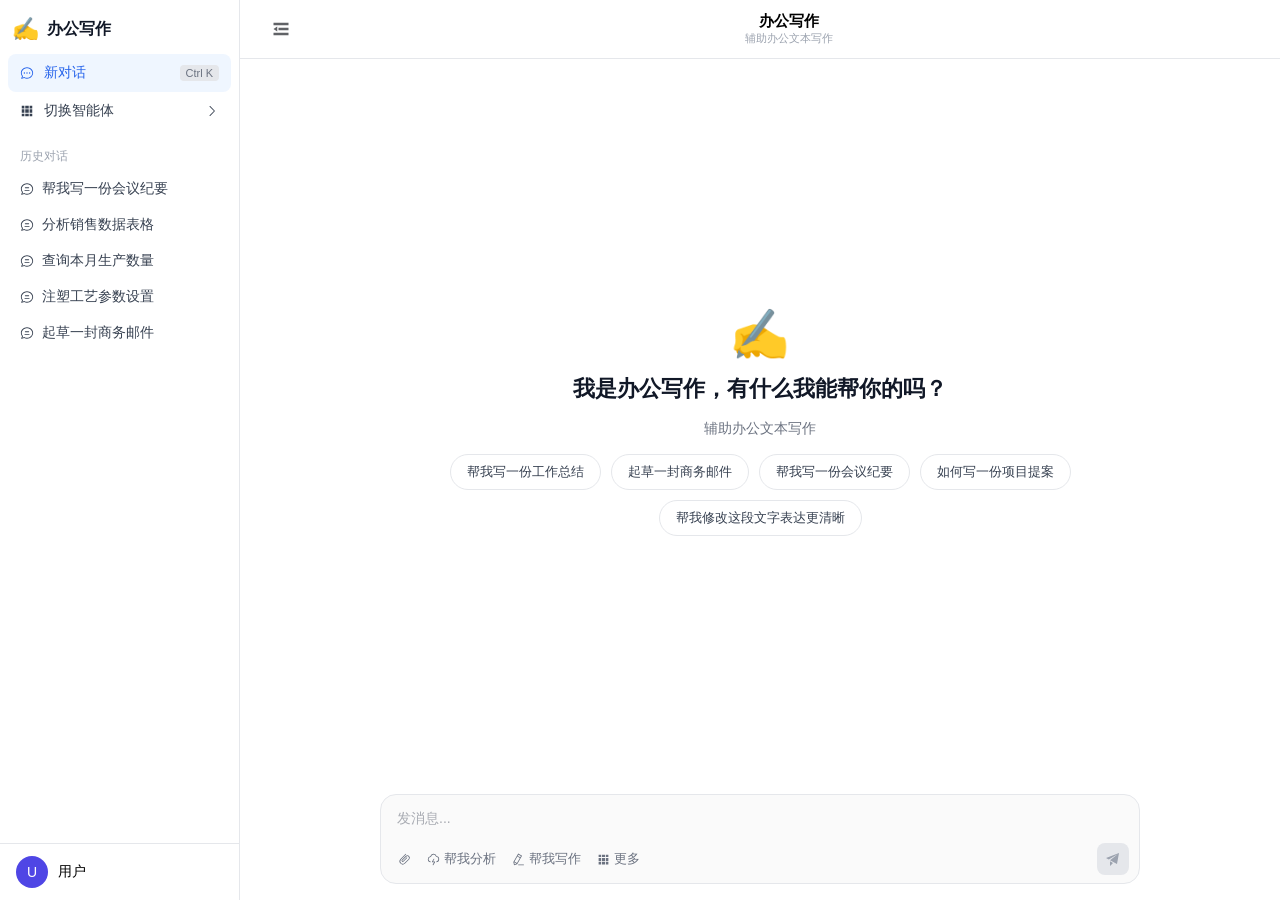
<file: WebAppLauncher/apps/ai/index.html>
<!DOCTYPE html>
<html lang="zh-CN">
  <head>
    <meta charset="UTF-8" />
    <meta name="viewport" content="width=device-width, initial-scale=1.0" />
    <title>AI 智能助手</title>
    <script type="module" crossorigin src="./assets/index-77_NQBkw.js"></script>
    <link rel="stylesheet" crossorigin href="./assets/index-C-NJ8tcd.css">
  </head>
  <body>
    <div id="app"></div>
  </body>
</html>
</file>
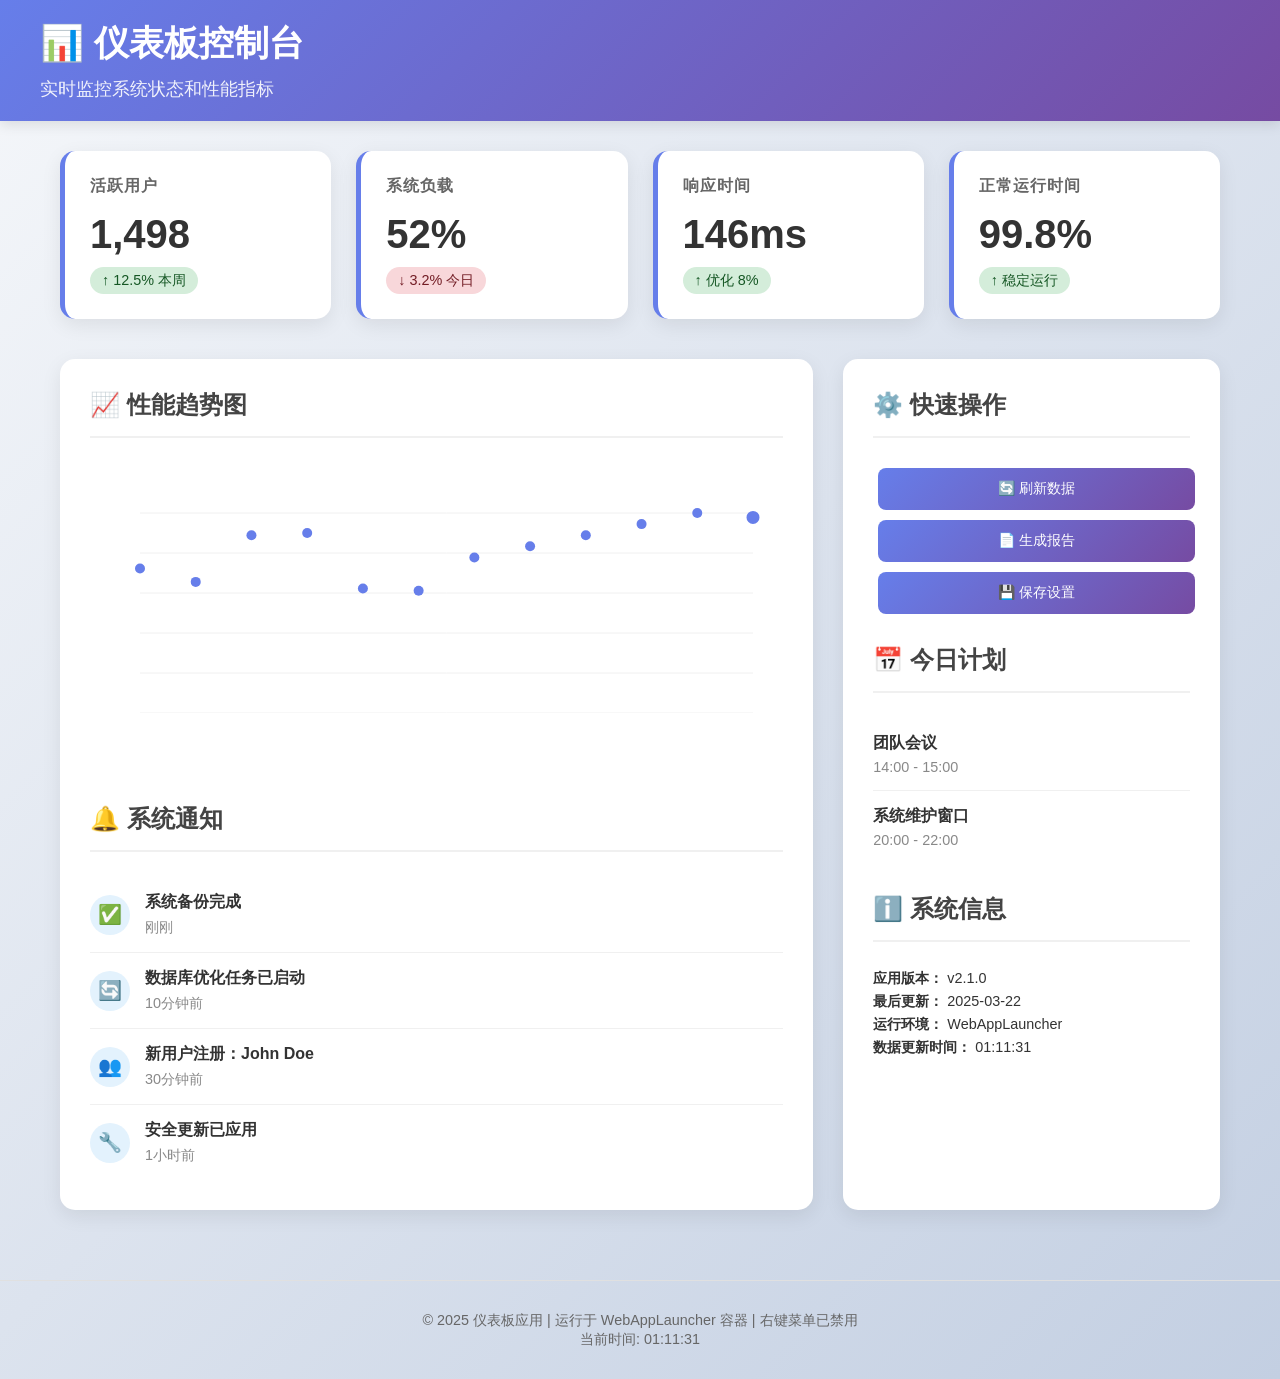
<file: WebAppLauncher/apps/app1/index.html>
<!DOCTYPE html>
<html lang="zh-CN">
<head>
    <meta charset="UTF-8">
    <meta name="viewport" content="width=device-width, initial-scale=1.0">
    <title>仪表板应用</title>
    <style>
        * {
            margin: 0;
            padding: 0;
            box-sizing: border-box;
        }

        body {
            font-family: 'Microsoft YaHei', sans-serif;
            background: linear-gradient(135deg, #f5f7fa 0%, #c3cfe2 100%);
            min-height: 100vh;
            color: #333;
        }

        .header {
            background: linear-gradient(135deg, #667eea 0%, #764ba2 100%);
            color: white;
            padding: 20px 40px;
            box-shadow: 0 4px 12px rgba(0, 0, 0, 0.1);
        }

        .header h1 {
            font-size: 2.2rem;
            margin-bottom: 10px;
        }

        .header p {
            opacity: 0.9;
            font-size: 1.1rem;
        }

        .container {
            max-width: 1200px;
            margin: 0 auto;
            padding: 30px 20px;
        }

        .stats-grid {
            display: grid;
            grid-template-columns: repeat(auto-fit, minmax(250px, 1fr));
            gap: 25px;
            margin-bottom: 40px;
        }

        .stat-card {
            background: white;
            border-radius: 15px;
            padding: 25px;
            box-shadow: 0 6px 20px rgba(0, 0, 0, 0.08);
            transition: transform 0.3s ease, box-shadow 0.3s ease;
            border-left: 5px solid #667eea;
        }

        .stat-card:hover {
            transform: translateY(-5px);
            box-shadow: 0 12px 25px rgba(0, 0, 0, 0.12);
        }

        .stat-card h3 {
            font-size: 1rem;
            color: #666;
            margin-bottom: 15px;
            text-transform: uppercase;
            letter-spacing: 1px;
        }

        .stat-card .value {
            font-size: 2.5rem;
            font-weight: bold;
            color: #333;
            margin-bottom: 10px;
        }

        .stat-card .trend {
            font-size: 0.9rem;
            padding: 4px 12px;
            border-radius: 20px;
            display: inline-block;
        }

        .trend.up {
            background: #d4edda;
            color: #155724;
        }

        .trend.down {
            background: #f8d7da;
            color: #721c24;
        }

        .content-grid {
            display: grid;
            grid-template-columns: 2fr 1fr;
            gap: 30px;
        }

        .main-content {
            background: white;
            border-radius: 15px;
            padding: 30px;
            box-shadow: 0 6px 20px rgba(0, 0, 0, 0.08);
        }

        .sidebar {
            background: white;
            border-radius: 15px;
            padding: 30px;
            box-shadow: 0 6px 20px rgba(0, 0, 0, 0.08);
        }

        h2 {
            font-size: 1.5rem;
            margin-bottom: 25px;
            color: #444;
            padding-bottom: 15px;
            border-bottom: 2px solid #f0f0f0;
        }

        .activity-list {
            list-style: none;
        }

        .activity-item {
            padding: 15px 0;
            border-bottom: 1px solid #f0f0f0;
            display: flex;
            align-items: center;
        }

        .activity-item:last-child {
            border-bottom: none;
        }

        .activity-icon {
            width: 40px;
            height: 40px;
            border-radius: 50%;
            background: #e3f2fd;
            display: flex;
            align-items: center;
            justify-content: center;
            margin-right: 15px;
            font-size: 1.2rem;
        }

        .activity-details {
            flex: 1;
        }

        .activity-title {
            font-weight: 600;
            margin-bottom: 5px;
        }

        .activity-time {
            font-size: 0.9rem;
            color: #888;
        }

        .chart-container {
            height: 300px;
            margin-top: 20px;
            position: relative;
        }

        .footer {
            text-align: center;
            padding: 30px;
            color: #666;
            font-size: 0.9rem;
            border-top: 1px solid #e0e0e0;
            margin-top: 40px;
        }

        .notification {
            position: fixed;
            bottom: 20px;
            right: 20px;
            background: #28a745;
            color: white;
            padding: 15px 25px;
            border-radius: 10px;
            box-shadow: 0 4px 15px rgba(0, 0, 0, 0.2);
            display: none;
            z-index: 1000;
        }

        @keyframes fadeIn {
            from { opacity: 0; transform: translateY(20px); }
            to { opacity: 1; transform: translateY(0); }
        }

        .stat-card, .main-content, .sidebar {
            animation: fadeIn 0.6s ease-out;
        }
    </style>
</head>
<body>
    <div class="header">
        <h1>📊 仪表板控制台</h1>
        <p>实时监控系统状态和性能指标</p>
    </div>

    <div class="container">
        <div class="stats-grid">
            <div class="stat-card">
                <h3>活跃用户</h3>
                <div class="value" id="activeUsers">1,248</div>
                <span class="trend up">↑ 12.5% 本周</span>
            </div>
            <div class="stat-card">
                <h3>系统负载</h3>
                <div class="value" id="systemLoad">68%</div>
                <span class="trend down">↓ 3.2% 今日</span>
            </div>
            <div class="stat-card">
                <h3>响应时间</h3>
                <div class="value" id="responseTime">142ms</div>
                <span class="trend up">↑ 优化 8%</span>
            </div>
            <div class="stat-card">
                <h3>正常运行时间</h3>
                <div class="value" id="uptime">99.8%</div>
                <span class="trend up">↑ 稳定运行</span>
            </div>
        </div>

        <div class="content-grid">
            <div class="main-content">
                <h2>📈 性能趋势图</h2>
                <div class="chart-container" id="performanceChart">
                    <!-- 图表将通过JavaScript生成 -->
                    <canvas id="chartCanvas"></canvas>
                </div>
                
                <h2 style="margin-top: 40px;">🔔 系统通知</h2>
                <ul class="activity-list">
                    <li class="activity-item">
                        <div class="activity-icon">✅</div>
                        <div class="activity-details">
                            <div class="activity-title">系统备份完成</div>
                            <div class="activity-time">刚刚</div>
                        </div>
                    </li>
                    <li class="activity-item">
                        <div class="activity-icon">🔄</div>
                        <div class="activity-details">
                            <div class="activity-title">数据库优化任务已启动</div>
                            <div class="activity-time">10分钟前</div>
                        </div>
                    </li>
                    <li class="activity-item">
                        <div class="activity-icon">👥</div>
                        <div class="activity-details">
                            <div class="activity-title">新用户注册：John Doe</div>
                            <div class="activity-time">30分钟前</div>
                        </div>
                    </li>
                    <li class="activity-item">
                        <div class="activity-icon">🔧</div>
                        <div class="activity-details">
                            <div class="activity-title">安全更新已应用</div>
                            <div class="activity-time">1小时前</div>
                        </div>
                    </li>
                </ul>
            </div>

            <div class="sidebar">
                <h2>⚙️ 快速操作</h2>
                <div style="margin-bottom: 25px;">
                    <button class="action-btn" onclick="refreshData()">🔄 刷新数据</button>
                    <button class="action-btn" onclick="generateReport()">📄 生成报告</button>
                    <button class="action-btn" onclick="showNotification('设置已保存')">💾 保存设置</button>
                </div>

                <h2>📅 今日计划</h2>
                <ul class="activity-list">
                    <li class="activity-item">
                        <div class="activity-details">
                            <div class="activity-title">团队会议</div>
                            <div class="activity-time">14:00 - 15:00</div>
                        </div>
                    </li>
                    <li class="activity-item">
                        <div class="activity-details">
                            <div class="activity-title">系统维护窗口</div>
                            <div class="activity-time">20:00 - 22:00</div>
                        </div>
                    </li>
                </ul>

                <h2 style="margin-top: 30px;">ℹ️ 系统信息</h2>
                <div style="font-size: 0.9rem; line-height: 1.6;">
                    <p><strong>应用版本：</strong> v2.1.0</p>
                    <p><strong>最后更新：</strong> 2025-03-22</p>
                    <p><strong>运行环境：</strong> WebAppLauncher</p>
                    <p><strong>数据更新时间：</strong> <span id="updateTime">--:--:--</span></p>
                </div>
            </div>
        </div>
    </div>

    <div class="footer">
        <p>© 2025 仪表板应用 | 运行于 WebAppLauncher 容器 | 右键菜单已禁用</p>
        <p>当前时间: <span id="currentTime">--:--:--</span></p>
    </div>

    <div class="notification" id="notification">
        操作成功！
    </div>

    <script>
        // 初始化时间显示
        function updateTime() {
            const now = new Date();
            document.getElementById('currentTime').textContent = 
                now.toLocaleTimeString('zh-CN');
            document.getElementById('updateTime').textContent = 
                now.toLocaleTimeString('zh-CN');
        }
        
        // 更新统计数据
        function updateStats() {
            const users = Math.floor(Math.random() * 500) + 1000;
            const load = Math.floor(Math.random() * 30) + 50;
            const response = Math.floor(Math.random() * 50) + 100;
            
            document.getElementById('activeUsers').textContent = 
                users.toLocaleString();
            document.getElementById('systemLoad').textContent = 
                load + '%';
            document.getElementById('responseTime').textContent = 
                response + 'ms';
        }
        
        // 显示通知
        function showNotification(message) {
            const notification = document.getElementById('notification');
            notification.textContent = message;
            notification.style.display = 'block';
            
            setTimeout(() => {
                notification.style.display = 'none';
            }, 3000);
        }
        
        // 刷新数据
        function refreshData() {
            updateStats();
            showNotification('数据已刷新');
        }
        
        // 生成报告
        function generateReport() {
            showNotification('报告生成中...');
            setTimeout(() => {
                showNotification('报告已生成并保存');
            }, 1500);
        }
        
        // 创建简单图表
        function createChart() {
            const canvas = document.getElementById('chartCanvas');
            if (!canvas.getContext) return;
            
            const ctx = canvas.getContext('2d');
            canvas.width = document.querySelector('.chart-container').offsetWidth;
            canvas.height = 250;
            
            // 绘制简单折线图
            const data = [65, 59, 80, 81, 56, 55, 70, 75, 80, 85, 90, 88];
            const labels = ['1月', '2月', '3月', '4月', '5月', '6月', 
                          '7月', '8月', '9月', '10月', '11月', '12月'];
            
            const max = Math.max(...data);
            const scale = 200 / max;
            
            ctx.clearRect(0, 0, canvas.width, canvas.height);
            
            // 绘制网格
            ctx.strokeStyle = '#f0f0f0';
            ctx.lineWidth = 1;
            
            for (let i = 0; i <= 5; i++) {
                const y = 50 + i * 40;
                ctx.beginPath();
                ctx.moveTo(50, y);
                ctx.lineTo(canvas.width - 30, y);
                ctx.stroke();
            }
            
            // 绘制折线
            ctx.strokeStyle = '#667eea';
            ctx.lineWidth = 3;
            ctx.beginPath();
            
            data.forEach((value, index) => {
                const x = 50 + index * (canvas.width - 80) / (data.length - 1);
                const y = 250 - value * scale;
                
                if (index === 0) {
                    ctx.moveTo(x, y);
                } else {
                    ctx.lineTo(x, y);
                }
                
                // 绘制数据点
                ctx.fillStyle = '#667eea';
                ctx.beginPath();
                ctx.arc(x, y, 5, 0, Math.PI * 2);
                ctx.fill();
            });
            
            ctx.stroke();
            
            // 绘制标签
            ctx.fillStyle = '#666';
            ctx.font = '12px Microsoft YaHei';
            ctx.textAlign = 'center';
            
            labels.forEach((label, index) => {
                const x = 50 + index * (canvas.width - 80) / (data.length - 1);
                ctx.fillText(label, x, 270);
            });
        }
        
        // 初始化
        function init() {
            updateTime();
            updateStats();
            createChart();
            
            // 每秒更新时间
            setInterval(updateTime, 1000);
            
            // 每30秒更新数据
            setInterval(updateStats, 30000);
            
            // 每5分钟重新绘制图表
            setInterval(createChart, 300000);
            
            // 发送加载完成消息
            if (window.chrome && window.chrome.webview) {
                window.chrome.webview.postMessage('仪表板应用已加载');
            }
        }
        
        // 页面加载完成后初始化
        window.addEventListener('load', init);
        
        // 添加按钮样式
        const style = document.createElement('style');
        style.textContent = `
            .action-btn {
                background: linear-gradient(135deg, #667eea 0%, #764ba2 100%);
                color: white;
                border: none;
                padding: 12px 20px;
                border-radius: 8px;
                font-size: 14px;
                cursor: pointer;
                margin: 5px;
                transition: transform 0.2s, box-shadow 0.2s;
                width: 100%;
            }
            
            .action-btn:hover {
                transform: translateY(-2px);
                box-shadow: 0 6px 15px rgba(102, 126, 234, 0.3);
            }
            
            .action-btn:active {
                transform: translateY(0);
            }
        `;
        document.head.appendChild(style);
    </script>
</body>
</html>
</file>
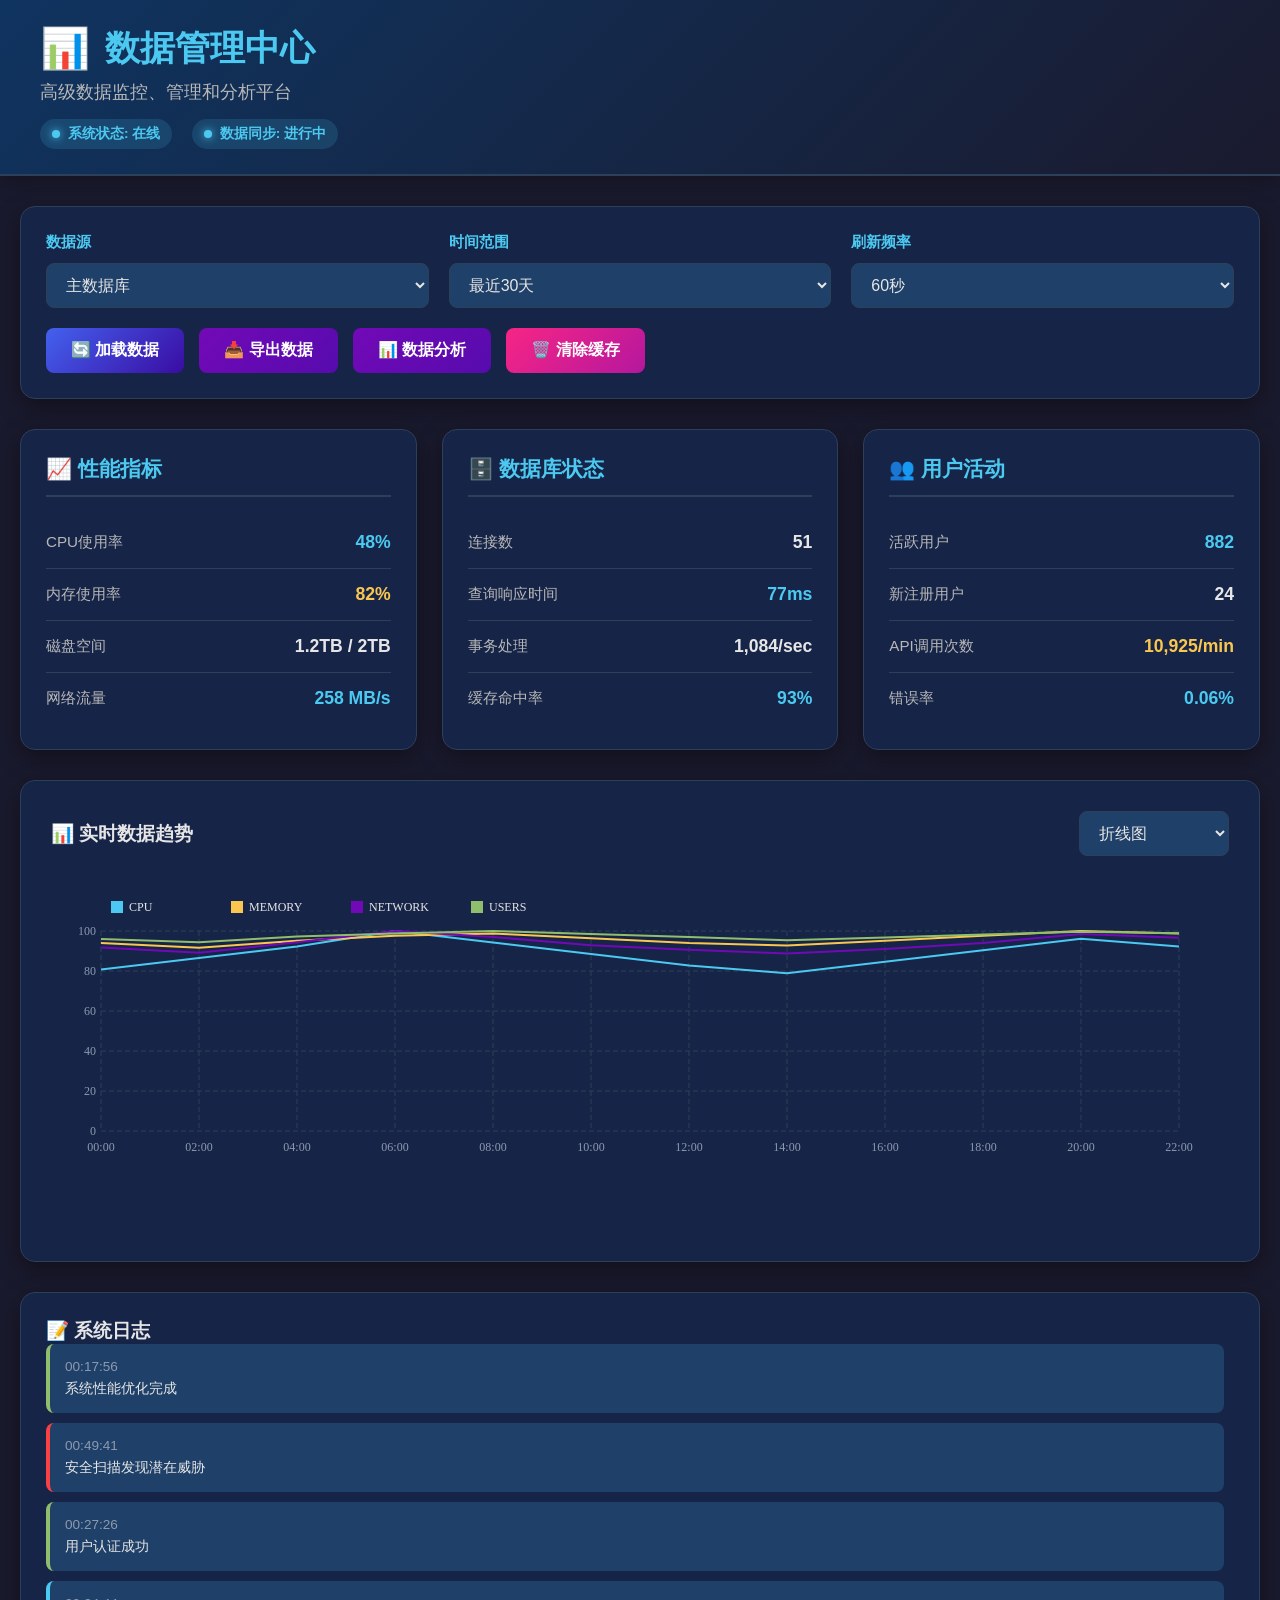
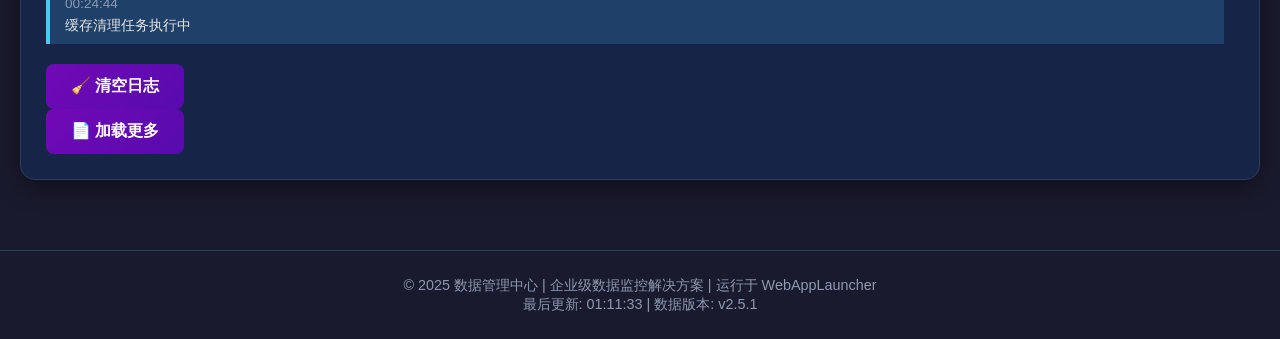
<file: WebAppLauncher/apps/app2/index.html>
<!DOCTYPE html>
<html lang="zh-CN">
<head>
    <meta charset="UTF-8">
    <meta name="viewport" content="width=device-width, initial-scale=1.0">
    <title>数据管理中心</title>
    <style>
        * {
            margin: 0;
            padding: 0;
            box-sizing: border-box;
        }

        body {
            font-family: 'Microsoft YaHei', sans-serif;
            background: #1a1a2e;
            color: #e6e6e6;
            min-height: 100vh;
        }

        .header {
            background: linear-gradient(135deg, #0f3460 0%, #1a1a2e 100%);
            padding: 25px 40px;
            border-bottom: 2px solid #2d4059;
            box-shadow: 0 4px 20px rgba(0, 0, 0, 0.3);
        }

        .header h1 {
            font-size: 2.2rem;
            color: #4cc9f0;
            margin-bottom: 8px;
            display: flex;
            align-items: center;
            gap: 15px;
        }

        .header h1::before {
            content: "📊";
            font-size: 2.5rem;
        }

        .header p {
            color: #b8b8b8;
            font-size: 1.1rem;
        }

        .container {
            max-width: 1400px;
            margin: 0 auto;
            padding: 30px 20px;
        }

        .control-panel {
            background: #162447;
            border-radius: 15px;
            padding: 25px;
            margin-bottom: 30px;
            box-shadow: 0 8px 25px rgba(0, 0, 0, 0.4);
            border: 1px solid #2d4059;
        }

        .control-grid {
            display: grid;
            grid-template-columns: repeat(auto-fit, minmax(200px, 1fr));
            gap: 20px;
            margin-bottom: 20px;
        }

        .control-item {
            display: flex;
            flex-direction: column;
            gap: 10px;
        }

        .control-item label {
            color: #4cc9f0;
            font-weight: 600;
            font-size: 0.95rem;
        }

        .control-input {
            background: #1f4068;
            border: 1px solid #2d4059;
            color: #e6e6e6;
            padding: 12px 15px;
            border-radius: 8px;
            font-size: 1rem;
            transition: border-color 0.3s;
        }

        .control-input:focus {
            outline: none;
            border-color: #4cc9f0;
            box-shadow: 0 0 0 2px rgba(76, 201, 240, 0.2);
        }

        .control-btn {
            background: linear-gradient(135deg, #4361ee 0%, #3a0ca3 100%);
            color: white;
            border: none;
            padding: 12px 25px;
            border-radius: 8px;
            font-size: 1rem;
            font-weight: 600;
            cursor: pointer;
            transition: transform 0.2s, box-shadow 0.2s;
            display: flex;
            align-items: center;
            justify-content: center;
            gap: 10px;
        }

        .control-btn:hover {
            transform: translateY(-2px);
            box-shadow: 0 6px 20px rgba(67, 97, 238, 0.4);
        }

        .control-btn:active {
            transform: translateY(0);
        }

        .btn-primary {
            background: linear-gradient(135deg, #4361ee 0%, #3a0ca3 100%);
        }

        .btn-secondary {
            background: linear-gradient(135deg, #7209b7 0%, #560bad 100%);
        }

        .btn-danger {
            background: linear-gradient(135deg, #f72585 0%, #b5179e 100%);
        }

        .data-grid {
            display: grid;
            grid-template-columns: repeat(auto-fit, minmax(300px, 1fr));
            gap: 25px;
            margin-bottom: 30px;
        }

        .data-card {
            background: #162447;
            border-radius: 15px;
            padding: 25px;
            box-shadow: 0 8px 25px rgba(0, 0, 0, 0.4);
            border: 1px solid #2d4059;
            transition: transform 0.3s, box-shadow 0.3s;
        }

        .data-card:hover {
            transform: translateY(-5px);
            box-shadow: 0 12px 30px rgba(0, 0, 0, 0.5);
            border-color: #4361ee;
        }

        .data-card h3 {
            color: #4cc9f0;
            font-size: 1.3rem;
            margin-bottom: 20px;
            padding-bottom: 12px;
            border-bottom: 2px solid #2d4059;
            display: flex;
            align-items: center;
            gap: 10px;
        }

        .data-list {
            list-style: none;
        }

        .data-item {
            padding: 15px 0;
            border-bottom: 1px solid #2d4059;
            display: flex;
            justify-content: space-between;
            align-items: center;
        }

        .data-item:last-child {
            border-bottom: none;
        }

        .data-label {
            color: #b8b8b8;
            font-size: 0.95rem;
        }

        .data-value {
            color: #e6e6e6;
            font-weight: 600;
            font-size: 1.1rem;
        }

        .data-value.high {
            color: #4cc9f0;
        }

        .data-value.warning {
            color: #f9c74f;
        }

        .data-value.danger {
            color: #f94144;
        }

        .chart-section {
            background: #162447;
            border-radius: 15px;
            padding: 30px;
            margin-bottom: 30px;
            box-shadow: 0 8px 25px rgba(0, 0, 0, 0.4);
            border: 1px solid #2d4059;
        }

        .chart-header {
            display: flex;
            justify-content: space-between;
            align-items: center;
            margin-bottom: 25px;
        }

        .chart-container {
            height: 350px;
            position: relative;
        }

        .logs-section {
            background: #162447;
            border-radius: 15px;
            padding: 25px;
            box-shadow: 0 8px 25px rgba(0, 0, 0, 0.4);
            border: 1px solid #2d4059;
        }

        .logs-container {
            max-height: 300px;
            overflow-y: auto;
            padding-right: 10px;
        }

        .log-entry {
            background: #1f4068;
            padding: 15px;
            margin-bottom: 10px;
            border-radius: 8px;
            border-left: 4px solid;
            font-size: 0.9rem;
        }

        .log-entry.info {
            border-left-color: #4cc9f0;
        }

        .log-entry.warning {
            border-left-color: #f9c74f;
        }

        .log-entry.error {
            border-left-color: #f94144;
        }

        .log-entry.success {
            border-left-color: #90be6d;
        }

        .log-time {
            color: #8d99ae;
            font-size: 0.85rem;
            margin-bottom: 5px;
        }

        .log-message {
            color: #e6e6e6;
        }

        .footer {
            text-align: center;
            padding: 25px;
            color: #8d99ae;
            font-size: 0.9rem;
            border-top: 1px solid #2d4059;
            margin-top: 40px;
        }

        .status-indicator {
            display: inline-flex;
            align-items: center;
            gap: 8px;
            padding: 6px 12px;
            border-radius: 20px;
            font-size: 0.85rem;
            font-weight: 600;
        }

        .status-online {
            background: rgba(76, 201, 240, 0.15);
            color: #4cc9f0;
        }

        .status-offline {
            background: rgba(249, 65, 68, 0.15);
            color: #f94144;
        }

        .status-pending {
            background: rgba(249, 199, 79, 0.15);
            color: #f9c74f;
        }

        .status-dot {
            width: 8px;
            height: 8px;
            border-radius: 50%;
        }

        .status-online .status-dot {
            background: #4cc9f0;
            box-shadow: 0 0 8px #4cc9f0;
        }

        .status-offline .status-dot {
            background: #f94144;
        }

        .status-pending .status-dot {
            background: #f9c74f;
        }

        @keyframes pulse {
            0%, 100% { opacity: 1; }
            50% { opacity: 0.5; }
        }

        .pulse {
            animation: pulse 2s infinite;
        }

        @keyframes slideIn {
            from { opacity: 0; transform: translateY(20px); }
            to { opacity: 1; transform: translateY(0); }
        }

        .data-card, .chart-section, .logs-section {
            animation: slideIn 0.6s ease-out;
        }
    </style>
</head>
<body>
    <div class="header">
        <h1>数据管理中心</h1>
        <p>高级数据监控、管理和分析平台</p>
        <div style="margin-top: 15px;">
            <span class="status-indicator status-online">
                <span class="status-dot"></span>
                系统状态: 在线
            </span>
            <span class="status-indicator status-online" style="margin-left: 15px;">
                <span class="status-dot pulse"></span>
                数据同步: 进行中
            </span>
        </div>
    </div>

    <div class="container">
        <div class="control-panel">
            <div class="control-grid">
                <div class="control-item">
                    <label for="dataSource">数据源</label>
                    <select id="dataSource" class="control-input">
                        <option value="db1">主数据库</option>
                        <option value="db2">备份数据库</option>
                        <option value="api">API接口</option>
                        <option value="file">本地文件</option>
                    </select>
                </div>
                <div class="control-item">
                    <label for="timeRange">时间范围</label>
                    <select id="timeRange" class="control-input">
                        <option value="1h">最近1小时</option>
                        <option value="24h">最近24小时</option>
                        <option value="7d">最近7天</option>
                        <option value="30d" selected>最近30天</option>
                        <option value="custom">自定义</option>
                    </select>
                </div>
                <div class="control-item">
                    <label for="refreshRate">刷新频率</label>
                    <select id="refreshRate" class="control-input">
                        <option value="30">30秒</option>
                        <option value="60" selected>60秒</option>
                        <option value="300">5分钟</option>
                        <option value="900">15分钟</option>
                        <option value="manual">手动刷新</option>
                    </select>
                </div>
            </div>
            
            <div style="display: flex; gap: 15px; margin-top: 20px;">
                <button class="control-btn btn-primary" onclick="loadData()">
                    🔄 加载数据
                </button>
                <button class="control-btn btn-secondary" onclick="exportData()">
                    📥 导出数据
                </button>
                <button class="control-btn btn-secondary" onclick="analyzeData()">
                    📊 数据分析
                </button>
                <button class="control-btn btn-danger" onclick="clearCache()">
                    🗑️ 清除缓存
                </button>
            </div>
        </div>

        <div class="data-grid">
            <div class="data-card">
                <h3>📈 性能指标</h3>
                <ul class="data-list">
                    <li class="data-item">
                        <span class="data-label">CPU使用率</span>
                        <span class="data-value high" id="cpuUsage">42%</span>
                    </li>
                    <li class="data-item">
                        <span class="data-label">内存使用率</span>
                        <span class="data-value warning" id="memoryUsage">78%</span>
                    </li>
                    <li class="data-item">
                        <span class="data-label">磁盘空间</span>
                        <span class="data-value" id="diskSpace">1.2TB / 2TB</span>
                    </li>
                    <li class="data-item">
                        <span class="data-label">网络流量</span>
                        <span class="data-value high" id="networkTraffic">245 MB/s</span>
                    </li>
                </ul>
            </div>

            <div class="data-card">
                <h3>🗄️ 数据库状态</h3>
                <ul class="data-list">
                    <li class="data-item">
                        <span class="data-label">连接数</span>
                        <span class="data-value" id="dbConnections">48</span>
                    </li>
                    <li class="data-item">
                        <span class="data-label">查询响应时间</span>
                        <span class="data-value high" id="queryResponse">86ms</span>
                    </li>
                    <li class="data-item">
                        <span class="data-label">事务处理</span>
                        <span class="data-value" id="transactions">1,248/sec</span>
                    </li>
                    <li class="data-item">
                        <span class="data-label">缓存命中率</span>
                        <span class="data-value high" id="cacheHitRate">94%</span>
                    </li>
                </ul>
            </div>

            <div class="data-card">
                <h3>👥 用户活动</h3>
                <ul class="data-list">
                    <li class="data-item">
                        <span class="data-label">活跃用户</span>
                        <span class="data-value high" id="activeUsers">856</span>
                    </li>
                    <li class="data-item">
                        <span class="data-label">新注册用户</span>
                        <span class="data-value" id="newUsers">24</span>
                    </li>
                    <li class="data-item">
                        <span class="data-label">API调用次数</span>
                        <span class="data-value warning" id="apiCalls">12,458/min</span>
                    </li>
                    <li class="data-item">
                        <span class="data-label">错误率</span>
                        <span class="data-value high" id="errorRate">0.42%</span>
                    </li>
                </ul>
            </div>
        </div>

        <div class="chart-section">
            <div class="chart-header">
                <h3>📊 实时数据趋势</h3>
                <div>
                    <select id="chartType" class="control-input" style="width: 150px;">
                        <option value="line">折线图</option>
                        <option value="bar">柱状图</option>
                        <option value="area">面积图</option>
                    </select>
                </div>
            </div>
            <div class="chart-container">
                <canvas id="realTimeChart"></canvas>
            </div>
        </div>

        <div class="logs-section">
            <h3>📝 系统日志</h3>
            <div class="logs-container" id="logsContainer">
                <!-- 日志将通过JavaScript动态添加 -->
            </div>
            <div style="margin-top: 20px; text-align: center;">
                <button class="control-btn btn-secondary" onclick="clearLogs()">
                    🧹 清空日志
                </button>
                <button class="control-btn btn-secondary" onclick="loadMoreLogs()">
                    📄 加载更多
                </button>
            </div>
        </div>
    </div>

    <div class="footer">
        <p>© 2025 数据管理中心 | 企业级数据监控解决方案 | 运行于 WebAppLauncher</p>
        <p>最后更新: <span id="lastUpdate">--:--:--</span> | 数据版本: v2.5.1</p>
    </div>

    <script>
        // 模拟数据
        const mockData = {
            cpu: [42, 45, 48, 52, 49, 46, 43, 41, 44, 47, 50, 48],
            memory: [78, 76, 79, 81, 82, 80, 78, 77, 79, 81, 83, 82],
            network: [245, 238, 252, 267, 259, 248, 242, 237, 243, 251, 263, 258],
            users: [856, 842, 867, 881, 892, 879, 865, 851, 863, 876, 889, 882]
        };

        // 日志类型
        const logTypes = ['info', 'warning', 'error', 'success'];
        const logMessages = [
            '数据库备份任务已启动',
            '检测到异常网络请求',
            '用户认证成功',
            '系统性能优化完成',
            '缓存清理任务执行中',
            'API接口响应超时',
            '数据同步完成',
            '安全扫描发现潜在威胁',
            '系统更新已应用',
            '磁盘空间使用率超过阈值'
        ];

        // 初始化
        function init() {
            updateStats();
            updateTime();
            createChart();
            generateLogs();
            
            // 自动刷新
            startAutoRefresh();
            
            // 发送加载完成消息
            if (window.chrome && window.chrome.webview) {
                window.chrome.webview.postMessage('数据管理中心已加载');
            }
        }

        // 更新统计数据
        function updateStats() {
            document.getElementById('cpuUsage').textContent = 
                mockData.cpu[mockData.cpu.length - 1] + '%';
            document.getElementById('memoryUsage').textContent = 
                mockData.memory[mockData.memory.length - 1] + '%';
            document.getElementById('networkTraffic').textContent = 
                mockData.network[mockData.network.length - 1] + ' MB/s';
            document.getElementById('activeUsers').textContent = 
                mockData.users[mockData.users.length - 1];
            
            // 随机生成其他数据
            document.getElementById('dbConnections').textContent = 
                Math.floor(Math.random() * 20) + 40;
            document.getElementById('queryResponse').textContent = 
                Math.floor(Math.random() * 50) + 60 + 'ms';
            document.getElementById('transactions').textContent = 
                (Math.floor(Math.random() * 500) + 1000).toLocaleString() + '/sec';
            document.getElementById('cacheHitRate').textContent = 
                Math.floor(Math.random() * 10) + 90 + '%';
            document.getElementById('newUsers').textContent = 
                Math.floor(Math.random() * 10) + 20;
            document.getElementById('apiCalls').textContent = 
                (Math.floor(Math.random() * 3000) + 10000).toLocaleString() + '/min';
            document.getElementById('errorRate').textContent = 
                (Math.random() * 0.5).toFixed(2) + '%';
        }

        // 更新时间
        function updateTime() {
            const now = new Date();
            document.getElementById('lastUpdate').textContent = 
                now.toLocaleTimeString('zh-CN');
        }

        // 创建图表
        function createChart() {
            const canvas = document.getElementById('realTimeChart');
            if (!canvas.getContext) return;
            
            const ctx = canvas.getContext('2d');
            canvas.width = document.querySelector('.chart-container').offsetWidth;
            canvas.height = 300;
            
            const chartType = document.getElementById('chartType').value;
            const labels = ['00:00', '02:00', '04:00', '06:00', '08:00', '10:00', 
                          '12:00', '14:00', '16:00', '18:00', '20:00', '22:00'];
            
            ctx.clearRect(0, 0, canvas.width, canvas.height);
            
            // 绘制背景网格
            ctx.strokeStyle = '#2d4059';
            ctx.lineWidth = 1;
            ctx.setLineDash([5, 3]);
            
            // 垂直网格
            const xStep = (canvas.width - 100) / (labels.length - 1);
            for (let i = 0; i < labels.length; i++) {
                const x = 50 + i * xStep;
                ctx.beginPath();
                ctx.moveTo(x, 50);
                ctx.lineTo(x, canvas.height - 50);
                ctx.stroke();
            }
            
            // 水平网格
            for (let i = 0; i <= 5; i++) {
                const y = 50 + i * (canvas.height - 100) / 5;
                ctx.beginPath();
                ctx.moveTo(50, y);
                ctx.lineTo(canvas.width - 50, y);
                ctx.stroke();
            }
            
            ctx.setLineDash([]);
            
            // 根据图表类型绘制
            const colors = {
                cpu: '#4cc9f0',
                memory: '#f9c74f',
                network: '#7209b7',
                users: '#90be6d'
            };
            
            Object.entries(mockData).forEach(([key, data], index) => {
                const max = Math.max(...data);
                const scale = (canvas.height - 100) / max;
                
                ctx.strokeStyle = colors[key] || '#4361ee';
                ctx.lineWidth = 2;
                ctx.fillStyle = colors[key] || '#4361ee';
                
                if (chartType === 'line' || chartType === 'area') {
                    ctx.beginPath();
                    
                    data.forEach((value, dataIndex) => {
                        const x = 50 + dataIndex * xStep;
                        const y = canvas.height - 50 - value * scale;
                        
                        if (dataIndex === 0) {
                            ctx.moveTo(x, y);
                        } else {
                            ctx.lineTo(x, y);
                        }
                    });
                    
                    ctx.stroke();
                    
                    // 如果是面积图，填充区域
                    if (chartType === 'area') {
                        ctx.lineTo(50 + (data.length - 1) * xStep, canvas.height - 50);
                        ctx.lineTo(50, canvas.height - 50);
                        ctx.closePath();
                        ctx.globalAlpha = 0.2;
                        ctx.fill();
                        ctx.globalAlpha = 1;
                    }
                } else if (chartType === 'bar') {
                    const barWidth = xStep * 0.6;
                    
                    data.forEach((value, dataIndex) => {
                        const x = 50 + dataIndex * xStep - barWidth / 2;
                        const height = value * scale;
                        const y = canvas.height - 50 - height;
                        
                        ctx.fillRect(x, y, barWidth, height);
                    });
                }
                
                // 绘制图例
                const legendX = 60 + index * 120;
                ctx.fillStyle = colors[key] || '#4361ee';
                ctx.fillRect(legendX, 20, 12, 12);
                ctx.fillStyle = '#e6e6e6';
                ctx.font = '12px Microsoft YaHei';
                ctx.textAlign = 'left';
                ctx.fillText(key.toUpperCase(), legendX + 18, 30);
            });
            
            // 绘制坐标轴标签
            ctx.fillStyle = '#8d99ae';
            ctx.font = '12px Microsoft YaHei';
            ctx.textAlign = 'center';
            
            labels.forEach((label, index) => {
                const x = 50 + index * xStep;
                ctx.fillText(label, x, canvas.height - 30);
            });
            
            // Y轴标签
            for (let i = 0; i <= 5; i++) {
                const y = canvas.height - 50 - i * (canvas.height - 100) / 5;
                const value = Math.round(100 * i / 5);
                ctx.textAlign = 'right';
                ctx.fillText(value.toString(), 45, y + 4);
            }
        }

        // 生成日志
        function generateLogs(count = 10) {
            const container = document.getElementById('logsContainer');
            
            for (let i = 0; i < count; i++) {
                const type = logTypes[Math.floor(Math.random() * logTypes.length)];
                const message = logMessages[Math.floor(Math.random() * logMessages.length)];
                const time = new Date(Date.now() - Math.random() * 3600000);
                
                const logEntry = document.createElement('div');
                logEntry.className = `log-entry ${type}`;
                logEntry.innerHTML = `
                    <div class="log-time">${time.toLocaleTimeString('zh-CN')}</div>
                    <div class="log-message">${message}</div>
                `;
                
                container.insertBefore(logEntry, container.firstChild);
            }
        }

        // 开始自动刷新
        function startAutoRefresh() {
            const refreshSelect = document.getElementById('refreshRate');
            let interval = parseInt(refreshSelect.value) * 1000;
            
            if (interval > 0) {
                setInterval(() => {
                    updateStats();
                    updateTime();
                    
                    // 添加新日志
                    if (Math.random() > 0.7) {
                        generateLogs(1);
                    }
                }, interval);
            }
            
            // 监听刷新频率变化
            refreshSelect.addEventListener('change', () => {
                location.reload(); // 简单处理：重新加载页面
            });
        }

        // 加载数据
        function loadData() {
            updateStats();
            updateTime();
            generateLogs(3);
            
            // 模拟加载
            setTimeout(() => {
                alert('数据加载完成！');
            }, 800);
        }

        // 导出数据
        function exportData() {
            alert('数据导出功能开发中...');
        }

        // 数据分析
        function analyzeData() {
            alert('开始数据分析...');
        }

        // 清除缓存
        function clearCache() {
            if (confirm('确定要清除所有缓存数据吗？')) {
                alert('缓存已清除');
            }
        }

        // 清空日志
        function clearLogs() {
            const container = document.getElementById('logsContainer');
            container.innerHTML = '';
            generateLogs(5);
        }

        // 加载更多日志
        function loadMoreLogs() {
            generateLogs(15);
        }

        // 监听图表类型变化
        document.getElementById('chartType').addEventListener('change', createChart);

        // 页面加载完成后初始化
        window.addEventListener('load', init);
    </script>
</body>
</html>
</file>
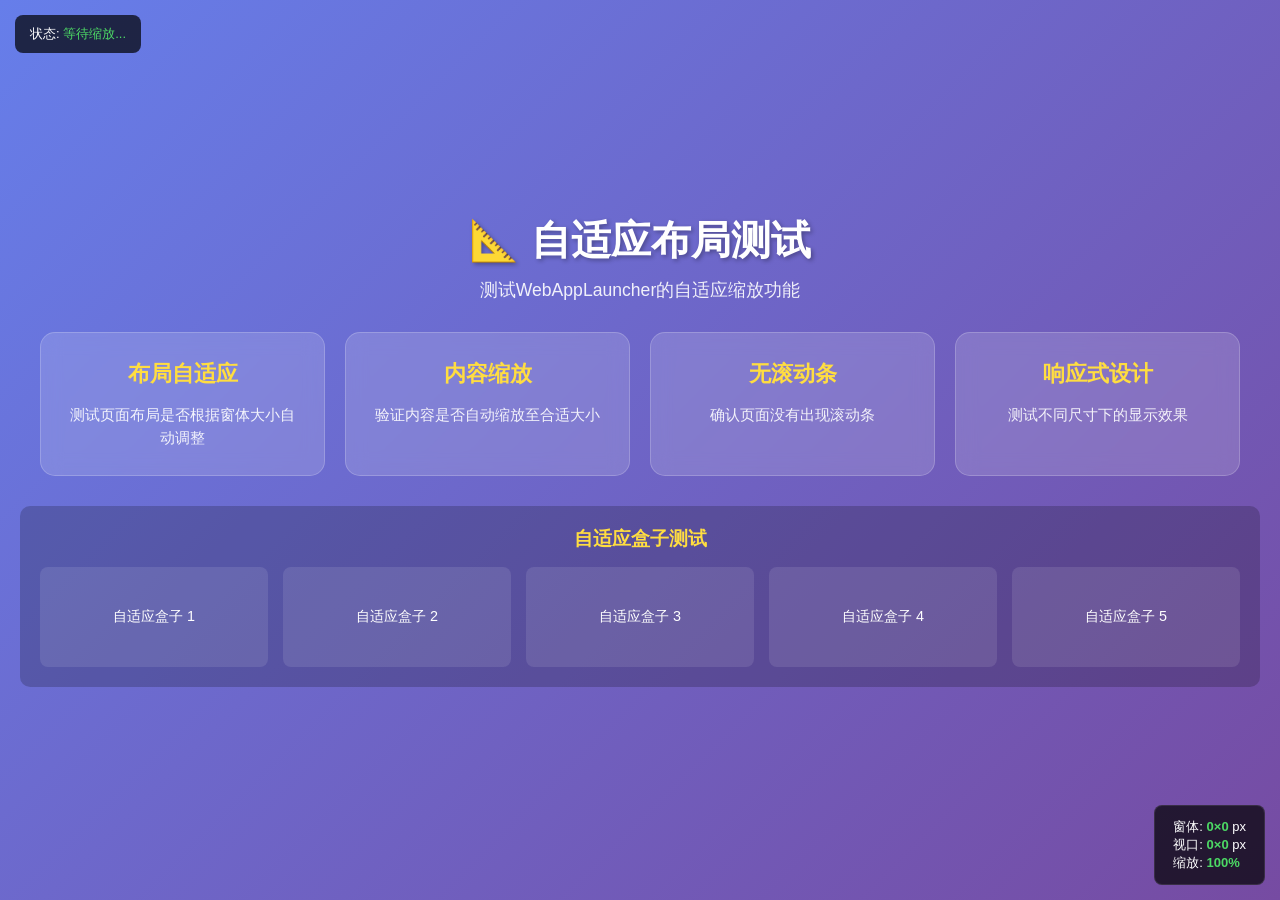
<file: WebAppLauncher/apps/test_responsive.html>
<!DOCTYPE html>
<html>
<head>
    <meta charset="UTF-8">
    <meta name="viewport" content="width=device-width, initial-scale=1.0, maximum-scale=1.0, user-scalable=no">
    <title>自适应布局测试</title>
    <style>
        /* 基础重置 */
        * {
            box-sizing: border-box;
            margin: 0;
            padding: 0;
        }
        
        html, body {
            width: 100%;
            height: 100%;
            overflow: hidden;
            font-family: 'Microsoft YaHei', Arial, sans-serif;
        }
        
        /* 自适应容器 */
        .responsive-container {
            width: 100%;
            height: 100%;
            padding: 20px;
            background: linear-gradient(135deg, #667eea 0%, #764ba2 100%);
            display: flex;
            flex-direction: column;
            align-items: center;
            justify-content: center;
            color: white;
        }
        
        /* 标题区域 */
        .header {
            text-align: center;
            margin-bottom: 30px;
            width: 100%;
        }
        
        .header h1 {
            font-size: 2.5em;
            margin-bottom: 10px;
            text-shadow: 2px 2px 4px rgba(0, 0, 0, 0.3);
        }
        
        .header p {
            font-size: 1.1em;
            opacity: 0.9;
        }
        
        /* 测试网格 */
        .test-grid {
            display: grid;
            grid-template-columns: repeat(auto-fit, minmax(250px, 1fr));
            gap: 20px;
            width: 100%;
            max-width: 1200px;
            margin: 0 auto;
        }
        
        .test-card {
            background: rgba(255, 255, 255, 0.15);
            border-radius: 15px;
            padding: 25px;
            text-align: center;
            backdrop-filter: blur(10px);
            border: 1px solid rgba(255, 255, 255, 0.2);
            transition: transform 0.3s ease, box-shadow 0.3s ease;
        }
        
        .test-card:hover {
            transform: translateY(-5px);
            box-shadow: 0 10px 30px rgba(0, 0, 0, 0.2);
        }
        
        .test-card h3 {
            font-size: 1.4em;
            margin-bottom: 15px;
            color: #ffdd40;
        }
        
        .test-card p {
            font-size: 0.95em;
            line-height: 1.5;
            opacity: 0.9;
        }
        
        /* 尺寸显示器 */
        .size-display {
            position: fixed;
            bottom: 15px;
            right: 15px;
            background: rgba(0, 0, 0, 0.7);
            color: white;
            padding: 12px 18px;
            border-radius: 8px;
            font-size: 13px;
            z-index: 1000;
            border: 1px solid rgba(255, 255, 255, 0.1);
        }
        
        .size-display .label {
            color: #4cd964;
            font-weight: bold;
        }
        
        /* 状态指示器 */
        .status-indicator {
            position: fixed;
            top: 15px;
            left: 15px;
            background: rgba(0, 0, 0, 0.7);
            color: white;
            padding: 10px 15px;
            border-radius: 8px;
            font-size: 13px;
            z-index: 1000;
        }
        
        .status-good {
            color: #4cd964;
        }
        
        .status-warning {
            color: #ff9500;
        }
        
        /* 自适应测试区域 */
        .responsive-test {
            width: 100%;
            margin-top: 30px;
            padding: 20px;
            background: rgba(0, 0, 0, 0.2);
            border-radius: 10px;
        }
        
        .responsive-test h3 {
            text-align: center;
            margin-bottom: 15px;
            color: #ffdd40;
        }
        
        .responsive-boxes {
            display: flex;
            flex-wrap: wrap;
            gap: 15px;
            justify-content: center;
        }
        
        .responsive-box {
            flex: 1;
            min-width: 150px;
            height: 100px;
            background: rgba(255, 255, 255, 0.1);
            border-radius: 8px;
            display: flex;
            align-items: center;
            justify-content: center;
            font-size: 0.9em;
            transition: all 0.3s ease;
        }
        
        /* 媒体查询测试 */
        @media (max-width: 768px) {
            .header h1 {
                font-size: 2em;
            }
            
            .test-grid {
                grid-template-columns: 1fr;
            }
            
            .responsive-box {
                min-width: 120px;
                height: 80px;
            }
        }
        
        @media (max-width: 480px) {
            .header h1 {
                font-size: 1.6em;
            }
            
            .test-card {
                padding: 20px;
            }
            
            .responsive-box {
                min-width: 100px;
                height: 70px;
            }
        }
        
        /* 动画效果 */
        @keyframes fadeIn {
            from { opacity: 0; transform: translateY(20px); }
            to { opacity: 1; transform: translateY(0); }
        }
        
        .fade-in {
            animation: fadeIn 0.5s ease forwards;
        }
        
        .delay-1 { animation-delay: 0.1s; opacity: 0; }
        .delay-2 { animation-delay: 0.2s; opacity: 0; }
        .delay-3 { animation-delay: 0.3s; opacity: 0; }
        .delay-4 { animation-delay: 0.4s; opacity: 0; }
    </style>
</head>
<body>
    <div class="responsive-container">
        <div class="header fade-in">
            <h1>📐 自适应布局测试</h1>
            <p>测试WebAppLauncher的自适应缩放功能</p>
        </div>
        
        <div class="test-grid">
            <div class="test-card fade-in delay-1">
                <h3>布局自适应</h3>
                <p>测试页面布局是否根据窗体大小自动调整</p>
            </div>
            
            <div class="test-card fade-in delay-2">
                <h3>内容缩放</h3>
                <p>验证内容是否自动缩放至合适大小</p>
            </div>
            
            <div class="test-card fade-in delay-3">
                <h3>无滚动条</h3>
                <p>确认页面没有出现滚动条</p>
            </div>
            
            <div class="test-card fade-in delay-4">
                <h3>响应式设计</h3>
                <p>测试不同尺寸下的显示效果</p>
            </div>
        </div>
        
        <div class="responsive-test fade-in">
            <h3>自适应盒子测试</h3>
            <div class="responsive-boxes">
                <div class="responsive-box">自适应盒子 1</div>
                <div class="responsive-box">自适应盒子 2</div>
                <div class="responsive-box">自适应盒子 3</div>
                <div class="responsive-box">自适应盒子 4</div>
                <div class="responsive-box">自适应盒子 5</div>
            </div>
        </div>
    </div>
    
    <div class="status-indicator">
        状态: <span id="status" class="status-good">等待缩放...</span>
    </div>
    
    <div class="size-display">
        <div>窗体: <span id="window-size" class="label">0×0</span> px</div>
        <div>视口: <span id="viewport-size" class="label">0×0</span> px</div>
        <div>缩放: <span id="zoom-level" class="label">100%</span></div>
    </div>
    
    <script>
        // 更新尺寸显示
        function updateSizeDisplay() {
            const windowWidth = window.innerWidth;
            const windowHeight = window.innerHeight;
            
            document.getElementById('window-size').textContent = 
                `${windowWidth}×${windowHeight}`;
            
            document.getElementById('viewport-size').textContent = 
                `${document.documentElement.clientWidth}×${document.documentElement.clientHeight}`;
            
            // 计算缩放级别（基于视口与body的比例）
            const bodyWidth = document.body.scrollWidth;
            const bodyHeight = document.body.scrollHeight;
            const scaleX = windowWidth / bodyWidth;
            const scaleY = windowHeight / bodyHeight;
            const scale = Math.min(scaleX, scaleY) * 100;
            
            document.getElementById('zoom-level').textContent = 
                `${scale.toFixed(1)}%`;
            
            // 更新状态
            const statusElement = document.getElementById('status');
            if (scale < 80) {
                statusElement.textContent = '缩放中...';
                statusElement.className = 'status-warning';
            } else if (scale > 120) {
                statusElement.textContent = '放大中...';
                statusElement.className = 'status-warning';
            } else {
                statusElement.textContent = '正常';
                statusElement.className = 'status-good';
            }
        }
        
        // 监听窗口大小变化
        window.addEventListener('resize', updateSizeDisplay);
        
        // 监听来自宿主应用的消息
        window.chrome.webview.addEventListener('message', function(event) {
            console.log('收到宿主应用消息:', event.data);
            
            const statusElement = document.getElementById('status');
            if (event.data.includes('响应式缩放')) {
                statusElement.textContent = '自适应缩放已应用';
                statusElement.className = 'status-good';
                
                // 显示通知
                showNotification('自适应缩放已应用');
            }
        });
        
        // 显示通知
        function showNotification(message) {
            const notification = document.createElement('div');
            notification.style.cssText = `
                position: fixed;
                top: 50%;
                left: 50%;
                transform: translate(-50%, -50%);
                background: rgba(0, 0, 0, 0.8);
                color: white;
                padding: 20px 30px;
                border-radius: 10px;
                z-index: 2000;
                font-size: 16px;
                text-align: center;
                animation: fadeIn 0.3s ease;
            `;
            notification.textContent = message;
            document.body.appendChild(notification);
            
            setTimeout(() => {
                notification.remove();
            }, 2000);
        }
        
        // 初始化和发送页面加载完成消息
        window.addEventListener('load', function() {
            updateSizeDisplay();
            
            // 发送页面加载完成消息
            window.chrome.webview.postMessage('自适应测试页面已加载完成');
            
            console.log('自适应测试页面已加载，等待缩放应用');
        });
        
        // 定期更新尺寸显示
        setInterval(updateSizeDisplay, 1000);
    </script>
</body>
</html>
</file>
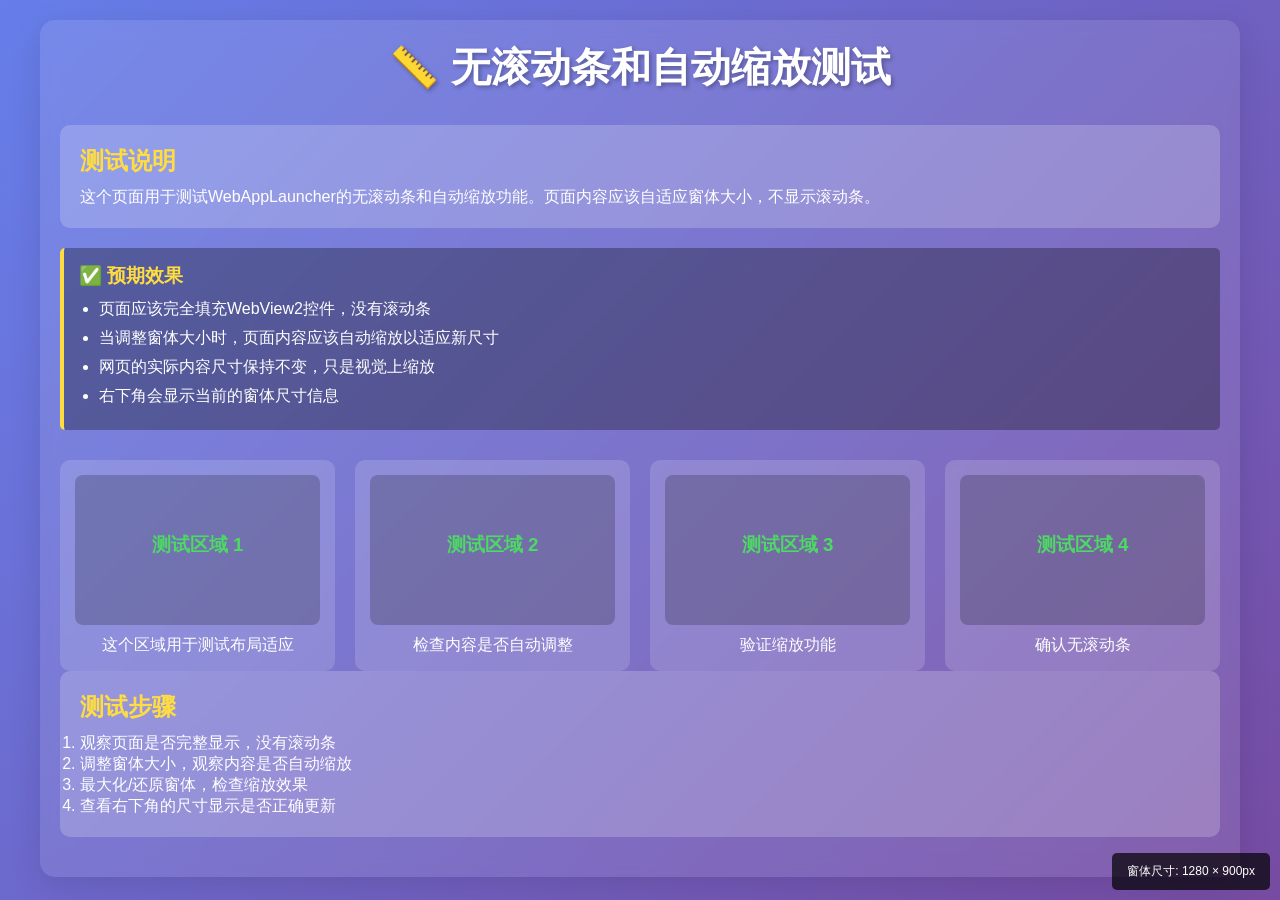
<file: WebAppLauncher/apps/test_scrollbar.html>
<!DOCTYPE html>
<html>
<head>
    <meta charset="UTF-8">
    <meta name="viewport" content="width=device-width, initial-scale=1.0">
    <title>无滚动条和自动缩放测试</title>
    <style>
        * {
            box-sizing: border-box;
            margin: 0;
            padding: 0;
        }
        
        body {
            font-family: 'Microsoft YaHei', sans-serif;
            background: linear-gradient(135deg, #667eea 0%, #764ba2 100%);
            color: white;
            padding: 20px;
            min-height: 100vh;
        }
        
        .container {
            max-width: 1200px;
            margin: 0 auto;
            padding: 20px;
            background: rgba(255, 255, 255, 0.1);
            backdrop-filter: blur(10px);
            border-radius: 15px;
            box-shadow: 0 8px 32px rgba(0, 0, 0, 0.1);
        }
        
        h1 {
            text-align: center;
            margin-bottom: 30px;
            font-size: 2.5em;
            text-shadow: 2px 2px 4px rgba(0, 0, 0, 0.3);
        }
        
        .info-box {
            background: rgba(255, 255, 255, 0.2);
            border-radius: 10px;
            padding: 20px;
            margin-bottom: 20px;
        }
        
        .info-box h2 {
            margin-bottom: 10px;
            color: #ffdd40;
        }
        
        .test-grid {
            display: grid;
            grid-template-columns: repeat(auto-fill, minmax(250px, 1fr));
            gap: 20px;
            margin-top: 30px;
        }
        
        .test-item {
            background: rgba(255, 255, 255, 0.15);
            border-radius: 10px;
            padding: 15px;
            text-align: center;
            transition: transform 0.3s ease, box-shadow 0.3s ease;
        }
        
        .test-item:hover {
            transform: translateY(-5px);
            box-shadow: 0 10px 20px rgba(0, 0, 0, 0.2);
        }
        
        .test-item h3 {
            color: #4cd964;
            margin-bottom: 10px;
        }
        
        .test-content {
            height: 150px;
            display: flex;
            align-items: center;
            justify-content: center;
            background: rgba(0, 0, 0, 0.2);
            border-radius: 8px;
            margin-bottom: 10px;
        }
        
        .dimensions {
            position: fixed;
            bottom: 10px;
            right: 10px;
            background: rgba(0, 0, 0, 0.7);
            color: white;
            padding: 10px 15px;
            border-radius: 5px;
            font-size: 12px;
            z-index: 1000;
        }
        
        .instructions {
            background: rgba(0, 0, 0, 0.3);
            border-left: 4px solid #ffdd40;
            padding: 15px;
            margin: 20px 0;
            border-radius: 5px;
        }
        
        .instructions h3 {
            color: #ffdd40;
            margin-bottom: 10px;
        }
        
        .instructions ul {
            padding-left: 20px;
        }
        
        .instructions li {
            margin-bottom: 8px;
        }
        
        @media (max-width: 768px) {
            .test-grid {
                grid-template-columns: 1fr;
            }
            
            h1 {
                font-size: 2em;
            }
        }
    </style>
</head>
<body>
    <div class="container">
        <h1>📏 无滚动条和自动缩放测试</h1>
        
        <div class="info-box">
            <h2>测试说明</h2>
            <p>这个页面用于测试WebAppLauncher的无滚动条和自动缩放功能。页面内容应该自适应窗体大小，不显示滚动条。</p>
        </div>
        
        <div class="instructions">
            <h3>✅ 预期效果</h3>
            <ul>
                <li>页面应该完全填充WebView2控件，没有滚动条</li>
                <li>当调整窗体大小时，页面内容应该自动缩放以适应新尺寸</li>
                <li>网页的实际内容尺寸保持不变，只是视觉上缩放</li>
                <li>右下角会显示当前的窗体尺寸信息</li>
            </ul>
        </div>
        
        <div class="test-grid">
            <div class="test-item">
                <div class="test-content">
                    <h3>测试区域 1</h3>
                </div>
                <p>这个区域用于测试布局适应</p>
            </div>
            
            <div class="test-item">
                <div class="test-content">
                    <h3>测试区域 2</h3>
                </div>
                <p>检查内容是否自动调整</p>
            </div>
            
            <div class="test-item">
                <div class="test-content">
                    <h3>测试区域 3</h3>
                </div>
                <p>验证缩放功能</p>
            </div>
            
            <div class="test-item">
                <div class="test-content">
                    <h3>测试区域 4</h3>
                </div>
                <p>确认无滚动条</p>
            </div>
        </div>
        
        <div class="info-box">
            <h2>测试步骤</h2>
            <ol>
                <li>观察页面是否完整显示，没有滚动条</li>
                <li>调整窗体大小，观察内容是否自动缩放</li>
                <li>最大化/还原窗体，检查缩放效果</li>
                <li>查看右下角的尺寸显示是否正确更新</li>
            </ol>
        </div>
    </div>
    
    <div class="dimensions" id="dimensions">
        窗体尺寸: <span id="width">0</span> × <span id="height">0</span>px
    </div>
    
    <script>
        // 更新窗体尺寸显示
        function updateDimensions() {
            document.getElementById('width').textContent = window.innerWidth;
            document.getElementById('height').textContent = window.innerHeight;
        }
        
        // 初始化和监听窗口大小变化
        updateDimensions();
        window.addEventListener('resize', updateDimensions);
        
        // 监听来自宿主应用的消息
        window.chrome.webview.addEventListener('message', function(event) {
            console.log('收到宿主应用消息:', event.data);
            if (event.data.includes('缩放')) {
                // 显示缩放信息
                const infoBox = document.querySelector('.info-box');
                const newInfo = document.createElement('div');
                newInfo.className = 'info-box';
                newInfo.innerHTML = `<h2>🎯 缩放信息</h2><p>${event.data}</p>`;
                document.querySelector('.container').insertBefore(newInfo, infoBox);
            }
        });
        
        // 发送页面加载完成消息
        window.chrome.webview.postMessage('测试页面已加载完成，等待缩放应用');
    </script>
</body>
</html>
</file>
<file: WebAppLauncher/apps/ai/assets/index-C-NJ8tcd.css>
:root{--el-color-white:#fff;--el-color-black:#000;--el-color-primary-rgb:64, 158, 255;--el-color-success-rgb:103, 194, 58;--el-color-warning-rgb:230, 162, 60;--el-color-danger-rgb:245, 108, 108;--el-color-error-rgb:245, 108, 108;--el-color-info-rgb:144, 147, 153;--el-font-size-extra-large:20px;--el-font-size-large:18px;--el-font-size-medium:16px;--el-font-size-base:14px;--el-font-size-small:13px;--el-font-size-extra-small:12px;--el-font-family:"Helvetica Neue", Helvetica, "PingFang SC", "Hiragino Sans GB", "Microsoft YaHei", "微软雅黑", Arial, sans-serif;--el-font-weight-primary:500;--el-font-line-height-primary:24px;--el-index-normal:1;--el-index-top:1000;--el-index-popper:2000;--el-border-radius-base:4px;--el-border-radius-small:2px;--el-border-radius-round:20px;--el-border-radius-circle:100%;--el-transition-duration:.3s;--el-transition-duration-fast:.2s;--el-transition-function-ease-in-out-bezier:cubic-bezier(.645, .045, .355, 1);--el-transition-function-fast-bezier:cubic-bezier(.23, 1, .32, 1);--el-transition-all:all var(--el-transition-duration) var(--el-transition-function-ease-in-out-bezier);--el-transition-fade:opacity var(--el-transition-duration) var(--el-transition-function-fast-bezier);--el-transition-md-fade:transform var(--el-transition-duration) var(--el-transition-function-fast-bezier), opacity var(--el-transition-duration) var(--el-transition-function-fast-bezier);--el-transition-fade-linear:opacity var(--el-transition-duration-fast) linear;--el-transition-border:border-color var(--el-transition-duration-fast) var(--el-transition-function-ease-in-out-bezier);--el-transition-box-shadow:box-shadow var(--el-transition-duration-fast) var(--el-transition-function-ease-in-out-bezier);--el-transition-color:color var(--el-transition-duration-fast) var(--el-transition-function-ease-in-out-bezier);--el-component-size-large:40px;--el-component-size:32px;--el-component-size-small:24px;--lightningcss-light:initial;--lightningcss-dark: ;color-scheme:light;--el-color-primary:#409eff;--el-color-primary-light-3:#79bbff;--el-color-primary-light-5:#a0cfff;--el-color-primary-light-7:#c6e2ff;--el-color-primary-light-8:#d9ecff;--el-color-primary-light-9:#ecf5ff;--el-color-primary-dark-2:#337ecc;--el-color-success:#67c23a;--el-color-success-light-3:#95d475;--el-color-success-light-5:#b3e19d;--el-color-success-light-7:#d1edc4;--el-color-success-light-8:#e1f3d8;--el-color-success-light-9:#f0f9eb;--el-color-success-dark-2:#529b2e;--el-color-warning:#e6a23c;--el-color-warning-light-3:#eebe77;--el-color-warning-light-5:#f3d19e;--el-color-warning-light-7:#f8e3c5;--el-color-warning-light-8:#faecd8;--el-color-warning-light-9:#fdf6ec;--el-color-warning-dark-2:#b88230;--el-color-danger:#f56c6c;--el-color-danger-light-3:#f89898;--el-color-danger-light-5:#fab6b6;--el-color-danger-light-7:#fcd3d3;--el-color-danger-light-8:#fde2e2;--el-color-danger-light-9:#fef0f0;--el-color-danger-dark-2:#c45656;--el-color-error:#f56c6c;--el-color-error-light-3:#f89898;--el-color-error-light-5:#fab6b6;--el-color-error-light-7:#fcd3d3;--el-color-error-light-8:#fde2e2;--el-color-error-light-9:#fef0f0;--el-color-error-dark-2:#c45656;--el-color-info:#909399;--el-color-info-light-3:#b1b3b8;--el-color-info-light-5:#c8c9cc;--el-color-info-light-7:#dedfe0;--el-color-info-light-8:#e9e9eb;--el-color-info-light-9:#f4f4f5;--el-color-info-dark-2:#73767a;--el-bg-color:#fff;--el-bg-color-page:#f2f3f5;--el-bg-color-overlay:#fff;--el-text-color-primary:#303133;--el-text-color-regular:#606266;--el-text-color-secondary:#909399;--el-text-color-placeholder:#a8abb2;--el-text-color-disabled:#c0c4cc;--el-border-color:#dcdfe6;--el-border-color-light:#e4e7ed;--el-border-color-lighter:#ebeef5;--el-border-color-extra-light:#f2f6fc;--el-border-color-dark:#d4d7de;--el-border-color-darker:#cdd0d6;--el-fill-color:#f0f2f5;--el-fill-color-light:#f5f7fa;--el-fill-color-lighter:#fafafa;--el-fill-color-extra-light:#fafcff;--el-fill-color-dark:#ebedf0;--el-fill-color-darker:#e6e8eb;--el-fill-color-blank:#fff;--el-box-shadow:0px 12px 32px 4px #0000000a, 0px 8px 20px #00000014;--el-box-shadow-light:0px 0px 12px #0000001f;--el-box-shadow-lighter:0px 0px 6px #0000001f;--el-box-shadow-dark:0px 16px 48px 16px #00000014, 0px 12px 32px #0000001f, 0px 8px 16px -8px #00000029;--el-disabled-bg-color:var(--el-fill-color-light);--el-disabled-text-color:var(--el-text-color-placeholder);--el-disabled-border-color:var(--el-border-color-light);--el-overlay-color:#000c;--el-overlay-color-light:#000000b3;--el-overlay-color-lighter:#00000080;--el-mask-color:#ffffffe6;--el-mask-color-extra-light:#ffffff4d;--el-border-width:1px;--el-border-style:solid;--el-border-color-hover:var(--el-text-color-disabled);--el-border:var(--el-border-width) var(--el-border-style) var(--el-border-color);--el-svg-monochrome-grey:var(--el-border-color)}.fade-in-linear-enter-active,.fade-in-linear-leave-active{transition:var(--el-transition-fade-linear)}.fade-in-linear-enter-from,.fade-in-linear-leave-to{opacity:0}.el-fade-in-linear-enter-active,.el-fade-in-linear-leave-active{transition:var(--el-transition-fade-linear)}.el-fade-in-linear-enter-from,.el-fade-in-linear-leave-to{opacity:0}.el-fade-in-enter-active,.el-fade-in-leave-active{transition:all var(--el-transition-duration) cubic-bezier(.55,0,.1,1)}.el-fade-in-enter-from,.el-fade-in-leave-active{opacity:0}.el-zoom-in-center-enter-active,.el-zoom-in-center-leave-active{transition:all var(--el-transition-duration) cubic-bezier(.55,0,.1,1)}.el-zoom-in-center-enter-from,.el-zoom-in-center-leave-active{opacity:0;transform:scaleX(0)}.el-zoom-in-top-enter-active,.el-zoom-in-top-leave-active{opacity:1;transition:var(--el-transition-md-fade);transform-origin:top;transform:scaleY(1)}.el-zoom-in-top-enter-active[data-popper-placement^=top],.el-zoom-in-top-leave-active[data-popper-placement^=top]{transform-origin:bottom}.el-zoom-in-top-enter-from,.el-zoom-in-top-leave-active{opacity:0;transform:scaleY(0)}.el-zoom-in-bottom-enter-active,.el-zoom-in-bottom-leave-active{opacity:1;transition:var(--el-transition-md-fade);transform-origin:bottom;transform:scaleY(1)}.el-zoom-in-bottom-enter-from,.el-zoom-in-bottom-leave-active{opacity:0;transform:scaleY(0)}.el-zoom-in-left-enter-active,.el-zoom-in-left-leave-active{opacity:1;transition:var(--el-transition-md-fade);transform-origin:0 0;transform:scale(1)}.el-zoom-in-left-enter-from,.el-zoom-in-left-leave-active{opacity:0;transform:scale(.45)}.collapse-transition{transition:var(--el-transition-duration) height ease-in-out,var(--el-transition-duration) padding-top ease-in-out,var(--el-transition-duration) padding-bottom ease-in-out}.el-collapse-transition-leave-active,.el-collapse-transition-enter-active{transition:var(--el-transition-duration) max-height ease-in-out,var(--el-transition-duration) padding-top ease-in-out,var(--el-transition-duration) padding-bottom ease-in-out}.horizontal-collapse-transition{transition:var(--el-transition-duration) width ease-in-out,var(--el-transition-duration) padding-left ease-in-out,var(--el-transition-duration) padding-right ease-in-out}.el-list-enter-active,.el-list-leave-active{transition:all 1s}.el-list-enter-from,.el-list-leave-to{opacity:0;transform:translateY(-30px)}.el-list-leave-active{position:absolute!important}.el-opacity-transition{transition:opacity var(--el-transition-duration) cubic-bezier(.55,0,.1,1)}.el-icon--right{margin-left:5px}.el-icon--left{margin-right:5px}@keyframes rotating{0%{transform:rotate(0)}to{transform:rotate(360deg)}}.el-icon{--color:inherit;fill:currentColor;width:1em;height:1em;color:var(--color);line-height:1em;font-size:inherit;justify-content:center;align-items:center;display:inline-flex;position:relative}.el-icon.is-loading{animation:2s linear infinite rotating}.el-icon svg{width:1em;height:1em}.el-affix--fixed{position:fixed}.el-alert{--el-alert-padding:8px 16px;--el-alert-border-radius-base:var(--el-border-radius-base);--el-alert-title-font-size:14px;--el-alert-title-with-description-font-size:16px;--el-alert-description-font-size:14px;--el-alert-close-font-size:16px;--el-alert-close-customed-font-size:14px;--el-alert-icon-size:16px;--el-alert-icon-large-size:28px;width:100%;padding:var(--el-alert-padding);box-sizing:border-box;border-radius:var(--el-alert-border-radius-base);background-color:var(--el-color-white);opacity:1;transition:opacity var(--el-transition-duration-fast);align-items:center;margin:0;display:flex;position:relative;overflow:hidden}.el-alert.is-light .el-alert__close-btn{color:var(--el-text-color-placeholder)}.el-alert.is-dark .el-alert__close-btn,.el-alert.is-dark .el-alert__description{color:var(--el-color-white)}.el-alert.is-center{justify-content:center}.el-alert--primary{--el-alert-bg-color:var(--el-color-primary-light-9)}.el-alert--primary.is-light{background-color:var(--el-alert-bg-color);color:var(--el-color-primary)}.el-alert--primary.is-light .el-alert__description{color:var(--el-color-primary)}.el-alert--primary.is-dark{background-color:var(--el-color-primary);color:var(--el-color-white)}.el-alert--success{--el-alert-bg-color:var(--el-color-success-light-9)}.el-alert--success.is-light{background-color:var(--el-alert-bg-color);color:var(--el-color-success)}.el-alert--success.is-light .el-alert__description{color:var(--el-color-success)}.el-alert--success.is-dark{background-color:var(--el-color-success);color:var(--el-color-white)}.el-alert--info{--el-alert-bg-color:var(--el-color-info-light-9)}.el-alert--info.is-light{background-color:var(--el-alert-bg-color);color:var(--el-color-info)}.el-alert--info.is-light .el-alert__description{color:var(--el-color-info)}.el-alert--info.is-dark{background-color:var(--el-color-info);color:var(--el-color-white)}.el-alert--warning{--el-alert-bg-color:var(--el-color-warning-light-9)}.el-alert--warning.is-light{background-color:var(--el-alert-bg-color);color:var(--el-color-warning)}.el-alert--warning.is-light .el-alert__description{color:var(--el-color-warning)}.el-alert--warning.is-dark{background-color:var(--el-color-warning);color:var(--el-color-white)}.el-alert--error{--el-alert-bg-color:var(--el-color-error-light-9)}.el-alert--error.is-light{background-color:var(--el-alert-bg-color);color:var(--el-color-error)}.el-alert--error.is-light .el-alert__description{color:var(--el-color-error)}.el-alert--error.is-dark{background-color:var(--el-color-error);color:var(--el-color-white)}.el-alert__content{flex-direction:column;gap:4px;display:flex}.el-alert .el-alert__icon{font-size:var(--el-alert-icon-size);width:var(--el-alert-icon-size);margin-right:8px}.el-alert .el-alert__icon.is-big{font-size:var(--el-alert-icon-large-size);width:var(--el-alert-icon-large-size);margin-right:12px}.el-alert__title{font-size:var(--el-alert-title-font-size);line-height:24px}.el-alert__title.with-description{font-size:var(--el-alert-title-with-description-font-size)}.el-alert .el-alert__description{font-size:var(--el-alert-description-font-size);margin:0}.el-alert .el-alert__close-btn{font-size:var(--el-alert-close-font-size);opacity:1;cursor:pointer;position:absolute;top:12px;right:16px}.el-alert .el-alert__close-btn.is-customed{font-style:normal;font-size:var(--el-alert-close-customed-font-size);line-height:24px;top:8px}.el-alert-fade-enter-from,.el-alert-fade-leave-active{opacity:0}.el-aside{box-sizing:border-box;width:var(--el-aside-width,300px);flex-shrink:0;overflow:auto}.el-autocomplete{--el-input-text-color:var(--el-text-color-regular);--el-input-border:var(--el-border);--el-input-hover-border:var(--el-border-color-hover);--el-input-focus-border:var(--el-color-primary);--el-input-transparent-border:0 0 0 1px transparent inset;--el-input-border-color:var(--el-border-color);--el-input-border-radius:var(--el-border-radius-base);--el-input-bg-color:var(--el-fill-color-blank);--el-input-icon-color:var(--el-text-color-placeholder);--el-input-placeholder-color:var(--el-text-color-placeholder);--el-input-hover-border-color:var(--el-border-color-hover);--el-input-clear-hover-color:var(--el-text-color-secondary);--el-input-focus-border-color:var(--el-color-primary);--el-input-width:100%;width:var(--el-input-width);display:inline-block;position:relative}.el-autocomplete__popper.el-popper{background:var(--el-bg-color-overlay);border:1px solid var(--el-border-color-light);box-shadow:var(--el-box-shadow-light)}.el-autocomplete__popper.el-popper .el-popper__arrow:before{border:1px solid var(--el-border-color-light)}.el-autocomplete__popper.el-popper[data-popper-placement^=top] .el-popper__arrow:before{border-top-color:#0000;border-left-color:#0000}.el-autocomplete__popper.el-popper[data-popper-placement^=bottom] .el-popper__arrow:before{border-bottom-color:#0000;border-right-color:#0000}.el-autocomplete__popper.el-popper[data-popper-placement^=left] .el-popper__arrow:before{border-bottom-color:#0000;border-left-color:#0000}.el-autocomplete__popper.el-popper[data-popper-placement^=right] .el-popper__arrow:before{border-top-color:#0000;border-right-color:#0000}.el-autocomplete-suggestion{border-radius:var(--el-border-radius-base);box-sizing:border-box}.el-autocomplete-suggestion__header{border-bottom:1px solid var(--el-border-color-lighter);padding:10px}.el-autocomplete-suggestion__footer{border-top:1px solid var(--el-border-color-lighter);padding:10px}.el-autocomplete-suggestion__wrap{box-sizing:border-box;max-height:280px;padding:10px 0}.el-autocomplete-suggestion__list{margin:0;padding:0}.el-autocomplete-suggestion li{cursor:pointer;color:var(--el-text-color-regular);line-height:34px;font-size:var(--el-font-size-base);text-align:left;text-overflow:ellipsis;white-space:nowrap;margin:0;padding:0 20px;list-style:none;overflow:hidden}.el-autocomplete-suggestion li:hover,.el-autocomplete-suggestion li.highlighted{background-color:var(--el-fill-color-light)}.el-autocomplete-suggestion li.divider{border-top:1px solid var(--el-color-black);margin-top:6px}.el-autocomplete-suggestion li.divider:last-child{margin-bottom:-6px}.el-autocomplete-suggestion.is-loading li{cursor:default;height:100px;color:var(--el-text-color-secondary);justify-content:center;align-items:center;font-size:20px;display:flex}.el-autocomplete-suggestion.is-loading li:hover{background-color:var(--el-bg-color-overlay)}.el-avatar{--el-avatar-text-color:var(--el-color-white);--el-avatar-bg-color:var(--el-text-color-disabled);--el-avatar-text-size:14px;--el-avatar-icon-size:18px;--el-avatar-border-radius:var(--el-border-radius-base);--el-avatar-size-large:56px;--el-avatar-size:40px;--el-avatar-size-small:24px;box-sizing:border-box;text-align:center;color:var(--el-avatar-text-color);background:var(--el-avatar-bg-color);width:var(--el-avatar-size);height:var(--el-avatar-size);font-size:var(--el-avatar-text-size);outline:none;justify-content:center;align-items:center;display:inline-flex;overflow:hidden}.el-avatar>img{width:100%;height:100%;display:block}.el-avatar--circle{border-radius:50%}.el-avatar--square{border-radius:var(--el-avatar-border-radius)}.el-avatar--icon{font-size:var(--el-avatar-icon-size)}.el-avatar--small{--el-avatar-size:24px}.el-avatar--large{--el-avatar-size:56px}.el-avatar-group{--el-avatar-group-item-gap:-8px;--el-avatar-group-collapse-item-gap:4px;display:inline-flex}.el-avatar-group .el-avatar{border:1px solid var(--el-border-color-extra-light)}.el-avatar-group .el-avatar:not(:first-child){margin-left:var(--el-avatar-group-item-gap)}.el-avatar-group__collapse-avatars{--el-avatar-group-item-gap:-8px;--el-avatar-group-collapse-item-gap:4px}.el-avatar-group__collapse-avatars .el-avatar:not(:first-child){margin-left:var(--el-avatar-group-collapse-item-gap)}.el-backtop{--el-backtop-bg-color:var(--el-bg-color-overlay);--el-backtop-text-color:var(--el-color-primary);--el-backtop-hover-bg-color:var(--el-border-color-extra-light);background-color:var(--el-backtop-bg-color);width:40px;height:40px;color:var(--el-backtop-text-color);box-shadow:var(--el-box-shadow-lighter);cursor:pointer;z-index:5;border-radius:50%;justify-content:center;align-items:center;font-size:20px;display:flex;position:fixed}.el-backtop:hover{background-color:var(--el-backtop-hover-bg-color)}.el-backtop__icon{font-size:20px}.el-badge{--el-badge-bg-color:var(--el-color-danger);--el-badge-radius:10px;--el-badge-font-size:12px;--el-badge-padding:6px;--el-badge-size:18px;vertical-align:middle;width:-moz-fit-content;width:fit-content;display:inline-block;position:relative}.el-badge__content{background-color:var(--el-badge-bg-color);border-radius:var(--el-badge-radius);color:var(--el-color-white);font-size:var(--el-badge-font-size);height:var(--el-badge-size);padding:0 var(--el-badge-padding);white-space:nowrap;border:1px solid var(--el-bg-color);justify-content:center;align-items:center;display:inline-flex}.el-badge__content.is-fixed{top:0;right:calc(1px + var(--el-badge-size) / 2);z-index:var(--el-index-normal);position:absolute;transform:translateY(-50%)translate(100%)}.el-badge__content.is-fixed.is-dot{right:5px}.el-badge__content.is-dot{border-radius:50%;width:8px;height:8px;padding:0;right:0}.el-badge__content.is-hide-zero{display:none}.el-badge__content--primary{background-color:var(--el-color-primary)}.el-badge__content--success{background-color:var(--el-color-success)}.el-badge__content--warning{background-color:var(--el-color-warning)}.el-badge__content--info{background-color:var(--el-color-info)}.el-badge__content--danger{background-color:var(--el-color-danger)}.el-breadcrumb__separator{color:var(--el-text-color-placeholder);margin:0 9px;font-weight:700}.el-breadcrumb__separator.el-icon{margin:0 6px;font-weight:400}.el-breadcrumb__separator.el-icon svg{vertical-align:middle}.el-breadcrumb__item{float:left;align-items:center;display:inline-flex}.el-breadcrumb__inner{color:var(--el-text-color-regular)}.el-breadcrumb__inner.is-link,.el-breadcrumb__inner a{transition:var(--el-transition-color);color:var(--el-text-color-primary);font-weight:700;text-decoration:none}.el-breadcrumb__inner.is-link:hover,.el-breadcrumb__inner a:hover{color:var(--el-color-primary);cursor:pointer}.el-breadcrumb__item:last-child .el-breadcrumb__inner,.el-breadcrumb__item:last-child .el-breadcrumb__inner:hover,.el-breadcrumb__item:last-child .el-breadcrumb__inner a,.el-breadcrumb__item:last-child .el-breadcrumb__inner a:hover{color:var(--el-text-color-regular);cursor:text;font-weight:400}.el-breadcrumb__item:last-child .el-breadcrumb__separator{display:none}.el-breadcrumb{font-size:14px;line-height:1}.el-breadcrumb:before,.el-breadcrumb:after{content:"";display:table}.el-breadcrumb:after{clear:both}.el-button-group>.el-button+.el-button{margin-left:0}.el-button-group>.el-button:first-child:last-child{border-top-right-radius:var(--el-border-radius-base);border-bottom-right-radius:var(--el-border-radius-base);border-top-left-radius:var(--el-border-radius-base);border-bottom-left-radius:var(--el-border-radius-base)}.el-button-group>.el-button:first-child:last-child.is-round{border-radius:var(--el-border-radius-round)}.el-button-group>.el-button:first-child:last-child.is-circle{border-radius:50%}.el-button-group>.el-button:not(:first-child):not(:last-child){border-radius:0}.el-button-group>.el-button:hover,.el-button-group>.el-button:focus,.el-button-group>.el-button:active,.el-button-group>.el-button.is-active{z-index:1}.el-button-group--horizontal{vertical-align:middle;display:inline-block}.el-button-group--horizontal:before,.el-button-group--horizontal:after{content:"";display:table}.el-button-group--horizontal:after{clear:both}.el-button-group--horizontal>.el-button{float:left;position:relative}.el-button-group--horizontal>.el-button:first-child{border-top-right-radius:0;border-bottom-right-radius:0}.el-button-group--horizontal>.el-button:last-child{border-top-left-radius:0;border-bottom-left-radius:0}.el-button-group--horizontal>.el-button:not(:last-child){margin-right:-1px}.el-button-group--horizontal .el-button--primary:first-child{border-right-color:var(--el-button-divide-border-color)}.el-button-group--horizontal .el-button--primary:last-child{border-left-color:var(--el-button-divide-border-color)}.el-button-group--horizontal .el-button--primary:not(:first-child):not(:last-child){border-left-color:var(--el-button-divide-border-color);border-right-color:var(--el-button-divide-border-color)}.el-button-group--horizontal .el-button--success:first-child{border-right-color:var(--el-button-divide-border-color)}.el-button-group--horizontal .el-button--success:last-child{border-left-color:var(--el-button-divide-border-color)}.el-button-group--horizontal .el-button--success:not(:first-child):not(:last-child){border-left-color:var(--el-button-divide-border-color);border-right-color:var(--el-button-divide-border-color)}.el-button-group--horizontal .el-button--warning:first-child{border-right-color:var(--el-button-divide-border-color)}.el-button-group--horizontal .el-button--warning:last-child{border-left-color:var(--el-button-divide-border-color)}.el-button-group--horizontal .el-button--warning:not(:first-child):not(:last-child){border-left-color:var(--el-button-divide-border-color);border-right-color:var(--el-button-divide-border-color)}.el-button-group--horizontal .el-button--danger:first-child{border-right-color:var(--el-button-divide-border-color)}.el-button-group--horizontal .el-button--danger:last-child{border-left-color:var(--el-button-divide-border-color)}.el-button-group--horizontal .el-button--danger:not(:first-child):not(:last-child){border-left-color:var(--el-button-divide-border-color);border-right-color:var(--el-button-divide-border-color)}.el-button-group--horizontal .el-button--info:first-child{border-right-color:var(--el-button-divide-border-color)}.el-button-group--horizontal .el-button--info:last-child{border-left-color:var(--el-button-divide-border-color)}.el-button-group--horizontal .el-button--info:not(:first-child):not(:last-child){border-left-color:var(--el-button-divide-border-color);border-right-color:var(--el-button-divide-border-color)}.el-button-group--horizontal>.el-dropdown>.el-button{border-left-color:var(--el-button-divide-border-color);border-top-left-radius:0;border-bottom-left-radius:0}.el-button-group--vertical{flex-direction:column;align-items:stretch;display:inline-flex}.el-button-group--vertical>.el-button{margin-top:-1px}.el-button-group--vertical>.el-button:first-child{border-bottom-right-radius:0;border-bottom-left-radius:0}.el-button-group--vertical>.el-button:last-child{border-top-left-radius:0;border-top-right-radius:0}.el-button-group--vertical>.el-dropdown{margin-top:-1px}.el-button-group--vertical>.el-dropdown>.el-button{border-left-color:var(--el-button-divide-border-color);border-top-left-radius:0;border-top-right-radius:0}.el-button-group--vertical .el-button--primary:first-child{border-bottom-color:var(--el-button-divide-border-color)}.el-button-group--vertical .el-button--primary:last-child{border-top-color:var(--el-button-divide-border-color)}.el-button-group--vertical .el-button--primary:not(:first-child):not(:last-child){border-top-color:var(--el-button-divide-border-color);border-bottom-color:var(--el-button-divide-border-color)}.el-button-group--vertical .el-button--success:first-child{border-bottom-color:var(--el-button-divide-border-color)}.el-button-group--vertical .el-button--success:last-child{border-top-color:var(--el-button-divide-border-color)}.el-button-group--vertical .el-button--success:not(:first-child):not(:last-child){border-top-color:var(--el-button-divide-border-color);border-bottom-color:var(--el-button-divide-border-color)}.el-button-group--vertical .el-button--warning:first-child{border-bottom-color:var(--el-button-divide-border-color)}.el-button-group--vertical .el-button--warning:last-child{border-top-color:var(--el-button-divide-border-color)}.el-button-group--vertical .el-button--warning:not(:first-child):not(:last-child){border-top-color:var(--el-button-divide-border-color);border-bottom-color:var(--el-button-divide-border-color)}.el-button-group--vertical .el-button--danger:first-child{border-bottom-color:var(--el-button-divide-border-color)}.el-button-group--vertical .el-button--danger:last-child{border-top-color:var(--el-button-divide-border-color)}.el-button-group--vertical .el-button--danger:not(:first-child):not(:last-child){border-top-color:var(--el-button-divide-border-color);border-bottom-color:var(--el-button-divide-border-color)}.el-button-group--vertical .el-button--info:first-child{border-bottom-color:var(--el-button-divide-border-color)}.el-button-group--vertical .el-button--info:last-child{border-top-color:var(--el-button-divide-border-color)}.el-button-group--vertical .el-button--info:not(:first-child):not(:last-child){border-top-color:var(--el-button-divide-border-color);border-bottom-color:var(--el-button-divide-border-color)}.el-button{--el-button-font-weight:var(--el-font-weight-primary);--el-button-border-color:var(--el-border-color);--el-button-bg-color:var(--el-fill-color-blank);--el-button-text-color:var(--el-text-color-regular);--el-button-disabled-text-color:var(--el-disabled-text-color);--el-button-disabled-bg-color:var(--el-fill-color-blank);--el-button-disabled-border-color:var(--el-border-color-light);--el-button-divide-border-color:#ffffff80;--el-button-hover-text-color:var(--el-color-primary);--el-button-hover-bg-color:var(--el-color-primary-light-9);--el-button-hover-border-color:var(--el-color-primary-light-7);--el-button-active-text-color:var(--el-button-hover-text-color);--el-button-active-border-color:var(--el-color-primary);--el-button-active-bg-color:var(--el-button-hover-bg-color);--el-button-outline-color:var(--el-color-primary-light-5);--el-button-hover-link-text-color:var(--el-text-color-secondary);--el-button-active-color:var(--el-text-color-primary);white-space:nowrap;cursor:pointer;height:32px;color:var(--el-button-text-color);text-align:center;box-sizing:border-box;line-height:1;font-weight:var(--el-button-font-weight);-webkit-user-select:none;user-select:none;vertical-align:middle;-webkit-appearance:none;background-color:var(--el-button-bg-color);border:var(--el-border);border-color:var(--el-button-border-color);outline:none;justify-content:center;align-items:center;transition:all .1s;display:inline-flex}.el-button:hover{color:var(--el-button-hover-text-color);border-color:var(--el-button-hover-border-color);background-color:var(--el-button-hover-bg-color);outline:none}.el-button:active{color:var(--el-button-active-text-color);border-color:var(--el-button-active-border-color);background-color:var(--el-button-active-bg-color);outline:none}.el-button:focus-visible{outline:2px solid var(--el-button-outline-color);outline-offset:1px;transition:outline-offset,outline}.el-button>span{align-items:center;display:inline-flex}.el-button+.el-button{margin-left:12px}.el-button{font-size:var(--el-font-size-base);border-radius:var(--el-border-radius-base);padding:8px 15px}.el-button.is-round{padding:8px 15px}.el-button::-moz-focus-inner{border:0}.el-button [class*=el-icon]+span{margin-left:6px}.el-button [class*=el-icon] svg{vertical-align:bottom}.el-button.is-plain{--el-button-hover-text-color:var(--el-color-primary);--el-button-hover-bg-color:var(--el-fill-color-blank);--el-button-hover-border-color:var(--el-color-primary)}.el-button.is-active{color:var(--el-button-active-text-color);border-color:var(--el-button-active-border-color);background-color:var(--el-button-active-bg-color);outline:none}.el-button.is-disabled,.el-button.is-disabled:hover{color:var(--el-button-disabled-text-color);cursor:not-allowed;background-image:none;background-color:var(--el-button-disabled-bg-color);border-color:var(--el-button-disabled-border-color)}.el-button.is-loading{pointer-events:none;position:relative}.el-button.is-loading:before{z-index:1;pointer-events:none;content:"";border-radius:inherit;background-color:var(--el-mask-color-extra-light);position:absolute;top:-1px;bottom:-1px;left:-1px;right:-1px}.el-button.is-round{border-radius:var(--el-border-radius-round)}.el-button.is-dashed{--el-button-hover-text-color:var(--el-color-primary);--el-button-hover-bg-color:var(--el-fill-color-blank);--el-button-hover-border-color:var(--el-color-primary);border-style:dashed}.el-button.is-circle{border-radius:50%;width:32px;padding:8px}.el-button.is-text{color:var(--el-button-text-color);background-color:#0000;border:0 solid #0000}.el-button.is-text.is-disabled{color:var(--el-button-disabled-text-color);background-color:#0000!important}.el-button.is-text:not(.is-disabled):hover{background-color:var(--el-fill-color-light)}.el-button.is-text:not(.is-disabled):focus-visible{outline:2px solid var(--el-button-outline-color);outline-offset:1px;transition:outline-offset,outline}.el-button.is-text:not(.is-disabled):active{background-color:var(--el-fill-color)}.el-button.is-text:not(.is-disabled).is-has-bg{background-color:var(--el-fill-color-light)}.el-button.is-text:not(.is-disabled).is-has-bg:hover{background-color:var(--el-fill-color)}.el-button.is-text:not(.is-disabled).is-has-bg:active{background-color:var(--el-fill-color-dark)}.el-button__text--expand{letter-spacing:.3em;margin-right:-.3em}.el-button.is-link{color:var(--el-button-text-color);background:0 0;border-color:#0000;height:auto;padding:2px}.el-button.is-link:hover{color:var(--el-button-hover-link-text-color)}.el-button.is-link.is-disabled{color:var(--el-button-disabled-text-color);background-color:#0000!important;border-color:#0000!important}.el-button.is-link:not(.is-disabled):hover{background-color:#0000;border-color:#0000}.el-button.is-link:not(.is-disabled):active{color:var(--el-button-active-color);background-color:#0000;border-color:#0000}.el-button--text{color:var(--el-color-primary);background:0 0;border-color:#0000;padding-left:0;padding-right:0}.el-button--text.is-disabled{color:var(--el-button-disabled-text-color);background-color:#0000!important;border-color:#0000!important}.el-button--text:not(.is-disabled):hover{color:var(--el-color-primary-light-3);background-color:#0000;border-color:#0000}.el-button--text:not(.is-disabled):active{color:var(--el-color-primary-dark-2);background-color:#0000;border-color:#0000}.el-button__link--expand{letter-spacing:.3em;margin-right:-.3em}.el-button--primary{--el-button-text-color:var(--el-color-white);--el-button-bg-color:var(--el-color-primary);--el-button-border-color:var(--el-color-primary);--el-button-outline-color:var(--el-color-primary-light-5);--el-button-active-color:var(--el-color-primary-dark-2);--el-button-hover-text-color:var(--el-color-white);--el-button-hover-link-text-color:var(--el-color-primary-light-5);--el-button-hover-bg-color:var(--el-color-primary-light-3);--el-button-hover-border-color:var(--el-color-primary-light-3);--el-button-active-bg-color:var(--el-color-primary-dark-2);--el-button-active-border-color:var(--el-color-primary-dark-2);--el-button-disabled-text-color:var(--el-color-white);--el-button-disabled-bg-color:var(--el-color-primary-light-5);--el-button-disabled-border-color:var(--el-color-primary-light-5)}.el-button--primary.is-plain,.el-button--primary.is-text,.el-button--primary.is-link{--el-button-text-color:var(--el-color-primary);--el-button-bg-color:var(--el-color-primary-light-9);--el-button-border-color:var(--el-color-primary-light-5);--el-button-hover-text-color:var(--el-color-white);--el-button-hover-bg-color:var(--el-color-primary);--el-button-hover-border-color:var(--el-color-primary);--el-button-active-text-color:var(--el-color-white)}.el-button--primary.is-plain.is-disabled,.el-button--primary.is-plain.is-disabled:hover,.el-button--primary.is-plain.is-disabled:focus,.el-button--primary.is-plain.is-disabled:active,.el-button--primary.is-text.is-disabled,.el-button--primary.is-text.is-disabled:hover,.el-button--primary.is-text.is-disabled:focus,.el-button--primary.is-text.is-disabled:active,.el-button--primary.is-link.is-disabled,.el-button--primary.is-link.is-disabled:hover,.el-button--primary.is-link.is-disabled:focus,.el-button--primary.is-link.is-disabled:active{color:var(--el-color-primary-light-5);background-color:var(--el-color-primary-light-9);border-color:var(--el-color-primary-light-8)}.el-button--primary.is-dashed{--el-button-text-color:var(--el-color-primary);--el-button-bg-color:var(--el-color-primary-light-9);--el-button-border-color:var(--el-color-primary-light-5);--el-button-hover-text-color:var(--el-color-primary);--el-button-hover-bg-color:var(--el-color-primary-light-9);--el-button-hover-border-color:var(--el-color-primary-light-3);--el-button-active-text-color:var(--el-color-primary-dark-2);--el-button-active-bg-color:var(--el-color-primary-light-9);--el-button-active-border-color:var(--el-color-primary-dark-2)}.el-button--primary.is-dashed.is-disabled,.el-button--primary.is-dashed.is-disabled:hover,.el-button--primary.is-dashed.is-disabled:focus,.el-button--primary.is-dashed.is-disabled:active{color:var(--el-color-primary-light-5);background-color:var(--el-color-primary-light-9);border-color:var(--el-color-primary-light-8)}.el-button--success{--el-button-text-color:var(--el-color-white);--el-button-bg-color:var(--el-color-success);--el-button-border-color:var(--el-color-success);--el-button-outline-color:var(--el-color-success-light-5);--el-button-active-color:var(--el-color-success-dark-2);--el-button-hover-text-color:var(--el-color-white);--el-button-hover-link-text-color:var(--el-color-success-light-5);--el-button-hover-bg-color:var(--el-color-success-light-3);--el-button-hover-border-color:var(--el-color-success-light-3);--el-button-active-bg-color:var(--el-color-success-dark-2);--el-button-active-border-color:var(--el-color-success-dark-2);--el-button-disabled-text-color:var(--el-color-white);--el-button-disabled-bg-color:var(--el-color-success-light-5);--el-button-disabled-border-color:var(--el-color-success-light-5)}.el-button--success.is-plain,.el-button--success.is-text,.el-button--success.is-link{--el-button-text-color:var(--el-color-success);--el-button-bg-color:var(--el-color-success-light-9);--el-button-border-color:var(--el-color-success-light-5);--el-button-hover-text-color:var(--el-color-white);--el-button-hover-bg-color:var(--el-color-success);--el-button-hover-border-color:var(--el-color-success);--el-button-active-text-color:var(--el-color-white)}.el-button--success.is-plain.is-disabled,.el-button--success.is-plain.is-disabled:hover,.el-button--success.is-plain.is-disabled:focus,.el-button--success.is-plain.is-disabled:active,.el-button--success.is-text.is-disabled,.el-button--success.is-text.is-disabled:hover,.el-button--success.is-text.is-disabled:focus,.el-button--success.is-text.is-disabled:active,.el-button--success.is-link.is-disabled,.el-button--success.is-link.is-disabled:hover,.el-button--success.is-link.is-disabled:focus,.el-button--success.is-link.is-disabled:active{color:var(--el-color-success-light-5);background-color:var(--el-color-success-light-9);border-color:var(--el-color-success-light-8)}.el-button--success.is-dashed{--el-button-text-color:var(--el-color-success);--el-button-bg-color:var(--el-color-success-light-9);--el-button-border-color:var(--el-color-success-light-5);--el-button-hover-text-color:var(--el-color-success);--el-button-hover-bg-color:var(--el-color-success-light-9);--el-button-hover-border-color:var(--el-color-success-light-3);--el-button-active-text-color:var(--el-color-success-dark-2);--el-button-active-bg-color:var(--el-color-success-light-9);--el-button-active-border-color:var(--el-color-success-dark-2)}.el-button--success.is-dashed.is-disabled,.el-button--success.is-dashed.is-disabled:hover,.el-button--success.is-dashed.is-disabled:focus,.el-button--success.is-dashed.is-disabled:active{color:var(--el-color-success-light-5);background-color:var(--el-color-success-light-9);border-color:var(--el-color-success-light-8)}.el-button--warning{--el-button-text-color:var(--el-color-white);--el-button-bg-color:var(--el-color-warning);--el-button-border-color:var(--el-color-warning);--el-button-outline-color:var(--el-color-warning-light-5);--el-button-active-color:var(--el-color-warning-dark-2);--el-button-hover-text-color:var(--el-color-white);--el-button-hover-link-text-color:var(--el-color-warning-light-5);--el-button-hover-bg-color:var(--el-color-warning-light-3);--el-button-hover-border-color:var(--el-color-warning-light-3);--el-button-active-bg-color:var(--el-color-warning-dark-2);--el-button-active-border-color:var(--el-color-warning-dark-2);--el-button-disabled-text-color:var(--el-color-white);--el-button-disabled-bg-color:var(--el-color-warning-light-5);--el-button-disabled-border-color:var(--el-color-warning-light-5)}.el-button--warning.is-plain,.el-button--warning.is-text,.el-button--warning.is-link{--el-button-text-color:var(--el-color-warning);--el-button-bg-color:var(--el-color-warning-light-9);--el-button-border-color:var(--el-color-warning-light-5);--el-button-hover-text-color:var(--el-color-white);--el-button-hover-bg-color:var(--el-color-warning);--el-button-hover-border-color:var(--el-color-warning);--el-button-active-text-color:var(--el-color-white)}.el-button--warning.is-plain.is-disabled,.el-button--warning.is-plain.is-disabled:hover,.el-button--warning.is-plain.is-disabled:focus,.el-button--warning.is-plain.is-disabled:active,.el-button--warning.is-text.is-disabled,.el-button--warning.is-text.is-disabled:hover,.el-button--warning.is-text.is-disabled:focus,.el-button--warning.is-text.is-disabled:active,.el-button--warning.is-link.is-disabled,.el-button--warning.is-link.is-disabled:hover,.el-button--warning.is-link.is-disabled:focus,.el-button--warning.is-link.is-disabled:active{color:var(--el-color-warning-light-5);background-color:var(--el-color-warning-light-9);border-color:var(--el-color-warning-light-8)}.el-button--warning.is-dashed{--el-button-text-color:var(--el-color-warning);--el-button-bg-color:var(--el-color-warning-light-9);--el-button-border-color:var(--el-color-warning-light-5);--el-button-hover-text-color:var(--el-color-warning);--el-button-hover-bg-color:var(--el-color-warning-light-9);--el-button-hover-border-color:var(--el-color-warning-light-3);--el-button-active-text-color:var(--el-color-warning-dark-2);--el-button-active-bg-color:var(--el-color-warning-light-9);--el-button-active-border-color:var(--el-color-warning-dark-2)}.el-button--warning.is-dashed.is-disabled,.el-button--warning.is-dashed.is-disabled:hover,.el-button--warning.is-dashed.is-disabled:focus,.el-button--warning.is-dashed.is-disabled:active{color:var(--el-color-warning-light-5);background-color:var(--el-color-warning-light-9);border-color:var(--el-color-warning-light-8)}.el-button--danger{--el-button-text-color:var(--el-color-white);--el-button-bg-color:var(--el-color-danger);--el-button-border-color:var(--el-color-danger);--el-button-outline-color:var(--el-color-danger-light-5);--el-button-active-color:var(--el-color-danger-dark-2);--el-button-hover-text-color:var(--el-color-white);--el-button-hover-link-text-color:var(--el-color-danger-light-5);--el-button-hover-bg-color:var(--el-color-danger-light-3);--el-button-hover-border-color:var(--el-color-danger-light-3);--el-button-active-bg-color:var(--el-color-danger-dark-2);--el-button-active-border-color:var(--el-color-danger-dark-2);--el-button-disabled-text-color:var(--el-color-white);--el-button-disabled-bg-color:var(--el-color-danger-light-5);--el-button-disabled-border-color:var(--el-color-danger-light-5)}.el-button--danger.is-plain,.el-button--danger.is-text,.el-button--danger.is-link{--el-button-text-color:var(--el-color-danger);--el-button-bg-color:var(--el-color-danger-light-9);--el-button-border-color:var(--el-color-danger-light-5);--el-button-hover-text-color:var(--el-color-white);--el-button-hover-bg-color:var(--el-color-danger);--el-button-hover-border-color:var(--el-color-danger);--el-button-active-text-color:var(--el-color-white)}.el-button--danger.is-plain.is-disabled,.el-button--danger.is-plain.is-disabled:hover,.el-button--danger.is-plain.is-disabled:focus,.el-button--danger.is-plain.is-disabled:active,.el-button--danger.is-text.is-disabled,.el-button--danger.is-text.is-disabled:hover,.el-button--danger.is-text.is-disabled:focus,.el-button--danger.is-text.is-disabled:active,.el-button--danger.is-link.is-disabled,.el-button--danger.is-link.is-disabled:hover,.el-button--danger.is-link.is-disabled:focus,.el-button--danger.is-link.is-disabled:active{color:var(--el-color-danger-light-5);background-color:var(--el-color-danger-light-9);border-color:var(--el-color-danger-light-8)}.el-button--danger.is-dashed{--el-button-text-color:var(--el-color-danger);--el-button-bg-color:var(--el-color-danger-light-9);--el-button-border-color:var(--el-color-danger-light-5);--el-button-hover-text-color:var(--el-color-danger);--el-button-hover-bg-color:var(--el-color-danger-light-9);--el-button-hover-border-color:var(--el-color-danger-light-3);--el-button-active-text-color:var(--el-color-danger-dark-2);--el-button-active-bg-color:var(--el-color-danger-light-9);--el-button-active-border-color:var(--el-color-danger-dark-2)}.el-button--danger.is-dashed.is-disabled,.el-button--danger.is-dashed.is-disabled:hover,.el-button--danger.is-dashed.is-disabled:focus,.el-button--danger.is-dashed.is-disabled:active{color:var(--el-color-danger-light-5);background-color:var(--el-color-danger-light-9);border-color:var(--el-color-danger-light-8)}.el-button--info{--el-button-text-color:var(--el-color-white);--el-button-bg-color:var(--el-color-info);--el-button-border-color:var(--el-color-info);--el-button-outline-color:var(--el-color-info-light-5);--el-button-active-color:var(--el-color-info-dark-2);--el-button-hover-text-color:var(--el-color-white);--el-button-hover-link-text-color:var(--el-color-info-light-5);--el-button-hover-bg-color:var(--el-color-info-light-3);--el-button-hover-border-color:var(--el-color-info-light-3);--el-button-active-bg-color:var(--el-color-info-dark-2);--el-button-active-border-color:var(--el-color-info-dark-2);--el-button-disabled-text-color:var(--el-color-white);--el-button-disabled-bg-color:var(--el-color-info-light-5);--el-button-disabled-border-color:var(--el-color-info-light-5)}.el-button--info.is-plain,.el-button--info.is-text,.el-button--info.is-link{--el-button-text-color:var(--el-color-info);--el-button-bg-color:var(--el-color-info-light-9);--el-button-border-color:var(--el-color-info-light-5);--el-button-hover-text-color:var(--el-color-white);--el-button-hover-bg-color:var(--el-color-info);--el-button-hover-border-color:var(--el-color-info);--el-button-active-text-color:var(--el-color-white)}.el-button--info.is-plain.is-disabled,.el-button--info.is-plain.is-disabled:hover,.el-button--info.is-plain.is-disabled:focus,.el-button--info.is-plain.is-disabled:active,.el-button--info.is-text.is-disabled,.el-button--info.is-text.is-disabled:hover,.el-button--info.is-text.is-disabled:focus,.el-button--info.is-text.is-disabled:active,.el-button--info.is-link.is-disabled,.el-button--info.is-link.is-disabled:hover,.el-button--info.is-link.is-disabled:focus,.el-button--info.is-link.is-disabled:active{color:var(--el-color-info-light-5);background-color:var(--el-color-info-light-9);border-color:var(--el-color-info-light-8)}.el-button--info.is-dashed{--el-button-text-color:var(--el-color-info);--el-button-bg-color:var(--el-color-info-light-9);--el-button-border-color:var(--el-color-info-light-5);--el-button-hover-text-color:var(--el-color-info);--el-button-hover-bg-color:var(--el-color-info-light-9);--el-button-hover-border-color:var(--el-color-info-light-3);--el-button-active-text-color:var(--el-color-info-dark-2);--el-button-active-bg-color:var(--el-color-info-light-9);--el-button-active-border-color:var(--el-color-info-dark-2)}.el-button--info.is-dashed.is-disabled,.el-button--info.is-dashed.is-disabled:hover,.el-button--info.is-dashed.is-disabled:focus,.el-button--info.is-dashed.is-disabled:active{color:var(--el-color-info-light-5);background-color:var(--el-color-info-light-9);border-color:var(--el-color-info-light-8)}.el-button--large{--el-button-size:40px;height:var(--el-button-size)}.el-button--large [class*=el-icon]+span{margin-left:8px}.el-button--large{font-size:var(--el-font-size-base);border-radius:var(--el-border-radius-base);padding:12px 19px}.el-button--large.is-round{padding:12px 19px}.el-button--large.is-circle{width:var(--el-button-size);padding:12px}.el-button--small{--el-button-size:24px;height:var(--el-button-size)}.el-button--small [class*=el-icon]+span{margin-left:4px}.el-button--small{border-radius:calc(var(--el-border-radius-base) - 1px);padding:5px 11px;font-size:12px}.el-button--small.is-round{padding:5px 11px}.el-button--small.is-circle{width:var(--el-button-size);padding:5px}.el-calendar{--el-calendar-border:var(--el-table-border,1px solid var(--el-border-color-lighter));--el-calendar-header-border-bottom:var(--el-calendar-border);--el-calendar-selected-bg-color:var(--el-color-primary-light-9);--el-calendar-cell-width:85px;background-color:var(--el-fill-color-blank)}.el-calendar__header{border-bottom:var(--el-calendar-header-border-bottom);justify-content:space-between;padding:12px 20px;display:flex}.el-calendar__title{color:var(--el-text-color);align-self:center}.el-calendar__body{padding:12px 20px 35px}.el-calendar__select-controller .el-select{margin-right:8px}.el-calendar__select-controller .el-calendar-select__year{width:120px}.el-calendar__select-controller .el-calendar-select__month{width:60px}.el-calendar-table{table-layout:fixed;width:100%}.el-calendar-table thead th{color:var(--el-text-color-regular);padding:12px 0;font-weight:400}.el-calendar-table:not(.is-range) td.prev,.el-calendar-table:not(.is-range) td.next{color:var(--el-text-color-placeholder)}.el-calendar-table td{border-bottom:var(--el-calendar-border);border-right:var(--el-calendar-border);vertical-align:top;transition:background-color var(--el-transition-duration-fast) ease}.el-calendar-table td.is-selected{background-color:var(--el-calendar-selected-bg-color)}.el-calendar-table td.is-today{color:var(--el-color-primary)}.el-calendar-table tr:first-child td{border-top:var(--el-calendar-border)}.el-calendar-table tr td:first-child{border-left:var(--el-calendar-border)}.el-calendar-table tr.el-calendar-table__row--hide-border td{border-top:none}.el-calendar-table .el-calendar-day{box-sizing:border-box;height:var(--el-calendar-cell-width);padding:8px}.el-calendar-table .el-calendar-day:hover{cursor:pointer;background-color:var(--el-calendar-selected-bg-color)}.el-card{--el-card-border-color:var(--el-border-color-light);--el-card-border-radius:4px;--el-card-padding:20px;--el-card-bg-color:var(--el-fill-color-blank);border-radius:var(--el-card-border-radius);border:1px solid var(--el-card-border-color);background-color:var(--el-card-bg-color);color:var(--el-text-color-primary);transition:var(--el-transition-duration);flex-direction:column;display:flex;overflow:hidden}.el-card.is-always-shadow,.el-card.is-hover-shadow:hover,.el-card.is-hover-shadow:focus{box-shadow:var(--el-box-shadow-light)}.el-card__header{padding:calc(var(--el-card-padding) - 2px) var(--el-card-padding);border-bottom:1px solid var(--el-card-border-color);box-sizing:border-box}.el-card__body{padding:var(--el-card-padding);flex-grow:1;overflow:auto}.el-card__footer{padding:calc(var(--el-card-padding) - 2px) var(--el-card-padding);border-top:1px solid var(--el-card-border-color);box-sizing:border-box}.el-carousel__item{width:100%;height:100%;z-index:calc(var(--el-index-normal) - 1);display:inline-block;position:absolute;top:0;left:0;overflow:hidden}.el-carousel__item.is-active{z-index:calc(var(--el-index-normal) - 1)}.el-carousel__item.is-animating{transition:transform .4s ease-in-out}.el-carousel__item--card{width:50%;transition:transform .4s ease-in-out}.el-carousel__item--card.is-in-stage{cursor:pointer;z-index:var(--el-index-normal)}.el-carousel__item--card.is-in-stage:hover .el-carousel__mask,.el-carousel__item--card.is-in-stage.is-hover .el-carousel__mask{opacity:.12}.el-carousel__item--card.is-active{z-index:calc(var(--el-index-normal) + 1)}.el-carousel__item--card-vertical{width:100%;height:50%}.el-carousel__mask{background-color:var(--el-color-white);opacity:.24;width:100%;height:100%;transition:var(--el-transition-duration-fast);position:absolute;top:0;left:0}.el-carousel{--el-carousel-arrow-font-size:12px;--el-carousel-arrow-size:36px;--el-carousel-arrow-background:#1f2d3d1c;--el-carousel-arrow-hover-background:#1f2d3d3b;--el-carousel-indicator-width:30px;--el-carousel-indicator-height:2px;--el-carousel-indicator-padding-horizontal:4px;--el-carousel-indicator-padding-vertical:12px;--el-carousel-indicator-out-color:var(--el-border-color-hover);position:relative}.el-carousel--horizontal,.el-carousel--vertical{overflow:hidden}.el-carousel.is-vertical-outside{flex-direction:row;align-items:center;display:flex}.el-carousel.is-vertical-outside .el-carousel__container{flex:1}.el-carousel__container{height:300px;position:relative}.el-carousel__arrow{height:var(--el-carousel-arrow-size);width:var(--el-carousel-arrow-size);cursor:pointer;transition:var(--el-transition-duration);background-color:var(--el-carousel-arrow-background);color:#fff;z-index:10;text-align:center;font-size:var(--el-carousel-arrow-font-size);border:none;border-radius:50%;outline:none;justify-content:center;align-items:center;margin:0;padding:0;display:inline-flex;position:absolute;top:50%;transform:translateY(-50%)}.el-carousel__arrow--left{left:16px}.el-carousel__arrow--right{right:16px}.el-carousel__arrow:hover{background-color:var(--el-carousel-arrow-hover-background)}.el-carousel__arrow i{cursor:pointer}.el-carousel__indicators{z-index:calc(var(--el-index-normal) + 1);margin:0;padding:0;list-style:none;position:absolute}.el-carousel__indicators--horizontal{bottom:0;left:50%;transform:translate(-50%)}.el-carousel__indicators--vertical{top:50%;right:0;transform:translateY(-50%)}.el-carousel__indicators--outside{text-align:center;position:static;transform:none}.el-carousel__indicators--outside .el-carousel__indicator:hover button{opacity:.64}.el-carousel__indicators--outside button{background-color:var(--el-carousel-indicator-out-color);opacity:.24}.el-carousel__indicators--right{right:0}.el-carousel__indicators--labels .el-carousel__button{color:#000;padding:2px 18px;font-size:12px}.el-carousel__indicators--labels .el-carousel__indicator{padding:6px 4px}.el-carousel__indicator{cursor:pointer;background-color:#0000}.el-carousel__indicator:hover button{opacity:.72}.el-carousel__indicator--horizontal{padding:var(--el-carousel-indicator-padding-vertical) var(--el-carousel-indicator-padding-horizontal);display:inline-block}.el-carousel__indicator--vertical{padding:var(--el-carousel-indicator-padding-horizontal) var(--el-carousel-indicator-padding-vertical)}.el-carousel__indicator--vertical .el-carousel__button{width:var(--el-carousel-indicator-height);height:calc(var(--el-carousel-indicator-width) / 2)}.el-carousel__indicator.is-active button{opacity:1}.el-carousel__button{opacity:.48;width:var(--el-carousel-indicator-width);height:var(--el-carousel-indicator-height);cursor:pointer;transition:var(--el-transition-duration);background-color:#fff;border:none;outline:none;margin:0;padding:0;display:block}.el-carousel__indicators--labels .el-carousel__button{width:auto;height:auto}.carousel-arrow-left-enter-from,.carousel-arrow-left-leave-active{opacity:0;transform:translateY(-50%)translate(-10px)}.carousel-arrow-right-enter-from,.carousel-arrow-right-leave-active{opacity:0;transform:translateY(-50%)translate(10px)}.el-transitioning{filter:url(#elCarouselHorizontal)}.el-transitioning-vertical{filter:url(#elCarouselVertical)}.el-cascader-panel{--el-cascader-menu-text-color:var(--el-text-color-regular);--el-cascader-menu-selected-text-color:var(--el-color-primary);--el-cascader-menu-fill:var(--el-bg-color-overlay);--el-cascader-menu-font-size:var(--el-font-size-base);--el-cascader-menu-radius:var(--el-border-radius-base);--el-cascader-menu-border:solid 1px var(--el-border-color-light);--el-cascader-menu-shadow:var(--el-box-shadow-light);--el-cascader-node-background-hover:var(--el-fill-color-light);--el-cascader-node-color-disabled:var(--el-text-color-placeholder);--el-cascader-color-empty:var(--el-text-color-placeholder);--el-cascader-tag-background:var(--el-fill-color);border-radius:var(--el-cascader-menu-radius);width:-moz-fit-content;width:fit-content;font-size:var(--el-cascader-menu-font-size);display:flex}.el-cascader-panel.is-bordered{border:var(--el-cascader-menu-border);border-radius:var(--el-cascader-menu-radius)}.el-cascader-menu{box-sizing:border-box;min-width:180px;color:var(--el-cascader-menu-text-color);border-right:var(--el-cascader-menu-border)}.el-cascader-menu:last-child{border-right:none}.el-cascader-menu:last-child .el-cascader-node{padding-right:20px}.el-cascader-menu__wrap.el-scrollbar__wrap{height:204px}.el-cascader-menu__list{box-sizing:border-box;min-height:100%;margin:0;padding:6px 0;list-style:none;position:relative}.el-cascader-menu__hover-zone{pointer-events:none;width:100%;height:100%;position:absolute;top:0;left:0}.el-cascader-menu__empty-text{color:var(--el-cascader-color-empty);align-items:center;display:flex;position:absolute;top:50%;left:50%;transform:translate(-50%,-50%)}.el-cascader-menu__empty-text .is-loading{margin-right:2px}.el-cascader-node{outline:none;align-items:center;height:34px;padding:0 30px 0 20px;line-height:34px;display:flex;position:relative}.el-cascader-node.is-selectable.in-active-path{color:var(--el-cascader-menu-text-color)}.el-cascader-node.in-active-path,.el-cascader-node.is-selectable.in-checked-path,.el-cascader-node.is-active{color:var(--el-cascader-menu-selected-text-color);font-weight:700}.el-cascader-node:not(.is-disabled){cursor:pointer}.el-cascader-node:not(.is-disabled):hover,.el-cascader-node:not(.is-disabled):focus{background:var(--el-cascader-node-background-hover)}.el-cascader-node.is-disabled{color:var(--el-cascader-node-color-disabled);cursor:not-allowed}.el-cascader-node__prefix{position:absolute;left:10px}.el-cascader-node__postfix{position:absolute;right:10px}.el-cascader-node__label{text-align:left;white-space:nowrap;text-overflow:ellipsis;flex:1;padding:0 8px;overflow:hidden}.el-cascader-node>.el-checkbox,.el-cascader-node>.el-radio{margin-right:0}.el-cascader-node>.el-radio .el-radio__label{padding-left:0}.el-cascader{--el-cascader-menu-text-color:var(--el-text-color-regular);--el-cascader-menu-selected-text-color:var(--el-color-primary);--el-cascader-menu-fill:var(--el-bg-color-overlay);--el-cascader-menu-font-size:var(--el-font-size-base);--el-cascader-menu-radius:var(--el-border-radius-base);--el-cascader-menu-border:solid 1px var(--el-border-color-light);--el-cascader-menu-shadow:var(--el-box-shadow-light);--el-cascader-node-background-hover:var(--el-fill-color-light);--el-cascader-node-color-disabled:var(--el-text-color-placeholder);--el-cascader-color-empty:var(--el-text-color-placeholder);--el-cascader-tag-background:var(--el-fill-color);vertical-align:middle;font-size:var(--el-font-size-base);outline:none;line-height:32px;display:inline-block;position:relative}.el-cascader:not(.is-disabled):hover .el-input__wrapper{cursor:pointer;box-shadow:0 0 0 1px var(--el-input-hover-border-color) inset}.el-cascader .el-input{cursor:pointer;display:flex}.el-cascader .el-input .el-input__inner{text-overflow:ellipsis}.el-cascader .el-input .el-input__inner:read-only{cursor:pointer}.el-cascader .el-input .el-input__inner:disabled{cursor:not-allowed}.el-cascader .el-input .el-input__suffix-inner .el-icon svg{vertical-align:middle}.el-cascader .el-input .icon-arrow-down{transition:transform var(--el-transition-duration);font-size:14px}.el-cascader .el-input .icon-arrow-down.is-reverse{transform:rotate(180deg)}.el-cascader .el-input .icon-circle-close:hover{color:var(--el-input-clear-hover-color,var(--el-text-color-secondary))}.el-cascader .el-input.is-focus .el-input__wrapper{box-shadow:0 0 0 1px var(--el-input-focus-border-color,var(--el-color-primary)) inset}.el-cascader--large{font-size:14px;line-height:40px}.el-cascader--large .el-cascader__tags{gap:6px;padding:8px}.el-cascader--large .el-cascader__search-input{height:24px;margin-left:7px}.el-cascader--small{font-size:12px;line-height:24px}.el-cascader--small .el-cascader__tags{gap:4px;padding:2px}.el-cascader--small .el-cascader__search-input{height:20px;margin-left:5px}.el-cascader.is-disabled .el-cascader__label{z-index:calc(var(--el-index-normal) + 1);color:var(--el-disabled-text-color)}.el-cascader__dropdown{--el-cascader-menu-text-color:var(--el-text-color-regular);--el-cascader-menu-selected-text-color:var(--el-color-primary);--el-cascader-menu-fill:var(--el-bg-color-overlay);--el-cascader-menu-font-size:var(--el-font-size-base);--el-cascader-menu-radius:var(--el-border-radius-base);--el-cascader-menu-border:solid 1px var(--el-border-color-light);--el-cascader-menu-shadow:var(--el-box-shadow-light);--el-cascader-node-background-hover:var(--el-fill-color-light);--el-cascader-node-color-disabled:var(--el-text-color-placeholder);--el-cascader-color-empty:var(--el-text-color-placeholder);--el-cascader-tag-background:var(--el-fill-color);font-size:var(--el-cascader-menu-font-size);border-radius:var(--el-cascader-menu-radius)}.el-cascader__dropdown.el-popper{background:var(--el-cascader-menu-fill);border:var(--el-cascader-menu-border);box-shadow:var(--el-cascader-menu-shadow)}.el-cascader__dropdown.el-popper .el-popper__arrow:before{border:var(--el-cascader-menu-border)}.el-cascader__dropdown.el-popper[data-popper-placement^=top] .el-popper__arrow:before{border-top-color:#0000;border-left-color:#0000}.el-cascader__dropdown.el-popper[data-popper-placement^=bottom] .el-popper__arrow:before{border-bottom-color:#0000;border-right-color:#0000}.el-cascader__dropdown.el-popper[data-popper-placement^=left] .el-popper__arrow:before{border-bottom-color:#0000;border-left-color:#0000}.el-cascader__dropdown.el-popper[data-popper-placement^=right] .el-popper__arrow:before{border-top-color:#0000;border-right-color:#0000}.el-cascader__dropdown.el-popper{box-shadow:var(--el-cascader-menu-shadow)}.el-cascader__header{border-bottom:1px solid var(--el-border-color-light);padding:10px}.el-cascader__footer{border-top:1px solid var(--el-border-color-light);padding:10px}.el-cascader__tags{text-align:left;box-sizing:border-box;flex-wrap:wrap;gap:6px;padding:4px;line-height:normal;display:flex;position:absolute;top:50%;left:0;right:30px;transform:translateY(-50%)}.el-cascader__tags .el-tag{text-overflow:ellipsis;background:var(--el-cascader-tag-background);align-items:center;max-width:100%;display:inline-flex}.el-cascader__tags .el-tag.el-tag--dark,.el-cascader__tags .el-tag.el-tag--plain{background-color:var(--el-tag-bg-color)}.el-cascader__tags .el-tag:not(.is-hit){border-color:#0000}.el-cascader__tags .el-tag:not(.is-hit).el-tag--dark,.el-cascader__tags .el-tag:not(.is-hit).el-tag--plain{border-color:var(--el-tag-border-color)}.el-cascader__tags .el-tag>span{text-overflow:ellipsis;flex:1;line-height:normal;overflow:hidden}.el-cascader__tags .el-tag .el-icon-close{background-color:var(--el-text-color-placeholder);color:var(--el-color-white);flex:none}.el-cascader__tags .el-tag .el-icon-close:hover{background-color:var(--el-text-color-secondary)}.el-cascader__tags .el-tag+input{margin-left:0}.el-cascader__tags.is-validate{right:55px}.el-cascader__collapse-tags{white-space:normal;z-index:var(--el-index-normal)}.el-cascader__collapse-tags .el-tag{text-overflow:ellipsis;background:var(--el-fill-color);align-items:center;max-width:100%;display:inline-flex}.el-cascader__collapse-tags .el-tag.el-tag--dark,.el-cascader__collapse-tags .el-tag.el-tag--plain{background-color:var(--el-tag-bg-color)}.el-cascader__collapse-tags .el-tag:not(.is-hit){border-color:#0000}.el-cascader__collapse-tags .el-tag:not(.is-hit).el-tag--dark,.el-cascader__collapse-tags .el-tag:not(.is-hit).el-tag--plain{border-color:var(--el-tag-border-color)}.el-cascader__collapse-tags .el-tag>span{text-overflow:ellipsis;flex:1;line-height:normal;overflow:hidden}.el-cascader__collapse-tags .el-tag .el-icon-close{background-color:var(--el-text-color-placeholder);color:var(--el-color-white);flex:none}.el-cascader__collapse-tags .el-tag .el-icon-close:hover{background-color:var(--el-text-color-secondary)}.el-cascader__collapse-tags .el-tag+input{margin-left:0}.el-cascader__collapse-tags .el-tag{margin:2px 0}.el-cascader__suggestion-panel{border-radius:var(--el-cascader-menu-radius)}.el-cascader__suggestion-list{max-height:204px;font-size:var(--el-font-size-base);color:var(--el-cascader-menu-text-color);text-align:center;margin:0;padding:6px 0}.el-cascader__suggestion-item{text-align:left;cursor:pointer;outline:none;justify-content:space-between;align-items:center;height:34px;padding:0 15px;display:flex}.el-cascader__suggestion-item:hover,.el-cascader__suggestion-item:focus{background:var(--el-cascader-node-background-hover)}.el-cascader__suggestion-item.is-checked{color:var(--el-cascader-menu-selected-text-color);font-weight:700}.el-cascader__suggestion-item>span{margin-right:10px}.el-cascader__empty-text{color:var(--el-cascader-color-empty);margin:10px 0}.el-cascader__search-input{min-width:60px;height:24px;color:var(--el-cascader-menu-text-color);box-sizing:border-box;background:0 0;border:none;outline:none;flex:1;margin-left:7px;padding:0}.el-cascader__search-input::placeholder{color:#0000}.el-check-tag{background-color:var(--el-color-info-light-9);border-radius:var(--el-border-radius-base);color:var(--el-color-info);cursor:pointer;font-size:var(--el-font-size-base);line-height:var(--el-font-size-base);transition:var(--el-transition-all);padding:7px 15px;font-weight:700;display:inline-block}.el-check-tag:hover{background-color:var(--el-color-info-light-7)}.el-check-tag.el-check-tag--primary.is-checked{background-color:var(--el-color-primary-light-8);color:var(--el-color-primary)}.el-check-tag.el-check-tag--primary.is-checked:hover{background-color:var(--el-color-primary-light-7)}.el-check-tag.el-check-tag--primary.is-checked.is-disabled{background-color:var(--el-color-primary-light-8);color:var(--el-disabled-text-color);cursor:not-allowed}.el-check-tag.el-check-tag--primary.is-checked.is-disabled:hover{background-color:var(--el-color-primary-light-8)}.el-check-tag.el-check-tag--primary.is-disabled{background-color:var(--el-color-info-light-9);color:var(--el-disabled-text-color);cursor:not-allowed}.el-check-tag.el-check-tag--primary.is-disabled:hover{background-color:var(--el-color-info-light-9)}.el-check-tag.el-check-tag--success.is-checked{background-color:var(--el-color-success-light-8);color:var(--el-color-success)}.el-check-tag.el-check-tag--success.is-checked:hover{background-color:var(--el-color-success-light-7)}.el-check-tag.el-check-tag--success.is-checked.is-disabled{background-color:var(--el-color-success-light-8);color:var(--el-disabled-text-color);cursor:not-allowed}.el-check-tag.el-check-tag--success.is-checked.is-disabled:hover{background-color:var(--el-color-success-light-8)}.el-check-tag.el-check-tag--success.is-disabled{background-color:var(--el-color-success-light-9);color:var(--el-disabled-text-color);cursor:not-allowed}.el-check-tag.el-check-tag--success.is-disabled:hover{background-color:var(--el-color-success-light-9)}.el-check-tag.el-check-tag--warning.is-checked{background-color:var(--el-color-warning-light-8);color:var(--el-color-warning)}.el-check-tag.el-check-tag--warning.is-checked:hover{background-color:var(--el-color-warning-light-7)}.el-check-tag.el-check-tag--warning.is-checked.is-disabled{background-color:var(--el-color-warning-light-8);color:var(--el-disabled-text-color);cursor:not-allowed}.el-check-tag.el-check-tag--warning.is-checked.is-disabled:hover{background-color:var(--el-color-warning-light-8)}.el-check-tag.el-check-tag--warning.is-disabled{background-color:var(--el-color-warning-light-9);color:var(--el-disabled-text-color);cursor:not-allowed}.el-check-tag.el-check-tag--warning.is-disabled:hover{background-color:var(--el-color-warning-light-9)}.el-check-tag.el-check-tag--danger.is-checked{background-color:var(--el-color-danger-light-8);color:var(--el-color-danger)}.el-check-tag.el-check-tag--danger.is-checked:hover{background-color:var(--el-color-danger-light-7)}.el-check-tag.el-check-tag--danger.is-checked.is-disabled{background-color:var(--el-color-danger-light-8);color:var(--el-disabled-text-color);cursor:not-allowed}.el-check-tag.el-check-tag--danger.is-checked.is-disabled:hover{background-color:var(--el-color-danger-light-8)}.el-check-tag.el-check-tag--danger.is-disabled{background-color:var(--el-color-danger-light-9);color:var(--el-disabled-text-color);cursor:not-allowed}.el-check-tag.el-check-tag--danger.is-disabled:hover{background-color:var(--el-color-danger-light-9)}.el-check-tag.el-check-tag--error.is-checked{background-color:var(--el-color-error-light-8);color:var(--el-color-error)}.el-check-tag.el-check-tag--error.is-checked:hover{background-color:var(--el-color-error-light-7)}.el-check-tag.el-check-tag--error.is-checked.is-disabled{background-color:var(--el-color-error-light-8);color:var(--el-disabled-text-color);cursor:not-allowed}.el-check-tag.el-check-tag--error.is-checked.is-disabled:hover{background-color:var(--el-color-error-light-8)}.el-check-tag.el-check-tag--error.is-disabled{background-color:var(--el-color-error-light-9);color:var(--el-disabled-text-color);cursor:not-allowed}.el-check-tag.el-check-tag--error.is-disabled:hover{background-color:var(--el-color-error-light-9)}.el-check-tag.el-check-tag--info.is-checked{background-color:var(--el-color-info-light-8);color:var(--el-color-info)}.el-check-tag.el-check-tag--info.is-checked:hover{background-color:var(--el-color-info-light-7)}.el-check-tag.el-check-tag--info.is-checked.is-disabled{background-color:var(--el-color-info-light-8);color:var(--el-disabled-text-color);cursor:not-allowed}.el-check-tag.el-check-tag--info.is-checked.is-disabled:hover{background-color:var(--el-color-info-light-8)}.el-check-tag.el-check-tag--info.is-disabled{background-color:var(--el-color-info-light-9);color:var(--el-disabled-text-color);cursor:not-allowed}.el-check-tag.el-check-tag--info.is-disabled:hover{background-color:var(--el-color-info-light-9)}.el-checkbox-button{--el-checkbox-button-checked-bg-color:var(--el-color-primary);--el-checkbox-button-checked-text-color:var(--el-color-white);--el-checkbox-button-checked-border-color:var(--el-color-primary);--el-checkbox-button-disabled-checked-fill:var(--el-border-color-extra-light);display:inline-block;position:relative}.el-checkbox-button__inner{line-height:1;font-weight:var(--el-checkbox-font-weight);white-space:nowrap;vertical-align:middle;cursor:pointer;background:var(--el-button-bg-color,var(--el-fill-color-blank));outline:var(--el-border);color:var(--el-button-text-color,var(--el-text-color-regular));-webkit-appearance:none;text-align:center;box-sizing:border-box;transition:var(--el-transition-all);-webkit-user-select:none;user-select:none;font-size:var(--el-font-size-base);border-radius:0;margin:0;padding:8px 15px;display:inline-block;position:relative}.el-checkbox-button__inner.is-round{padding:8px 15px}.el-checkbox-button__inner:hover{color:var(--el-color-primary)}.el-checkbox-button__inner [class*=el-icon-]{line-height:.9}.el-checkbox-button__inner [class*=el-icon-]+span{margin-left:5px}.el-checkbox-button__original{opacity:0;z-index:-1;outline:none;margin:0;position:absolute}.el-checkbox-button.is-checked .el-checkbox-button__inner{color:var(--el-checkbox-button-checked-text-color);background-color:var(--el-checkbox-button-checked-bg-color);border-color:var(--el-checkbox-button-checked-border-color);box-shadow:-1px 0 0 0 var(--el-color-primary-light-7)}.el-checkbox-button.is-checked:first-child .el-checkbox-button__inner{border-left-color:var(--el-checkbox-button-checked-border-color)}.el-checkbox-button.is-disabled .el-checkbox-button__inner{color:var(--el-disabled-text-color);cursor:not-allowed;background-image:none;background-color:var(--el-button-disabled-bg-color,var(--el-fill-color-blank));border-color:var(--el-button-disabled-border-color,var(--el-border-color-light));box-shadow:none}.el-checkbox-button.is-disabled:first-child .el-checkbox-button__inner{border-left-color:var(--el-button-disabled-border-color,var(--el-border-color-light))}.el-checkbox-button.is-disabled.is-checked .el-checkbox-button__inner{background-color:var(--el-checkbox-button-disabled-checked-fill)}.el-checkbox-button:first-child .el-checkbox-button__inner{border-top-left-radius:var(--el-border-radius-base);border-bottom-left-radius:var(--el-border-radius-base);box-shadow:none!important}.el-checkbox-button.is-focus .el-checkbox-button__inner{border-color:var(--el-checkbox-button-checked-border-color)}.el-checkbox-button:last-child .el-checkbox-button__inner{border-top-right-radius:var(--el-border-radius-base);border-bottom-right-radius:var(--el-border-radius-base)}.el-checkbox-button--large .el-checkbox-button__inner{font-size:var(--el-font-size-base);border-radius:0;padding:12px 19px}.el-checkbox-button--large .el-checkbox-button__inner.is-round{padding:12px 19px}.el-checkbox-button--small .el-checkbox-button__inner{border-radius:0;padding:5px 11px;font-size:12px}.el-checkbox-button--small .el-checkbox-button__inner.is-round{padding:5px 11px}.el-checkbox-group{font-size:0;line-height:0}.el-checkbox{--el-checkbox-font-size:14px;--el-checkbox-font-weight:var(--el-font-weight-primary);--el-checkbox-text-color:var(--el-text-color-regular);--el-checkbox-input-height:14px;--el-checkbox-input-width:14px;--el-checkbox-border-radius:var(--el-border-radius-small);--el-checkbox-bg-color:var(--el-fill-color-blank);--el-checkbox-input-border:var(--el-border);--el-checkbox-disabled-border-color:var(--el-border-color);--el-checkbox-disabled-input-fill:var(--el-fill-color-light);--el-checkbox-disabled-icon-color:var(--el-text-color-placeholder);--el-checkbox-disabled-checked-input-fill:var(--el-border-color-extra-light);--el-checkbox-disabled-checked-input-border-color:var(--el-border-color);--el-checkbox-disabled-checked-icon-color:var(--el-text-color-placeholder);--el-checkbox-checked-text-color:var(--el-color-primary);--el-checkbox-checked-input-border-color:var(--el-color-primary);--el-checkbox-checked-bg-color:var(--el-color-primary);--el-checkbox-checked-icon-color:var(--el-color-white);--el-checkbox-input-border-color-hover:var(--el-color-primary);color:var(--el-checkbox-text-color);font-weight:var(--el-checkbox-font-weight);font-size:var(--el-font-size-base);cursor:pointer;white-space:nowrap;-webkit-user-select:none;user-select:none;height:var(--el-checkbox-height,32px);align-items:center;margin-right:30px;display:inline-flex;position:relative}.el-checkbox.is-disabled{cursor:not-allowed}.el-checkbox.is-bordered{border-radius:var(--el-border-radius-base);border:var(--el-border);box-sizing:border-box;padding:0 15px 0 9px}.el-checkbox.is-bordered.is-checked{border-color:var(--el-color-primary)}.el-checkbox.is-bordered.is-disabled{border-color:var(--el-border-color-lighter)}.el-checkbox.is-bordered.el-checkbox--large{border-radius:var(--el-border-radius-base);padding:0 19px 0 11px}.el-checkbox.is-bordered.el-checkbox--large .el-checkbox__label{font-size:var(--el-font-size-base)}.el-checkbox.is-bordered.el-checkbox--large .el-checkbox__inner{width:14px;height:14px}.el-checkbox.is-bordered.el-checkbox--small{border-radius:calc(var(--el-border-radius-base) - 1px);padding:0 11px 0 7px}.el-checkbox.is-bordered.el-checkbox--small .el-checkbox__label{font-size:12px}.el-checkbox.is-bordered.el-checkbox--small .el-checkbox__inner{width:12px;height:12px}.el-checkbox.is-bordered.el-checkbox--small .el-checkbox__inner:after{width:2px;height:6px}.el-checkbox input:focus-visible+.el-checkbox__inner{outline:2px solid var(--el-checkbox-input-border-color-hover);outline-offset:1px;border-radius:var(--el-checkbox-border-radius)}.el-checkbox__input{white-space:nowrap;cursor:pointer;outline:none;display:inline-flex;position:relative}.el-checkbox__input.is-disabled .el-checkbox__inner{background-color:var(--el-checkbox-disabled-input-fill);border-color:var(--el-checkbox-disabled-border-color);cursor:not-allowed}.el-checkbox__input.is-disabled .el-checkbox__inner:after{cursor:not-allowed;border-color:var(--el-checkbox-disabled-icon-color);will-change:transform}.el-checkbox__input.is-disabled.is-checked .el-checkbox__inner{background-color:var(--el-checkbox-disabled-checked-input-fill);border-color:var(--el-checkbox-disabled-checked-input-border-color)}.el-checkbox__input.is-disabled.is-checked .el-checkbox__inner:after{border-color:var(--el-checkbox-disabled-checked-icon-color)}.el-checkbox__input.is-disabled.is-indeterminate .el-checkbox__inner{background-color:var(--el-checkbox-disabled-checked-input-fill);border-color:var(--el-checkbox-disabled-checked-input-border-color)}.el-checkbox__input.is-disabled.is-indeterminate .el-checkbox__inner:before{background-color:var(--el-checkbox-disabled-checked-icon-color);border-color:var(--el-checkbox-disabled-checked-icon-color)}.el-checkbox__input.is-disabled+span.el-checkbox__label{color:var(--el-disabled-text-color);cursor:not-allowed}.el-checkbox__input.is-checked .el-checkbox__inner{background-color:var(--el-checkbox-checked-bg-color);border-color:var(--el-checkbox-checked-input-border-color)}.el-checkbox__input.is-checked .el-checkbox__inner:after{border-color:var(--el-checkbox-checked-icon-color);transform:translate(-45%,-60%)rotate(45deg)scaleY(1)}.el-checkbox__input.is-checked+.el-checkbox__label{color:var(--el-checkbox-checked-text-color)}.el-checkbox__input.is-focus:not(.is-checked) .el-checkbox__original:not(:focus-visible){border-color:var(--el-checkbox-input-border-color-hover)}.el-checkbox__input.is-indeterminate .el-checkbox__inner{background-color:var(--el-checkbox-checked-bg-color);border-color:var(--el-checkbox-checked-input-border-color)}.el-checkbox__input.is-indeterminate .el-checkbox__inner:before{content:"";background-color:var(--el-checkbox-checked-icon-color);height:2px;display:block;position:absolute;top:5px;left:0;right:0;transform:scale(.5)}.el-checkbox__input.is-indeterminate .el-checkbox__inner:after{display:none}.el-checkbox__inner{border:var(--el-checkbox-input-border);border-radius:var(--el-checkbox-border-radius);box-sizing:border-box;width:var(--el-checkbox-input-width);height:var(--el-checkbox-input-height);background-color:var(--el-checkbox-bg-color);z-index:var(--el-index-normal);transition:border-color .25s cubic-bezier(.71,-.46,.29,1.46),background-color .25s cubic-bezier(.71,-.46,.29,1.46),outline .25s cubic-bezier(.71,-.46,.29,1.46);display:inline-block;position:relative}.el-checkbox__inner:hover{border-color:var(--el-checkbox-input-border-color-hover)}.el-checkbox__inner:after{box-sizing:content-box;content:"";transform-origin:50%;border:1px solid #0000;border-top:0;border-left:0;width:3px;height:7px;transition:transform .15s ease-in 50ms;position:absolute;top:50%;left:50%;transform:translate(-45%,-60%)rotate(45deg)scaleY(0)}.el-checkbox__original{opacity:0;z-index:-1;outline:none;width:0;height:0;margin:0;position:absolute}.el-checkbox__label{line-height:1;font-size:var(--el-checkbox-font-size);padding-left:8px;display:inline-block}.el-checkbox.el-checkbox--large{height:40px}.el-checkbox.el-checkbox--large .el-checkbox__label{font-size:14px}.el-checkbox.el-checkbox--large .el-checkbox__inner{width:14px;height:14px}.el-checkbox.el-checkbox--small{height:24px}.el-checkbox.el-checkbox--small .el-checkbox__label{font-size:12px}.el-checkbox.el-checkbox--small .el-checkbox__inner{width:12px;height:12px}.el-checkbox.el-checkbox--small .el-checkbox__input.is-indeterminate .el-checkbox__inner:before{top:4px}.el-checkbox.el-checkbox--small .el-checkbox__inner:after{width:2px;height:6px}.el-checkbox:last-of-type{margin-right:0}[class*=el-col-]{box-sizing:border-box}[class*=el-col-].is-guttered{min-height:1px;display:block}.el-col-0{flex:0 0;max-width:0%;display:none}.el-col-0.is-guttered{display:none}.el-col-offset-0{margin-left:0%}.el-col-pull-0{position:relative;right:0%}.el-col-push-0{position:relative;left:0%}.el-col-1{flex:0 0 4.16667%;max-width:4.16667%;display:block}.el-col-1.is-guttered{display:block}.el-col-offset-1{margin-left:4.16667%}.el-col-pull-1{position:relative;right:4.16667%}.el-col-push-1{position:relative;left:4.16667%}.el-col-2{flex:0 0 8.33333%;max-width:8.33333%;display:block}.el-col-2.is-guttered{display:block}.el-col-offset-2{margin-left:8.33333%}.el-col-pull-2{position:relative;right:8.33333%}.el-col-push-2{position:relative;left:8.33333%}.el-col-3{flex:0 0 12.5%;max-width:12.5%;display:block}.el-col-3.is-guttered{display:block}.el-col-offset-3{margin-left:12.5%}.el-col-pull-3{position:relative;right:12.5%}.el-col-push-3{position:relative;left:12.5%}.el-col-4{flex:0 0 16.6667%;max-width:16.6667%;display:block}.el-col-4.is-guttered{display:block}.el-col-offset-4{margin-left:16.6667%}.el-col-pull-4{position:relative;right:16.6667%}.el-col-push-4{position:relative;left:16.6667%}.el-col-5{flex:0 0 20.8333%;max-width:20.8333%;display:block}.el-col-5.is-guttered{display:block}.el-col-offset-5{margin-left:20.8333%}.el-col-pull-5{position:relative;right:20.8333%}.el-col-push-5{position:relative;left:20.8333%}.el-col-6{flex:0 0 25%;max-width:25%;display:block}.el-col-6.is-guttered{display:block}.el-col-offset-6{margin-left:25%}.el-col-pull-6{position:relative;right:25%}.el-col-push-6{position:relative;left:25%}.el-col-7{flex:0 0 29.1667%;max-width:29.1667%;display:block}.el-col-7.is-guttered{display:block}.el-col-offset-7{margin-left:29.1667%}.el-col-pull-7{position:relative;right:29.1667%}.el-col-push-7{position:relative;left:29.1667%}.el-col-8{flex:0 0 33.3333%;max-width:33.3333%;display:block}.el-col-8.is-guttered{display:block}.el-col-offset-8{margin-left:33.3333%}.el-col-pull-8{position:relative;right:33.3333%}.el-col-push-8{position:relative;left:33.3333%}.el-col-9{flex:0 0 37.5%;max-width:37.5%;display:block}.el-col-9.is-guttered{display:block}.el-col-offset-9{margin-left:37.5%}.el-col-pull-9{position:relative;right:37.5%}.el-col-push-9{position:relative;left:37.5%}.el-col-10{flex:0 0 41.6667%;max-width:41.6667%;display:block}.el-col-10.is-guttered{display:block}.el-col-offset-10{margin-left:41.6667%}.el-col-pull-10{position:relative;right:41.6667%}.el-col-push-10{position:relative;left:41.6667%}.el-col-11{flex:0 0 45.8333%;max-width:45.8333%;display:block}.el-col-11.is-guttered{display:block}.el-col-offset-11{margin-left:45.8333%}.el-col-pull-11{position:relative;right:45.8333%}.el-col-push-11{position:relative;left:45.8333%}.el-col-12{flex:0 0 50%;max-width:50%;display:block}.el-col-12.is-guttered{display:block}.el-col-offset-12{margin-left:50%}.el-col-pull-12{position:relative;right:50%}.el-col-push-12{position:relative;left:50%}.el-col-13{flex:0 0 54.1667%;max-width:54.1667%;display:block}.el-col-13.is-guttered{display:block}.el-col-offset-13{margin-left:54.1667%}.el-col-pull-13{position:relative;right:54.1667%}.el-col-push-13{position:relative;left:54.1667%}.el-col-14{flex:0 0 58.3333%;max-width:58.3333%;display:block}.el-col-14.is-guttered{display:block}.el-col-offset-14{margin-left:58.3333%}.el-col-pull-14{position:relative;right:58.3333%}.el-col-push-14{position:relative;left:58.3333%}.el-col-15{flex:0 0 62.5%;max-width:62.5%;display:block}.el-col-15.is-guttered{display:block}.el-col-offset-15{margin-left:62.5%}.el-col-pull-15{position:relative;right:62.5%}.el-col-push-15{position:relative;left:62.5%}.el-col-16{flex:0 0 66.6667%;max-width:66.6667%;display:block}.el-col-16.is-guttered{display:block}.el-col-offset-16{margin-left:66.6667%}.el-col-pull-16{position:relative;right:66.6667%}.el-col-push-16{position:relative;left:66.6667%}.el-col-17{flex:0 0 70.8333%;max-width:70.8333%;display:block}.el-col-17.is-guttered{display:block}.el-col-offset-17{margin-left:70.8333%}.el-col-pull-17{position:relative;right:70.8333%}.el-col-push-17{position:relative;left:70.8333%}.el-col-18{flex:0 0 75%;max-width:75%;display:block}.el-col-18.is-guttered{display:block}.el-col-offset-18{margin-left:75%}.el-col-pull-18{position:relative;right:75%}.el-col-push-18{position:relative;left:75%}.el-col-19{flex:0 0 79.1667%;max-width:79.1667%;display:block}.el-col-19.is-guttered{display:block}.el-col-offset-19{margin-left:79.1667%}.el-col-pull-19{position:relative;right:79.1667%}.el-col-push-19{position:relative;left:79.1667%}.el-col-20{flex:0 0 83.3333%;max-width:83.3333%;display:block}.el-col-20.is-guttered{display:block}.el-col-offset-20{margin-left:83.3333%}.el-col-pull-20{position:relative;right:83.3333%}.el-col-push-20{position:relative;left:83.3333%}.el-col-21{flex:0 0 87.5%;max-width:87.5%;display:block}.el-col-21.is-guttered{display:block}.el-col-offset-21{margin-left:87.5%}.el-col-pull-21{position:relative;right:87.5%}.el-col-push-21{position:relative;left:87.5%}.el-col-22{flex:0 0 91.6667%;max-width:91.6667%;display:block}.el-col-22.is-guttered{display:block}.el-col-offset-22{margin-left:91.6667%}.el-col-pull-22{position:relative;right:91.6667%}.el-col-push-22{position:relative;left:91.6667%}.el-col-23{flex:0 0 95.8333%;max-width:95.8333%;display:block}.el-col-23.is-guttered{display:block}.el-col-offset-23{margin-left:95.8333%}.el-col-pull-23{position:relative;right:95.8333%}.el-col-push-23{position:relative;left:95.8333%}.el-col-24{flex:0 0 100%;max-width:100%;display:block}.el-col-24.is-guttered{display:block}.el-col-offset-24{margin-left:100%}.el-col-pull-24{position:relative;right:100%}.el-col-push-24{position:relative;left:100%}@media only screen and (max-width:767px){.el-col-xs-0{flex:0 0;max-width:0%;display:none}.el-col-xs-0.is-guttered{display:none}.el-col-xs-offset-0{margin-left:0%}.el-col-xs-pull-0{position:relative;right:0%}.el-col-xs-push-0{position:relative;left:0%}.el-col-xs-1{flex:0 0 4.16667%;max-width:4.16667%;display:block}.el-col-xs-1.is-guttered{display:block}.el-col-xs-offset-1{margin-left:4.16667%}.el-col-xs-pull-1{position:relative;right:4.16667%}.el-col-xs-push-1{position:relative;left:4.16667%}.el-col-xs-2{flex:0 0 8.33333%;max-width:8.33333%;display:block}.el-col-xs-2.is-guttered{display:block}.el-col-xs-offset-2{margin-left:8.33333%}.el-col-xs-pull-2{position:relative;right:8.33333%}.el-col-xs-push-2{position:relative;left:8.33333%}.el-col-xs-3{flex:0 0 12.5%;max-width:12.5%;display:block}.el-col-xs-3.is-guttered{display:block}.el-col-xs-offset-3{margin-left:12.5%}.el-col-xs-pull-3{position:relative;right:12.5%}.el-col-xs-push-3{position:relative;left:12.5%}.el-col-xs-4{flex:0 0 16.6667%;max-width:16.6667%;display:block}.el-col-xs-4.is-guttered{display:block}.el-col-xs-offset-4{margin-left:16.6667%}.el-col-xs-pull-4{position:relative;right:16.6667%}.el-col-xs-push-4{position:relative;left:16.6667%}.el-col-xs-5{flex:0 0 20.8333%;max-width:20.8333%;display:block}.el-col-xs-5.is-guttered{display:block}.el-col-xs-offset-5{margin-left:20.8333%}.el-col-xs-pull-5{position:relative;right:20.8333%}.el-col-xs-push-5{position:relative;left:20.8333%}.el-col-xs-6{flex:0 0 25%;max-width:25%;display:block}.el-col-xs-6.is-guttered{display:block}.el-col-xs-offset-6{margin-left:25%}.el-col-xs-pull-6{position:relative;right:25%}.el-col-xs-push-6{position:relative;left:25%}.el-col-xs-7{flex:0 0 29.1667%;max-width:29.1667%;display:block}.el-col-xs-7.is-guttered{display:block}.el-col-xs-offset-7{margin-left:29.1667%}.el-col-xs-pull-7{position:relative;right:29.1667%}.el-col-xs-push-7{position:relative;left:29.1667%}.el-col-xs-8{flex:0 0 33.3333%;max-width:33.3333%;display:block}.el-col-xs-8.is-guttered{display:block}.el-col-xs-offset-8{margin-left:33.3333%}.el-col-xs-pull-8{position:relative;right:33.3333%}.el-col-xs-push-8{position:relative;left:33.3333%}.el-col-xs-9{flex:0 0 37.5%;max-width:37.5%;display:block}.el-col-xs-9.is-guttered{display:block}.el-col-xs-offset-9{margin-left:37.5%}.el-col-xs-pull-9{position:relative;right:37.5%}.el-col-xs-push-9{position:relative;left:37.5%}.el-col-xs-10{flex:0 0 41.6667%;max-width:41.6667%;display:block}.el-col-xs-10.is-guttered{display:block}.el-col-xs-offset-10{margin-left:41.6667%}.el-col-xs-pull-10{position:relative;right:41.6667%}.el-col-xs-push-10{position:relative;left:41.6667%}.el-col-xs-11{flex:0 0 45.8333%;max-width:45.8333%;display:block}.el-col-xs-11.is-guttered{display:block}.el-col-xs-offset-11{margin-left:45.8333%}.el-col-xs-pull-11{position:relative;right:45.8333%}.el-col-xs-push-11{position:relative;left:45.8333%}.el-col-xs-12{flex:0 0 50%;max-width:50%;display:block}.el-col-xs-12.is-guttered{display:block}.el-col-xs-offset-12{margin-left:50%}.el-col-xs-pull-12{position:relative;right:50%}.el-col-xs-push-12{position:relative;left:50%}.el-col-xs-13{flex:0 0 54.1667%;max-width:54.1667%;display:block}.el-col-xs-13.is-guttered{display:block}.el-col-xs-offset-13{margin-left:54.1667%}.el-col-xs-pull-13{position:relative;right:54.1667%}.el-col-xs-push-13{position:relative;left:54.1667%}.el-col-xs-14{flex:0 0 58.3333%;max-width:58.3333%;display:block}.el-col-xs-14.is-guttered{display:block}.el-col-xs-offset-14{margin-left:58.3333%}.el-col-xs-pull-14{position:relative;right:58.3333%}.el-col-xs-push-14{position:relative;left:58.3333%}.el-col-xs-15{flex:0 0 62.5%;max-width:62.5%;display:block}.el-col-xs-15.is-guttered{display:block}.el-col-xs-offset-15{margin-left:62.5%}.el-col-xs-pull-15{position:relative;right:62.5%}.el-col-xs-push-15{position:relative;left:62.5%}.el-col-xs-16{flex:0 0 66.6667%;max-width:66.6667%;display:block}.el-col-xs-16.is-guttered{display:block}.el-col-xs-offset-16{margin-left:66.6667%}.el-col-xs-pull-16{position:relative;right:66.6667%}.el-col-xs-push-16{position:relative;left:66.6667%}.el-col-xs-17{flex:0 0 70.8333%;max-width:70.8333%;display:block}.el-col-xs-17.is-guttered{display:block}.el-col-xs-offset-17{margin-left:70.8333%}.el-col-xs-pull-17{position:relative;right:70.8333%}.el-col-xs-push-17{position:relative;left:70.8333%}.el-col-xs-18{flex:0 0 75%;max-width:75%;display:block}.el-col-xs-18.is-guttered{display:block}.el-col-xs-offset-18{margin-left:75%}.el-col-xs-pull-18{position:relative;right:75%}.el-col-xs-push-18{position:relative;left:75%}.el-col-xs-19{flex:0 0 79.1667%;max-width:79.1667%;display:block}.el-col-xs-19.is-guttered{display:block}.el-col-xs-offset-19{margin-left:79.1667%}.el-col-xs-pull-19{position:relative;right:79.1667%}.el-col-xs-push-19{position:relative;left:79.1667%}.el-col-xs-20{flex:0 0 83.3333%;max-width:83.3333%;display:block}.el-col-xs-20.is-guttered{display:block}.el-col-xs-offset-20{margin-left:83.3333%}.el-col-xs-pull-20{position:relative;right:83.3333%}.el-col-xs-push-20{position:relative;left:83.3333%}.el-col-xs-21{flex:0 0 87.5%;max-width:87.5%;display:block}.el-col-xs-21.is-guttered{display:block}.el-col-xs-offset-21{margin-left:87.5%}.el-col-xs-pull-21{position:relative;right:87.5%}.el-col-xs-push-21{position:relative;left:87.5%}.el-col-xs-22{flex:0 0 91.6667%;max-width:91.6667%;display:block}.el-col-xs-22.is-guttered{display:block}.el-col-xs-offset-22{margin-left:91.6667%}.el-col-xs-pull-22{position:relative;right:91.6667%}.el-col-xs-push-22{position:relative;left:91.6667%}.el-col-xs-23{flex:0 0 95.8333%;max-width:95.8333%;display:block}.el-col-xs-23.is-guttered{display:block}.el-col-xs-offset-23{margin-left:95.8333%}.el-col-xs-pull-23{position:relative;right:95.8333%}.el-col-xs-push-23{position:relative;left:95.8333%}.el-col-xs-24{flex:0 0 100%;max-width:100%;display:block}.el-col-xs-24.is-guttered{display:block}.el-col-xs-offset-24{margin-left:100%}.el-col-xs-pull-24{position:relative;right:100%}.el-col-xs-push-24{position:relative;left:100%}}@media only screen and (min-width:768px){.el-col-sm-0{flex:0 0;max-width:0%;display:none}.el-col-sm-0.is-guttered{display:none}.el-col-sm-offset-0{margin-left:0%}.el-col-sm-pull-0{position:relative;right:0%}.el-col-sm-push-0{position:relative;left:0%}.el-col-sm-1{flex:0 0 4.16667%;max-width:4.16667%;display:block}.el-col-sm-1.is-guttered{display:block}.el-col-sm-offset-1{margin-left:4.16667%}.el-col-sm-pull-1{position:relative;right:4.16667%}.el-col-sm-push-1{position:relative;left:4.16667%}.el-col-sm-2{flex:0 0 8.33333%;max-width:8.33333%;display:block}.el-col-sm-2.is-guttered{display:block}.el-col-sm-offset-2{margin-left:8.33333%}.el-col-sm-pull-2{position:relative;right:8.33333%}.el-col-sm-push-2{position:relative;left:8.33333%}.el-col-sm-3{flex:0 0 12.5%;max-width:12.5%;display:block}.el-col-sm-3.is-guttered{display:block}.el-col-sm-offset-3{margin-left:12.5%}.el-col-sm-pull-3{position:relative;right:12.5%}.el-col-sm-push-3{position:relative;left:12.5%}.el-col-sm-4{flex:0 0 16.6667%;max-width:16.6667%;display:block}.el-col-sm-4.is-guttered{display:block}.el-col-sm-offset-4{margin-left:16.6667%}.el-col-sm-pull-4{position:relative;right:16.6667%}.el-col-sm-push-4{position:relative;left:16.6667%}.el-col-sm-5{flex:0 0 20.8333%;max-width:20.8333%;display:block}.el-col-sm-5.is-guttered{display:block}.el-col-sm-offset-5{margin-left:20.8333%}.el-col-sm-pull-5{position:relative;right:20.8333%}.el-col-sm-push-5{position:relative;left:20.8333%}.el-col-sm-6{flex:0 0 25%;max-width:25%;display:block}.el-col-sm-6.is-guttered{display:block}.el-col-sm-offset-6{margin-left:25%}.el-col-sm-pull-6{position:relative;right:25%}.el-col-sm-push-6{position:relative;left:25%}.el-col-sm-7{flex:0 0 29.1667%;max-width:29.1667%;display:block}.el-col-sm-7.is-guttered{display:block}.el-col-sm-offset-7{margin-left:29.1667%}.el-col-sm-pull-7{position:relative;right:29.1667%}.el-col-sm-push-7{position:relative;left:29.1667%}.el-col-sm-8{flex:0 0 33.3333%;max-width:33.3333%;display:block}.el-col-sm-8.is-guttered{display:block}.el-col-sm-offset-8{margin-left:33.3333%}.el-col-sm-pull-8{position:relative;right:33.3333%}.el-col-sm-push-8{position:relative;left:33.3333%}.el-col-sm-9{flex:0 0 37.5%;max-width:37.5%;display:block}.el-col-sm-9.is-guttered{display:block}.el-col-sm-offset-9{margin-left:37.5%}.el-col-sm-pull-9{position:relative;right:37.5%}.el-col-sm-push-9{position:relative;left:37.5%}.el-col-sm-10{flex:0 0 41.6667%;max-width:41.6667%;display:block}.el-col-sm-10.is-guttered{display:block}.el-col-sm-offset-10{margin-left:41.6667%}.el-col-sm-pull-10{position:relative;right:41.6667%}.el-col-sm-push-10{position:relative;left:41.6667%}.el-col-sm-11{flex:0 0 45.8333%;max-width:45.8333%;display:block}.el-col-sm-11.is-guttered{display:block}.el-col-sm-offset-11{margin-left:45.8333%}.el-col-sm-pull-11{position:relative;right:45.8333%}.el-col-sm-push-11{position:relative;left:45.8333%}.el-col-sm-12{flex:0 0 50%;max-width:50%;display:block}.el-col-sm-12.is-guttered{display:block}.el-col-sm-offset-12{margin-left:50%}.el-col-sm-pull-12{position:relative;right:50%}.el-col-sm-push-12{position:relative;left:50%}.el-col-sm-13{flex:0 0 54.1667%;max-width:54.1667%;display:block}.el-col-sm-13.is-guttered{display:block}.el-col-sm-offset-13{margin-left:54.1667%}.el-col-sm-pull-13{position:relative;right:54.1667%}.el-col-sm-push-13{position:relative;left:54.1667%}.el-col-sm-14{flex:0 0 58.3333%;max-width:58.3333%;display:block}.el-col-sm-14.is-guttered{display:block}.el-col-sm-offset-14{margin-left:58.3333%}.el-col-sm-pull-14{position:relative;right:58.3333%}.el-col-sm-push-14{position:relative;left:58.3333%}.el-col-sm-15{flex:0 0 62.5%;max-width:62.5%;display:block}.el-col-sm-15.is-guttered{display:block}.el-col-sm-offset-15{margin-left:62.5%}.el-col-sm-pull-15{position:relative;right:62.5%}.el-col-sm-push-15{position:relative;left:62.5%}.el-col-sm-16{flex:0 0 66.6667%;max-width:66.6667%;display:block}.el-col-sm-16.is-guttered{display:block}.el-col-sm-offset-16{margin-left:66.6667%}.el-col-sm-pull-16{position:relative;right:66.6667%}.el-col-sm-push-16{position:relative;left:66.6667%}.el-col-sm-17{flex:0 0 70.8333%;max-width:70.8333%;display:block}.el-col-sm-17.is-guttered{display:block}.el-col-sm-offset-17{margin-left:70.8333%}.el-col-sm-pull-17{position:relative;right:70.8333%}.el-col-sm-push-17{position:relative;left:70.8333%}.el-col-sm-18{flex:0 0 75%;max-width:75%;display:block}.el-col-sm-18.is-guttered{display:block}.el-col-sm-offset-18{margin-left:75%}.el-col-sm-pull-18{position:relative;right:75%}.el-col-sm-push-18{position:relative;left:75%}.el-col-sm-19{flex:0 0 79.1667%;max-width:79.1667%;display:block}.el-col-sm-19.is-guttered{display:block}.el-col-sm-offset-19{margin-left:79.1667%}.el-col-sm-pull-19{position:relative;right:79.1667%}.el-col-sm-push-19{position:relative;left:79.1667%}.el-col-sm-20{flex:0 0 83.3333%;max-width:83.3333%;display:block}.el-col-sm-20.is-guttered{display:block}.el-col-sm-offset-20{margin-left:83.3333%}.el-col-sm-pull-20{position:relative;right:83.3333%}.el-col-sm-push-20{position:relative;left:83.3333%}.el-col-sm-21{flex:0 0 87.5%;max-width:87.5%;display:block}.el-col-sm-21.is-guttered{display:block}.el-col-sm-offset-21{margin-left:87.5%}.el-col-sm-pull-21{position:relative;right:87.5%}.el-col-sm-push-21{position:relative;left:87.5%}.el-col-sm-22{flex:0 0 91.6667%;max-width:91.6667%;display:block}.el-col-sm-22.is-guttered{display:block}.el-col-sm-offset-22{margin-left:91.6667%}.el-col-sm-pull-22{position:relative;right:91.6667%}.el-col-sm-push-22{position:relative;left:91.6667%}.el-col-sm-23{flex:0 0 95.8333%;max-width:95.8333%;display:block}.el-col-sm-23.is-guttered{display:block}.el-col-sm-offset-23{margin-left:95.8333%}.el-col-sm-pull-23{position:relative;right:95.8333%}.el-col-sm-push-23{position:relative;left:95.8333%}.el-col-sm-24{flex:0 0 100%;max-width:100%;display:block}.el-col-sm-24.is-guttered{display:block}.el-col-sm-offset-24{margin-left:100%}.el-col-sm-pull-24{position:relative;right:100%}.el-col-sm-push-24{position:relative;left:100%}}@media only screen and (min-width:992px){.el-col-md-0{flex:0 0;max-width:0%;display:none}.el-col-md-0.is-guttered{display:none}.el-col-md-offset-0{margin-left:0%}.el-col-md-pull-0{position:relative;right:0%}.el-col-md-push-0{position:relative;left:0%}.el-col-md-1{flex:0 0 4.16667%;max-width:4.16667%;display:block}.el-col-md-1.is-guttered{display:block}.el-col-md-offset-1{margin-left:4.16667%}.el-col-md-pull-1{position:relative;right:4.16667%}.el-col-md-push-1{position:relative;left:4.16667%}.el-col-md-2{flex:0 0 8.33333%;max-width:8.33333%;display:block}.el-col-md-2.is-guttered{display:block}.el-col-md-offset-2{margin-left:8.33333%}.el-col-md-pull-2{position:relative;right:8.33333%}.el-col-md-push-2{position:relative;left:8.33333%}.el-col-md-3{flex:0 0 12.5%;max-width:12.5%;display:block}.el-col-md-3.is-guttered{display:block}.el-col-md-offset-3{margin-left:12.5%}.el-col-md-pull-3{position:relative;right:12.5%}.el-col-md-push-3{position:relative;left:12.5%}.el-col-md-4{flex:0 0 16.6667%;max-width:16.6667%;display:block}.el-col-md-4.is-guttered{display:block}.el-col-md-offset-4{margin-left:16.6667%}.el-col-md-pull-4{position:relative;right:16.6667%}.el-col-md-push-4{position:relative;left:16.6667%}.el-col-md-5{flex:0 0 20.8333%;max-width:20.8333%;display:block}.el-col-md-5.is-guttered{display:block}.el-col-md-offset-5{margin-left:20.8333%}.el-col-md-pull-5{position:relative;right:20.8333%}.el-col-md-push-5{position:relative;left:20.8333%}.el-col-md-6{flex:0 0 25%;max-width:25%;display:block}.el-col-md-6.is-guttered{display:block}.el-col-md-offset-6{margin-left:25%}.el-col-md-pull-6{position:relative;right:25%}.el-col-md-push-6{position:relative;left:25%}.el-col-md-7{flex:0 0 29.1667%;max-width:29.1667%;display:block}.el-col-md-7.is-guttered{display:block}.el-col-md-offset-7{margin-left:29.1667%}.el-col-md-pull-7{position:relative;right:29.1667%}.el-col-md-push-7{position:relative;left:29.1667%}.el-col-md-8{flex:0 0 33.3333%;max-width:33.3333%;display:block}.el-col-md-8.is-guttered{display:block}.el-col-md-offset-8{margin-left:33.3333%}.el-col-md-pull-8{position:relative;right:33.3333%}.el-col-md-push-8{position:relative;left:33.3333%}.el-col-md-9{flex:0 0 37.5%;max-width:37.5%;display:block}.el-col-md-9.is-guttered{display:block}.el-col-md-offset-9{margin-left:37.5%}.el-col-md-pull-9{position:relative;right:37.5%}.el-col-md-push-9{position:relative;left:37.5%}.el-col-md-10{flex:0 0 41.6667%;max-width:41.6667%;display:block}.el-col-md-10.is-guttered{display:block}.el-col-md-offset-10{margin-left:41.6667%}.el-col-md-pull-10{position:relative;right:41.6667%}.el-col-md-push-10{position:relative;left:41.6667%}.el-col-md-11{flex:0 0 45.8333%;max-width:45.8333%;display:block}.el-col-md-11.is-guttered{display:block}.el-col-md-offset-11{margin-left:45.8333%}.el-col-md-pull-11{position:relative;right:45.8333%}.el-col-md-push-11{position:relative;left:45.8333%}.el-col-md-12{flex:0 0 50%;max-width:50%;display:block}.el-col-md-12.is-guttered{display:block}.el-col-md-offset-12{margin-left:50%}.el-col-md-pull-12{position:relative;right:50%}.el-col-md-push-12{position:relative;left:50%}.el-col-md-13{flex:0 0 54.1667%;max-width:54.1667%;display:block}.el-col-md-13.is-guttered{display:block}.el-col-md-offset-13{margin-left:54.1667%}.el-col-md-pull-13{position:relative;right:54.1667%}.el-col-md-push-13{position:relative;left:54.1667%}.el-col-md-14{flex:0 0 58.3333%;max-width:58.3333%;display:block}.el-col-md-14.is-guttered{display:block}.el-col-md-offset-14{margin-left:58.3333%}.el-col-md-pull-14{position:relative;right:58.3333%}.el-col-md-push-14{position:relative;left:58.3333%}.el-col-md-15{flex:0 0 62.5%;max-width:62.5%;display:block}.el-col-md-15.is-guttered{display:block}.el-col-md-offset-15{margin-left:62.5%}.el-col-md-pull-15{position:relative;right:62.5%}.el-col-md-push-15{position:relative;left:62.5%}.el-col-md-16{flex:0 0 66.6667%;max-width:66.6667%;display:block}.el-col-md-16.is-guttered{display:block}.el-col-md-offset-16{margin-left:66.6667%}.el-col-md-pull-16{position:relative;right:66.6667%}.el-col-md-push-16{position:relative;left:66.6667%}.el-col-md-17{flex:0 0 70.8333%;max-width:70.8333%;display:block}.el-col-md-17.is-guttered{display:block}.el-col-md-offset-17{margin-left:70.8333%}.el-col-md-pull-17{position:relative;right:70.8333%}.el-col-md-push-17{position:relative;left:70.8333%}.el-col-md-18{flex:0 0 75%;max-width:75%;display:block}.el-col-md-18.is-guttered{display:block}.el-col-md-offset-18{margin-left:75%}.el-col-md-pull-18{position:relative;right:75%}.el-col-md-push-18{position:relative;left:75%}.el-col-md-19{flex:0 0 79.1667%;max-width:79.1667%;display:block}.el-col-md-19.is-guttered{display:block}.el-col-md-offset-19{margin-left:79.1667%}.el-col-md-pull-19{position:relative;right:79.1667%}.el-col-md-push-19{position:relative;left:79.1667%}.el-col-md-20{flex:0 0 83.3333%;max-width:83.3333%;display:block}.el-col-md-20.is-guttered{display:block}.el-col-md-offset-20{margin-left:83.3333%}.el-col-md-pull-20{position:relative;right:83.3333%}.el-col-md-push-20{position:relative;left:83.3333%}.el-col-md-21{flex:0 0 87.5%;max-width:87.5%;display:block}.el-col-md-21.is-guttered{display:block}.el-col-md-offset-21{margin-left:87.5%}.el-col-md-pull-21{position:relative;right:87.5%}.el-col-md-push-21{position:relative;left:87.5%}.el-col-md-22{flex:0 0 91.6667%;max-width:91.6667%;display:block}.el-col-md-22.is-guttered{display:block}.el-col-md-offset-22{margin-left:91.6667%}.el-col-md-pull-22{position:relative;right:91.6667%}.el-col-md-push-22{position:relative;left:91.6667%}.el-col-md-23{flex:0 0 95.8333%;max-width:95.8333%;display:block}.el-col-md-23.is-guttered{display:block}.el-col-md-offset-23{margin-left:95.8333%}.el-col-md-pull-23{position:relative;right:95.8333%}.el-col-md-push-23{position:relative;left:95.8333%}.el-col-md-24{flex:0 0 100%;max-width:100%;display:block}.el-col-md-24.is-guttered{display:block}.el-col-md-offset-24{margin-left:100%}.el-col-md-pull-24{position:relative;right:100%}.el-col-md-push-24{position:relative;left:100%}}@media only screen and (min-width:1200px){.el-col-lg-0{flex:0 0;max-width:0%;display:none}.el-col-lg-0.is-guttered{display:none}.el-col-lg-offset-0{margin-left:0%}.el-col-lg-pull-0{position:relative;right:0%}.el-col-lg-push-0{position:relative;left:0%}.el-col-lg-1{flex:0 0 4.16667%;max-width:4.16667%;display:block}.el-col-lg-1.is-guttered{display:block}.el-col-lg-offset-1{margin-left:4.16667%}.el-col-lg-pull-1{position:relative;right:4.16667%}.el-col-lg-push-1{position:relative;left:4.16667%}.el-col-lg-2{flex:0 0 8.33333%;max-width:8.33333%;display:block}.el-col-lg-2.is-guttered{display:block}.el-col-lg-offset-2{margin-left:8.33333%}.el-col-lg-pull-2{position:relative;right:8.33333%}.el-col-lg-push-2{position:relative;left:8.33333%}.el-col-lg-3{flex:0 0 12.5%;max-width:12.5%;display:block}.el-col-lg-3.is-guttered{display:block}.el-col-lg-offset-3{margin-left:12.5%}.el-col-lg-pull-3{position:relative;right:12.5%}.el-col-lg-push-3{position:relative;left:12.5%}.el-col-lg-4{flex:0 0 16.6667%;max-width:16.6667%;display:block}.el-col-lg-4.is-guttered{display:block}.el-col-lg-offset-4{margin-left:16.6667%}.el-col-lg-pull-4{position:relative;right:16.6667%}.el-col-lg-push-4{position:relative;left:16.6667%}.el-col-lg-5{flex:0 0 20.8333%;max-width:20.8333%;display:block}.el-col-lg-5.is-guttered{display:block}.el-col-lg-offset-5{margin-left:20.8333%}.el-col-lg-pull-5{position:relative;right:20.8333%}.el-col-lg-push-5{position:relative;left:20.8333%}.el-col-lg-6{flex:0 0 25%;max-width:25%;display:block}.el-col-lg-6.is-guttered{display:block}.el-col-lg-offset-6{margin-left:25%}.el-col-lg-pull-6{position:relative;right:25%}.el-col-lg-push-6{position:relative;left:25%}.el-col-lg-7{flex:0 0 29.1667%;max-width:29.1667%;display:block}.el-col-lg-7.is-guttered{display:block}.el-col-lg-offset-7{margin-left:29.1667%}.el-col-lg-pull-7{position:relative;right:29.1667%}.el-col-lg-push-7{position:relative;left:29.1667%}.el-col-lg-8{flex:0 0 33.3333%;max-width:33.3333%;display:block}.el-col-lg-8.is-guttered{display:block}.el-col-lg-offset-8{margin-left:33.3333%}.el-col-lg-pull-8{position:relative;right:33.3333%}.el-col-lg-push-8{position:relative;left:33.3333%}.el-col-lg-9{flex:0 0 37.5%;max-width:37.5%;display:block}.el-col-lg-9.is-guttered{display:block}.el-col-lg-offset-9{margin-left:37.5%}.el-col-lg-pull-9{position:relative;right:37.5%}.el-col-lg-push-9{position:relative;left:37.5%}.el-col-lg-10{flex:0 0 41.6667%;max-width:41.6667%;display:block}.el-col-lg-10.is-guttered{display:block}.el-col-lg-offset-10{margin-left:41.6667%}.el-col-lg-pull-10{position:relative;right:41.6667%}.el-col-lg-push-10{position:relative;left:41.6667%}.el-col-lg-11{flex:0 0 45.8333%;max-width:45.8333%;display:block}.el-col-lg-11.is-guttered{display:block}.el-col-lg-offset-11{margin-left:45.8333%}.el-col-lg-pull-11{position:relative;right:45.8333%}.el-col-lg-push-11{position:relative;left:45.8333%}.el-col-lg-12{flex:0 0 50%;max-width:50%;display:block}.el-col-lg-12.is-guttered{display:block}.el-col-lg-offset-12{margin-left:50%}.el-col-lg-pull-12{position:relative;right:50%}.el-col-lg-push-12{position:relative;left:50%}.el-col-lg-13{flex:0 0 54.1667%;max-width:54.1667%;display:block}.el-col-lg-13.is-guttered{display:block}.el-col-lg-offset-13{margin-left:54.1667%}.el-col-lg-pull-13{position:relative;right:54.1667%}.el-col-lg-push-13{position:relative;left:54.1667%}.el-col-lg-14{flex:0 0 58.3333%;max-width:58.3333%;display:block}.el-col-lg-14.is-guttered{display:block}.el-col-lg-offset-14{margin-left:58.3333%}.el-col-lg-pull-14{position:relative;right:58.3333%}.el-col-lg-push-14{position:relative;left:58.3333%}.el-col-lg-15{flex:0 0 62.5%;max-width:62.5%;display:block}.el-col-lg-15.is-guttered{display:block}.el-col-lg-offset-15{margin-left:62.5%}.el-col-lg-pull-15{position:relative;right:62.5%}.el-col-lg-push-15{position:relative;left:62.5%}.el-col-lg-16{flex:0 0 66.6667%;max-width:66.6667%;display:block}.el-col-lg-16.is-guttered{display:block}.el-col-lg-offset-16{margin-left:66.6667%}.el-col-lg-pull-16{position:relative;right:66.6667%}.el-col-lg-push-16{position:relative;left:66.6667%}.el-col-lg-17{flex:0 0 70.8333%;max-width:70.8333%;display:block}.el-col-lg-17.is-guttered{display:block}.el-col-lg-offset-17{margin-left:70.8333%}.el-col-lg-pull-17{position:relative;right:70.8333%}.el-col-lg-push-17{position:relative;left:70.8333%}.el-col-lg-18{flex:0 0 75%;max-width:75%;display:block}.el-col-lg-18.is-guttered{display:block}.el-col-lg-offset-18{margin-left:75%}.el-col-lg-pull-18{position:relative;right:75%}.el-col-lg-push-18{position:relative;left:75%}.el-col-lg-19{flex:0 0 79.1667%;max-width:79.1667%;display:block}.el-col-lg-19.is-guttered{display:block}.el-col-lg-offset-19{margin-left:79.1667%}.el-col-lg-pull-19{position:relative;right:79.1667%}.el-col-lg-push-19{position:relative;left:79.1667%}.el-col-lg-20{flex:0 0 83.3333%;max-width:83.3333%;display:block}.el-col-lg-20.is-guttered{display:block}.el-col-lg-offset-20{margin-left:83.3333%}.el-col-lg-pull-20{position:relative;right:83.3333%}.el-col-lg-push-20{position:relative;left:83.3333%}.el-col-lg-21{flex:0 0 87.5%;max-width:87.5%;display:block}.el-col-lg-21.is-guttered{display:block}.el-col-lg-offset-21{margin-left:87.5%}.el-col-lg-pull-21{position:relative;right:87.5%}.el-col-lg-push-21{position:relative;left:87.5%}.el-col-lg-22{flex:0 0 91.6667%;max-width:91.6667%;display:block}.el-col-lg-22.is-guttered{display:block}.el-col-lg-offset-22{margin-left:91.6667%}.el-col-lg-pull-22{position:relative;right:91.6667%}.el-col-lg-push-22{position:relative;left:91.6667%}.el-col-lg-23{flex:0 0 95.8333%;max-width:95.8333%;display:block}.el-col-lg-23.is-guttered{display:block}.el-col-lg-offset-23{margin-left:95.8333%}.el-col-lg-pull-23{position:relative;right:95.8333%}.el-col-lg-push-23{position:relative;left:95.8333%}.el-col-lg-24{flex:0 0 100%;max-width:100%;display:block}.el-col-lg-24.is-guttered{display:block}.el-col-lg-offset-24{margin-left:100%}.el-col-lg-pull-24{position:relative;right:100%}.el-col-lg-push-24{position:relative;left:100%}}@media only screen and (min-width:1920px){.el-col-xl-0{flex:0 0;max-width:0%;display:none}.el-col-xl-0.is-guttered{display:none}.el-col-xl-offset-0{margin-left:0%}.el-col-xl-pull-0{position:relative;right:0%}.el-col-xl-push-0{position:relative;left:0%}.el-col-xl-1{flex:0 0 4.16667%;max-width:4.16667%;display:block}.el-col-xl-1.is-guttered{display:block}.el-col-xl-offset-1{margin-left:4.16667%}.el-col-xl-pull-1{position:relative;right:4.16667%}.el-col-xl-push-1{position:relative;left:4.16667%}.el-col-xl-2{flex:0 0 8.33333%;max-width:8.33333%;display:block}.el-col-xl-2.is-guttered{display:block}.el-col-xl-offset-2{margin-left:8.33333%}.el-col-xl-pull-2{position:relative;right:8.33333%}.el-col-xl-push-2{position:relative;left:8.33333%}.el-col-xl-3{flex:0 0 12.5%;max-width:12.5%;display:block}.el-col-xl-3.is-guttered{display:block}.el-col-xl-offset-3{margin-left:12.5%}.el-col-xl-pull-3{position:relative;right:12.5%}.el-col-xl-push-3{position:relative;left:12.5%}.el-col-xl-4{flex:0 0 16.6667%;max-width:16.6667%;display:block}.el-col-xl-4.is-guttered{display:block}.el-col-xl-offset-4{margin-left:16.6667%}.el-col-xl-pull-4{position:relative;right:16.6667%}.el-col-xl-push-4{position:relative;left:16.6667%}.el-col-xl-5{flex:0 0 20.8333%;max-width:20.8333%;display:block}.el-col-xl-5.is-guttered{display:block}.el-col-xl-offset-5{margin-left:20.8333%}.el-col-xl-pull-5{position:relative;right:20.8333%}.el-col-xl-push-5{position:relative;left:20.8333%}.el-col-xl-6{flex:0 0 25%;max-width:25%;display:block}.el-col-xl-6.is-guttered{display:block}.el-col-xl-offset-6{margin-left:25%}.el-col-xl-pull-6{position:relative;right:25%}.el-col-xl-push-6{position:relative;left:25%}.el-col-xl-7{flex:0 0 29.1667%;max-width:29.1667%;display:block}.el-col-xl-7.is-guttered{display:block}.el-col-xl-offset-7{margin-left:29.1667%}.el-col-xl-pull-7{position:relative;right:29.1667%}.el-col-xl-push-7{position:relative;left:29.1667%}.el-col-xl-8{flex:0 0 33.3333%;max-width:33.3333%;display:block}.el-col-xl-8.is-guttered{display:block}.el-col-xl-offset-8{margin-left:33.3333%}.el-col-xl-pull-8{position:relative;right:33.3333%}.el-col-xl-push-8{position:relative;left:33.3333%}.el-col-xl-9{flex:0 0 37.5%;max-width:37.5%;display:block}.el-col-xl-9.is-guttered{display:block}.el-col-xl-offset-9{margin-left:37.5%}.el-col-xl-pull-9{position:relative;right:37.5%}.el-col-xl-push-9{position:relative;left:37.5%}.el-col-xl-10{flex:0 0 41.6667%;max-width:41.6667%;display:block}.el-col-xl-10.is-guttered{display:block}.el-col-xl-offset-10{margin-left:41.6667%}.el-col-xl-pull-10{position:relative;right:41.6667%}.el-col-xl-push-10{position:relative;left:41.6667%}.el-col-xl-11{flex:0 0 45.8333%;max-width:45.8333%;display:block}.el-col-xl-11.is-guttered{display:block}.el-col-xl-offset-11{margin-left:45.8333%}.el-col-xl-pull-11{position:relative;right:45.8333%}.el-col-xl-push-11{position:relative;left:45.8333%}.el-col-xl-12{flex:0 0 50%;max-width:50%;display:block}.el-col-xl-12.is-guttered{display:block}.el-col-xl-offset-12{margin-left:50%}.el-col-xl-pull-12{position:relative;right:50%}.el-col-xl-push-12{position:relative;left:50%}.el-col-xl-13{flex:0 0 54.1667%;max-width:54.1667%;display:block}.el-col-xl-13.is-guttered{display:block}.el-col-xl-offset-13{margin-left:54.1667%}.el-col-xl-pull-13{position:relative;right:54.1667%}.el-col-xl-push-13{position:relative;left:54.1667%}.el-col-xl-14{flex:0 0 58.3333%;max-width:58.3333%;display:block}.el-col-xl-14.is-guttered{display:block}.el-col-xl-offset-14{margin-left:58.3333%}.el-col-xl-pull-14{position:relative;right:58.3333%}.el-col-xl-push-14{position:relative;left:58.3333%}.el-col-xl-15{flex:0 0 62.5%;max-width:62.5%;display:block}.el-col-xl-15.is-guttered{display:block}.el-col-xl-offset-15{margin-left:62.5%}.el-col-xl-pull-15{position:relative;right:62.5%}.el-col-xl-push-15{position:relative;left:62.5%}.el-col-xl-16{flex:0 0 66.6667%;max-width:66.6667%;display:block}.el-col-xl-16.is-guttered{display:block}.el-col-xl-offset-16{margin-left:66.6667%}.el-col-xl-pull-16{position:relative;right:66.6667%}.el-col-xl-push-16{position:relative;left:66.6667%}.el-col-xl-17{flex:0 0 70.8333%;max-width:70.8333%;display:block}.el-col-xl-17.is-guttered{display:block}.el-col-xl-offset-17{margin-left:70.8333%}.el-col-xl-pull-17{position:relative;right:70.8333%}.el-col-xl-push-17{position:relative;left:70.8333%}.el-col-xl-18{flex:0 0 75%;max-width:75%;display:block}.el-col-xl-18.is-guttered{display:block}.el-col-xl-offset-18{margin-left:75%}.el-col-xl-pull-18{position:relative;right:75%}.el-col-xl-push-18{position:relative;left:75%}.el-col-xl-19{flex:0 0 79.1667%;max-width:79.1667%;display:block}.el-col-xl-19.is-guttered{display:block}.el-col-xl-offset-19{margin-left:79.1667%}.el-col-xl-pull-19{position:relative;right:79.1667%}.el-col-xl-push-19{position:relative;left:79.1667%}.el-col-xl-20{flex:0 0 83.3333%;max-width:83.3333%;display:block}.el-col-xl-20.is-guttered{display:block}.el-col-xl-offset-20{margin-left:83.3333%}.el-col-xl-pull-20{position:relative;right:83.3333%}.el-col-xl-push-20{position:relative;left:83.3333%}.el-col-xl-21{flex:0 0 87.5%;max-width:87.5%;display:block}.el-col-xl-21.is-guttered{display:block}.el-col-xl-offset-21{margin-left:87.5%}.el-col-xl-pull-21{position:relative;right:87.5%}.el-col-xl-push-21{position:relative;left:87.5%}.el-col-xl-22{flex:0 0 91.6667%;max-width:91.6667%;display:block}.el-col-xl-22.is-guttered{display:block}.el-col-xl-offset-22{margin-left:91.6667%}.el-col-xl-pull-22{position:relative;right:91.6667%}.el-col-xl-push-22{position:relative;left:91.6667%}.el-col-xl-23{flex:0 0 95.8333%;max-width:95.8333%;display:block}.el-col-xl-23.is-guttered{display:block}.el-col-xl-offset-23{margin-left:95.8333%}.el-col-xl-pull-23{position:relative;right:95.8333%}.el-col-xl-push-23{position:relative;left:95.8333%}.el-col-xl-24{flex:0 0 100%;max-width:100%;display:block}.el-col-xl-24.is-guttered{display:block}.el-col-xl-offset-24{margin-left:100%}.el-col-xl-pull-24{position:relative;right:100%}.el-col-xl-push-24{position:relative;left:100%}}.el-collapse-item.is-disabled .el-collapse-item__header{color:var(--el-text-color-disabled);cursor:not-allowed}.el-collapse-item__header{width:100%;min-height:var(--el-collapse-header-height);line-height:var(--el-collapse-header-height);background-color:var(--el-collapse-header-bg-color);color:var(--el-collapse-header-text-color);cursor:pointer;border:none;border-bottom:1px solid var(--el-collapse-border-color);font-size:var(--el-collapse-header-font-size);transition:border-bottom-color var(--el-transition-duration);box-sizing:border-box;outline:none;align-items:center;padding:0;font-weight:500;display:flex}.el-collapse-item__arrow{transition:transform var(--el-transition-duration);font-weight:300}.el-collapse-item__arrow.is-active{transform:rotate(90deg)}.el-collapse-item__title{text-align:left;flex:auto}.el-collapse-item__header.focusing:focus:not(:hover){color:var(--el-color-primary)}.el-collapse-item__header.is-active{border-bottom-color:#0000}.el-collapse-item__wrap{will-change:height;background-color:var(--el-collapse-content-bg-color);box-sizing:border-box;border-bottom:1px solid var(--el-collapse-border-color);overflow:hidden}.el-collapse-item__content{font-size:var(--el-collapse-content-font-size);color:var(--el-collapse-content-text-color);padding-bottom:25px;line-height:1.76923}.el-collapse-item:last-child{margin-bottom:-1px}.el-collapse{--el-collapse-border-color:var(--el-border-color-lighter);--el-collapse-header-height:48px;--el-collapse-header-bg-color:var(--el-fill-color-blank);--el-collapse-header-text-color:var(--el-text-color-primary);--el-collapse-header-font-size:13px;--el-collapse-content-bg-color:var(--el-fill-color-blank);--el-collapse-content-font-size:13px;--el-collapse-content-text-color:var(--el-text-color-primary);border-top:1px solid var(--el-collapse-border-color);border-bottom:1px solid var(--el-collapse-border-color)}.el-collapse-icon-position-left .el-collapse-item__header{gap:8px}.el-collapse-icon-position-left .el-collapse-item__title{order:1}.el-collapse-icon-position-right .el-collapse-item__header{padding-right:8px}.el-color-picker-panel{--el-colorpicker-bg-color:var(--el-bg-color-overlay);--el-fill-color-blank:var(--el-colorpicker-bg-color);box-sizing:content-box;background:var(--el-colorpicker-bg-color);width:300px;padding:12px}.el-color-picker-panel.is-border{border:solid 1px var(--el-border-color-lighter);border-radius:4px}.el-color-picker-panel__wrapper{margin-bottom:6px}.el-color-picker-panel__footer{text-align:right;justify-content:space-between;margin-top:12px;display:flex}.el-color-picker-panel__footer .el-input{color:#000;width:160px;font-size:12px;line-height:26px}.el-color-picker-panel.is-disabled .el-color-svpanel,.el-color-picker-panel.is-disabled .el-color-hue-slider{cursor:not-allowed;opacity:.3}.el-color-picker-panel.is-disabled .el-color-hue-slider__thumb{cursor:not-allowed}.el-color-picker-panel.is-disabled .el-color-alpha-slider,.el-color-picker-panel.is-disabled .el-color-predefine .el-color-predefine__color-selector{cursor:not-allowed;opacity:.3}.el-color-predefine{width:280px;margin-top:8px;font-size:12px;display:flex}.el-color-predefine__colors{flex-wrap:wrap;flex:1;gap:8px;display:flex}.el-color-predefine__color-selector{border-radius:var(--el-border-radius-base);cursor:pointer;border:none;outline:none;width:20px;height:20px;padding:0;overflow:hidden}.el-color-predefine__color-selector.selected{box-shadow:0 0 3px 2px var(--el-color-primary)}.el-color-predefine__color-selector:focus-visible{outline:2px solid var(--el-color-primary);outline-offset:2px}.el-color-predefine__color-selector>div{height:100%;display:flex}.el-color-predefine__color-selector.is-alpha{background-image:url([data-uri])}.el-color-hue-slider{box-sizing:border-box;float:right;background-color:red;width:280px;height:12px;padding:0 2px;position:relative}.el-color-hue-slider__bar{background:linear-gradient(90deg,red,#ff0 17%,#0f0 33%,#0ff,#00f 67%,#f0f 83%,red);height:100%;position:relative}.el-color-hue-slider__thumb{cursor:pointer;box-sizing:border-box;border:1px solid var(--el-border-color-lighter);z-index:1;background:#fff;border-radius:1px;width:4px;height:100%;position:absolute;top:0;left:0;box-shadow:0 0 2px #0009}.el-color-hue-slider__thumb:focus-visible{outline:2px solid var(--el-color-primary);outline-offset:1px}.el-color-hue-slider.is-vertical{width:12px;height:180px;padding:2px 0}.el-color-hue-slider.is-vertical .el-color-hue-slider__bar{background:linear-gradient(red,#ff0 17%,#0f0 33%,#0ff,#00f 67%,#f0f 83%,red)}.el-color-hue-slider.is-vertical .el-color-hue-slider__thumb{width:100%;height:4px;top:0;left:0}.el-color-svpanel{background-image:linear-gradient(#0000,#000),linear-gradient(90deg,#fff,#fff0);width:280px;height:180px;position:relative}.el-color-svpanel__cursor{cursor:pointer;border-radius:50%;width:4px;height:4px;position:absolute;transform:translate(-2px,-2px);box-shadow:0 0 0 1.5px #fff,inset 0 0 1px 1px #0000004d,0 0 1px 2px #0006}.el-color-svpanel__cursor:focus-visible{outline:2px solid var(--el-color-primary);outline-offset:2px}.el-color-alpha-slider{box-sizing:border-box;background-image:linear-gradient(45deg,var(--el-color-picker-alpha-bg-a) 25%,var(--el-color-picker-alpha-bg-b) 25%),linear-gradient(135deg,var(--el-color-picker-alpha-bg-a) 25%,var(--el-color-picker-alpha-bg-b) 25%),linear-gradient(45deg,var(--el-color-picker-alpha-bg-b) 75%,var(--el-color-picker-alpha-bg-a) 75%),linear-gradient(135deg,var(--el-color-picker-alpha-bg-b) 75%,var(--el-color-picker-alpha-bg-a) 75%);background-position:0 0,6px 0,6px -6px,0 6px;background-size:12px 12px;width:280px;height:12px;position:relative}.el-color-alpha-slider.is-disabled .el-color-alpha-slider__thumb{cursor:not-allowed}.el-color-alpha-slider__bar{background:linear-gradient(to right,#fff0 0%,var(--el-bg-color) 100%);height:100%;position:relative}.el-color-alpha-slider__thumb{cursor:pointer;box-sizing:border-box;border:1px solid var(--el-border-color-lighter);z-index:1;background:#fff;border-radius:1px;width:4px;height:100%;position:absolute;top:0;left:0;box-shadow:0 0 2px #0009}.el-color-alpha-slider__thumb:focus-visible{outline:2px solid var(--el-color-primary);outline-offset:1px}.el-color-alpha-slider.is-vertical{width:20px;height:180px}.el-color-alpha-slider.is-vertical .el-color-alpha-slider__bar{background:linear-gradient(#fff0,#fff)}.el-color-alpha-slider.is-vertical .el-color-alpha-slider__thumb{width:100%;height:4px;top:0;left:0}.el-color-picker-panel{--el-color-picker-alpha-bg-a:#ccc;--el-color-picker-alpha-bg-b:transparent}.dark .el-color-picker-panel{--el-color-picker-alpha-bg-a:#333}.el-color-picker{outline:none;width:32px;height:32px;line-height:normal;display:inline-block;position:relative}.el-color-picker:hover:not(:-webkit-any(.is-disabled,.is-focused)) .el-color-picker__trigger{border-color:var(--el-border-color-hover)}.el-color-picker:hover:not(:is(.is-disabled,.is-focused)) .el-color-picker__trigger{border-color:var(--el-border-color-hover)}.el-color-picker:focus-visible:not(.is-disabled) .el-color-picker__trigger{outline:2px solid var(--el-color-primary);outline-offset:1px}.el-color-picker.is-focused .el-color-picker__trigger{border-color:var(--el-color-primary)}.el-color-picker.is-disabled .el-color-picker__trigger{cursor:not-allowed;background-color:var(--el-fill-color-light)}.el-color-picker.is-disabled .el-color-picker__color{opacity:.3}.el-color-picker--large{width:40px;height:40px}.el-color-picker--small{width:24px;height:24px}.el-color-picker--small .el-color-picker__icon,.el-color-picker--small .el-color-picker__empty{transform:scale(.8)}.el-color-picker__trigger{box-sizing:border-box;border:1px solid var(--el-border-color);cursor:pointer;border-radius:4px;justify-content:center;align-items:center;width:100%;height:100%;padding:4px;font-size:0;display:inline-flex;position:relative}.el-color-picker__color{box-sizing:border-box;border:1px solid var(--el-text-color-secondary);border-radius:var(--el-border-radius-small);text-align:center;width:100%;height:100%;display:block;position:relative}.el-color-picker__color.is-alpha{background-image:linear-gradient(45deg,var(--el-color-picker-alpha-bg-a) 25%,var(--el-color-picker-alpha-bg-b) 25%),linear-gradient(135deg,var(--el-color-picker-alpha-bg-a) 25%,var(--el-color-picker-alpha-bg-b) 25%),linear-gradient(45deg,var(--el-color-picker-alpha-bg-b) 75%,var(--el-color-picker-alpha-bg-a) 75%),linear-gradient(135deg,var(--el-color-picker-alpha-bg-b) 75%,var(--el-color-picker-alpha-bg-a) 75%);background-position:0 0,6px 0,6px -6px,0 6px;background-size:12px 12px}.el-color-picker__color-inner{justify-content:center;align-items:center;width:100%;height:100%;display:inline-flex}.el-color-picker .el-color-picker__empty{color:var(--el-text-color-secondary);font-size:12px}.el-color-picker .el-color-picker__icon{color:#fff;justify-content:center;align-items:center;font-size:12px;display:inline-flex}.el-color-picker__panel{border-radius:var(--el-border-radius-base);box-shadow:var(--el-box-shadow-light);background-color:#fff}.el-color-picker__panel.el-popper{border:1px solid var(--el-border-color-lighter)}.el-color-picker,.el-color-picker__panel{--el-color-picker-alpha-bg-a:#ccc;--el-color-picker-alpha-bg-b:transparent}.dark .el-color-picker,.dark .el-color-picker__panel{--el-color-picker-alpha-bg-a:#333}.el-container{box-sizing:border-box;flex-direction:row;flex:auto;min-width:0;display:flex}.el-container.is-vertical{flex-direction:column}.el-date-table{-webkit-user-select:none;user-select:none;font-size:12px}.el-date-table.is-week-mode .el-date-table__row:hover .el-date-table-cell{background-color:var(--el-datepicker-inrange-bg-color)}.el-date-table.is-week-mode .el-date-table__row:hover td.available:hover{color:var(--el-datepicker-text-color)}.el-date-table.is-week-mode .el-date-table__row:hover td:first-child .el-date-table-cell{border-top-left-radius:15px;border-bottom-left-radius:15px;margin-left:5px}.el-date-table.is-week-mode .el-date-table__row:hover td:last-child .el-date-table-cell{border-top-right-radius:15px;border-bottom-right-radius:15px;margin-right:5px}.el-date-table.is-week-mode .el-date-table__row.current .el-date-table-cell{background-color:var(--el-datepicker-inrange-bg-color)}.el-date-table td{box-sizing:border-box;text-align:center;cursor:pointer;width:32px;height:30px;padding:4px 0;position:relative}.el-date-table td .el-date-table-cell{box-sizing:border-box;height:30px;padding:3px 0}.el-date-table td .el-date-table-cell .el-date-table-cell__text{border-radius:50%;width:24px;height:24px;margin:0 auto;line-height:24px;display:block;position:absolute;left:50%;transform:translate(-50%)}.el-date-table td.next-month,.el-date-table td.prev-month{color:var(--el-datepicker-off-text-color)}.el-date-table td.today{position:relative}.el-date-table td.today .el-date-table-cell__text{color:var(--el-color-primary);font-weight:700}.el-date-table td.today.start-date .el-date-table-cell__text,.el-date-table td.today.end-date .el-date-table-cell__text{color:#fff}.el-date-table td.available:hover{color:var(--el-datepicker-hover-text-color)}.el-date-table td.in-range .el-date-table-cell{background-color:var(--el-datepicker-inrange-bg-color)}.el-date-table td.in-range .el-date-table-cell:hover{background-color:var(--el-datepicker-inrange-hover-bg-color)}.el-date-table td.current:not(.disabled) .el-date-table-cell__text{color:#fff;background-color:var(--el-datepicker-active-color)}.el-date-table td.current:not(.disabled):focus-visible .el-date-table-cell__text{outline:2px solid var(--el-datepicker-active-color);outline-offset:1px}.el-date-table td.start-date .el-date-table-cell,.el-date-table td.end-date .el-date-table-cell{color:#fff}.el-date-table td.start-date .el-date-table-cell__text,.el-date-table td.end-date .el-date-table-cell__text{background-color:var(--el-datepicker-active-color)}.el-date-table td.start-date .el-date-table-cell{border-top-left-radius:15px;border-bottom-left-radius:15px;margin-left:5px}.el-date-table td.end-date .el-date-table-cell{border-top-right-radius:15px;border-bottom-right-radius:15px;margin-right:5px}.el-date-table td.disabled .el-date-table-cell{background-color:var(--el-fill-color-light);opacity:1;cursor:not-allowed;color:var(--el-text-color-placeholder)}.el-date-table td.selected .el-date-table-cell{border-radius:15px;margin-left:5px;margin-right:5px}.el-date-table td.selected .el-date-table-cell__text{background-color:var(--el-datepicker-active-color);color:#fff;border-radius:15px}.el-date-table td.week{color:var(--el-datepicker-off-text-color);cursor:default;font-size:80%}.el-date-table td:focus{outline:none}.el-date-table th{color:var(--el-datepicker-header-text-color);border-bottom:solid 1px var(--el-border-color-lighter);padding:5px;font-weight:400}.el-date-table th.el-date-table__week-header{width:24px;padding:0}.el-month-table{border-collapse:collapse;margin:-1px;font-size:12px}.el-month-table td{text-align:center;cursor:pointer;width:68px;padding:8px 0;position:relative}.el-month-table td .el-date-table-cell{box-sizing:border-box;height:48px;padding:6px 0}.el-month-table td.today .el-date-table-cell__text{color:var(--el-color-primary);font-weight:700}.el-month-table td.today.start-date .el-date-table-cell__text,.el-month-table td.today.end-date .el-date-table-cell__text{color:#fff}.el-month-table td.disabled .el-date-table-cell__text{background-color:var(--el-fill-color-light);cursor:not-allowed;color:var(--el-text-color-placeholder)}.el-month-table td.disabled .el-date-table-cell__text:hover{color:var(--el-text-color-placeholder)}.el-month-table td .el-date-table-cell__text{width:54px;height:36px;color:var(--el-datepicker-text-color);border-radius:18px;margin:0 auto;line-height:36px;display:block;position:absolute;left:50%;transform:translate(-50%)}.el-month-table td .el-date-table-cell__text:hover{color:var(--el-datepicker-hover-text-color)}.el-month-table td.in-range .el-date-table-cell{background-color:var(--el-datepicker-inrange-bg-color)}.el-month-table td.in-range .el-date-table-cell:hover{background-color:var(--el-datepicker-inrange-hover-bg-color)}.el-month-table td.start-date .el-date-table-cell,.el-month-table td.end-date .el-date-table-cell{color:#fff}.el-month-table td.start-date .el-date-table-cell__text,.el-month-table td.end-date .el-date-table-cell__text{color:#fff;background-color:var(--el-datepicker-active-color)}.el-month-table td.start-date .el-date-table-cell{border-top-left-radius:24px;border-bottom-left-radius:24px;margin-left:3px}.el-month-table td.end-date .el-date-table-cell{border-top-right-radius:24px;border-bottom-right-radius:24px;margin-right:3px}.el-month-table td.current:not(.disabled) .el-date-table-cell{border-radius:24px;margin-left:3px;margin-right:3px}.el-month-table td.current:not(.disabled) .el-date-table-cell__text{color:#fff;background-color:var(--el-datepicker-active-color)}.el-month-table td:focus-visible{outline:none}.el-month-table td:focus-visible .el-date-table-cell__text{outline:2px solid var(--el-datepicker-active-color);outline-offset:1px}.el-year-table{border-collapse:collapse;margin:-1px;font-size:12px}.el-year-table .el-icon{color:var(--el-datepicker-icon-color)}.el-year-table td{text-align:center;cursor:pointer;width:68px;padding:8px 0;position:relative}.el-year-table td .el-date-table-cell{box-sizing:border-box;height:48px;padding:6px 0}.el-year-table td.today .el-date-table-cell__text{color:var(--el-color-primary);font-weight:700}.el-year-table td.today.start-date .el-date-table-cell__text,.el-year-table td.today.end-date .el-date-table-cell__text{color:#fff}.el-year-table td.disabled .el-date-table-cell__text{background-color:var(--el-fill-color-light);cursor:not-allowed;color:var(--el-text-color-placeholder)}.el-year-table td.disabled .el-date-table-cell__text:hover{color:var(--el-text-color-placeholder)}.el-year-table td .el-date-table-cell__text{width:60px;height:36px;color:var(--el-datepicker-text-color);border-radius:18px;margin:0 auto;line-height:36px;display:block;position:absolute;left:50%;transform:translate(-50%)}.el-year-table td .el-date-table-cell__text:hover{color:var(--el-datepicker-hover-text-color)}.el-year-table td.in-range .el-date-table-cell{background-color:var(--el-datepicker-inrange-bg-color)}.el-year-table td.in-range .el-date-table-cell:hover{background-color:var(--el-datepicker-inrange-hover-bg-color)}.el-year-table td.start-date .el-date-table-cell,.el-year-table td.end-date .el-date-table-cell{color:#fff}.el-year-table td.start-date .el-date-table-cell__text,.el-year-table td.end-date .el-date-table-cell__text{color:#fff;background-color:var(--el-datepicker-active-color)}.el-year-table td.start-date .el-date-table-cell{border-top-left-radius:24px;border-bottom-left-radius:24px}.el-year-table td.end-date .el-date-table-cell{border-top-right-radius:24px;border-bottom-right-radius:24px}.el-year-table td.current:not(.disabled) .el-date-table-cell__text{color:#fff;background-color:var(--el-datepicker-active-color)}.el-year-table td:focus-visible{outline:none}.el-year-table td:focus-visible .el-date-table-cell__text{outline:2px solid var(--el-datepicker-active-color);outline-offset:1px}.el-time-spinner.has-seconds .el-time-spinner__wrapper{width:33.3%}.el-time-spinner__wrapper{vertical-align:top;width:50%;max-height:192px;display:inline-block;position:relative;overflow:auto}.el-time-spinner__wrapper.el-scrollbar__wrap:not(.el-scrollbar__wrap--hidden-default){padding-bottom:15px}.el-time-spinner__wrapper.is-arrow{box-sizing:border-box;text-align:center;overflow:hidden}.el-time-spinner__wrapper.is-arrow .el-time-spinner__list{transform:translateY(-32px)}.el-time-spinner__wrapper.is-arrow .el-time-spinner__item:hover:not(.is-disabled):not(.is-active){background:var(--el-fill-color-light);cursor:default}.el-time-spinner__arrow{color:var(--el-text-color-secondary);width:100%;z-index:var(--el-index-normal);text-align:center;cursor:pointer;height:30px;font-size:12px;line-height:30px;position:absolute;left:0}.el-time-spinner__arrow:hover{color:var(--el-color-primary)}.el-time-spinner__arrow.arrow-up{top:10px}.el-time-spinner__arrow.arrow-down{bottom:10px}.el-time-spinner__input.el-input{width:70%}.el-time-spinner__input.el-input .el-input__inner{text-align:center;padding:0}.el-time-spinner__list{text-align:center;margin:0;padding:0;list-style:none}.el-time-spinner__list:after,.el-time-spinner__list:before{content:"";width:100%;height:80px;display:block}.el-time-spinner__item{height:32px;color:var(--el-text-color-regular);font-size:12px;line-height:32px}.el-time-spinner__item:hover:not(.is-disabled):not(.is-active){background:var(--el-fill-color-light);cursor:pointer}.el-time-spinner__item.is-active:not(.is-disabled){color:var(--el-text-color-primary);font-weight:700}.el-time-spinner__item.is-disabled{color:var(--el-text-color-placeholder);cursor:not-allowed}.el-picker__popper{--el-datepicker-border-color:var(--el-disabled-border-color)}.el-picker__popper.el-popper{background:var(--el-bg-color-overlay);border:1px solid var(--el-datepicker-border-color);box-shadow:var(--el-box-shadow-light)}.el-picker__popper.el-popper .el-popper__arrow:before{border:1px solid var(--el-datepicker-border-color)}.el-picker__popper.el-popper[data-popper-placement^=top] .el-popper__arrow:before{border-top-color:#0000;border-left-color:#0000}.el-picker__popper.el-popper[data-popper-placement^=bottom] .el-popper__arrow:before{border-bottom-color:#0000;border-right-color:#0000}.el-picker__popper.el-popper[data-popper-placement^=left] .el-popper__arrow:before{border-bottom-color:#0000;border-left-color:#0000}.el-picker__popper.el-popper[data-popper-placement^=right] .el-popper__arrow:before{border-top-color:#0000;border-right-color:#0000}.el-date-editor{--el-date-editor-width:220px;--el-date-editor-monthrange-width:300px;--el-date-editor-daterange-width:350px;--el-date-editor-datetimerange-width:400px;--el-input-text-color:var(--el-text-color-regular);--el-input-border:var(--el-border);--el-input-hover-border:var(--el-border-color-hover);--el-input-focus-border:var(--el-color-primary);--el-input-transparent-border:0 0 0 1px transparent inset;--el-input-border-color:var(--el-border-color);--el-input-border-radius:var(--el-border-radius-base);--el-input-bg-color:var(--el-fill-color-blank);--el-input-icon-color:var(--el-text-color-placeholder);--el-input-placeholder-color:var(--el-text-color-placeholder);--el-input-hover-border-color:var(--el-border-color-hover);--el-input-clear-hover-color:var(--el-text-color-secondary);--el-input-focus-border-color:var(--el-color-primary);--el-input-width:100%;text-align:left;vertical-align:middle;position:relative}.el-date-editor.el-input__wrapper{box-shadow:0 0 0 1px var(--el-input-border-color,var(--el-border-color)) inset}.el-date-editor.el-input__wrapper:hover{box-shadow:0 0 0 1px var(--el-input-hover-border-color) inset}.el-date-editor.is-focus .el-input__wrapper{box-shadow:0 0 0 1px var(--el-input-focus-border-color) inset}.el-date-editor.el-input,.el-date-editor.el-input__wrapper{width:var(--el-date-editor-width);height:var(--el-input-height,var(--el-component-size))}.el-date-editor--monthrange{--el-date-editor-width:var(--el-date-editor-monthrange-width)}.el-date-editor--daterange,.el-date-editor--timerange{--el-date-editor-width:var(--el-date-editor-daterange-width)}.el-date-editor--datetimerange{--el-date-editor-width:var(--el-date-editor-datetimerange-width)}.el-date-editor--dates .el-input__wrapper{text-overflow:ellipsis;white-space:nowrap}.el-date-editor .close-icon,.el-date-editor .clear-icon{cursor:pointer}.el-date-editor .clear-icon:hover{color:var(--el-input-clear-hover-color)}.el-date-editor .el-range__icon{height:inherit;color:var(--el-text-color-placeholder);float:left;font-size:14px}.el-date-editor .el-range__icon svg{vertical-align:middle}.el-date-editor .el-range-input{-webkit-appearance:none;-moz-appearance:none;appearance:none;text-align:center;width:39%;height:30px;line-height:30px;font-size:var(--el-font-size-base);color:var(--el-text-color-regular);background-color:#0000;border:none;outline:none;margin:0;padding:0;display:inline-block}.el-date-editor .el-range-input::placeholder{color:var(--el-text-color-placeholder)}.el-date-editor .el-range-separator{overflow-wrap:break-word;height:100%;color:var(--el-text-color-primary);flex:1;justify-content:center;align-items:center;margin:0;padding:0 5px;font-size:14px;display:inline-flex}.el-date-editor .el-range__close-icon{color:var(--el-text-color-placeholder);height:inherit;width:unset;cursor:pointer;font-size:14px}.el-date-editor .el-range__close-icon:hover{color:var(--el-input-clear-hover-color)}.el-date-editor .el-range__close-icon svg{vertical-align:middle}.el-date-editor .el-range__close-icon--hidden{opacity:0;visibility:hidden}.el-range-editor.el-input__wrapper{vertical-align:middle;align-items:center;padding:0 10px;display:inline-flex}.el-range-editor.is-active,.el-range-editor.is-active:hover{box-shadow:0 0 0 1px var(--el-input-focus-border-color) inset}.el-range-editor--large{line-height:var(--el-component-size-large)}.el-range-editor--large.el-input__wrapper{height:var(--el-component-size-large)}.el-range-editor--large .el-range-separator{font-size:14px;line-height:40px}.el-range-editor--large .el-range-input{height:38px;font-size:14px;line-height:38px}.el-range-editor--small{line-height:var(--el-component-size-small)}.el-range-editor--small.el-input__wrapper{height:var(--el-component-size-small)}.el-range-editor--small .el-range-separator{font-size:12px;line-height:24px}.el-range-editor--small .el-range-input{height:22px;font-size:12px;line-height:22px}.el-range-editor.is-disabled{background-color:var(--el-disabled-bg-color);border-color:var(--el-disabled-border-color);color:var(--el-disabled-text-color);cursor:not-allowed}.el-range-editor.is-disabled:hover,.el-range-editor.is-disabled:focus{border-color:var(--el-disabled-border-color)}.el-range-editor.is-disabled input{background-color:var(--el-disabled-bg-color);color:var(--el-disabled-text-color);cursor:not-allowed}.el-range-editor.is-disabled input::placeholder{color:var(--el-text-color-placeholder)}.el-range-editor.is-disabled .el-range-separator{color:var(--el-disabled-text-color)}.el-picker-panel{color:var(--el-text-color-regular);background:var(--el-datepicker-bg-color);border-radius:var(--el-popper-border-radius,var(--el-border-radius-base));line-height:30px}.el-picker-panel .el-time-panel{border:solid 1px var(--el-datepicker-border-color);background-color:var(--el-datepicker-bg-color);box-shadow:var(--el-box-shadow-light);margin:5px 0}.el-picker-panel__body:after,.el-picker-panel__body-wrapper:after{content:"";clear:both;display:table}.el-picker-panel__content{margin:15px;position:relative}.el-picker-panel__footer{border-top:1px solid var(--el-datepicker-inner-border-color);text-align:right;background-color:var(--el-datepicker-bg-color);padding:4px 12px;font-size:0;position:relative}.el-picker-panel__shortcut{width:100%;color:var(--el-datepicker-text-color);text-align:left;cursor:pointer;background-color:#0000;border:0;outline:none;padding-left:12px;font-size:14px;line-height:28px;display:block}.el-picker-panel__shortcut:hover{color:var(--el-datepicker-hover-text-color)}.el-picker-panel__shortcut.active{color:var(--el-datepicker-active-color);background-color:#e6f1fe}.el-picker-panel__btn{border:1px solid var(--el-fill-color-darker);color:var(--el-text-color-primary);cursor:pointer;background-color:#0000;border-radius:2px;outline:none;padding:0 20px;font-size:12px;line-height:24px}.el-picker-panel__btn[disabled]{color:var(--el-text-color-disabled);cursor:not-allowed}.el-picker-panel__icon-btn{color:var(--el-datepicker-icon-color);cursor:pointer;background:0 0;border:0;outline:none;margin-top:8px;padding:1px 6px;font-size:12px;line-height:1}.el-picker-panel__icon-btn:hover{color:var(--el-datepicker-hover-text-color)}.el-picker-panel__icon-btn:focus-visible{color:var(--el-datepicker-hover-text-color)}.el-picker-panel__icon-btn.is-disabled{color:var(--el-text-color-disabled)}.el-picker-panel__icon-btn.is-disabled:hover{cursor:not-allowed}.el-picker-panel__icon-btn.is-disabled .el-icon{cursor:inherit}.el-picker-panel__icon-btn .el-icon{cursor:pointer;font-size:inherit}.el-picker-panel__link-btn{vertical-align:middle}.el-picker-panel.is-disabled .el-picker-panel__prev-btn{color:var(--el-text-color-disabled)}.el-picker-panel.is-disabled .el-picker-panel__prev-btn:hover{cursor:not-allowed}.el-picker-panel.is-disabled .el-picker-panel__prev-btn .el-icon{cursor:inherit}.el-picker-panel.is-disabled .el-picker-panel__next-btn{color:var(--el-text-color-disabled)}.el-picker-panel.is-disabled .el-picker-panel__next-btn:hover{cursor:not-allowed}.el-picker-panel.is-disabled .el-picker-panel__next-btn .el-icon{cursor:inherit}.el-picker-panel.is-disabled .el-picker-panel__icon-btn{color:var(--el-text-color-disabled)}.el-picker-panel.is-disabled .el-picker-panel__icon-btn:hover{cursor:not-allowed}.el-picker-panel.is-disabled .el-picker-panel__icon-btn .el-icon{cursor:inherit}.el-picker-panel.is-disabled .el-picker-panel__shortcut{color:var(--el-text-color-disabled)}.el-picker-panel.is-disabled .el-picker-panel__shortcut:hover{cursor:not-allowed}.el-picker-panel.is-disabled .el-picker-panel__shortcut .el-icon{cursor:inherit}.el-picker-panel [slot=sidebar],.el-picker-panel__sidebar{border-right:1px solid var(--el-datepicker-inner-border-color);box-sizing:border-box;width:110px;padding-top:6px;position:absolute;top:0;bottom:0;overflow:auto}.el-picker-panel [slot=sidebar]+.el-picker-panel__body,.el-picker-panel__sidebar+.el-picker-panel__body{margin-left:110px}.el-date-picker{--el-datepicker-text-color:var(--el-text-color-regular);--el-datepicker-off-text-color:var(--el-text-color-placeholder);--el-datepicker-header-text-color:var(--el-text-color-regular);--el-datepicker-icon-color:var(--el-text-color-primary);--el-datepicker-border-color:var(--el-disabled-border-color);--el-datepicker-inner-border-color:var(--el-border-color-light);--el-datepicker-inrange-bg-color:var(--el-border-color-extra-light);--el-datepicker-inrange-hover-bg-color:var(--el-border-color-extra-light);--el-datepicker-active-color:var(--el-color-primary);--el-datepicker-hover-text-color:var(--el-color-primary);--el-datepicker-bg-color:var(--el-bg-color-overlay);--el-fill-color-blank:var(--el-datepicker-bg-color);width:322px}.el-date-picker.has-sidebar.has-time{width:434px}.el-date-picker.has-sidebar{width:438px}.el-date-picker.has-time .el-picker-panel__body-wrapper{position:relative}.el-date-picker .el-picker-panel__content{width:292px}.el-date-picker table{table-layout:fixed;width:100%}.el-date-picker__editor-wrap{padding:0 5px;display:table-cell;position:relative}.el-date-picker__time-header{border-bottom:1px solid var(--el-datepicker-inner-border-color);box-sizing:border-box;width:100%;padding:8px 5px 5px;font-size:12px;display:table;position:relative}.el-date-picker__header{text-align:center;padding:12px 12px 0}.el-date-picker__header--bordered{border-bottom:solid 1px var(--el-border-color-lighter);margin-bottom:0;padding-bottom:12px}.el-date-picker__header--bordered+.el-picker-panel__content{margin-top:0}.el-date-picker__header-label{text-align:center;cursor:pointer;color:var(--el-text-color-regular);padding:0 5px;font-size:16px;font-weight:500;line-height:22px}.el-date-picker__header-label:hover{color:var(--el-datepicker-hover-text-color)}.el-date-picker__header-label:focus-visible{color:var(--el-datepicker-hover-text-color);outline:none}.el-date-picker__header-label.active{color:var(--el-datepicker-active-color)}.el-date-picker__prev-btn{float:left}.el-date-picker__next-btn{float:right}.el-date-picker__time-wrap{text-align:center;padding:10px}.el-date-picker__time-label{float:left;cursor:pointer;margin-left:10px;line-height:30px}.el-date-picker .el-time-panel{position:absolute}.el-date-picker.is-disabled .el-date-picker__header-label{color:var(--el-text-color-disabled)}.el-date-picker.is-disabled .el-date-picker__header-label:hover{cursor:not-allowed}.el-date-picker.is-disabled .el-date-picker__header-label .el-icon{cursor:inherit}.el-date-range-picker{--el-datepicker-text-color:var(--el-text-color-regular);--el-datepicker-off-text-color:var(--el-text-color-placeholder);--el-datepicker-header-text-color:var(--el-text-color-regular);--el-datepicker-icon-color:var(--el-text-color-primary);--el-datepicker-border-color:var(--el-disabled-border-color);--el-datepicker-inner-border-color:var(--el-border-color-light);--el-datepicker-inrange-bg-color:var(--el-border-color-extra-light);--el-datepicker-inrange-hover-bg-color:var(--el-border-color-extra-light);--el-datepicker-active-color:var(--el-color-primary);--el-datepicker-hover-text-color:var(--el-color-primary);--el-datepicker-bg-color:var(--el-bg-color-overlay);width:646px}.el-date-range-picker.has-sidebar{width:756px}.el-date-range-picker.has-time .el-picker-panel__body-wrapper{position:relative}.el-date-range-picker table{table-layout:fixed;width:100%}.el-date-range-picker .el-picker-panel__body{min-width:513px}.el-date-range-picker .el-picker-panel__content{margin:0}.el-date-range-picker__header{text-align:center;height:28px;position:relative}.el-date-range-picker__header [class*=arrow-left]{float:left}.el-date-range-picker__header [class*=arrow-right]{float:right}.el-date-range-picker__header div{margin-right:50px;font-size:16px;font-weight:500}.el-date-range-picker__header-label{text-align:center;cursor:pointer;color:var(--el-text-color-regular);padding:0 5px;font-size:16px;font-weight:500;line-height:22px}.el-date-range-picker__header-label:hover{color:var(--el-datepicker-hover-text-color)}.el-date-range-picker__header-label:focus-visible{color:var(--el-datepicker-hover-text-color);outline:none}.el-date-range-picker__header-label.active{color:var(--el-datepicker-active-color)}.el-date-range-picker__content{box-sizing:border-box;width:50%;margin:0;padding:16px;display:table-cell}.el-date-range-picker__content.is-left{border-right:1px solid var(--el-datepicker-inner-border-color)}.el-date-range-picker__content .el-date-range-picker__header div{margin-left:50px;margin-right:50px}.el-date-range-picker__editors-wrap{box-sizing:border-box;display:table-cell}.el-date-range-picker__editors-wrap.is-right{text-align:right}.el-date-range-picker__time-header{border-bottom:1px solid var(--el-datepicker-inner-border-color);box-sizing:border-box;width:100%;padding:8px 5px 5px;font-size:12px;display:table;position:relative}.el-date-range-picker__time-header>.el-icon-arrow-right{vertical-align:middle;color:var(--el-datepicker-icon-color);font-size:20px;display:table-cell}.el-date-range-picker__time-picker-wrap{padding:0 5px;display:table-cell;position:relative}.el-date-range-picker__time-picker-wrap .el-picker-panel{z-index:1;background:#fff;position:absolute;top:13px;right:0}.el-date-range-picker__time-picker-wrap .el-time-panel{position:absolute}.el-date-range-picker.is-disabled .el-date-range-picker__header-label{color:var(--el-text-color-disabled)}.el-date-range-picker.is-disabled .el-date-range-picker__header-label:hover{cursor:not-allowed}.el-date-range-picker.is-disabled .el-date-range-picker__header-label .el-icon{cursor:inherit}.el-time-range-picker{width:354px;overflow:visible}.el-time-range-picker__content{text-align:center;z-index:1;padding:10px;position:relative}.el-time-range-picker__cell{box-sizing:border-box;width:50%;margin:0;padding:4px 7px 7px;display:inline-block}.el-time-range-picker__header{text-align:center;margin-bottom:5px;font-size:14px}.el-time-range-picker__body{border:1px solid var(--el-datepicker-border-color);border-radius:2px}.el-time-panel{width:180px;z-index:var(--el-index-top);-webkit-user-select:none;user-select:none;box-sizing:content-box;border-radius:2px;position:relative;left:0}.el-time-panel__content{font-size:0;position:relative;overflow:hidden}.el-time-panel__content:after,.el-time-panel__content:before{content:"";z-index:-1;box-sizing:border-box;text-align:left;height:32px;margin-top:-16px;padding-top:6px;position:absolute;top:50%;left:0;right:0}.el-time-panel__content:after{margin-left:12%;margin-right:12%;left:50%}.el-time-panel__content:before{border-top:1px solid var(--el-border-color-light);border-bottom:1px solid var(--el-border-color-light);margin-left:12%;margin-right:12%;padding-left:50%}.el-time-panel__content.has-seconds:after{left:66.6667%}.el-time-panel__content.has-seconds:before{padding-left:33.3333%}.el-time-panel__footer{border-top:1px solid var(--el-timepicker-inner-border-color,var(--el-border-color-light));text-align:right;box-sizing:border-box;height:36px;padding:4px;line-height:25px}.el-time-panel__btn{cursor:pointer;color:var(--el-text-color-primary);background-color:#0000;border:none;outline:none;margin:0 5px;padding:0 5px;font-size:12px;line-height:28px}.el-time-panel__btn.confirm{color:var(--el-timepicker-active-color,var(--el-color-primary));font-weight:800}.el-picker-panel.is-border{border:solid 1px var(--el-border-color-lighter)}.el-picker-panel.is-border .el-picker-panel__body-wrapper{position:relative}.el-picker-panel.is-border.el-picker-panel [slot=sidebar],.el-picker-panel.is-border.el-picker-panel__sidebar{border-right:1px solid var(--el-datepicker-inner-border-color);box-sizing:border-box;width:110px;height:100%;padding-top:6px;position:absolute;top:0;overflow:auto}.el-descriptions{--el-descriptions-table-border:1px solid var(--el-border-color-lighter);--el-descriptions-item-bordered-label-background:var(--el-fill-color-light);box-sizing:border-box;font-size:var(--el-font-size-base);color:var(--el-text-color-primary)}.el-descriptions__header{justify-content:space-between;align-items:center;margin-bottom:16px;display:flex}.el-descriptions__title{color:var(--el-text-color-primary);font-size:16px;font-weight:700}.el-descriptions__body{background-color:var(--el-fill-color-blank)}.el-descriptions__body .el-descriptions__table{border-collapse:collapse;width:100%}.el-descriptions__body .el-descriptions__table .el-descriptions__cell{box-sizing:border-box;text-align:left;font-size:14px;line-height:23px}.el-descriptions__body .el-descriptions__table .el-descriptions__cell.is-left{text-align:left}.el-descriptions__body .el-descriptions__table .el-descriptions__cell.is-center{text-align:center}.el-descriptions__body .el-descriptions__table .el-descriptions__cell.is-right{text-align:right}.el-descriptions__body .el-descriptions__table.is-bordered .el-descriptions__cell{border:var(--el-descriptions-table-border);padding:8px 11px}.el-descriptions__body .el-descriptions__table:not(.is-bordered) .el-descriptions__cell{padding-bottom:12px}.el-descriptions--large{font-size:14px}.el-descriptions--large .el-descriptions__header{margin-bottom:20px}.el-descriptions--large .el-descriptions__header .el-descriptions__title{font-size:16px}.el-descriptions--large .el-descriptions__body .el-descriptions__table .el-descriptions__cell{font-size:14px}.el-descriptions--large .el-descriptions__body .el-descriptions__table.is-bordered .el-descriptions__cell{padding:12px 15px}.el-descriptions--large .el-descriptions__body .el-descriptions__table:not(.is-bordered) .el-descriptions__cell{padding-bottom:16px}.el-descriptions--small{font-size:12px}.el-descriptions--small .el-descriptions__header{margin-bottom:12px}.el-descriptions--small .el-descriptions__header .el-descriptions__title{font-size:14px}.el-descriptions--small .el-descriptions__body .el-descriptions__table .el-descriptions__cell{font-size:12px}.el-descriptions--small .el-descriptions__body .el-descriptions__table.is-bordered .el-descriptions__cell{padding:4px 7px}.el-descriptions--small .el-descriptions__body .el-descriptions__table:not(.is-bordered) .el-descriptions__cell{padding-bottom:8px}.el-descriptions__label.el-descriptions__cell.is-bordered-label{color:var(--el-text-color-regular);background:var(--el-descriptions-item-bordered-label-background);font-weight:700}.el-descriptions__label:not(.is-bordered-label){color:var(--el-text-color-primary);margin-right:16px}.el-descriptions__label.el-descriptions__cell:not(.is-bordered-label).is-vertical-label{padding-bottom:6px}.el-descriptions__content.el-descriptions__cell.is-bordered-content{color:var(--el-text-color-primary)}.el-descriptions__content:not(.is-bordered-label){color:var(--el-text-color-regular)}.el-descriptions--large .el-descriptions__label:not(.is-bordered-label){margin-right:16px}.el-descriptions--large .el-descriptions__label.el-descriptions__cell:not(.is-bordered-label).is-vertical-label{padding-bottom:8px}.el-descriptions--small .el-descriptions__label:not(.is-bordered-label){margin-right:12px}.el-descriptions--small .el-descriptions__label.el-descriptions__cell:not(.is-bordered-label).is-vertical-label{padding-bottom:4px}:root{--el-popup-modal-bg-color:var(--el-color-black);--el-popup-modal-opacity:.5}.v-modal-enter{animation:v-modal-in var(--el-transition-duration-fast) ease}.v-modal-leave{animation:v-modal-out var(--el-transition-duration-fast) ease forwards}@keyframes v-modal-in{0%{opacity:0}}@keyframes v-modal-out{to{opacity:0}}.v-modal{width:100%;height:100%;opacity:var(--el-popup-modal-opacity);background:var(--el-popup-modal-bg-color);position:fixed;top:0;left:0}.el-popup-parent--hidden{overflow:hidden}.el-dialog{--el-dialog-width:50%;--el-dialog-margin-top:15vh;--el-dialog-bg-color:var(--el-bg-color);--el-dialog-box-shadow:var(--el-box-shadow);--el-dialog-title-font-size:var(--el-font-size-large);--el-dialog-content-font-size:14px;--el-dialog-font-line-height:var(--el-font-line-height-primary);--el-dialog-padding-primary:16px;--el-dialog-border-radius:var(--el-border-radius-base);margin:var(--el-dialog-margin-top,15vh) auto 50px;background:var(--el-dialog-bg-color);border-radius:var(--el-dialog-border-radius);box-shadow:var(--el-dialog-box-shadow);box-sizing:border-box;padding:var(--el-dialog-padding-primary);width:var(--el-dialog-width,50%);overflow-wrap:break-word;position:relative}.el-dialog:focus{outline:none!important}.el-dialog.is-align-center{margin:auto}.el-dialog.is-fullscreen{--el-dialog-width:100%;--el-dialog-margin-top:0;border-radius:0;height:100%;margin-bottom:0;overflow:auto}.el-dialog__wrapper{margin:0;position:fixed;top:0;bottom:0;left:0;right:0;overflow:auto}.el-dialog.is-draggable .el-dialog__header{cursor:move;-webkit-user-select:none;user-select:none}.el-dialog__header{padding-bottom:var(--el-dialog-padding-primary)}.el-dialog__header.show-close{padding-right:calc(var(--el-dialog-padding-primary) + var(--el-message-close-size,16px))}.el-dialog__headerbtn{cursor:pointer;width:48px;height:48px;font-size:var(--el-message-close-size,16px);background:0 0;border:none;outline:none;padding:0;position:absolute;top:0;right:0}.el-dialog__headerbtn .el-dialog__close{color:var(--el-color-info);font-size:inherit}.el-dialog__headerbtn:focus .el-dialog__close,.el-dialog__headerbtn:hover .el-dialog__close{color:var(--el-color-primary)}.el-dialog__title{line-height:var(--el-dialog-font-line-height);font-size:var(--el-dialog-title-font-size);color:var(--el-text-color-primary)}.el-dialog__body{color:var(--el-text-color-regular);font-size:var(--el-dialog-content-font-size)}.el-dialog__footer{padding-top:var(--el-dialog-padding-primary);text-align:right;box-sizing:border-box}.el-dialog--center{text-align:center}.el-dialog--center .el-dialog__body{text-align:initial}.el-dialog--center .el-dialog__footer{text-align:inherit}.el-modal-dialog.is-penetrable{pointer-events:none}.el-modal-dialog.is-penetrable .el-dialog{pointer-events:auto}.el-overlay-dialog{position:fixed;top:0;bottom:0;left:0;right:0;overflow:auto}.el-overlay-dialog.is-closing .el-dialog{pointer-events:none}.dialog-fade-enter-active{animation:modal-fade-in var(--el-transition-duration)}.dialog-fade-enter-active .el-overlay-dialog{animation:dialog-fade-in var(--el-transition-duration)}.dialog-fade-leave-active{animation:modal-fade-out var(--el-transition-duration)}.dialog-fade-leave-active .el-overlay-dialog{animation:dialog-fade-out var(--el-transition-duration)}@keyframes dialog-fade-in{0%{opacity:0;transform:translateY(-20px)}to{opacity:1;transform:translate(0)}}@keyframes dialog-fade-out{0%{opacity:1;transform:translate(0)}to{opacity:0;transform:translateY(-20px)}}@keyframes modal-fade-in{0%{opacity:0}to{opacity:1}}@keyframes modal-fade-out{0%{opacity:1}to{opacity:0}}.el-divider{position:relative}.el-divider--horizontal{border-top:1px var(--el-border-color) var(--el-border-style);width:100%;height:1px;margin:24px 0;display:block}.el-divider--vertical{vertical-align:middle;border-left:1px var(--el-border-color) var(--el-border-style);width:1px;height:1em;margin:0 8px;display:inline-block;position:relative}.el-divider__text{background-color:var(--el-bg-color);color:var(--el-text-color-primary);padding:0 20px;font-size:14px;font-weight:500;position:absolute}.el-divider__text.is-left{left:20px;transform:translateY(-50%)}.el-divider__text.is-center{left:50%;transform:translate(-50%)translateY(-50%)}.el-divider__text.is-right{right:20px;transform:translateY(-50%)}.el-overlay.is-drawer{overflow:hidden}.el-drawer{--el-drawer-bg-color:var(--el-dialog-bg-color,var(--el-bg-color));--el-drawer-padding-primary:var(--el-dialog-padding-primary,20px);--el-drawer-dragger-size:8px;box-sizing:border-box;background-color:var(--el-drawer-bg-color);box-shadow:var(--el-box-shadow-dark);transition:all var(--el-transition-duration);flex-direction:column;display:flex;position:absolute}.el-drawer .rtl,.el-drawer .ltr,.el-drawer .ttb,.el-drawer .btt{transform:translate(0)}.el-drawer__sr-focus:focus{outline:none!important}.el-drawer__header{color:var(--el-text-color-primary);padding:var(--el-drawer-padding-primary);align-items:center;margin-bottom:32px;padding-bottom:0;display:flex;overflow:hidden}.el-drawer__header>:first-child{flex:1}.el-drawer__title{line-height:inherit;flex:1;margin:0;font-size:16px}.el-drawer__footer{padding:var(--el-drawer-padding-primary);text-align:right;padding-top:10px;overflow:hidden}.el-drawer__close-btn{cursor:pointer;font-size:var(--el-font-size-extra-large);color:inherit;background-color:#0000;border:none;outline:none;display:inline-flex}.el-drawer__close-btn:focus i,.el-drawer__close-btn:hover i{color:var(--el-color-primary)}.el-drawer__body{padding:var(--el-drawer-padding-primary);flex:1;overflow:auto}.el-drawer__body>*{box-sizing:border-box}.el-drawer.is-dragging{transition:none}.el-drawer__dragger{-webkit-user-select:none;user-select:none;background-color:#0000;transition:all .2s;position:absolute}.el-drawer__dragger:before{content:"";background-color:#0000;transition:all .2s;position:absolute}.el-drawer__dragger:hover:before{background-color:var(--el-color-primary)}.el-drawer.ltr,.el-drawer.rtl{height:100%;top:0;bottom:0}.el-drawer.ltr>.el-drawer__dragger,.el-drawer.rtl>.el-drawer__dragger{height:100%;width:var(--el-drawer-dragger-size);cursor:ew-resize;top:0;bottom:0}.el-drawer.ltr>.el-drawer__dragger:before,.el-drawer.rtl>.el-drawer__dragger:before{width:3px;top:0;bottom:0}.el-drawer.ttb,.el-drawer.btt{width:100%;left:0;right:0}.el-drawer.ttb>.el-drawer__dragger,.el-drawer.btt>.el-drawer__dragger{width:100%;height:var(--el-drawer-dragger-size);cursor:ns-resize;left:0;right:0}.el-drawer.ttb>.el-drawer__dragger:before,.el-drawer.btt>.el-drawer__dragger:before{height:3px;left:0;right:0}.el-drawer.ltr{left:0}.el-drawer.ltr>.el-drawer__dragger{right:0}.el-drawer.ltr>.el-drawer__dragger:before{right:-2px}.el-drawer.rtl{right:0}.el-drawer.rtl>.el-drawer__dragger{left:0}.el-drawer.rtl>.el-drawer__dragger:before{left:-2px}.el-drawer.ttb{top:0}.el-drawer.ttb>.el-drawer__dragger{bottom:0}.el-drawer.ttb>.el-drawer__dragger:before{bottom:-2px}.el-drawer.btt{bottom:0}.el-drawer.btt>.el-drawer__dragger{top:0}.el-drawer.btt>.el-drawer__dragger:before{top:-2px}.el-modal-drawer.is-penetrable{pointer-events:none}.el-modal-drawer.is-penetrable .el-drawer{pointer-events:auto}.el-drawer-fade-enter-active,.el-drawer-fade-leave-active{transition:all var(--el-transition-duration)}.el-drawer-fade-enter-from,.el-drawer-fade-enter-active,.el-drawer-fade-enter-to,.el-drawer-fade-leave-from,.el-drawer-fade-leave-active,.el-drawer-fade-leave-to{overflow:hidden!important}.el-drawer-fade-enter-from,.el-drawer-fade-leave-to{background-color:#0000!important}.el-drawer-fade-enter-from .rtl,.el-drawer-fade-leave-to .rtl{transform:translate(100%)}.el-drawer-fade-enter-from .ltr,.el-drawer-fade-leave-to .ltr{transform:translate(-100%)}.el-drawer-fade-enter-from .ttb,.el-drawer-fade-leave-to .ttb{transform:translateY(-100%)}.el-drawer-fade-enter-from .btt,.el-drawer-fade-leave-to .btt{transform:translateY(100%)}.el-dropdown{--el-dropdown-menu-box-shadow:var(--el-box-shadow-light);--el-dropdown-menuItem-hover-fill:var(--el-color-primary-light-9);--el-dropdown-menuItem-hover-color:var(--el-color-primary);--el-dropdown-menu-index:10;color:var(--el-text-color-regular);font-size:var(--el-font-size-base);vertical-align:top;line-height:1;display:inline-flex;position:relative}.el-dropdown.is-disabled{color:var(--el-text-color-placeholder);cursor:not-allowed}.el-dropdown__popper{--el-dropdown-menu-box-shadow:var(--el-box-shadow-light);--el-dropdown-menuItem-hover-fill:var(--el-color-primary-light-9);--el-dropdown-menuItem-hover-color:var(--el-color-primary);--el-dropdown-menu-index:10}.el-dropdown__popper.el-popper{background:var(--el-bg-color-overlay);border:1px solid var(--el-border-color-light);box-shadow:var(--el-dropdown-menu-box-shadow)}.el-dropdown__popper.el-popper .el-popper__arrow:before{border:1px solid var(--el-border-color-light)}.el-dropdown__popper.el-popper[data-popper-placement^=top] .el-popper__arrow:before{border-top-color:#0000;border-left-color:#0000}.el-dropdown__popper.el-popper[data-popper-placement^=bottom] .el-popper__arrow:before{border-bottom-color:#0000;border-right-color:#0000}.el-dropdown__popper.el-popper[data-popper-placement^=left] .el-popper__arrow:before{border-bottom-color:#0000;border-left-color:#0000}.el-dropdown__popper.el-popper[data-popper-placement^=right] .el-popper__arrow:before{border-top-color:#0000;border-right-color:#0000}.el-dropdown__popper .el-dropdown-menu{border:none}.el-dropdown__popper .el-dropdown__popper-selfdefine{outline:none}.el-dropdown__popper .el-scrollbar__bar{z-index:calc(var(--el-dropdown-menu-index) + 1)}.el-dropdown__popper .el-dropdown__list{box-sizing:border-box;margin:0;padding:0;list-style:none}.el-dropdown .el-dropdown__caret-button{border-left:none;justify-content:center;align-items:center;width:32px;padding-left:0;padding-right:0;display:inline-flex}.el-dropdown .el-dropdown__caret-button>span{display:inline-flex}.el-dropdown .el-dropdown__caret-button:before{content:"";background:var(--el-overlay-color-lighter);width:1px;display:block;position:absolute;top:-1px;bottom:-1px;left:0}.el-dropdown .el-dropdown__caret-button.el-button:before{background:var(--el-border-color);opacity:.5}.el-dropdown .el-dropdown__caret-button .el-dropdown__icon{font-size:inherit;padding-left:0}.el-dropdown .el-dropdown-selfdefine{outline:none}.el-dropdown--large .el-dropdown__caret-button{width:40px}.el-dropdown--small .el-dropdown__caret-button{width:24px}.el-dropdown-menu{z-index:var(--el-dropdown-menu-index);background-color:var(--el-bg-color-overlay);border-radius:var(--el-border-radius-base);box-shadow:none;border:none;margin:0;padding:5px 0;list-style:none;position:relative;top:0;left:0}.el-dropdown-menu__item{white-space:nowrap;line-height:22px;font-size:var(--el-font-size-base);color:var(--el-text-color-regular);cursor:pointer;outline:none;align-items:center;margin:0;padding:5px 16px;list-style:none;display:flex}.el-dropdown-menu__item:not(.is-disabled):hover,.el-dropdown-menu__item:not(.is-disabled):focus{background-color:var(--el-dropdown-menuItem-hover-fill);color:var(--el-dropdown-menuItem-hover-color)}.el-dropdown-menu__item i{margin-right:5px}.el-dropdown-menu__item--divided{border-top:1px solid var(--el-border-color-lighter);margin:6px 0}.el-dropdown-menu__item.is-disabled{cursor:not-allowed;color:var(--el-text-color-disabled)}.el-dropdown-menu--large{padding:7px 0}.el-dropdown-menu--large .el-dropdown-menu__item{padding:7px 20px;font-size:14px;line-height:22px}.el-dropdown-menu--large .el-dropdown-menu__item--divided{margin:8px 0}.el-dropdown-menu--small{padding:3px 0}.el-dropdown-menu--small .el-dropdown-menu__item{padding:2px 12px;font-size:12px;line-height:20px}.el-dropdown-menu--small .el-dropdown-menu__item--divided{margin:4px 0}.el-empty{--el-empty-padding:40px 0;--el-empty-image-width:160px;--el-empty-description-margin-top:20px;--el-empty-bottom-margin-top:20px;--el-empty-fill-color-0:var(--el-color-white);--el-empty-fill-color-1:#fcfcfd;--el-empty-fill-color-2:#f8f9fb;--el-empty-fill-color-3:#f7f8fc;--el-empty-fill-color-4:#eeeff3;--el-empty-fill-color-5:#edeef2;--el-empty-fill-color-6:#e9ebef;--el-empty-fill-color-7:#e5e7e9;--el-empty-fill-color-8:#e0e3e9;--el-empty-fill-color-9:#d5d7de;text-align:center;box-sizing:border-box;padding:var(--el-empty-padding);flex-direction:column;justify-content:center;align-items:center;display:flex}.el-empty__image{width:var(--el-empty-image-width)}.el-empty__image img{-webkit-user-select:none;user-select:none;vertical-align:top;object-fit:contain;width:100%;height:100%}.el-empty__image svg{color:var(--el-svg-monochrome-grey);fill:currentColor;vertical-align:top;width:100%;height:100%}.el-empty__description{margin-top:var(--el-empty-description-margin-top)}.el-empty__description p{font-size:var(--el-font-size-base);color:var(--el-text-color-secondary);margin:0}.el-empty__bottom{margin-top:var(--el-empty-bottom-margin-top)}.el-footer{--el-footer-padding:0 20px;--el-footer-height:60px;padding:var(--el-footer-padding);box-sizing:border-box;height:var(--el-footer-height);flex-shrink:0}.el-form-item{--font-size:14px;margin-bottom:18px;display:flex}.el-form-item .el-form-item{margin-bottom:0}.el-form-item .el-input__validateIcon{display:none}.el-form-item--large{--font-size:14px;--el-form-label-font-size:var(--font-size);margin-bottom:22px}.el-form-item--large .el-form-item__label{height:40px;line-height:40px}.el-form-item--large .el-form-item__content{line-height:40px}.el-form-item--large .el-form-item__error{padding-top:4px}.el-form-item--default{--font-size:14px;--el-form-label-font-size:var(--font-size);margin-bottom:18px}.el-form-item--default .el-form-item__label{height:32px;line-height:32px}.el-form-item--default .el-form-item__content{line-height:32px}.el-form-item--default .el-form-item__error{padding-top:2px}.el-form-item--small{--font-size:12px;--el-form-label-font-size:var(--font-size);margin-bottom:18px}.el-form-item--small .el-form-item__label{height:24px;line-height:24px}.el-form-item--small .el-form-item__content{line-height:24px}.el-form-item--small .el-form-item__error{padding-top:2px}.el-form-item--label-left .el-form-item__label{text-align:left;justify-content:flex-start}.el-form-item--label-right .el-form-item__label{text-align:right;justify-content:flex-end}.el-form-item--label-top{display:block}.el-form-item--label-top .el-form-item__label{text-align:left;width:-moz-fit-content;width:fit-content;height:auto;margin-bottom:8px;padding-right:0;line-height:22px;display:block}.el-form-item__label-wrap{display:flex}.el-form-item__label{font-size:var(--el-form-label-font-size);color:var(--el-text-color-regular);box-sizing:border-box;flex:none;align-items:flex-start;height:32px;padding:0 12px 0 0;line-height:32px;display:inline-flex}.el-form-item__content{line-height:32px;font-size:var(--font-size);flex-wrap:wrap;flex:1;align-items:center;min-width:0;display:flex;position:relative}.el-form-item__content .el-input-group{vertical-align:top}.el-form-item__error{color:var(--el-color-danger);padding-top:2px;font-size:12px;line-height:1;position:absolute;top:100%;left:0}.el-form-item__error--inline{margin-left:10px;display:inline-block;position:relative;top:auto;left:auto}.el-form-item.is-required:not(.is-no-asterisk).asterisk-left>.el-form-item__label:before,.el-form-item.is-required:not(.is-no-asterisk).asterisk-left>.el-form-item__label-wrap>.el-form-item__label:before{content:"*";color:var(--el-color-danger);margin-right:4px}.el-form-item.is-required:not(.is-no-asterisk).asterisk-right>.el-form-item__label:after,.el-form-item.is-required:not(.is-no-asterisk).asterisk-right>.el-form-item__label-wrap>.el-form-item__label:after{content:"*";color:var(--el-color-danger);margin-left:4px}.el-form-item.is-error .el-form-item__content .el-input__wrapper,.el-form-item.is-error .el-form-item__content .el-input__wrapper:hover,.el-form-item.is-error .el-form-item__content .el-input__wrapper:focus,.el-form-item.is-error .el-form-item__content .el-input__wrapper.is-focus,.el-form-item.is-error .el-form-item__content .el-textarea__inner,.el-form-item.is-error .el-form-item__content .el-textarea__inner:hover,.el-form-item.is-error .el-form-item__content .el-textarea__inner:focus,.el-form-item.is-error .el-form-item__content .el-textarea__inner.is-focus,.el-form-item.is-error .el-form-item__content .el-select__wrapper,.el-form-item.is-error .el-form-item__content .el-select__wrapper:hover,.el-form-item.is-error .el-form-item__content .el-select__wrapper:focus,.el-form-item.is-error .el-form-item__content .el-select__wrapper.is-focus,.el-form-item.is-error .el-form-item__content .el-input-tag__wrapper,.el-form-item.is-error .el-form-item__content .el-input-tag__wrapper:hover,.el-form-item.is-error .el-form-item__content .el-input-tag__wrapper:focus,.el-form-item.is-error .el-form-item__content .el-input-tag__wrapper.is-focus{box-shadow:0 0 0 1px var(--el-color-danger) inset}.el-form-item.is-error .el-form-item__content .el-input-group__append .el-input__wrapper,.el-form-item.is-error .el-form-item__content .el-input-group__prepend .el-input__wrapper{box-shadow:inset 0 0 0 1px #0000}.el-form-item.is-error .el-form-item__content .el-input-group__append .el-input__validateIcon,.el-form-item.is-error .el-form-item__content .el-input-group__prepend .el-input__validateIcon{display:none}.el-form-item.is-error .el-form-item__content .el-input__validateIcon{color:var(--el-color-danger)}.el-form-item--feedback .el-input__validateIcon{display:inline-flex}.el-form{--el-form-label-font-size:var(--el-font-size-base);--el-form-inline-content-width:220px}.el-form--inline .el-form-item{vertical-align:middle;margin-right:32px;display:inline-flex}.el-form--inline.el-form--label-top{flex-wrap:wrap;display:flex}.el-form--inline.el-form--label-top .el-form-item{display:block}.el-header{--el-header-padding:0 20px;--el-header-height:60px;padding:var(--el-header-padding);box-sizing:border-box;height:var(--el-header-height);flex-shrink:0}.el-image-viewer__wrapper{position:fixed;top:0;bottom:0;left:0;right:0}.el-image-viewer__wrapper:focus{outline:none!important}.el-image-viewer__btn{z-index:1;opacity:.8;cursor:pointer;box-sizing:border-box;-webkit-user-select:none;user-select:none;border-radius:50%;justify-content:center;align-items:center;display:flex;position:absolute}.el-image-viewer__btn .el-icon{cursor:pointer}.el-image-viewer__close{width:40px;height:40px;font-size:40px;top:40px;right:40px}.el-image-viewer__canvas{-webkit-user-select:none;user-select:none;justify-content:center;align-items:center;width:100%;height:100%;display:flex;position:static}.el-image-viewer__actions{background-color:var(--el-text-color-regular);border-color:#fff;border-radius:22px;height:44px;padding:0 23px;bottom:30px;left:50%;transform:translate(-50%)}.el-image-viewer__actions__inner{cursor:default;color:#fff;justify-content:space-around;align-items:center;gap:22px;width:100%;height:100%;padding:0 6px;font-size:23px;display:flex}.el-image-viewer__actions__divider{margin:0 -6px}.el-image-viewer__progress{cursor:default;color:#fff;bottom:90px;left:50%;transform:translate(-50%)}.el-image-viewer__prev{color:#fff;background-color:var(--el-text-color-regular);border-color:#fff;width:44px;height:44px;font-size:24px;top:50%;left:40px;transform:translateY(-50%)}.el-image-viewer__next{text-indent:2px;color:#fff;background-color:var(--el-text-color-regular);border-color:#fff;width:44px;height:44px;font-size:24px;top:50%;right:40px;transform:translateY(-50%)}.el-image-viewer__close{color:#fff;background-color:var(--el-text-color-regular);border-color:#fff;width:44px;height:44px;font-size:24px}.el-image-viewer__mask{opacity:.5;background:#000;width:100%;height:100%;position:absolute;top:0;left:0}.el-image-viewer-parent--hidden{overflow:hidden}.viewer-fade-enter-active{animation:viewer-fade-in var(--el-transition-duration)}.viewer-fade-leave-active{animation:viewer-fade-out var(--el-transition-duration)}@keyframes viewer-fade-in{0%{opacity:0;transform:translateY(-20px)}to{opacity:1;transform:translate(0)}}@keyframes viewer-fade-out{0%{opacity:1;transform:translate(0)}to{opacity:0;transform:translateY(-20px)}}.el-image__error,.el-image__placeholder,.el-image__wrapper,.el-image__inner{width:100%;height:100%}.el-image{display:inline-block;position:relative;overflow:hidden}.el-image__inner{vertical-align:top;opacity:1}.el-image__inner.is-loading{opacity:0}.el-image__wrapper{position:absolute;top:0;left:0}.el-image__placeholder{background:var(--el-fill-color-light)}.el-image__error{background:var(--el-fill-color-light);color:var(--el-text-color-placeholder);vertical-align:middle;justify-content:center;align-items:center;font-size:14px;display:flex}.el-image__preview{cursor:pointer}.el-textarea{--el-input-text-color:var(--el-text-color-regular);--el-input-border:var(--el-border);--el-input-hover-border:var(--el-border-color-hover);--el-input-focus-border:var(--el-color-primary);--el-input-transparent-border:0 0 0 1px transparent inset;--el-input-border-color:var(--el-border-color);--el-input-border-radius:var(--el-border-radius-base);--el-input-bg-color:var(--el-fill-color-blank);--el-input-icon-color:var(--el-text-color-placeholder);--el-input-placeholder-color:var(--el-text-color-placeholder);--el-input-hover-border-color:var(--el-border-color-hover);--el-input-clear-hover-color:var(--el-text-color-secondary);--el-input-focus-border-color:var(--el-color-primary);--el-input-width:100%;vertical-align:bottom;width:100%;font-size:var(--el-font-size-base);display:inline-block;position:relative}.el-textarea__inner{resize:vertical;box-sizing:border-box;width:100%;line-height:1.5;font-size:inherit;color:var(--el-input-text-color,var(--el-text-color-regular));background-color:var(--el-input-bg-color,var(--el-fill-color-blank));-webkit-appearance:none;box-shadow:0 0 0 1px var(--el-input-border-color,var(--el-border-color)) inset;border-radius:var(--el-input-border-radius,var(--el-border-radius-base));transition:var(--el-transition-box-shadow);background-image:none;border:none;padding:5px 11px;font-family:inherit;display:block;position:relative}.el-textarea__inner.is-clearable{padding:5px 26px 5px 11px}.el-textarea__inner::placeholder{color:var(--el-input-placeholder-color,var(--el-text-color-placeholder))}.el-textarea__inner:hover{box-shadow:0 0 0 1px var(--el-input-hover-border-color) inset}.el-textarea__inner:focus{box-shadow:0 0 0 1px var(--el-input-focus-border-color) inset;outline:none}.el-textarea__clear{color:var(--el-input-icon-color);cursor:pointer;font-size:14px;position:absolute;top:15px;right:11px;transform:translateY(-50%)}.el-textarea__clear:hover{color:var(--el-input-clear-hover-color)}.el-textarea .el-input__count{color:var(--el-color-info);background:var(--el-fill-color-blank);font-size:12px;line-height:14px;position:absolute;bottom:5px;right:10px}.el-textarea .el-input__count.is-outside{top:100%;right:0;bottom:unset;background:0 0;padding-top:2px;line-height:1;position:absolute}.el-textarea.is-disabled .el-textarea__inner{box-shadow:0 0 0 1px var(--el-disabled-border-color) inset;background-color:var(--el-disabled-bg-color);color:var(--el-disabled-text-color);cursor:not-allowed}.el-textarea.is-disabled .el-textarea__inner::placeholder{color:var(--el-text-color-placeholder)}.el-textarea.is-exceed .el-textarea__inner{box-shadow:0 0 0 1px var(--el-color-danger) inset}.el-textarea.is-exceed .el-input__count{color:var(--el-color-danger)}.el-input{--el-input-text-color:var(--el-text-color-regular);--el-input-border:var(--el-border);--el-input-hover-border:var(--el-border-color-hover);--el-input-focus-border:var(--el-color-primary);--el-input-transparent-border:0 0 0 1px transparent inset;--el-input-border-color:var(--el-border-color);--el-input-border-radius:var(--el-border-radius-base);--el-input-bg-color:var(--el-fill-color-blank);--el-input-icon-color:var(--el-text-color-placeholder);--el-input-placeholder-color:var(--el-text-color-placeholder);--el-input-hover-border-color:var(--el-border-color-hover);--el-input-clear-hover-color:var(--el-text-color-secondary);--el-input-focus-border-color:var(--el-color-primary);--el-input-width:100%;--el-input-height:var(--el-component-size);font-size:var(--el-font-size-base);width:var(--el-input-width);line-height:var(--el-input-height);box-sizing:border-box;vertical-align:middle;display:inline-flex;position:relative}.el-input::-webkit-scrollbar{z-index:11;width:6px}.el-input::-webkit-scrollbar:horizontal{height:6px}.el-input::-webkit-scrollbar-thumb{background:var(--el-text-color-disabled);border-radius:5px;width:6px}.el-input::-webkit-scrollbar-corner{background:var(--el-fill-color-blank)}.el-input::-webkit-scrollbar-track{background:var(--el-fill-color-blank)}.el-input::-webkit-scrollbar-track-piece{background:var(--el-fill-color-blank);width:6px}.el-input .el-input__clear,.el-input .el-input__password{color:var(--el-input-icon-color);cursor:pointer;font-size:14px}.el-input .el-input__clear:hover,.el-input .el-input__password:hover{color:var(--el-input-clear-hover-color)}.el-input .el-input__count{height:100%;color:var(--el-color-info);align-items:center;font-size:12px;display:inline-flex}.el-input .el-input__count .el-input__count-inner{background:var(--el-fill-color-blank);line-height:initial;padding-left:8px;display:inline-block}.el-input .el-input__count.is-outside{height:unset;padding-top:2px;position:absolute;top:100%;right:0}.el-input .el-input__count.is-outside .el-input__count-inner{background:0 0;padding-left:0;line-height:1}.el-input__wrapper{background-color:var(--el-input-bg-color,var(--el-fill-color-blank));border-radius:var(--el-input-border-radius,var(--el-border-radius-base));cursor:text;transition:var(--el-transition-box-shadow);box-shadow:0 0 0 1px var(--el-input-border-color,var(--el-border-color)) inset;background-image:none;flex-grow:1;justify-content:center;align-items:center;padding:1px 11px;display:inline-flex;transform:translate(0)}.el-input__wrapper:hover{box-shadow:0 0 0 1px var(--el-input-hover-border-color) inset}.el-input__wrapper.is-focus{box-shadow:0 0 0 1px var(--el-input-focus-border-color) inset}.el-input{--el-input-inner-height:calc(var(--el-input-height,32px) - 2px)}.el-input__inner{-webkit-appearance:none;width:100%;color:var(--el-input-text-color,var(--el-text-color-regular));font-size:inherit;height:var(--el-input-inner-height);line-height:var(--el-input-inner-height);box-sizing:border-box;background:0 0;border:none;outline:none;flex-grow:1;padding:0}.el-input__inner:focus{outline:none}.el-input__inner::placeholder{color:var(--el-input-placeholder-color,var(--el-text-color-placeholder))}.el-input__inner[type=password]::-ms-reveal{display:none}.el-input__inner[type=number]{line-height:1}.el-input__prefix{white-space:nowrap;height:100%;line-height:var(--el-input-inner-height);text-align:center;color:var(--el-input-icon-color,var(--el-text-color-placeholder));transition:all var(--el-transition-duration);pointer-events:none;flex-wrap:nowrap;flex-shrink:0;display:inline-flex}.el-input__prefix-inner{pointer-events:all;justify-content:center;align-items:center;display:inline-flex}.el-input__prefix-inner>:last-child{margin-right:8px}.el-input__prefix-inner>:first-child,.el-input__prefix-inner>:first-child.el-input__icon{margin-left:0}.el-input__suffix{white-space:nowrap;height:100%;line-height:var(--el-input-inner-height);text-align:center;color:var(--el-input-icon-color,var(--el-text-color-placeholder));transition:all var(--el-transition-duration);pointer-events:none;flex-wrap:nowrap;flex-shrink:0;display:inline-flex}.el-input__suffix-inner{pointer-events:all;justify-content:center;align-items:center;display:inline-flex}.el-input__suffix-inner>:first-child{margin-left:8px}.el-input .el-input__icon{height:inherit;line-height:inherit;transition:all var(--el-transition-duration);justify-content:center;align-items:center;margin-left:8px;display:flex}.el-input__validateIcon{pointer-events:none}.el-input.is-active .el-input__wrapper{box-shadow:0 0 0 1px var(--el-input-focus-color, ) inset}.el-input.is-disabled{cursor:not-allowed}.el-input.is-disabled .el-input__wrapper{background-color:var(--el-disabled-bg-color);cursor:not-allowed;box-shadow:0 0 0 1px var(--el-disabled-border-color) inset}.el-input.is-disabled .el-input__inner{color:var(--el-disabled-text-color);-webkit-text-fill-color:var(--el-disabled-text-color);cursor:not-allowed}.el-input.is-disabled .el-input__inner::placeholder{color:var(--el-text-color-placeholder)}.el-input.is-disabled .el-input__icon{cursor:not-allowed}.el-input.is-disabled .el-input__prefix-inner,.el-input.is-disabled .el-input__suffix-inner{pointer-events:none}.el-input.is-exceed .el-input__wrapper{box-shadow:0 0 0 1px var(--el-color-danger) inset}.el-input.is-exceed .el-input__suffix .el-input__count{color:var(--el-color-danger)}.el-input--large{--el-input-height:var(--el-component-size-large);font-size:14px}.el-input--large .el-input__wrapper{padding:1px 15px}.el-input--large{--el-input-inner-height:calc(var(--el-input-height,40px) - 2px)}.el-input--small{--el-input-height:var(--el-component-size-small);font-size:12px}.el-input--small .el-input__wrapper{padding:1px 7px}.el-input--small{--el-input-inner-height:calc(var(--el-input-height,24px) - 2px)}.el-input-group{align-items:stretch;width:100%;display:inline-flex}.el-input-group__append,.el-input-group__prepend{background-color:var(--el-fill-color-light);color:var(--el-color-info);border-radius:var(--el-input-border-radius);white-space:nowrap;justify-content:center;align-items:center;min-height:100%;padding:0 20px;display:inline-flex;position:relative}.el-input-group__append:focus,.el-input-group__prepend:focus{outline:none}.el-input-group__append .el-select,.el-input-group__append .el-button,.el-input-group__prepend .el-select,.el-input-group__prepend .el-button{flex:1;margin:0 -20px;display:inline-block}.el-input-group__append button.el-button,.el-input-group__append button.el-button:hover,.el-input-group__append div.el-select .el-select__wrapper,.el-input-group__append div.el-select:hover .el-select__wrapper,.el-input-group__prepend button.el-button,.el-input-group__prepend button.el-button:hover,.el-input-group__prepend div.el-select .el-select__wrapper,.el-input-group__prepend div.el-select:hover .el-select__wrapper{color:inherit;background-color:#0000;border-color:#0000}.el-input-group__append .el-button,.el-input-group__append .el-input,.el-input-group__prepend .el-button,.el-input-group__prepend .el-input{font-size:inherit}.el-input-group__prepend{box-shadow:1px 0 0 0 var(--el-input-border-color) inset,0 1px 0 0 var(--el-input-border-color) inset,0 -1px 0 0 var(--el-input-border-color) inset;border-right:0;border-top-right-radius:0;border-bottom-right-radius:0}.el-input-group__append{box-shadow:0 1px 0 0 var(--el-input-border-color) inset,0 -1px 0 0 var(--el-input-border-color) inset,-1px 0 0 0 var(--el-input-border-color) inset;border-left:0;border-top-left-radius:0;border-bottom-left-radius:0}.el-input-group--prepend>.el-input__wrapper{border-top-left-radius:0;border-bottom-left-radius:0}.el-input-group--prepend .el-input-group__prepend .el-select .el-select__wrapper{box-shadow:1px 0 0 0 var(--el-input-border-color) inset,0 1px 0 0 var(--el-input-border-color) inset,0 -1px 0 0 var(--el-input-border-color) inset;border-top-right-radius:0;border-bottom-right-radius:0}.el-input-group--append>.el-input__wrapper{border-top-right-radius:0;border-bottom-right-radius:0}.el-input-group--append .el-input-group__append .el-select .el-select__wrapper{box-shadow:0 1px 0 0 var(--el-input-border-color) inset,0 -1px 0 0 var(--el-input-border-color) inset,-1px 0 0 0 var(--el-input-border-color) inset;border-top-left-radius:0;border-bottom-left-radius:0}.el-input-hidden{display:none!important}.el-input-number{vertical-align:middle;width:150px;line-height:30px;display:inline-flex;position:relative}.el-input-number .el-input__wrapper{padding-left:42px;padding-right:42px}.el-input-number .el-input__inner{-webkit-appearance:none;-moz-appearance:textfield;text-align:center;line-height:1}.el-input-number .el-input__inner::-webkit-inner-spin-button{-webkit-appearance:none;margin:0}.el-input-number .el-input__inner::-webkit-outer-spin-button{-webkit-appearance:none;margin:0}.el-input-number.is-left .el-input__inner{text-align:left}.el-input-number.is-right .el-input__inner{text-align:right}.el-input-number.is-center .el-input__inner{text-align:center}.el-input-number__increase,.el-input-number__decrease{z-index:1;background:var(--el-fill-color-light);width:32px;height:auto;color:var(--el-text-color-regular);cursor:pointer;-webkit-user-select:none;user-select:none;justify-content:center;align-items:center;font-size:13px;display:flex;position:absolute;top:1px;bottom:1px}.el-input-number__increase:hover,.el-input-number__decrease:hover{color:var(--el-color-primary)}.el-input-number__increase:hover~.el-input:not(.is-disabled) .el-input__wrapper,.el-input-number__decrease:hover~.el-input:not(.is-disabled) .el-input__wrapper{box-shadow:0 0 0 1px var(--el-input-focus-border-color,var(--el-color-primary)) inset}.el-input-number__increase.is-disabled,.el-input-number__decrease.is-disabled{color:var(--el-disabled-text-color);cursor:not-allowed}.el-input-number__increase{border-radius:0 var(--el-border-radius-base) var(--el-border-radius-base) 0;border-left:var(--el-border);right:1px}.el-input-number__decrease{border-radius:var(--el-border-radius-base) 0 0 var(--el-border-radius-base);border-right:var(--el-border);left:1px}.el-input-number.is-disabled .el-input-number__increase,.el-input-number.is-disabled .el-input-number__decrease{border-color:var(--el-disabled-border-color);color:var(--el-disabled-border-color)}.el-input-number.is-disabled .el-input-number__increase:hover,.el-input-number.is-disabled .el-input-number__decrease:hover{color:var(--el-disabled-border-color);cursor:not-allowed}.el-input-number--large{width:180px;line-height:38px}.el-input-number--large .el-input-number__increase,.el-input-number--large .el-input-number__decrease{width:40px;font-size:14px}.el-input-number--large.is-controls-right .el-input--large .el-input__wrapper{padding-right:47px}.el-input-number--large .el-input--large .el-input__wrapper{padding-left:47px;padding-right:47px}.el-input-number--small{width:120px;line-height:22px}.el-input-number--small .el-input-number__increase,.el-input-number--small .el-input-number__decrease{width:24px;font-size:12px}.el-input-number--small.is-controls-right .el-input--small .el-input__wrapper{padding-right:31px}.el-input-number--small .el-input--small .el-input__wrapper{padding-left:31px;padding-right:31px}.el-input-number--small .el-input-number__increase [class*=el-icon],.el-input-number--small .el-input-number__decrease [class*=el-icon]{transform:scale(.9)}.el-input-number.is-without-controls .el-input__wrapper{padding-left:15px;padding-right:15px}.el-input-number.is-controls-right .el-input__wrapper{padding-left:15px;padding-right:42px}.el-input-number.is-controls-right .el-input-number__increase,.el-input-number.is-controls-right .el-input-number__decrease{--el-input-number-controls-height:15px;height:var(--el-input-number-controls-height);line-height:var(--el-input-number-controls-height)}.el-input-number.is-controls-right .el-input-number__increase [class*=el-icon],.el-input-number.is-controls-right .el-input-number__decrease [class*=el-icon]{transform:scale(.8)}.el-input-number.is-controls-right .el-input-number__increase{border-radius:0 var(--el-border-radius-base) 0 0;border-bottom:var(--el-border);bottom:auto;left:auto}.el-input-number.is-controls-right .el-input-number__decrease{border-right:none;border-left:var(--el-border);border-radius:0 0 var(--el-border-radius-base) 0;top:auto;left:auto;right:1px}.el-input-number.is-controls-right[class*=large] [class*=increase],.el-input-number.is-controls-right[class*=large] [class*=decrease]{--el-input-number-controls-height:19px}.el-input-number.is-controls-right[class*=small] [class*=increase],.el-input-number.is-controls-right[class*=small] [class*=decrease]{--el-input-number-controls-height:11px}.el-input-tag{--el-input-tag-border-color-hover:var(--el-border-color-hover);--el-input-tag-placeholder-color:var(--el-text-color-placeholder);--el-input-tag-disabled-color:var(--el-disabled-text-color);--el-input-tag-disabled-border:var(--el-disabled-border-color);--el-input-tag-font-size:var(--el-font-size-base);--el-input-tag-close-hover-color:var(--el-text-color-secondary);--el-input-tag-text-color:var(--el-text-color-regular);--el-input-tag-input-focus-border-color:var(--el-color-primary);--el-input-tag-width:100%;--el-input-tag-mini-height:var(--el-component-size);--el-input-tag-gap:6px;--el-input-tag-padding:4px;--el-input-tag-inner-padding:8px;--el-input-tag-line-height:24px;box-sizing:border-box;cursor:pointer;font-size:var(--el-input-tag-font-size);padding:var(--el-input-tag-padding);width:var(--el-input-tag-width);min-height:var(--el-input-tag-mini-height);line-height:var(--el-input-tag-line-height);border-radius:var(--el-border-radius-base);background-color:var(--el-fill-color-blank);transition:var(--el-transition-duration);box-shadow:0 0 0 1px var(--el-border-color) inset;align-items:center;display:flex;transform:translate(0)}.el-input-tag.is-focused{box-shadow:0 0 0 1px var(--el-color-primary) inset}.el-input-tag.is-hovering:not(.is-focused){box-shadow:0 0 0 1px var(--el-border-color-hover) inset}.el-input-tag.is-disabled{cursor:not-allowed;background-color:var(--el-fill-color-light);box-shadow:0 0 0 1px var(--el-input-tag-disabled-border) inset}.el-input-tag.is-disabled:hover{box-shadow:0 0 0 1px var(--el-input-tag-disabled-border) inset}.el-input-tag.is-disabled.is-focus{box-shadow:0 0 0 1px var(--el-input-focus-border-color) inset}.el-input-tag.is-disabled .el-input-tag__inner .el-input-tag__input,.el-input-tag.is-disabled .el-input-tag__inner .el-tag{cursor:not-allowed}.el-input-tag__prefix{padding:0 var(--el-input-tag-inner-padding);color:var(--el-input-icon-color,var(--el-text-color-placeholder));flex-shrink:0;align-items:center;display:flex}.el-input-tag__suffix{padding:0 var(--el-input-tag-inner-padding);color:var(--el-input-icon-color,var(--el-text-color-placeholder));flex-shrink:0;align-items:center;gap:8px;display:flex}.el-input-tag__collapse-tag{line-height:1}.el-input-tag__input-tag-list{flex-wrap:wrap;flex:1;align-items:center;gap:6px;min-width:0;display:flex;position:relative}.el-input-tag__input-tag-list.is-near{margin-left:-8px}.el-input-tag__input-tag-list .el-tag{cursor:pointer;border-color:#0000}.el-input-tag__input-tag-list .el-tag.el-tag--plain{border-color:var(--el-tag-border-color)}.el-input-tag__input-tag-list .el-tag .el-tag__content{min-width:0}.el-input-tag__inner{align-items:center;gap:var(--el-input-tag-gap);flex-wrap:wrap;flex:1;min-width:0;max-width:100%;display:flex;position:relative}.el-input-tag__inner.is-left-space{margin-left:var(--el-input-tag-inner-padding)}.el-input-tag__inner.is-right-space{margin-right:var(--el-input-tag-inner-padding)}.el-input-tag__inner.is-draggable .el-tag{cursor:move;-webkit-user-select:none;user-select:none}.el-input-tag__drop-indicator{width:1px;height:var(--el-input-tag-line-height);background-color:var(--el-color-primary);position:absolute;top:0}.el-input-tag__inner .el-tag{cursor:pointer;border-color:#0000;max-width:100%}.el-input-tag__inner .el-tag.el-tag--plain{border-color:var(--el-tag-border-color)}.el-input-tag__inner .el-tag .el-tag__content{text-overflow:ellipsis;white-space:nowrap;min-width:0;line-height:normal;overflow:hidden}.el-input-tag__input-wrapper{flex:1}.el-input-tag__input{color:var(--el-input-tag-text-color);font-size:inherit;font-family:inherit;line-height:inherit;-webkit-appearance:none;-moz-appearance:none;appearance:none;background-color:#0000;border:none;outline:none;width:100%;padding:0}.el-input-tag__input::placeholder{color:var(--el-input-tag-placeholder-color)}.el-input-tag__input-calculator{visibility:hidden;white-space:pre;max-width:100%;position:absolute;top:0;left:0;overflow:hidden}.el-input-tag--large{--el-input-tag-gap:6px;--el-input-tag-padding:8px;--el-input-tag-padding-left:8px;--el-input-tag-font-size:14px}.el-input-tag--small{--el-input-tag-gap:4px;--el-input-tag-padding:2px;--el-input-tag-padding-left:6px;--el-input-tag-font-size:12px;--el-input-tag-line-height:20px;--el-input-tag-mini-height:var(--el-component-size-small)}.el-link{--el-link-font-size:var(--el-font-size-base);--el-link-font-weight:var(--el-font-weight-primary);--el-link-text-color:var(--el-text-color-regular);--el-link-hover-text-color:var(--el-color-primary);--el-link-disabled-text-color:var(--el-text-color-placeholder);vertical-align:middle;cursor:pointer;font-size:var(--el-link-font-size);font-weight:var(--el-link-font-weight);color:var(--el-link-text-color);outline:none;flex-direction:row;justify-content:center;align-items:center;padding:0;text-decoration:none;display:inline-flex;position:relative}.el-link.is-hover-underline:hover:after{content:"";border-bottom:1px solid var(--el-link-hover-text-color);height:0;position:absolute;bottom:0;left:0;right:0}.el-link.is-underline:after{content:"";border-bottom:1px solid var(--el-link-text-color);height:0;position:absolute;bottom:0;left:0;right:0}.el-link:hover{color:var(--el-link-hover-text-color)}.el-link:hover:after{border-color:var(--el-link-hover-text-color)}.el-link [class*=el-icon-]+span{margin-left:5px}.el-link__inner{justify-content:center;align-items:center;display:inline-flex}.el-link.el-link--primary{--el-link-text-color:var(--el-color-primary);--el-link-hover-text-color:var(--el-color-primary-light-3);--el-link-disabled-text-color:var(--el-color-primary-light-5)}.el-link.el-link--success{--el-link-text-color:var(--el-color-success);--el-link-hover-text-color:var(--el-color-success-light-3);--el-link-disabled-text-color:var(--el-color-success-light-5)}.el-link.el-link--warning{--el-link-text-color:var(--el-color-warning);--el-link-hover-text-color:var(--el-color-warning-light-3);--el-link-disabled-text-color:var(--el-color-warning-light-5)}.el-link.el-link--danger{--el-link-text-color:var(--el-color-danger);--el-link-hover-text-color:var(--el-color-danger-light-3);--el-link-disabled-text-color:var(--el-color-danger-light-5)}.el-link.el-link--error{--el-link-text-color:var(--el-color-error);--el-link-hover-text-color:var(--el-color-error-light-3);--el-link-disabled-text-color:var(--el-color-error-light-5)}.el-link.el-link--info{--el-link-text-color:var(--el-color-info);--el-link-hover-text-color:var(--el-color-info-light-3);--el-link-disabled-text-color:var(--el-color-info-light-5)}.el-link.is-disabled{color:var(--el-link-disabled-text-color);cursor:not-allowed}.el-link.is-disabled:after{border-color:var(--el-link-disabled-text-color)}:root{--el-loading-spinner-size:42px;--el-loading-fullscreen-spinner-size:50px}.el-loading-parent--relative{position:relative!important}.el-loading-parent--hidden{overflow:hidden!important}.el-loading-mask{z-index:2000;background-color:var(--el-mask-color);transition:opacity var(--el-transition-duration);margin:0;position:absolute;top:0;bottom:0;left:0;right:0}.el-loading-mask.is-fullscreen{position:fixed}.el-loading-mask.is-fullscreen .el-loading-spinner{margin-top:calc((0px - var(--el-loading-fullscreen-spinner-size)) / 2)}.el-loading-mask.is-fullscreen .el-loading-spinner .circular{height:var(--el-loading-fullscreen-spinner-size);width:var(--el-loading-fullscreen-spinner-size)}.el-loading-spinner{margin-top:calc((0px - var(--el-loading-spinner-size)) / 2);text-align:center;width:100%;position:absolute;top:50%}.el-loading-spinner .el-loading-text{color:var(--el-color-primary);margin:3px 0;font-size:14px}.el-loading-spinner .circular{height:var(--el-loading-spinner-size);width:var(--el-loading-spinner-size);animation:2s linear infinite loading-rotate;display:inline}.el-loading-spinner .path{stroke-dasharray:90 150;stroke-dashoffset:0;stroke-width:2px;stroke:var(--el-color-primary);stroke-linecap:round;animation:1.5s ease-in-out infinite loading-dash}.el-loading-spinner i{color:var(--el-color-primary)}.el-loading-fade-enter-from,.el-loading-fade-leave-to{opacity:0}@keyframes loading-rotate{to{transform:rotate(360deg)}}@keyframes loading-dash{0%{stroke-dasharray:1 200;stroke-dashoffset:0}50%{stroke-dasharray:90 150;stroke-dashoffset:-40px}to{stroke-dasharray:90 150;stroke-dashoffset:-120px}}.el-main{--el-main-padding:20px;box-sizing:border-box;padding:var(--el-main-padding);flex:auto;display:block;overflow:auto}:root{--el-menu-active-color:var(--el-color-primary);--el-menu-text-color:var(--el-text-color-primary);--el-menu-hover-text-color:var(--el-color-primary);--el-menu-bg-color:var(--el-fill-color-blank);--el-menu-hover-bg-color:var(--el-color-primary-light-9);--el-menu-item-height:56px;--el-menu-sub-item-height:calc(var(--el-menu-item-height) - 6px);--el-menu-horizontal-height:60px;--el-menu-horizontal-sub-item-height:36px;--el-menu-item-font-size:var(--el-font-size-base);--el-menu-item-hover-fill:var(--el-color-primary-light-9);--el-menu-border-color:var(--el-border-color);--el-menu-base-level-padding:20px;--el-menu-level-padding:20px;--el-menu-icon-width:24px}.el-menu{border-right:solid 1px var(--el-menu-border-color);background-color:var(--el-menu-bg-color);box-sizing:border-box;margin:0;padding-left:0;list-style:none;position:relative}.el-menu--vertical:not(.el-menu--collapse):not(.el-menu--popup-container) .el-menu-item,.el-menu--vertical:not(.el-menu--collapse):not(.el-menu--popup-container) .el-sub-menu__title,.el-menu--vertical:not(.el-menu--collapse):not(.el-menu--popup-container) .el-menu-item-group__title{white-space:nowrap;padding-left:calc(var(--el-menu-base-level-padding) + var(--el-menu-level) * var(--el-menu-level-padding))}.el-menu:not(.el-menu--collapse) .el-sub-menu__title{padding-right:calc(var(--el-menu-base-level-padding) + var(--el-menu-icon-width))}.el-menu--horizontal{height:var(--el-menu-horizontal-height);border-right:none;flex-wrap:nowrap;display:flex}.el-menu--horizontal.el-menu--popup-container{height:unset}.el-menu--horizontal.el-menu{border-bottom:solid 1px var(--el-menu-border-color)}.el-menu--horizontal>.el-menu-item{height:100%;color:var(--el-menu-text-color);border-bottom:2px solid #0000;justify-content:center;align-items:center;margin:0;display:inline-flex}.el-menu--horizontal>.el-menu-item a,.el-menu--horizontal>.el-menu-item a:hover{color:inherit}.el-menu--horizontal>.el-sub-menu:focus,.el-menu--horizontal>.el-sub-menu:hover{outline:none}.el-menu--horizontal>.el-sub-menu:hover .el-sub-menu__title{color:var(--el-menu-hover-text-color)}.el-menu--horizontal>.el-sub-menu.is-active .el-sub-menu__title{border-bottom:2px solid var(--el-menu-active-color);color:var(--el-menu-active-color)}.el-menu--horizontal>.el-sub-menu .el-sub-menu__title{height:100%;color:var(--el-menu-text-color);border-bottom:2px solid #0000}.el-menu--horizontal>.el-sub-menu .el-sub-menu__title:hover{background-color:var(--el-menu-bg-color)}.el-menu--horizontal .el-menu .el-menu-item,.el-menu--horizontal .el-menu .el-sub-menu__title{background-color:var(--el-menu-bg-color);height:var(--el-menu-horizontal-sub-item-height);line-height:var(--el-menu-horizontal-sub-item-height);color:var(--el-menu-text-color);align-items:center;padding:0 10px;display:flex}.el-menu--horizontal .el-menu .el-sub-menu__title{padding-right:40px}.el-menu--horizontal .el-menu .el-menu-item.is-active,.el-menu--horizontal .el-menu .el-menu-item.is-active:hover,.el-menu--horizontal .el-menu .el-sub-menu.is-active>.el-sub-menu__title,.el-menu--horizontal .el-menu .el-sub-menu.is-active>.el-sub-menu__title:hover{color:var(--el-menu-active-color)}.el-menu--horizontal .el-menu-item:not(.is-disabled):hover,.el-menu--horizontal .el-menu-item:not(.is-disabled):focus{color:var(--el-menu-active-color,var(--el-menu-hover-text-color));background-color:var(--el-menu-hover-bg-color);outline:none}.el-menu--horizontal>.el-menu-item.is-active{border-bottom:2px solid var(--el-menu-active-color);color:var(--el-menu-active-color)!important}.el-menu--collapse{width:calc(var(--el-menu-icon-width) + var(--el-menu-base-level-padding) * 2)}.el-menu--collapse>.el-menu-item [class^=el-icon],.el-menu--collapse>.el-sub-menu>.el-sub-menu__title [class^=el-icon],.el-menu--collapse>.el-menu-item-group>ul>.el-sub-menu>.el-sub-menu__title [class^=el-icon]{vertical-align:middle;width:var(--el-menu-icon-width);text-align:center;margin:0}.el-menu--collapse>.el-menu-item .el-sub-menu__icon-arrow,.el-menu--collapse>.el-sub-menu>.el-sub-menu__title .el-sub-menu__icon-arrow,.el-menu--collapse>.el-menu-item-group>ul>.el-sub-menu>.el-sub-menu__title .el-sub-menu__icon-arrow{display:none}.el-menu--collapse>.el-menu-item>span,.el-menu--collapse>.el-sub-menu>.el-sub-menu__title>span,.el-menu--collapse>.el-menu-item-group>ul>.el-sub-menu>.el-sub-menu__title>span{visibility:hidden;width:0;height:0;display:inline-block;overflow:hidden}.el-menu--collapse>.el-menu-item.is-active i{color:inherit}.el-menu--collapse .el-menu .el-sub-menu{min-width:200px}.el-menu--collapse .el-sub-menu.is-active .el-sub-menu__title{color:var(--el-menu-active-color)}.el-menu--popup{z-index:100;border-radius:var(--el-border-radius-small);min-width:200px;box-shadow:var(--el-box-shadow-light);border:none;padding:5px 0}.el-menu .el-icon{flex-shrink:0}.el-menu-item{height:var(--el-menu-item-height);line-height:var(--el-menu-item-height);font-size:var(--el-menu-item-font-size);color:var(--el-menu-text-color);padding:0 var(--el-menu-base-level-padding);cursor:pointer;transition:border-color var(--el-transition-duration),background-color var(--el-transition-duration),color var(--el-transition-duration);box-sizing:border-box;white-space:nowrap;align-items:center;list-style:none;display:flex;position:relative}.el-menu-item *{vertical-align:bottom}.el-menu-item i{color:inherit}.el-menu-item:hover,.el-menu-item:focus{outline:none}.el-menu-item:hover{background-color:var(--el-menu-hover-bg-color)}.el-menu-item.is-disabled{opacity:.25;cursor:not-allowed;background:0 0!important}.el-menu-item [class^=el-icon]{width:var(--el-menu-icon-width);text-align:center;vertical-align:middle;margin-right:5px;font-size:18px}.el-menu-item.is-active{color:var(--el-menu-active-color)}.el-menu-item.is-active i{color:inherit}.el-menu-item .el-menu-tooltip__trigger{box-sizing:border-box;width:100%;height:100%;padding:0 var(--el-menu-base-level-padding);align-items:center;display:inline-flex;position:absolute;top:0;left:0}.el-sub-menu{margin:0;padding-left:0;list-style:none}.el-sub-menu__title{height:var(--el-menu-item-height);line-height:var(--el-menu-item-height);font-size:var(--el-menu-item-font-size);color:var(--el-menu-text-color);padding:0 var(--el-menu-base-level-padding);cursor:pointer;transition:border-color var(--el-transition-duration),background-color var(--el-transition-duration),color var(--el-transition-duration);box-sizing:border-box;white-space:nowrap;align-items:center;list-style:none;display:flex;position:relative}.el-sub-menu__title *{vertical-align:bottom}.el-sub-menu__title i{color:inherit}.el-sub-menu__title:hover,.el-sub-menu__title:focus{outline:none}.el-sub-menu__title.is-disabled{opacity:.25;cursor:not-allowed;background:0 0!important}.el-sub-menu__title:hover{background-color:var(--el-menu-hover-bg-color)}.el-sub-menu .el-menu{border:none}.el-sub-menu .el-menu-item{height:var(--el-menu-sub-item-height);line-height:var(--el-menu-sub-item-height)}.el-sub-menu.el-sub-menu__hide-arrow .el-sub-menu__title{padding-right:var(--el-menu-base-level-padding)}.el-sub-menu__hide-arrow .el-sub-menu__icon-arrow{display:none!important}.el-sub-menu.is-active .el-sub-menu__title{border-bottom-color:var(--el-menu-active-color)}.el-sub-menu.is-disabled .el-sub-menu__title,.el-sub-menu.is-disabled .el-menu-item{opacity:.25;cursor:not-allowed;background:0 0!important}.el-sub-menu .el-icon{vertical-align:middle;width:var(--el-menu-icon-width);text-align:center;margin-right:5px;font-size:18px}.el-sub-menu .el-icon.el-sub-menu__icon-more{margin-right:0!important}.el-sub-menu .el-sub-menu__icon-arrow{top:50%;right:var(--el-menu-base-level-padding);transition:transform var(--el-transition-duration);width:inherit;margin-top:-6px;margin-right:0;font-size:12px;position:absolute}.el-menu-item-group>ul{padding:0}.el-menu-item-group__title{padding:7px 0 7px var(--el-menu-base-level-padding);color:var(--el-text-color-secondary);font-size:12px;line-height:normal}.horizontal-collapse-transition .el-sub-menu__title .el-sub-menu__icon-arrow{transition:var(--el-transition-duration-fast);opacity:0}.el-popper,.el-menu--popup-container,.el-menu{outline:none}.el-message-box{--el-messagebox-title-color:var(--el-text-color-primary);--el-messagebox-width:420px;--el-messagebox-border-radius:4px;--el-messagebox-box-shadow:var(--el-box-shadow);--el-messagebox-font-size:var(--el-font-size-large);--el-messagebox-content-font-size:var(--el-font-size-base);--el-messagebox-content-color:var(--el-text-color-regular);--el-messagebox-error-font-size:12px;--el-messagebox-padding-primary:12px;--el-messagebox-font-line-height:var(--el-font-line-height-primary);max-width:var(--el-messagebox-width);width:100%;padding:var(--el-messagebox-padding-primary);vertical-align:middle;background-color:var(--el-bg-color);border-radius:var(--el-messagebox-border-radius);font-size:var(--el-messagebox-font-size);box-shadow:var(--el-messagebox-box-shadow);text-align:left;-webkit-backface-visibility:hidden;backface-visibility:hidden;box-sizing:border-box;overflow-wrap:break-word;display:inline-block;position:relative;overflow:hidden}.el-message-box:focus{outline:none!important}.is-message-box .el-overlay-message-box{text-align:center;padding:16px;position:fixed;top:0;bottom:0;left:0;right:0;overflow:auto}.is-message-box .el-overlay-message-box:after{content:"";vertical-align:middle;width:0;height:100%;display:inline-block}.el-message-box.is-draggable .el-message-box__header{cursor:move;-webkit-user-select:none;user-select:none}.el-message-box__header{padding-bottom:var(--el-messagebox-padding-primary)}.el-message-box__header.show-close{padding-right:calc(var(--el-messagebox-padding-primary) + var(--el-message-close-size,16px))}.el-message-box__title{font-size:var(--el-messagebox-font-size);line-height:var(--el-messagebox-font-line-height);color:var(--el-messagebox-title-color)}.el-message-box__headerbtn{width:40px;height:40px;font-size:var(--el-message-close-size,16px);cursor:pointer;background:0 0;border:none;outline:none;padding:0;position:absolute;top:0;right:0}.el-message-box__headerbtn .el-message-box__close{color:var(--el-color-info);font-size:inherit}.el-message-box__headerbtn:focus .el-message-box__close,.el-message-box__headerbtn:hover .el-message-box__close{color:var(--el-color-primary)}.el-message-box__content{color:var(--el-messagebox-content-color);font-size:var(--el-messagebox-content-font-size)}.el-message-box__container{align-items:center;gap:12px;display:flex}.el-message-box__input{padding-top:12px}.el-message-box__input div.invalid>input,.el-message-box__input div.invalid>input:focus{border-color:var(--el-color-error)}.el-message-box__status{font-size:24px}.el-message-box__status.el-message-box-icon--primary{--el-messagebox-color:var(--el-color-primary);color:var(--el-messagebox-color)}.el-message-box__status.el-message-box-icon--success{--el-messagebox-color:var(--el-color-success);color:var(--el-messagebox-color)}.el-message-box__status.el-message-box-icon--info{--el-messagebox-color:var(--el-color-info);color:var(--el-messagebox-color)}.el-message-box__status.el-message-box-icon--warning{--el-messagebox-color:var(--el-color-warning);color:var(--el-messagebox-color)}.el-message-box__status.el-message-box-icon--error{--el-messagebox-color:var(--el-color-error);color:var(--el-messagebox-color)}.el-message-box__message{min-width:0;margin:0}.el-message-box__message p{line-height:var(--el-messagebox-font-line-height);margin:0}.el-message-box__errormsg{color:var(--el-color-error);font-size:var(--el-messagebox-error-font-size);line-height:var(--el-messagebox-font-line-height)}.el-message-box__btns{padding-top:var(--el-messagebox-padding-primary);flex-wrap:wrap;justify-content:flex-end;align-items:center;display:flex}.el-message-box--center .el-message-box__title{justify-content:center;align-items:center;gap:6px;display:flex}.el-message-box--center .el-message-box__status{font-size:inherit}.el-message-box--center .el-message-box__btns,.el-message-box--center .el-message-box__container{justify-content:center}.el-message-box-parent--hidden{overflow:hidden}.fade-in-linear-enter-active .el-overlay-message-box{animation:msgbox-fade-in var(--el-transition-duration)}.fade-in-linear-leave-active .el-overlay-message-box{animation:msgbox-fade-in var(--el-transition-duration) reverse}@keyframes msgbox-fade-in{0%{opacity:0;transform:translateY(-20px)}to{opacity:1;transform:translate(0)}}.el-message{--el-message-bg-color:var(--el-color-info-light-9);--el-message-border-color:var(--el-border-color-lighter);--el-message-padding:11px 15px;--el-message-close-size:16px;--el-message-close-icon-color:var(--el-text-color-placeholder);--el-message-close-hover-color:var(--el-text-color-secondary);box-sizing:border-box;border-radius:var(--el-border-radius-base);border-width:var(--el-border-width);border-style:var(--el-border-style);border-color:var(--el-message-border-color);background-color:var(--el-message-bg-color);width:max-content;max-width:calc(100% - 32px);transition:opacity var(--el-transition-duration),transform .4s,top .4s,bottom .4s;padding:var(--el-message-padding);align-items:center;gap:8px;display:flex;position:fixed}.el-message.is-left{left:16px}.el-message.is-right{right:16px}.el-message.is-center{left:50%;transform:translate(-50%)}.el-message.is-plain{background-color:var(--el-bg-color-overlay);border-color:var(--el-bg-color-overlay);box-shadow:var(--el-box-shadow-light)}.el-message p{margin:0}.el-message--primary{--el-message-bg-color:var(--el-color-primary-light-9);--el-message-border-color:var(--el-color-primary-light-8);--el-message-text-color:var(--el-color-primary)}.el-message--primary .el-message__content{color:var(--el-message-text-color);overflow-wrap:break-word}.el-message .el-message-icon--primary{color:var(--el-message-text-color)}.el-message--success{--el-message-bg-color:var(--el-color-success-light-9);--el-message-border-color:var(--el-color-success-light-8);--el-message-text-color:var(--el-color-success)}.el-message--success .el-message__content{color:var(--el-message-text-color);overflow-wrap:break-word}.el-message .el-message-icon--success{color:var(--el-message-text-color)}.el-message--info{--el-message-bg-color:var(--el-color-info-light-9);--el-message-border-color:var(--el-color-info-light-8);--el-message-text-color:var(--el-color-info)}.el-message--info .el-message__content{color:var(--el-message-text-color);overflow-wrap:break-word}.el-message .el-message-icon--info{color:var(--el-message-text-color)}.el-message--warning{--el-message-bg-color:var(--el-color-warning-light-9);--el-message-border-color:var(--el-color-warning-light-8);--el-message-text-color:var(--el-color-warning)}.el-message--warning .el-message__content{color:var(--el-message-text-color);overflow-wrap:break-word}.el-message .el-message-icon--warning{color:var(--el-message-text-color)}.el-message--error{--el-message-bg-color:var(--el-color-error-light-9);--el-message-border-color:var(--el-color-error-light-8);--el-message-text-color:var(--el-color-error)}.el-message--error .el-message__content{color:var(--el-message-text-color);overflow-wrap:break-word}.el-message .el-message-icon--error{color:var(--el-message-text-color)}.el-message .el-message__badge{position:absolute;top:-8px;right:-8px}.el-message__content{padding:0;font-size:14px;line-height:1}.el-message__content:focus{outline-width:0}.el-message .el-message__closeBtn{cursor:pointer;color:var(--el-message-close-icon-color);font-size:var(--el-message-close-size)}.el-message .el-message__closeBtn:focus{outline-width:0}.el-message .el-message__closeBtn:hover{color:var(--el-message-close-hover-color)}.el-message-fade-enter-from,.el-message-fade-leave-to{opacity:0}.el-message-fade-enter-from.is-left,.el-message-fade-enter-from.is-right,.el-message-fade-leave-to.is-left,.el-message-fade-leave-to.is-right{transform:translateY(-100%)}.el-message-fade-enter-from.is-left.is-bottom,.el-message-fade-enter-from.is-right.is-bottom,.el-message-fade-leave-to.is-left.is-bottom,.el-message-fade-leave-to.is-right.is-bottom{transform:translateY(100%)}.el-message-fade-enter-from.is-center,.el-message-fade-leave-to.is-center{transform:translate(-50%,-100%)}.el-message-fade-enter-from.is-center.is-bottom,.el-message-fade-leave-to.is-center.is-bottom{transform:translate(-50%,100%)}.el-notification{--el-notification-width:330px;--el-notification-padding:14px 26px 14px 13px;--el-notification-radius:8px;--el-notification-shadow:var(--el-box-shadow-light);--el-notification-border-color:var(--el-border-color-lighter);--el-notification-icon-size:24px;--el-notification-close-font-size:var(--el-message-close-size,16px);--el-notification-group-margin-left:13px;--el-notification-group-margin-right:8px;--el-notification-content-font-size:var(--el-font-size-base);--el-notification-content-color:var(--el-text-color-regular);--el-notification-title-font-size:16px;--el-notification-title-color:var(--el-text-color-primary);--el-notification-close-color:var(--el-text-color-secondary);--el-notification-close-hover-color:var(--el-text-color-regular);width:var(--el-notification-width);padding:var(--el-notification-padding);border-radius:var(--el-notification-radius);box-sizing:border-box;border:1px solid var(--el-notification-border-color);background-color:var(--el-bg-color-overlay);box-shadow:var(--el-notification-shadow);transition:opacity var(--el-transition-duration),transform var(--el-transition-duration),left var(--el-transition-duration),right var(--el-transition-duration),top .4s,bottom var(--el-transition-duration);overflow-wrap:break-word;z-index:9999;display:flex;position:fixed;overflow:hidden}.el-notification.right{right:16px}.el-notification.left{left:16px}.el-notification__group{min-width:0;margin-left:var(--el-notification-group-margin-left);margin-right:var(--el-notification-group-margin-right);flex:1}.el-notification__title{font-weight:700;font-size:var(--el-notification-title-font-size);line-height:var(--el-notification-icon-size);color:var(--el-notification-title-color);margin:0}.el-notification__content{font-size:var(--el-notification-content-font-size);color:var(--el-notification-content-color);margin:6px 0 0;line-height:24px}.el-notification__content p{margin:0}.el-notification .el-notification__icon{height:var(--el-notification-icon-size);width:var(--el-notification-icon-size);font-size:var(--el-notification-icon-size);flex-shrink:0}.el-notification .el-notification__closeBtn{cursor:pointer;color:var(--el-notification-close-color);font-size:var(--el-notification-close-font-size);position:absolute;top:18px;right:15px}.el-notification .el-notification__closeBtn:hover{color:var(--el-notification-close-hover-color)}.el-notification .el-notification--primary{--el-notification-icon-color:var(--el-color-primary);color:var(--el-notification-icon-color)}.el-notification .el-notification--success{--el-notification-icon-color:var(--el-color-success);color:var(--el-notification-icon-color)}.el-notification .el-notification--info{--el-notification-icon-color:var(--el-color-info);color:var(--el-notification-icon-color)}.el-notification .el-notification--warning{--el-notification-icon-color:var(--el-color-warning);color:var(--el-notification-icon-color)}.el-notification .el-notification--error{--el-notification-icon-color:var(--el-color-error);color:var(--el-notification-icon-color)}.el-notification-fade-enter-from.right{right:0;transform:translate(100%)}.el-notification-fade-enter-from.left{left:0;transform:translate(-100%)}.el-notification-fade-leave-to{opacity:0}.el-overlay{z-index:2000;background-color:var(--el-overlay-color-lighter);height:100%;position:fixed;top:0;bottom:0;left:0;right:0;overflow:auto}.el-overlay .el-overlay-root{height:0}.el-page-header.is-contentful .el-page-header__main{border-top:1px solid var(--el-border-color-light);margin-top:16px}.el-page-header__header{justify-content:space-between;align-items:center;line-height:24px;display:flex}.el-page-header__left{align-items:center;margin-right:40px;display:flex;position:relative}.el-page-header__back{cursor:pointer;align-items:center;display:flex}.el-page-header__left .el-divider--vertical{margin:0 16px}.el-page-header__icon{align-items:center;margin-right:10px;font-size:16px;display:flex}.el-page-header__icon .el-icon{font-size:inherit}.el-page-header__title{font-size:14px;font-weight:500}.el-page-header__content{color:var(--el-text-color-primary);font-size:18px}.el-page-header__breadcrumb{margin-bottom:16px}.el-pagination{--el-pagination-font-size:14px;--el-pagination-bg-color:var(--el-fill-color-blank);--el-pagination-text-color:var(--el-text-color-primary);--el-pagination-border-radius:2px;--el-pagination-button-color:var(--el-text-color-primary);--el-pagination-button-width:32px;--el-pagination-button-height:32px;--el-pagination-button-disabled-color:var(--el-text-color-placeholder);--el-pagination-button-disabled-bg-color:var(--el-fill-color-blank);--el-pagination-button-bg-color:var(--el-fill-color);--el-pagination-hover-color:var(--el-color-primary);--el-pagination-font-size-small:12px;--el-pagination-button-width-small:24px;--el-pagination-button-height-small:24px;--el-pagination-button-width-large:40px;--el-pagination-button-height-large:40px;--el-pagination-item-gap:16px;white-space:nowrap;color:var(--el-pagination-text-color);font-size:var(--el-pagination-font-size);align-items:center;font-weight:400;display:flex}.el-pagination .el-input__inner{text-align:center;-moz-appearance:textfield}.el-pagination .el-select{width:128px}.el-pagination .btn-prev,.el-pagination .btn-next{font-size:var(--el-pagination-font-size);min-width:var(--el-pagination-button-width);height:var(--el-pagination-button-height);line-height:var(--el-pagination-button-height);color:var(--el-pagination-button-color);background:var(--el-pagination-bg-color);border-radius:var(--el-pagination-border-radius);cursor:pointer;text-align:center;box-sizing:border-box;border:none;justify-content:center;align-items:center;padding:0 4px;display:flex}.el-pagination .btn-prev *,.el-pagination .btn-next *{pointer-events:none}.el-pagination .btn-prev:focus,.el-pagination .btn-next:focus{outline:none}.el-pagination .btn-prev:hover,.el-pagination .btn-next:hover{color:var(--el-pagination-hover-color)}.el-pagination .btn-prev.is-active,.el-pagination .btn-next.is-active{color:var(--el-pagination-hover-color);cursor:default;font-weight:700}.el-pagination .btn-prev.is-active.is-disabled,.el-pagination .btn-next.is-active.is-disabled{color:var(--el-text-color-secondary);font-weight:700}.el-pagination .btn-prev:disabled,.el-pagination .btn-prev.is-disabled,.el-pagination .btn-next:disabled,.el-pagination .btn-next.is-disabled{color:var(--el-pagination-button-disabled-color);background-color:var(--el-pagination-button-disabled-bg-color);cursor:not-allowed}.el-pagination .btn-prev:focus-visible{outline:1px solid var(--el-pagination-hover-color);outline-offset:-1px}.el-pagination .btn-next:focus-visible{outline:1px solid var(--el-pagination-hover-color);outline-offset:-1px}.el-pagination .btn-prev .el-icon,.el-pagination .btn-next .el-icon{width:inherit;font-size:12px;font-weight:700;display:block}.el-pagination>.is-first{margin-left:0!important}.el-pagination>.is-last{margin-right:0!important}.el-pagination .btn-prev{margin-left:var(--el-pagination-item-gap)}.el-pagination__sizes,.el-pagination__total{margin-left:var(--el-pagination-item-gap);color:var(--el-text-color-regular);font-weight:400}.el-pagination__total[disabled=true]{color:var(--el-text-color-placeholder)}.el-pagination__jump{margin-left:var(--el-pagination-item-gap);color:var(--el-text-color-regular);align-items:center;font-weight:400;display:flex}.el-pagination__jump[disabled=true]{color:var(--el-text-color-placeholder)}.el-pagination__goto{margin-right:8px}.el-pagination__editor{text-align:center;box-sizing:border-box}.el-pagination__editor.el-input{width:56px}.el-pagination__editor .el-input__inner::-webkit-inner-spin-button{-webkit-appearance:none;margin:0}.el-pagination__editor .el-input__inner::-webkit-outer-spin-button{-webkit-appearance:none;margin:0}.el-pagination__classifier{margin-left:8px}.el-pagination__rightwrapper{flex:1;justify-content:flex-end;align-items:center;display:flex}.el-pagination.is-background .btn-prev,.el-pagination.is-background .btn-next,.el-pagination.is-background .el-pager li{background-color:var(--el-pagination-button-bg-color);margin:0 4px}.el-pagination.is-background .btn-prev.is-active,.el-pagination.is-background .btn-next.is-active,.el-pagination.is-background .el-pager li.is-active{background-color:var(--el-color-primary);color:var(--el-color-white)}.el-pagination.is-background .btn-prev:disabled,.el-pagination.is-background .btn-prev.is-disabled,.el-pagination.is-background .btn-next:disabled,.el-pagination.is-background .btn-next.is-disabled,.el-pagination.is-background .el-pager li:disabled,.el-pagination.is-background .el-pager li.is-disabled{color:var(--el-text-color-placeholder);background-color:var(--el-disabled-bg-color)}.el-pagination.is-background .btn-prev:disabled.is-active,.el-pagination.is-background .btn-prev.is-disabled.is-active,.el-pagination.is-background .btn-next:disabled.is-active,.el-pagination.is-background .btn-next.is-disabled.is-active,.el-pagination.is-background .el-pager li:disabled.is-active,.el-pagination.is-background .el-pager li.is-disabled.is-active{color:var(--el-text-color-secondary);background-color:var(--el-fill-color-dark)}.el-pagination.is-background .btn-prev{margin-left:var(--el-pagination-item-gap)}.el-pagination--small .btn-prev,.el-pagination--small .btn-next,.el-pagination--small .el-pager li{height:var(--el-pagination-button-height-small);line-height:var(--el-pagination-button-height-small);font-size:var(--el-pagination-font-size-small);min-width:var(--el-pagination-button-width-small)}.el-pagination--small span:not([class*=suffix]),.el-pagination--small button{font-size:var(--el-pagination-font-size-small)}.el-pagination--small .el-select{width:100px}.el-pagination--large .btn-prev,.el-pagination--large .btn-next,.el-pagination--large .el-pager li{height:var(--el-pagination-button-height-large);line-height:var(--el-pagination-button-height-large);min-width:var(--el-pagination-button-width-large)}.el-pagination--large .el-select .el-input{width:160px}.el-pager{-webkit-user-select:none;user-select:none;align-items:center;margin:0;padding:0;font-size:0;list-style:none;display:flex}.el-pager li{font-size:var(--el-pagination-font-size);min-width:var(--el-pagination-button-width);height:var(--el-pagination-button-height);line-height:var(--el-pagination-button-height);color:var(--el-pagination-button-color);background:var(--el-pagination-bg-color);border-radius:var(--el-pagination-border-radius);cursor:pointer;text-align:center;box-sizing:border-box;border:none;justify-content:center;align-items:center;padding:0 4px;display:flex}.el-pager li *{pointer-events:none}.el-pager li:focus{outline:none}.el-pager li:hover{color:var(--el-pagination-hover-color)}.el-pager li.is-active{color:var(--el-pagination-hover-color);cursor:default;font-weight:700}.el-pager li.is-active.is-disabled{color:var(--el-text-color-secondary);font-weight:700}.el-pager li:disabled,.el-pager li.is-disabled{color:var(--el-pagination-button-disabled-color);background-color:var(--el-pagination-button-disabled-bg-color);cursor:not-allowed}.el-pager li:focus-visible{outline:1px solid var(--el-pagination-hover-color);outline-offset:-1px}.el-popconfirm{outline:none}.el-popconfirm__main{align-items:center;display:flex}.el-popconfirm__icon{margin-right:5px}.el-popconfirm__action{text-align:right;margin-top:8px}.el-popover{--el-popover-bg-color:var(--el-bg-color-overlay);--el-popover-font-size:var(--el-font-size-base);--el-popover-border-color:var(--el-border-color-lighter);--el-popover-padding:12px;--el-popover-padding-large:18px 20px;--el-popover-title-font-size:16px;--el-popover-title-text-color:var(--el-text-color-primary);--el-popover-border-radius:4px}.el-popover.el-popper{background:var(--el-popover-bg-color);border-radius:var(--el-popover-border-radius);border:1px solid var(--el-popover-border-color);min-width:150px;padding:var(--el-popover-padding);z-index:var(--el-index-popper);color:var(--el-text-color-regular);line-height:1.4;font-size:var(--el-popover-font-size);box-shadow:var(--el-box-shadow-light);overflow-wrap:break-word;box-sizing:border-box}.el-popover.el-popper--plain{padding:var(--el-popover-padding-large)}.el-popover__title{color:var(--el-popover-title-text-color);font-size:var(--el-popover-title-font-size);margin-bottom:12px;line-height:1}.el-popover__reference:focus:not(.focusing),.el-popover__reference:focus:hover{outline-width:0}.el-popover.el-popper.is-dark{--el-popover-bg-color:var(--el-text-color-primary);--el-popover-border-color:var(--el-text-color-primary);--el-popover-title-text-color:var(--el-bg-color);color:var(--el-bg-color)}.el-popover.el-popper:focus:active,.el-popover.el-popper:focus{outline-width:0}.el-progress{align-items:center;line-height:1;display:flex;position:relative}.el-progress__text{color:var(--el-text-color-regular);min-width:50px;margin-left:5px;font-size:14px;line-height:1}.el-progress__text i{vertical-align:middle;display:block}.el-progress--circle,.el-progress--dashboard{display:inline-block}.el-progress--circle .el-progress__text,.el-progress--dashboard .el-progress__text{text-align:center;width:100%;margin:0;position:absolute;top:50%;left:0;transform:translateY(-50%)}.el-progress--circle .el-progress__text i,.el-progress--dashboard .el-progress__text i{vertical-align:middle;display:inline-block}.el-progress--without-text .el-progress__text{display:none}.el-progress--without-text .el-progress-bar{margin-right:0;padding-right:0;display:block}.el-progress--text-inside .el-progress-bar{margin-right:0;padding-right:0}.el-progress.is-success .el-progress-bar__inner{background-color:var(--el-color-success)}.el-progress.is-success .el-progress__text{color:var(--el-color-success)}.el-progress.is-warning .el-progress-bar__inner{background-color:var(--el-color-warning)}.el-progress.is-warning .el-progress__text{color:var(--el-color-warning)}.el-progress.is-exception .el-progress-bar__inner{background-color:var(--el-color-danger)}.el-progress.is-exception .el-progress__text{color:var(--el-color-danger)}.el-progress-bar{box-sizing:border-box;flex-grow:1}.el-progress-bar__outer{background-color:var(--el-border-color-lighter);vertical-align:middle;border-radius:100px;height:6px;position:relative;overflow:hidden}.el-progress-bar__inner{background-color:var(--el-color-primary);text-align:right;white-space:nowrap;border-radius:100px;height:100%;line-height:1;transition:width .6s;position:absolute;top:0;left:0}.el-progress-bar__inner:after{content:"";vertical-align:middle;height:100%;display:inline-block}.el-progress-bar__inner--indeterminate{animation:3s infinite indeterminate;transform:translateZ(0)}.el-progress-bar__inner--striped{background-image:linear-gradient(45deg,#0000001a 25%,#0000 25%,#0000 50%,#0000001a 50%,#0000001a 75%,#0000 75%,#0000);background-size:1.25em 1.25em}.el-progress-bar__inner--striped.el-progress-bar__inner--striped-flow{animation:3s linear infinite striped-flow}.el-progress-bar__innerText{vertical-align:middle;color:#fff;margin:0 5px;font-size:12px;display:inline-block}@keyframes progress{0%{background-position:0 0}to{background-position:32px 0}}@keyframes indeterminate{0%{left:-100%}to{left:100%}}@keyframes striped-flow{0%{background-position:-100%}to{background-position:100%}}.el-radio-button{--el-radio-button-checked-bg-color:var(--el-color-primary);--el-radio-button-checked-text-color:var(--el-color-white);--el-radio-button-checked-border-color:var(--el-color-primary);--el-radio-button-disabled-checked-fill:var(--el-border-color-extra-light);outline:none;display:inline-block;position:relative}.el-radio-button__inner{white-space:nowrap;vertical-align:middle;background:var(--el-button-bg-color,var(--el-fill-color-blank));outline:var(--el-border);line-height:1;font-weight:var(--el-button-font-weight,var(--el-font-weight-primary));color:var(--el-button-text-color,var(--el-text-color-regular));-webkit-appearance:none;text-align:center;box-sizing:border-box;cursor:pointer;transition:var(--el-transition-all);-webkit-user-select:none;user-select:none;font-size:var(--el-font-size-base);border-radius:0;margin:0;padding:8px 15px;display:inline-block;position:relative}.el-radio-button__inner.is-round{padding:8px 15px}.el-radio-button__inner:hover{color:var(--el-color-primary)}.el-radio-button__inner [class*=el-icon-]{line-height:.9}.el-radio-button__inner [class*=el-icon-]+span{margin-left:5px}.el-radio-button:first-child .el-radio-button__inner{border-radius:var(--el-border-radius-base) 0 0 var(--el-border-radius-base);box-shadow:none!important}.el-radio-button.is-active .el-radio-button__original-radio:not(:disabled)+.el-radio-button__inner{color:var(--el-radio-button-checked-text-color,var(--el-color-white));background-color:var(--el-radio-button-checked-bg-color,var(--el-color-primary));border-color:var(--el-radio-button-checked-border-color,var(--el-color-primary));box-shadow:-1px 0 0 0 var(--el-radio-button-checked-border-color,var(--el-color-primary))}.el-radio-button__original-radio{opacity:0;z-index:-1;outline:none;position:absolute}.el-radio-button__original-radio:focus-visible+.el-radio-button__inner{border-left:var(--el-border);border-left-color:var(--el-radio-button-checked-border-color,var(--el-color-primary));outline:2px solid var(--el-radio-button-checked-border-color);outline-offset:1px;z-index:2;border-radius:var(--el-border-radius-base);box-shadow:none}.el-radio-button__original-radio:disabled+.el-radio-button__inner{color:var(--el-disabled-text-color);cursor:not-allowed;background-image:none;background-color:var(--el-button-disabled-bg-color,var(--el-fill-color-blank));border-color:var(--el-button-disabled-border-color,var(--el-border-color-light));box-shadow:none}.el-radio-button__original-radio:disabled:checked+.el-radio-button__inner{background-color:var(--el-radio-button-disabled-checked-fill)}.el-radio-button:last-child .el-radio-button__inner{border-radius:0 var(--el-border-radius-base) var(--el-border-radius-base) 0}.el-radio-button:first-child:last-child .el-radio-button__inner{border-radius:var(--el-border-radius-base)}.el-radio-button--large .el-radio-button__inner{font-size:var(--el-font-size-base);border-radius:0;padding:12px 19px}.el-radio-button--large .el-radio-button__inner.is-round{padding:12px 19px}.el-radio-button--small .el-radio-button__inner{border-radius:0;padding:5px 11px;font-size:12px}.el-radio-button--small .el-radio-button__inner.is-round{padding:5px 11px}.el-radio-group{flex-wrap:wrap;align-items:center;font-size:0;display:inline-flex}.el-radio{--el-radio-font-size:var(--el-font-size-base);--el-radio-text-color:var(--el-text-color-regular);--el-radio-font-weight:var(--el-font-weight-primary);--el-radio-input-height:14px;--el-radio-input-width:14px;--el-radio-input-border-radius:var(--el-border-radius-circle);--el-radio-input-bg-color:var(--el-fill-color-blank);--el-radio-input-border:var(--el-border);--el-radio-input-border-color:var(--el-border-color);--el-radio-input-border-color-hover:var(--el-color-primary);color:var(--el-radio-text-color);font-weight:var(--el-radio-font-weight);cursor:pointer;white-space:nowrap;font-size:var(--el-font-size-base);-webkit-user-select:none;user-select:none;outline:none;align-items:center;height:32px;margin-right:30px;display:inline-flex;position:relative}.el-radio.el-radio--large{height:40px}.el-radio.el-radio--small{height:24px}.el-radio.is-bordered{border-radius:var(--el-border-radius-base);border:var(--el-border);box-sizing:border-box;padding:0 15px 0 9px}.el-radio.is-bordered.is-checked{border-color:var(--el-color-primary)}.el-radio.is-bordered.is-disabled{cursor:not-allowed;border-color:var(--el-border-color-lighter)}.el-radio.is-bordered.el-radio--large{border-radius:var(--el-border-radius-base);padding:0 19px 0 11px}.el-radio.is-bordered.el-radio--large .el-radio__label{font-size:var(--el-font-size-base)}.el-radio.is-bordered.el-radio--large .el-radio__inner{width:14px;height:14px}.el-radio.is-bordered.el-radio--small{border-radius:var(--el-border-radius-base);padding:0 11px 0 7px}.el-radio.is-bordered.el-radio--small .el-radio__label{font-size:12px}.el-radio.is-bordered.el-radio--small .el-radio__inner{width:12px;height:12px}.el-radio:last-child{margin-right:0}.el-radio__input{white-space:nowrap;cursor:pointer;vertical-align:middle;outline:none;display:inline-flex;position:relative}.el-radio__input.is-disabled .el-radio__inner{background-color:var(--el-disabled-bg-color);border-color:var(--el-disabled-border-color);cursor:not-allowed}.el-radio__input.is-disabled .el-radio__inner:after{cursor:not-allowed;background-color:var(--el-disabled-bg-color)}.el-radio__input.is-disabled .el-radio__inner+.el-radio__label{cursor:not-allowed}.el-radio__input.is-disabled.is-checked .el-radio__inner{background-color:var(--el-disabled-bg-color);border-color:var(--el-disabled-border-color)}.el-radio__input.is-disabled.is-checked .el-radio__inner:after{background-color:var(--el-text-color-placeholder)}.el-radio__input.is-disabled+span.el-radio__label{color:var(--el-text-color-placeholder);cursor:not-allowed}.el-radio__input.is-checked .el-radio__inner{border-color:var(--el-color-primary);background:var(--el-color-primary)}.el-radio__input.is-checked .el-radio__inner:after{background-color:var(--el-color-white);transform:translate(-50%,-50%)scale(1)}.el-radio__input.is-checked+.el-radio__label{color:var(--el-color-primary)}.el-radio__input.is-focus .el-radio__inner{border-color:var(--el-radio-input-border-color-hover)}.el-radio__inner{border:var(--el-radio-input-border);border-radius:var(--el-radio-input-border-radius);width:var(--el-radio-input-width);height:var(--el-radio-input-height);background-color:var(--el-radio-input-bg-color);cursor:pointer;box-sizing:border-box;transition:all .3s;display:inline-block;position:relative}.el-radio__inner:hover{border-color:var(--el-radio-input-border-color-hover)}.el-radio__inner:after{border-radius:var(--el-radio-input-border-radius);content:"";width:4px;height:4px;transition:transform .15s ease-in;position:absolute;top:50%;left:50%;transform:translate(-50%,-50%)scale(0)}.el-radio__original{opacity:0;z-index:-1;outline:none;margin:0;position:absolute;top:0;bottom:0;left:0;right:0}.el-radio__original:focus-visible+.el-radio__inner{outline:2px solid var(--el-radio-input-border-color-hover);outline-offset:1px;border-radius:var(--el-radio-input-border-radius)}.el-radio:focus:not(:focus-visible):not(.is-focus):not(:active):not(.is-disabled) .el-radio__inner{box-shadow:0 0 2px 2px var(--el-radio-input-border-color-hover)}.el-radio__label{font-size:var(--el-radio-font-size);padding-left:8px}.el-radio.el-radio--large .el-radio__label{font-size:14px}.el-radio.el-radio--large .el-radio__inner{width:14px;height:14px}.el-radio.el-radio--small .el-radio__label{font-size:12px}.el-radio.el-radio--small .el-radio__inner{width:12px;height:12px}.el-rate{--el-rate-height:20px;--el-rate-font-size:var(--el-font-size-base);--el-rate-icon-size:18px;--el-rate-icon-margin:6px;--el-rate-void-color:var(--el-border-color-darker);--el-rate-fill-color:#f7ba2a;--el-rate-disabled-void-color:var(--el-fill-color);--el-rate-text-color:var(--el-text-color-primary);--el-rate-outline-color:var(--el-color-primary-light-5);align-items:center;height:32px;display:inline-flex}.el-rate:focus,.el-rate:active{outline:none}.el-rate:focus-visible .el-rate__item .el-rate__icon.is-focus-visible{outline:2px solid var(--el-rate-outline-color);transition:outline-offset,outline}.el-rate__item{cursor:pointer;vertical-align:middle;color:var(--el-rate-void-color);font-size:0;line-height:normal;display:inline-block;position:relative}.el-rate .el-rate__icon{font-size:var(--el-rate-icon-size);margin-right:var(--el-rate-icon-margin);transition:var(--el-transition-duration);display:inline-block;position:relative}.el-rate .el-rate__icon.hover{transform:scale(1.15)}.el-rate .el-rate__icon .path2{position:absolute;top:0;left:0}.el-rate .el-rate__icon.is-active{color:var(--el-rate-fill-color)}.el-rate__decimal{color:var(--el-rate-fill-color);display:inline-block;position:absolute;top:0;left:0;overflow:hidden}.el-rate__decimal--box{position:absolute;top:0;left:0}.el-rate__text{font-size:var(--el-rate-font-size);vertical-align:middle;color:var(--el-rate-text-color)}.el-rate--large{height:40px}.el-rate--small{height:24px}.el-rate--small .el-rate__icon{font-size:14px}.el-rate.is-disabled .el-rate__item{cursor:not-allowed;color:var(--el-rate-disabled-void-color)}.el-result{--el-result-padding:40px 30px;--el-result-icon-font-size:64px;--el-result-title-font-size:20px;--el-result-title-margin-top:20px;--el-result-subtitle-margin-top:10px;--el-result-extra-margin-top:30px;text-align:center;box-sizing:border-box;padding:var(--el-result-padding);flex-direction:column;justify-content:center;align-items:center;display:flex}.el-result__icon svg{width:var(--el-result-icon-font-size);height:var(--el-result-icon-font-size)}.el-result__title{margin-top:var(--el-result-title-margin-top)}.el-result__title p{font-size:var(--el-result-title-font-size);color:var(--el-text-color-primary);margin:0;line-height:1.3}.el-result__subtitle{margin-top:var(--el-result-subtitle-margin-top)}.el-result__subtitle p{font-size:var(--el-font-size-base);color:var(--el-text-color-regular);margin:0;line-height:1.3}.el-result__extra{margin-top:var(--el-result-extra-margin-top)}.el-result .icon-primary{--el-result-color:var(--el-color-primary);color:var(--el-result-color)}.el-result .icon-success{--el-result-color:var(--el-color-success);color:var(--el-result-color)}.el-result .icon-warning{--el-result-color:var(--el-color-warning);color:var(--el-result-color)}.el-result .icon-danger{--el-result-color:var(--el-color-danger);color:var(--el-result-color)}.el-result .icon-error{--el-result-color:var(--el-color-error);color:var(--el-result-color)}.el-result .icon-info{--el-result-color:var(--el-color-info);color:var(--el-result-color)}.el-row{box-sizing:border-box;flex-wrap:wrap;display:flex;position:relative}.el-row.is-justify-center{justify-content:center}.el-row.is-justify-end{justify-content:flex-end}.el-row.is-justify-space-between{justify-content:space-between}.el-row.is-justify-space-around{justify-content:space-around}.el-row.is-justify-space-evenly{justify-content:space-evenly}.el-row.is-align-top{align-items:flex-start}.el-row.is-align-middle{align-items:center}.el-row.is-align-bottom{align-items:flex-end}.el-scrollbar{--el-scrollbar-opacity:.3;--el-scrollbar-bg-color:var(--el-text-color-secondary);--el-scrollbar-hover-opacity:.5;--el-scrollbar-hover-bg-color:var(--el-text-color-secondary);height:100%;position:relative;overflow:hidden}.el-scrollbar__wrap{height:100%;overflow:auto}.el-scrollbar__wrap--hidden-default{scrollbar-width:none}.el-scrollbar__wrap--hidden-default::-webkit-scrollbar{display:none}.el-scrollbar__thumb{cursor:pointer;border-radius:inherit;background-color:var(--el-scrollbar-bg-color,var(--el-text-color-secondary));width:0;height:0;transition:var(--el-transition-duration) background-color;opacity:var(--el-scrollbar-opacity,.3);display:block;position:relative}.el-scrollbar__thumb:hover{background-color:var(--el-scrollbar-hover-bg-color,var(--el-text-color-secondary));opacity:var(--el-scrollbar-hover-opacity,.5)}.el-scrollbar__bar{z-index:1;border-radius:4px;position:absolute;bottom:2px;right:2px}.el-scrollbar__bar.is-vertical{width:6px;top:2px}.el-scrollbar__bar.is-vertical>div{width:100%}.el-scrollbar__bar.is-horizontal{height:6px;left:2px}.el-scrollbar__bar.is-horizontal>div{height:100%}.el-scrollbar-fade-enter-active{transition:opacity .34s ease-out}.el-scrollbar-fade-leave-active{transition:opacity .12s ease-out}.el-scrollbar-fade-enter-from,.el-scrollbar-fade-leave-active{opacity:0}.el-select-dropdown{z-index:calc(var(--el-index-top) + 1);border-radius:var(--el-border-radius-base);box-sizing:border-box}.el-select-dropdown .el-scrollbar.is-empty .el-select-dropdown__list{padding:0}.el-select-dropdown__loading,.el-select-dropdown__empty{text-align:center;color:var(--el-text-color-secondary);font-size:var(--el-select-font-size);margin:0;padding:10px 0}.el-select-dropdown__wrap{max-height:274px}.el-select-dropdown__list{box-sizing:border-box;margin:0;padding:6px 0;list-style:none}.el-select-dropdown__list.el-vl__window{margin:6px 0;padding:0}.el-select-dropdown__header{border-bottom:1px solid var(--el-border-color-light);padding:10px}.el-select-dropdown__footer{border-top:1px solid var(--el-border-color-light);padding:10px}.el-select-dropdown__item{font-size:var(--el-font-size-base);white-space:nowrap;text-overflow:ellipsis;color:var(--el-text-color-regular);box-sizing:border-box;cursor:pointer;height:34px;padding:0 32px 0 20px;line-height:34px;position:relative;overflow:hidden}.el-select-dropdown__item.is-hovering{background-color:var(--el-fill-color-light)}.el-select-dropdown__item.is-selected{color:var(--el-color-primary);font-weight:700}.el-select-dropdown__item.is-disabled{color:var(--el-text-color-placeholder);cursor:not-allowed;background-color:unset}.el-select-dropdown.is-multiple .el-select-dropdown__item.is-selected:after{content:"";background-position:50%;background-repeat:no-repeat;background-color:var(--el-color-primary);-webkit-mask:url("data:image/svg+xml;utf8,%3Csvg class='icon' width='200' height='200' viewBox='0 0 1024 1024' xmlns='http://www.w3.org/2000/svg'%3E%3Cpath fill='currentColor' d='M406.656 706.944L195.84 496.256a32 32 0 10-45.248 45.248l256 256 512-512a32 32 0 00-45.248-45.248L406.592 706.944z'%3E%3C/path%3E%3C/svg%3E") 0 0/100% 100% no-repeat;mask:url("data:image/svg+xml;utf8,%3Csvg class='icon' width='200' height='200' viewBox='0 0 1024 1024' xmlns='http://www.w3.org/2000/svg'%3E%3Cpath fill='currentColor' d='M406.656 706.944L195.84 496.256a32 32 0 10-45.248 45.248l256 256 512-512a32 32 0 00-45.248-45.248L406.592 706.944z'%3E%3C/path%3E%3C/svg%3E") 0 0/100% 100% no-repeat;border-top:none;border-right:none;width:12px;height:12px;position:absolute;top:50%;right:20px;transform:translateY(-50%);-webkit-mask:url("data:image/svg+xml;utf8,%3Csvg class='icon' width='200' height='200' viewBox='0 0 1024 1024' xmlns='http://www.w3.org/2000/svg'%3E%3Cpath fill='currentColor' d='M406.656 706.944L195.84 496.256a32 32 0 10-45.248 45.248l256 256 512-512a32 32 0 00-45.248-45.248L406.592 706.944z'%3E%3C/path%3E%3C/svg%3E") 0 0/100% 100% no-repeat}.el-select-dropdown.is-multiple .el-select-dropdown__item.is-disabled:after{background-color:var(--el-text-color-placeholder)}.el-select-group{margin:0;padding:0}.el-select-group__wrap{margin:0;padding:0;list-style:none;position:relative}.el-select-group__title{box-sizing:border-box;color:var(--el-color-info);text-overflow:ellipsis;white-space:nowrap;padding:0 20px;font-size:12px;line-height:34px;overflow:hidden}.el-select-group .el-select-dropdown__item{padding-left:20px}.el-select{--el-select-border-color-hover:var(--el-border-color-hover);--el-select-disabled-color:var(--el-disabled-text-color);--el-select-disabled-border:var(--el-disabled-border-color);--el-select-font-size:var(--el-font-size-base);--el-select-close-hover-color:var(--el-text-color-secondary);--el-select-input-color:var(--el-text-color-placeholder);--el-select-multiple-input-color:var(--el-text-color-regular);--el-select-input-focus-border-color:var(--el-color-primary);--el-select-input-font-size:14px;--el-select-width:100%;vertical-align:middle;width:var(--el-select-width);display:inline-block;position:relative}.el-select__wrapper{box-sizing:border-box;cursor:pointer;text-align:left;border-radius:var(--el-border-radius-base);background-color:var(--el-fill-color-blank);min-height:32px;transition:var(--el-transition-duration);box-shadow:0 0 0 1px var(--el-border-color) inset;align-items:center;gap:6px;padding:4px 12px;font-size:14px;line-height:24px;display:flex;position:relative;transform:translate(0)}.el-select__wrapper.is-filterable{cursor:text}.el-select__wrapper.is-focused{box-shadow:0 0 0 1px var(--el-color-primary) inset}.el-select__wrapper.is-hovering:not(.is-focused){box-shadow:0 0 0 1px var(--el-border-color-hover) inset}.el-select__wrapper.is-disabled{cursor:not-allowed;background-color:var(--el-fill-color-light);color:var(--el-text-color-placeholder);box-shadow:0 0 0 1px var(--el-select-disabled-border) inset}.el-select__wrapper.is-disabled:hover{box-shadow:0 0 0 1px var(--el-select-disabled-border) inset}.el-select__wrapper.is-disabled.is-focus{box-shadow:0 0 0 1px var(--el-input-focus-border-color) inset}.el-select__wrapper.is-disabled .el-select__selected-item{color:var(--el-select-disabled-color)}.el-select__wrapper.is-disabled .el-select__caret,.el-select__wrapper.is-disabled .el-tag,.el-select__wrapper.is-disabled input{cursor:not-allowed}.el-select__wrapper.is-disabled .el-select__prefix,.el-select__wrapper.is-disabled .el-select__suffix{pointer-events:none}.el-select__prefix,.el-select__suffix{color:var(--el-input-icon-color,var(--el-text-color-placeholder));flex-shrink:0;align-items:center;gap:6px;display:flex}.el-select__caret{color:var(--el-select-input-color);font-size:var(--el-select-input-font-size);transition:var(--el-transition-duration);cursor:pointer;transform:rotate(0)}.el-select__caret.is-reverse{transform:rotate(180deg)}.el-select__clear{cursor:pointer}.el-select__clear:hover{color:var(--el-select-close-hover-color)}.el-select__selection{flex-wrap:wrap;flex:1;align-items:center;gap:6px;min-width:0;display:flex;position:relative}.el-select__selection.is-near{margin-left:-8px}.el-select__selection .el-tag{cursor:pointer;border-color:#0000}.el-select__selection .el-tag.el-tag--plain{border-color:var(--el-tag-border-color)}.el-select__selection .el-tag .el-tag__content{min-width:0}.el-select__selected-item{-webkit-user-select:none;user-select:none;flex-wrap:wrap;display:flex}.el-select__tags-text{text-overflow:ellipsis;white-space:nowrap;line-height:normal;display:block;overflow:hidden}.el-select__placeholder{z-index:-1;text-overflow:ellipsis;white-space:nowrap;width:100%;color:var(--el-input-text-color,var(--el-text-color-regular));display:block;position:absolute;top:50%;overflow:hidden;transform:translateY(-50%)}.el-select__placeholder.is-transparent{-webkit-user-select:none;user-select:none;color:var(--el-text-color-placeholder)}.el-select__popper.el-popper{background:var(--el-bg-color-overlay);border:1px solid var(--el-border-color-light);box-shadow:var(--el-box-shadow-light)}.el-select__popper.el-popper .el-popper__arrow:before{border:1px solid var(--el-border-color-light)}.el-select__popper.el-popper[data-popper-placement^=top] .el-popper__arrow:before{border-top-color:#0000;border-left-color:#0000}.el-select__popper.el-popper[data-popper-placement^=bottom] .el-popper__arrow:before{border-bottom-color:#0000;border-right-color:#0000}.el-select__popper.el-popper[data-popper-placement^=left] .el-popper__arrow:before{border-bottom-color:#0000;border-left-color:#0000}.el-select__popper.el-popper[data-popper-placement^=right] .el-popper__arrow:before{border-top-color:#0000;border-right-color:#0000}.el-select__input-wrapper{flex:1}.el-select__input-wrapper.is-hidden{opacity:0;z-index:-1;position:absolute}.el-select__input{color:var(--el-select-multiple-input-color);font-size:inherit;-webkit-appearance:none;-moz-appearance:none;appearance:none;background-color:#0000;border:none;outline:none;width:100%;height:24px;padding:0;font-family:inherit}.el-select__input-calculator{visibility:hidden;white-space:pre;max-width:100%;position:absolute;top:0;left:0;overflow:hidden}.el-select--large .el-select__wrapper{gap:6px;min-height:40px;padding:8px 16px;font-size:14px;line-height:24px}.el-select--large .el-select__selection{gap:6px}.el-select--large .el-select__selection.is-near{margin-left:-8px}.el-select--large .el-select__prefix,.el-select--large .el-select__suffix{gap:6px}.el-select--large .el-select__input{height:24px}.el-select--small .el-select__wrapper{gap:4px;min-height:24px;padding:2px 8px;font-size:12px;line-height:20px}.el-select--small .el-select__selection{gap:4px}.el-select--small .el-select__selection.is-near{margin-left:-6px}.el-select--small .el-select__prefix,.el-select--small .el-select__suffix{gap:4px}.el-select--small .el-select__input{height:20px}.el-skeleton{--el-skeleton-circle-size:var(--el-avatar-size)}.el-skeleton__item{background:var(--el-skeleton-color);border-radius:var(--el-border-radius-base);width:100%;height:16px;display:inline-block}.el-skeleton__circle{width:var(--el-skeleton-circle-size);height:var(--el-skeleton-circle-size);line-height:var(--el-skeleton-circle-size);border-radius:50%}.el-skeleton__button{border-radius:4px;width:64px;height:40px}.el-skeleton__p{width:100%}.el-skeleton__p.is-last{width:61%}.el-skeleton__p.is-first{width:33%}.el-skeleton__text{width:100%;height:var(--el-font-size-small)}.el-skeleton__caption{height:var(--el-font-size-extra-small)}.el-skeleton__h1{height:var(--el-font-size-extra-large)}.el-skeleton__h3{height:var(--el-font-size-large)}.el-skeleton__h5{height:var(--el-font-size-medium)}.el-skeleton__image{width:unset;border-radius:0;justify-content:center;align-items:center;display:flex}.el-skeleton__image svg{color:var(--el-svg-monochrome-grey);fill:currentColor;width:22%;height:22%}.el-skeleton{--el-skeleton-color:var(--el-fill-color);--el-skeleton-to-color:var(--el-fill-color-darker)}@keyframes el-skeleton-loading{0%{background-position:100%}to{background-position:0}}.el-skeleton{width:100%}.el-skeleton__first-line,.el-skeleton__paragraph{background:var(--el-skeleton-color);height:16px;margin-top:16px}.el-skeleton.is-animated .el-skeleton__item{background:linear-gradient(90deg,var(--el-skeleton-color) 25%,var(--el-skeleton-to-color) 37%,var(--el-skeleton-color) 63%);background-size:400% 100%;animation:1.4s infinite el-skeleton-loading}.el-slider{--el-slider-main-bg-color:var(--el-color-primary);--el-slider-runway-bg-color:var(--el-border-color-light);--el-slider-stop-bg-color:var(--el-color-white);--el-slider-disabled-color:var(--el-text-color-placeholder);--el-slider-border-radius:3px;--el-slider-height:6px;--el-slider-button-size:20px;--el-slider-button-wrapper-size:36px;--el-slider-button-wrapper-offset:-15px;align-items:center;width:100%;height:32px;display:flex}.el-slider__runway{height:var(--el-slider-height);background-color:var(--el-slider-runway-bg-color);border-radius:var(--el-slider-border-radius);cursor:pointer;flex:1;position:relative}.el-slider__runway.show-input{width:auto;margin-right:30px}.el-slider__runway.is-disabled{cursor:default}.el-slider__runway.is-disabled .el-slider__bar{background-color:var(--el-slider-disabled-color)}.el-slider__runway.is-disabled .el-slider__button{border-color:var(--el-slider-disabled-color)}.el-slider__runway.is-disabled .el-slider__button-wrapper:hover,.el-slider__runway.is-disabled .el-slider__button-wrapper.hover,.el-slider__runway.is-disabled .el-slider__button-wrapper.dragging{cursor:not-allowed}.el-slider__runway.is-disabled .el-slider__button:hover,.el-slider__runway.is-disabled .el-slider__button.hover,.el-slider__runway.is-disabled .el-slider__button.dragging{cursor:not-allowed;transform:scale(1)}.el-slider__input{flex-shrink:0;width:130px}.el-slider__bar{height:var(--el-slider-height);background-color:var(--el-slider-main-bg-color);border-top-left-radius:var(--el-slider-border-radius);border-bottom-left-radius:var(--el-slider-border-radius);position:absolute}.el-slider__button-wrapper{height:var(--el-slider-button-wrapper-size);width:var(--el-slider-button-wrapper-size);z-index:1;top:var(--el-slider-button-wrapper-offset);text-align:center;-webkit-user-select:none;user-select:none;background-color:#0000;outline:none;line-height:normal;position:absolute;transform:translate(-50%)}.el-slider__button-wrapper:after{content:"";vertical-align:middle;height:100%;display:inline-block}.el-slider__button-wrapper:hover,.el-slider__button-wrapper.hover{cursor:grab}.el-slider__button-wrapper.dragging{cursor:grabbing}.el-slider__button{width:var(--el-slider-button-size);height:var(--el-slider-button-size);vertical-align:middle;border:solid 2px var(--el-slider-main-bg-color);background-color:var(--el-color-white);box-sizing:border-box;transition:var(--el-transition-duration-fast);-webkit-user-select:none;user-select:none;border-radius:50%;display:inline-block}.el-slider__button:hover,.el-slider__button.hover,.el-slider__button.dragging{transform:scale(1.2)}.el-slider__button:hover,.el-slider__button.hover{cursor:grab}.el-slider__button.dragging{cursor:grabbing}.el-slider__stop{height:var(--el-slider-height);width:var(--el-slider-height);border-radius:var(--el-border-radius-circle);background-color:var(--el-slider-stop-bg-color);position:absolute;transform:translate(-50%)}.el-slider__marks{width:18px;height:100%;top:0;left:12px}.el-slider__marks-text{color:var(--el-color-info);white-space:pre;margin-top:15px;font-size:14px;position:absolute;transform:translate(-50%)}.el-slider.is-vertical{flex:0;width:auto;height:100%;display:inline-flex;position:relative}.el-slider.is-vertical .el-slider__runway{width:var(--el-slider-height);height:100%;margin:0 16px}.el-slider.is-vertical .el-slider__bar{width:var(--el-slider-height);border-radius:0 0 3px 3px;height:auto}.el-slider.is-vertical .el-slider__button-wrapper{top:auto;left:var(--el-slider-button-wrapper-offset);transform:translateY(50%)}.el-slider.is-vertical .el-slider__stop{transform:translateY(50%)}.el-slider.is-vertical .el-slider__marks-text{margin-top:0;left:15px;transform:translateY(50%)}.el-slider--large{height:40px}.el-slider--small{height:24px}.el-space{vertical-align:top;display:inline-flex}.el-space__item{flex-wrap:wrap;display:flex}.el-space__item>*{flex:1}.el-space--vertical{flex-direction:column}.el-time-spinner{white-space:nowrap;width:100%}.el-spinner{vertical-align:middle;display:inline-block}.el-spinner-inner{width:50px;height:50px;animation:2s linear infinite rotate}.el-spinner-inner .path{stroke:var(--el-border-color-lighter);stroke-linecap:round;animation:1.5s ease-in-out infinite dash}@keyframes rotate{to{transform:rotate(360deg)}}@keyframes dash{0%{stroke-dasharray:1 150;stroke-dashoffset:0}50%{stroke-dasharray:90 150;stroke-dashoffset:-35px}to{stroke-dasharray:90 150;stroke-dashoffset:-124px}}.el-step{flex-shrink:1;position:relative}.el-step:last-of-type .el-step__line{display:none}.el-step:last-of-type.is-flex{flex-grow:0;flex-shrink:0;flex-basis:auto!important}.el-step:last-of-type .el-step__main,.el-step:last-of-type .el-step__description{padding-right:0}.el-step__head{width:100%;position:relative}.el-step__head.is-process{color:var(--el-text-color-primary);border-color:var(--el-text-color-primary)}.el-step__head.is-wait{color:var(--el-text-color-placeholder);border-color:var(--el-text-color-placeholder)}.el-step__head.is-success{color:var(--el-color-success);border-color:var(--el-color-success)}.el-step__head.is-error{color:var(--el-color-danger);border-color:var(--el-color-danger)}.el-step__head.is-finish{color:var(--el-color-primary);border-color:var(--el-color-primary)}.el-step__icon{z-index:1;box-sizing:border-box;background:var(--el-bg-color);justify-content:center;align-items:center;width:24px;height:24px;font-size:14px;transition:all .15s ease-out;display:inline-flex;position:relative}.el-step__icon.is-text{border:2px solid;border-radius:50%}.el-step__icon.is-icon{width:40px}.el-step__icon-inner{-webkit-user-select:none;user-select:none;text-align:center;color:inherit;font-weight:700;line-height:1;display:inline-block}.el-step__icon-inner[class*=el-icon]:not(.is-status){font-size:25px;font-weight:400}.el-step__icon-inner.is-status{transform:translateY(1px)}.el-step__line{background-color:var(--el-text-color-placeholder);border-color:currentColor;position:absolute}.el-step__line-inner{box-sizing:border-box;border:1px solid;width:0;height:0;transition:all .15s ease-out;display:block}.el-step__main{white-space:normal;text-align:left}.el-step__title{font-size:16px;line-height:38px}.el-step__title.is-process{color:var(--el-text-color-primary);font-weight:700}.el-step__title.is-wait{color:var(--el-text-color-placeholder)}.el-step__title.is-success{color:var(--el-color-success)}.el-step__title.is-error{color:var(--el-color-danger)}.el-step__title.is-finish{color:var(--el-color-primary)}.el-step__description{margin-top:-5px;padding-right:10%;font-size:12px;font-weight:400;line-height:20px}.el-step__description.is-process{color:var(--el-text-color-primary)}.el-step__description.is-wait{color:var(--el-text-color-placeholder)}.el-step__description.is-success{color:var(--el-color-success)}.el-step__description.is-error{color:var(--el-color-danger)}.el-step__description.is-finish{color:var(--el-color-primary)}.el-step.is-horizontal{display:inline-block}.el-step.is-horizontal .el-step__line{height:2px;top:11px;left:0;right:0}.el-step.is-vertical{display:flex}.el-step.is-vertical .el-step__head{flex-grow:0;width:24px}.el-step.is-vertical .el-step__main{flex-grow:1;padding-left:10px}.el-step.is-vertical .el-step__title{padding-bottom:8px;line-height:24px}.el-step.is-vertical .el-step__line{width:2px;top:0;bottom:0;left:11px}.el-step.is-vertical .el-step__icon.is-icon{width:24px}.el-step.is-vertical .el-step__description{padding-right:0}.el-step.is-center .el-step__head,.el-step.is-center .el-step__main{text-align:center}.el-step.is-center .el-step__description{padding-left:20%;padding-right:20%}.el-step.is-center .el-step__line{left:50%;right:-50%}.el-step.is-simple{align-items:center;display:flex}.el-step.is-simple .el-step__head{width:auto;padding-right:10px;font-size:0}.el-step.is-simple .el-step__icon{background:0 0;width:16px;height:16px;font-size:12px}.el-step.is-simple .el-step__icon-inner[class*=el-icon]:not(.is-status){font-size:18px}.el-step.is-simple .el-step__icon-inner.is-status{transform:scale(.8)translateY(1px)}.el-step.is-simple .el-step__main{flex-grow:1;align-items:stretch;display:flex;position:relative}.el-step.is-simple .el-step__title{font-size:16px;line-height:20px}.el-step.is-simple:not(:last-of-type) .el-step__title{overflow-wrap:break-word;max-width:50%}.el-step.is-simple .el-step__arrow{flex-grow:1;justify-content:center;align-items:center;display:flex}.el-step.is-simple .el-step__arrow:before,.el-step.is-simple .el-step__arrow:after{content:"";background:var(--el-text-color-placeholder);width:1px;height:15px;display:inline-block;position:absolute}.el-step.is-simple .el-step__arrow:before{transform-origin:0 0;transform:rotate(-45deg)translateY(-4px)}.el-step.is-simple .el-step__arrow:after{transform-origin:100% 100%;transform:rotate(45deg)translateY(4px)}.el-step.is-simple:last-of-type .el-step__arrow{display:none}.el-steps{line-height:normal;display:flex}.el-steps--simple{background:var(--el-fill-color-light);border-radius:4px;padding:13px 8%}.el-steps--horizontal{white-space:nowrap}.el-steps--vertical{flex-flow:column;height:100%}.el-switch{--el-switch-on-color:var(--el-color-primary);--el-switch-off-color:var(--el-border-color);vertical-align:middle;align-items:center;height:32px;font-size:14px;line-height:20px;display:inline-flex;position:relative}.el-switch.is-disabled .el-switch__core,.el-switch.is-disabled .el-switch__label{cursor:not-allowed}.el-switch__label{transition:var(--el-transition-duration-fast);cursor:pointer;vertical-align:middle;height:20px;color:var(--el-text-color-primary);font-size:14px;font-weight:500;display:inline-block}.el-switch__label.is-active{color:var(--el-color-primary)}.el-switch__label--left{margin-right:10px}.el-switch__label--right{margin-left:10px}.el-switch__label *{font-size:14px;line-height:1;display:inline-block}.el-switch__label .el-icon{height:inherit}.el-switch__label .el-icon svg{vertical-align:middle}.el-switch__input{opacity:0;width:0;height:0;margin:0;position:absolute}.el-switch__input:focus-visible~.el-switch__core{outline:2px solid var(--el-switch-on-color);outline-offset:1px}.el-switch__core{border:1px solid var(--el-switch-border-color,var(--el-switch-off-color));box-sizing:border-box;background:var(--el-switch-off-color);cursor:pointer;min-width:40px;height:20px;transition:border-color var(--el-transition-duration),background-color var(--el-transition-duration);border-radius:10px;outline:none;align-items:center;display:inline-flex;position:relative}.el-switch__core .el-switch__inner{width:100%;transition:all var(--el-transition-duration);justify-content:center;align-items:center;height:16px;padding:0 4px 0 18px;display:flex;overflow:hidden}.el-switch__core .el-switch__inner-wrapper{color:var(--el-color-white);-webkit-user-select:none;user-select:none;text-overflow:ellipsis;white-space:nowrap;align-items:center;font-size:12px;display:flex;overflow:hidden}.el-switch__core .el-switch__action{border-radius:var(--el-border-radius-circle);transition:all var(--el-transition-duration);background-color:var(--el-color-white);width:16px;height:16px;color:var(--el-switch-off-color);justify-content:center;align-items:center;display:flex;position:absolute;left:1px}.el-switch.is-checked .el-switch__core{border-color:var(--el-switch-border-color,var(--el-switch-on-color));background-color:var(--el-switch-on-color)}.el-switch.is-checked .el-switch__core .el-switch__action{color:var(--el-switch-on-color);left:calc(100% - 17px)}.el-switch.is-checked .el-switch__core .el-switch__inner{padding:0 18px 0 4px}.el-switch.is-disabled{opacity:.6}.el-switch--wide .el-switch__label.el-switch__label--left span{left:10px}.el-switch--wide .el-switch__label.el-switch__label--right span{right:10px}.el-switch .label-fade-enter-from,.el-switch .label-fade-leave-active{opacity:0}.el-switch--large{height:40px;font-size:14px;line-height:24px}.el-switch--large .el-switch__label{height:24px;font-size:14px}.el-switch--large .el-switch__label *{font-size:14px}.el-switch--large .el-switch__core{border-radius:12px;min-width:50px;height:24px}.el-switch--large .el-switch__core .el-switch__inner{height:20px;padding:0 6px 0 22px}.el-switch--large .el-switch__core .el-switch__action{width:20px;height:20px}.el-switch--large.is-checked .el-switch__core .el-switch__action{left:calc(100% - 21px)}.el-switch--large.is-checked .el-switch__core .el-switch__inner{padding:0 22px 0 6px}.el-switch--small{height:24px;font-size:12px;line-height:16px}.el-switch--small .el-switch__label{height:16px;font-size:12px}.el-switch--small .el-switch__label *{font-size:12px}.el-switch--small .el-switch__core{border-radius:8px;min-width:30px;height:16px}.el-switch--small .el-switch__core .el-switch__inner{height:12px;padding:0 2px 0 14px}.el-switch--small .el-switch__core .el-switch__action{width:12px;height:12px}.el-switch--small.is-checked .el-switch__core .el-switch__action{left:calc(100% - 13px)}.el-switch--small.is-checked .el-switch__core .el-switch__inner{padding:0 14px 0 2px}.el-table-column--selection .cell{padding-left:14px;padding-right:14px}.el-table-filter{border:solid 1px var(--el-border-color-lighter);box-shadow:var(--el-box-shadow-light);box-sizing:border-box;background-color:#fff;border-radius:2px}.el-table-filter__list{outline:none;min-width:100px;margin:0;padding:5px 0;list-style:none}.el-table-filter__list-item{cursor:pointer;line-height:36px;font-size:var(--el-font-size-base);outline:none;padding:0 10px}.el-table-filter__list-item:hover,.el-table-filter__list-item:focus{background-color:var(--el-color-primary-light-9);color:var(--el-color-primary)}.el-table-filter__list-item.is-active{background-color:var(--el-color-primary);color:#fff}.el-table-filter__multiple{outline:none}.el-table-filter__content{min-width:100px}.el-table-filter__bottom{border-top:1px solid var(--el-border-color-lighter);padding:8px}.el-table-filter__bottom button{cursor:pointer;-webkit-appearance:none;-moz-appearance:none;appearance:none;border-radius:var(--el-border-radius-base);transition:transform var(--el-transition-duration-fast) ease-in-out;background-color:#0000;border:none;outline:none;margin:0;padding:0}.el-table-filter__bottom button:focus-visible{outline:2px solid var(--el-color-primary);outline-offset:2px}.el-table-filter__bottom button{color:var(--el-text-color-regular);font-size:var(--el-font-size-small);padding:0 3px}.el-table-filter__bottom button:hover{color:var(--el-color-primary)}.el-table-filter__bottom button.is-disabled{color:var(--el-disabled-text-color);cursor:not-allowed}.el-table-filter__wrap{max-height:280px}.el-table-filter__checkbox-group{padding:10px}.el-table-filter__checkbox-group label.el-checkbox{height:unset;align-items:center;margin-bottom:12px;margin-left:5px;margin-right:5px;display:flex}.el-table-filter__checkbox-group .el-checkbox:last-child{margin-bottom:0}.el-table{--el-table-border-color:var(--el-border-color-lighter);--el-table-border:1px solid var(--el-table-border-color);--el-table-text-color:var(--el-text-color-regular);--el-table-header-text-color:var(--el-text-color-secondary);--el-table-row-hover-bg-color:var(--el-fill-color-light);--el-table-current-row-bg-color:var(--el-color-primary-light-9);--el-table-header-bg-color:var(--el-fill-color-blank);--el-table-fixed-box-shadow:var(--el-box-shadow-light);--el-table-bg-color:var(--el-fill-color-blank);--el-table-tr-bg-color:var(--el-fill-color-blank);--el-table-expanded-cell-bg-color:var(--el-fill-color-blank);--el-table-fixed-left-column:inset 10px 0 10px -10px #00000026;--el-table-fixed-right-column:inset -10px 0 10px -10px #00000026;--el-table-index:var(--el-index-normal);box-sizing:border-box;background-color:var(--el-table-bg-color);width:100%;max-width:100%;height:-moz-fit-content;height:fit-content;font-size:var(--el-font-size-base);color:var(--el-table-text-color);position:relative;overflow:hidden}.el-table__inner-wrapper{flex-direction:column;height:100%;display:flex;position:relative}.el-table__inner-wrapper:before{height:1px;bottom:0;left:0}.el-table tbody:focus-visible{outline:none}.el-table.has-footer.el-table--scrollable-y tr:last-child td.el-table__cell,.el-table.has-footer.el-table--fluid-height tr:last-child td.el-table__cell{border-bottom-color:#0000}.el-table__empty-block{text-align:center;justify-content:center;align-items:center;width:100%;min-height:60px;display:flex;position:sticky;left:0}.el-table__empty-text{width:50%;color:var(--el-text-color-secondary);line-height:60px}.el-table__expand-column .cell{text-align:center;-webkit-user-select:none;user-select:none;padding:0}.el-table__expand-icon{cursor:pointer;-webkit-appearance:none;-moz-appearance:none;appearance:none;border-radius:var(--el-border-radius-base);transition:transform var(--el-transition-duration-fast) ease-in-out;background-color:#0000;border:none;outline:none;margin:0;padding:0}.el-table__expand-icon:focus-visible{outline:2px solid var(--el-color-primary);outline-offset:-2px}.el-table__expand-icon{color:var(--el-text-color-regular);width:min(23px,100%);height:23px;font-size:12px;line-height:12px}.el-table__expand-icon.is-disabled{color:var(--el-disabled-text-color);cursor:not-allowed}.el-table__expand-icon--expanded{transform:rotate(90deg)}.el-table__expand-icon>.el-icon{font-size:12px}.el-table__expanded-cell{background-color:var(--el-table-expanded-cell-bg-color)}.el-table__expanded-cell[class*=cell]{padding:20px 50px}.el-table__expanded-cell:hover{background-color:#0000!important}.el-table__placeholder{width:20px;display:inline-block}.el-table__append-wrapper{overflow:hidden}.el-table--fit{border-bottom:0;border-right:0}.el-table--fit .el-table__cell.gutter{border-right-width:1px}.el-table--fit .el-table__inner-wrapper:before{width:100%}.el-table thead{color:var(--el-table-header-text-color)}.el-table thead th{font-weight:600}.el-table thead.is-group th.el-table__cell{background:var(--el-fill-color-light)}.el-table .el-table__cell{box-sizing:border-box;text-overflow:ellipsis;vertical-align:middle;text-align:left;min-width:0;z-index:var(--el-table-index);padding:8px 0;position:relative}.el-table .el-table__cell.is-center{text-align:center}.el-table .el-table__cell.is-right{text-align:right}.el-table .el-table__cell.gutter{border-bottom-width:0;border-right-width:0;width:15px;padding:0}.el-table .el-table__cell.is-hidden>*{visibility:hidden}.el-table .cell{box-sizing:border-box;text-overflow:ellipsis;white-space:normal;overflow-wrap:break-word;padding:0 12px;line-height:23px;overflow:hidden}.el-table .cell.el-tooltip{white-space:nowrap;min-width:50px}.el-table--large{font-size:var(--el-font-size-base)}.el-table--large .el-table__cell{padding:12px 0}.el-table--large .cell{padding:0 16px}.el-table--default{font-size:var(--el-font-size-base)}.el-table--default .el-table__cell{padding:8px 0}.el-table--default .cell{padding:0 12px}.el-table--small{font-size:var(--el-font-size-extra-small)}.el-table--small .el-table__cell{padding:4px 0}.el-table--small .cell{padding:0 8px}.el-table tr{background-color:var(--el-table-tr-bg-color)}.el-table tr input[type=checkbox]{margin:0}.el-table th.el-table__cell.is-leaf,.el-table td.el-table__cell{border-bottom:var(--el-table-border)}.el-table th.el-table__cell.is-sortable{cursor:pointer}.el-table th.el-table__cell{background-color:var(--el-table-header-bg-color)}.el-table th.el-table__cell>.cell.highlight{color:var(--el-color-primary)}.el-table th.el-table__cell.required>div:before{content:"";vertical-align:middle;background:#ff4d51;border-radius:50%;width:8px;height:8px;margin-right:5px;display:inline-block}.el-table td.el-table__cell div{box-sizing:border-box}.el-table td.el-table__cell.gutter{width:0}.el-table--border:after,.el-table--border:before,.el-table--border .el-table__inner-wrapper:after,.el-table__inner-wrapper:before{content:"";background-color:var(--el-table-border-color);z-index:calc(var(--el-table-index) + 2);position:absolute}.el-table--border .el-table__inner-wrapper:after{width:100%;height:1px;z-index:calc(var(--el-table-index) + 2);top:0;left:0}.el-table--border:before{width:1px;height:100%;top:-1px;left:0}.el-table--border:after{width:1px;height:100%;top:-1px;right:0}.el-table--border .el-table__inner-wrapper{border-bottom:none;border-right:none}.el-table--border .el-table__footer-wrapper{flex-shrink:0;position:relative}.el-table--border .el-table__cell{border-right:var(--el-table-border)}.el-table--border th.el-table__cell.gutter:last-of-type{border-bottom:var(--el-table-border);border-bottom-width:1px}.el-table--border th.el-table__cell{border-bottom:var(--el-table-border)}.el-table--hidden{visibility:hidden}.el-table__header-wrapper,.el-table__body-wrapper,.el-table__footer-wrapper{width:100%}.el-table__header-wrapper tr td.el-table-fixed-column--left,.el-table__header-wrapper tr td.el-table-fixed-column--right,.el-table__header-wrapper tr th.el-table-fixed-column--left,.el-table__header-wrapper tr th.el-table-fixed-column--right,.el-table__body-wrapper tr td.el-table-fixed-column--left,.el-table__body-wrapper tr td.el-table-fixed-column--right,.el-table__body-wrapper tr th.el-table-fixed-column--left,.el-table__body-wrapper tr th.el-table-fixed-column--right,.el-table__footer-wrapper tr td.el-table-fixed-column--left,.el-table__footer-wrapper tr td.el-table-fixed-column--right,.el-table__footer-wrapper tr th.el-table-fixed-column--left,.el-table__footer-wrapper tr th.el-table-fixed-column--right{background:inherit;z-index:calc(var(--el-table-index) + 1);position:sticky!important}.el-table__header-wrapper tr td.el-table-fixed-column--left.is-last-column:before,.el-table__header-wrapper tr td.el-table-fixed-column--left.is-first-column:before,.el-table__header-wrapper tr td.el-table-fixed-column--right.is-last-column:before,.el-table__header-wrapper tr td.el-table-fixed-column--right.is-first-column:before,.el-table__header-wrapper tr th.el-table-fixed-column--left.is-last-column:before,.el-table__header-wrapper tr th.el-table-fixed-column--left.is-first-column:before,.el-table__header-wrapper tr th.el-table-fixed-column--right.is-last-column:before,.el-table__header-wrapper tr th.el-table-fixed-column--right.is-first-column:before,.el-table__body-wrapper tr td.el-table-fixed-column--left.is-last-column:before,.el-table__body-wrapper tr td.el-table-fixed-column--left.is-first-column:before,.el-table__body-wrapper tr td.el-table-fixed-column--right.is-last-column:before,.el-table__body-wrapper tr td.el-table-fixed-column--right.is-first-column:before,.el-table__body-wrapper tr th.el-table-fixed-column--left.is-last-column:before,.el-table__body-wrapper tr th.el-table-fixed-column--left.is-first-column:before,.el-table__body-wrapper tr th.el-table-fixed-column--right.is-last-column:before,.el-table__body-wrapper tr th.el-table-fixed-column--right.is-first-column:before,.el-table__footer-wrapper tr td.el-table-fixed-column--left.is-last-column:before,.el-table__footer-wrapper tr td.el-table-fixed-column--left.is-first-column:before,.el-table__footer-wrapper tr td.el-table-fixed-column--right.is-last-column:before,.el-table__footer-wrapper tr td.el-table-fixed-column--right.is-first-column:before,.el-table__footer-wrapper tr th.el-table-fixed-column--left.is-last-column:before,.el-table__footer-wrapper tr th.el-table-fixed-column--left.is-first-column:before,.el-table__footer-wrapper tr th.el-table-fixed-column--right.is-last-column:before,.el-table__footer-wrapper tr th.el-table-fixed-column--right.is-first-column:before{content:"";width:10px;box-shadow:none;touch-action:none;pointer-events:none;position:absolute;top:0;bottom:0;overflow:hidden}.el-table__header-wrapper tr td.el-table-fixed-column--left.is-first-column:before,.el-table__header-wrapper tr td.el-table-fixed-column--right.is-first-column:before,.el-table__header-wrapper tr th.el-table-fixed-column--left.is-first-column:before,.el-table__header-wrapper tr th.el-table-fixed-column--right.is-first-column:before,.el-table__body-wrapper tr td.el-table-fixed-column--left.is-first-column:before,.el-table__body-wrapper tr td.el-table-fixed-column--right.is-first-column:before,.el-table__body-wrapper tr th.el-table-fixed-column--left.is-first-column:before,.el-table__body-wrapper tr th.el-table-fixed-column--right.is-first-column:before,.el-table__footer-wrapper tr td.el-table-fixed-column--left.is-first-column:before,.el-table__footer-wrapper tr td.el-table-fixed-column--right.is-first-column:before,.el-table__footer-wrapper tr th.el-table-fixed-column--left.is-first-column:before,.el-table__footer-wrapper tr th.el-table-fixed-column--right.is-first-column:before{left:-10px}.el-table__header-wrapper tr td.el-table-fixed-column--left.is-last-column:before,.el-table__header-wrapper tr td.el-table-fixed-column--right.is-last-column:before,.el-table__header-wrapper tr th.el-table-fixed-column--left.is-last-column:before,.el-table__header-wrapper tr th.el-table-fixed-column--right.is-last-column:before,.el-table__body-wrapper tr td.el-table-fixed-column--left.is-last-column:before,.el-table__body-wrapper tr td.el-table-fixed-column--right.is-last-column:before,.el-table__body-wrapper tr th.el-table-fixed-column--left.is-last-column:before,.el-table__body-wrapper tr th.el-table-fixed-column--right.is-last-column:before,.el-table__footer-wrapper tr td.el-table-fixed-column--left.is-last-column:before,.el-table__footer-wrapper tr td.el-table-fixed-column--right.is-last-column:before,.el-table__footer-wrapper tr th.el-table-fixed-column--left.is-last-column:before,.el-table__footer-wrapper tr th.el-table-fixed-column--right.is-last-column:before{right:-10px}.el-table__header-wrapper tr td.el-table__fixed-right-patch,.el-table__header-wrapper tr th.el-table__fixed-right-patch,.el-table__body-wrapper tr td.el-table__fixed-right-patch,.el-table__body-wrapper tr th.el-table__fixed-right-patch,.el-table__footer-wrapper tr td.el-table__fixed-right-patch,.el-table__footer-wrapper tr th.el-table__fixed-right-patch{z-index:calc(var(--el-table-index) + 1);background:#fff;right:0;position:sticky!important}.el-table__header-wrapper{flex-shrink:0}.el-table__header-wrapper tr th.el-table-fixed-column--left,.el-table__header-wrapper tr th.el-table-fixed-column--right{background-color:var(--el-table-header-bg-color)}.el-table__header,.el-table__body,.el-table__footer{table-layout:fixed;border-collapse:separate}.el-table__header-wrapper{overflow:hidden}.el-table__header-wrapper tbody td.el-table__cell{background-color:var(--el-table-row-hover-bg-color);color:var(--el-table-text-color)}.el-table__footer-wrapper{flex-shrink:0;overflow:hidden}.el-table__footer-wrapper tfoot td.el-table__cell{background-color:var(--el-table-row-hover-bg-color);color:var(--el-table-text-color)}.el-table__header-wrapper .el-table-column--selection>.cell,.el-table__body-wrapper .el-table-column--selection>.cell{align-items:center;height:23px;display:inline-flex}.el-table__header-wrapper .el-table-column--selection .el-checkbox,.el-table__body-wrapper .el-table-column--selection .el-checkbox{height:unset}.el-table.is-scrolling-left .el-table-fixed-column--right.is-first-column:before{box-shadow:var(--el-table-fixed-right-column)}.el-table.is-scrolling-left.el-table--border .el-table-fixed-column--left.is-last-column.el-table__cell{border-right:var(--el-table-border)}.el-table.is-scrolling-left th.el-table-fixed-column--left{background-color:var(--el-table-header-bg-color)}.el-table.is-scrolling-right .el-table-fixed-column--left.is-last-column:before{box-shadow:var(--el-table-fixed-left-column)}.el-table.is-scrolling-right .el-table-fixed-column--left.is-last-column.el-table__cell{border-right:none}.el-table.is-scrolling-right th.el-table-fixed-column--right{background-color:var(--el-table-header-bg-color)}.el-table.is-scrolling-middle .el-table-fixed-column--left.is-last-column.el-table__cell{border-right:none}.el-table.is-scrolling-middle .el-table-fixed-column--right.is-first-column:before{box-shadow:var(--el-table-fixed-right-column)}.el-table.is-scrolling-middle .el-table-fixed-column--left.is-last-column:before{box-shadow:var(--el-table-fixed-left-column)}.el-table.is-scrolling-none .el-table-fixed-column--left.is-first-column:before,.el-table.is-scrolling-none .el-table-fixed-column--left.is-last-column:before,.el-table.is-scrolling-none .el-table-fixed-column--right.is-first-column:before,.el-table.is-scrolling-none .el-table-fixed-column--right.is-last-column:before{box-shadow:none}.el-table.is-scrolling-none th.el-table-fixed-column--left,.el-table.is-scrolling-none th.el-table-fixed-column--right{background-color:var(--el-table-header-bg-color)}.el-table__body-wrapper{flex:1;position:relative;overflow:hidden}.el-table__body-wrapper .el-scrollbar__bar{z-index:calc(var(--el-table-index) + 2)}.el-table .caret-wrapper{cursor:pointer;-webkit-appearance:none;-moz-appearance:none;appearance:none;border-radius:var(--el-border-radius-base);transition:transform var(--el-transition-duration-fast) ease-in-out;background-color:#0000;border:none;outline:none;margin:0;padding:0}.el-table .caret-wrapper:focus-visible{outline:2px solid var(--el-color-primary);outline-offset:2px}.el-table .caret-wrapper{vertical-align:middle;width:24px;height:14px;overflow:initial;flex-direction:column;align-items:center;display:inline-flex;position:relative}.el-table .sort-caret{border:5px solid #0000;width:0;height:0;position:absolute;left:7px}.el-table .sort-caret.ascending{border-bottom-color:var(--el-text-color-placeholder);top:-5px}.el-table .sort-caret.descending{border-top-color:var(--el-text-color-placeholder);bottom:-3px}.el-table .ascending .sort-caret.ascending{border-bottom-color:var(--el-color-primary)}.el-table .descending .sort-caret.descending{border-top-color:var(--el-color-primary)}.el-table .hidden-columns{visibility:hidden;z-index:-1;position:absolute}.el-table--striped .el-table__body tr.el-table__row--striped td.el-table__cell{background:var(--el-fill-color-lighter)}.el-table--striped .el-table__body tr.el-table__row--striped.current-row td.el-table__cell{background-color:var(--el-table-current-row-bg-color)}.el-table__body tr.hover-row>td.el-table__cell,.el-table__body tr.hover-row.current-row>td.el-table__cell,.el-table__body tr.hover-row.el-table__row--striped>td.el-table__cell,.el-table__body tr.hover-row.el-table__row--striped.current-row>td.el-table__cell,.el-table__body tr>td.hover-cell{background-color:var(--el-table-row-hover-bg-color)}.el-table__body tr.current-row>td.el-table__cell{background-color:var(--el-table-current-row-bg-color)}.el-table.el-table--scrollable-y .el-table__body-header{z-index:calc(var(--el-table-index) + 2);position:sticky;top:0}.el-table.el-table--scrollable-y .el-table__body-footer{z-index:calc(var(--el-table-index) + 2);position:sticky;bottom:0}.el-table__column-resize-proxy{border-left:var(--el-table-border);width:0;z-index:calc(var(--el-table-index) + 9);position:absolute;top:0;bottom:0;left:200px}.el-table__column-filter-trigger{cursor:pointer;-webkit-appearance:none;-moz-appearance:none;appearance:none;border-radius:var(--el-border-radius-base);transition:transform var(--el-transition-duration-fast) ease-in-out;background-color:#0000;border:none;outline:none;margin:0;padding:0}.el-table__column-filter-trigger:focus-visible{outline:2px solid var(--el-color-primary);outline-offset:2px}.el-table__column-filter-trigger{display:inline-block}.el-table__column-filter-trigger i{color:var(--el-color-info);vertical-align:middle;font-size:14px}.el-table__border-left-patch{width:1px;height:100%;z-index:calc(var(--el-table-index) + 2);background-color:var(--el-table-border-color);position:absolute;top:0;left:0}.el-table__border-bottom-patch{height:1px;z-index:calc(var(--el-table-index) + 2);background-color:var(--el-table-border-color);position:absolute;left:0}.el-table__border-right-patch{width:1px;height:100%;z-index:calc(var(--el-table-index) + 2);background-color:var(--el-table-border-color);position:absolute;top:0}.el-table--enable-row-transition .el-table__body td.el-table__cell{transition:background-color .25s}.el-table--enable-row-hover .el-table__body tr:hover>td.el-table__cell{background-color:var(--el-table-row-hover-bg-color)}.el-table [class*=el-table__row--level] .el-table__expand-icon{text-align:center;width:20px;display:inline-block}.el-table .el-table.el-table--border .el-table__cell{border-right:var(--el-table-border)}.el-table:not(.el-table--border) .el-table__cell{border-right:none}.el-table:not(.el-table--border)>.el-table__inner-wrapper:after{content:none}.el-table-v2{--el-table-border-color:var(--el-border-color-lighter);--el-table-border:1px solid var(--el-table-border-color);--el-table-text-color:var(--el-text-color-regular);--el-table-header-text-color:var(--el-text-color-secondary);--el-table-row-hover-bg-color:var(--el-fill-color-light);--el-table-current-row-bg-color:var(--el-color-primary-light-9);--el-table-header-bg-color:var(--el-fill-color-blank);--el-table-fixed-box-shadow:var(--el-box-shadow-light);--el-table-bg-color:var(--el-fill-color-blank);--el-table-tr-bg-color:var(--el-fill-color-blank);--el-table-expanded-cell-bg-color:var(--el-fill-color-blank);--el-table-fixed-left-column:inset 10px 0 10px -10px #00000026;--el-table-fixed-right-column:inset -10px 0 10px -10px #00000026;--el-table-index:var(--el-index-normal);font-size:var(--el-font-size-base)}.el-table-v2 *{box-sizing:border-box}.el-table-v2__root{position:relative}.el-table-v2__root:hover .el-table-v2__main .el-virtual-scrollbar{opacity:1}.el-table-v2__main{background-color:var(--el-bg-color);flex-direction:column-reverse;display:flex;position:absolute;top:0;left:0;overflow:hidden}.el-table-v2__main .el-vl__horizontal,.el-table-v2__main .el-vl__vertical{z-index:2}.el-table-v2__left{background-color:var(--el-bg-color);flex-direction:column-reverse;display:flex;position:absolute;top:0;left:0;overflow:hidden;box-shadow:2px 0 4px #0000000f}.el-table-v2__left .el-virtual-scrollbar{opacity:0}.el-table-v2__left .el-vl__vertical,.el-table-v2__left .el-vl__horizontal{z-index:-1}.el-table-v2__right{background-color:var(--el-bg-color);flex-direction:column-reverse;display:flex;position:absolute;top:0;right:0;overflow:hidden;box-shadow:-2px 0 4px #0000000f}.el-table-v2__right .el-virtual-scrollbar{opacity:0}.el-table-v2__right .el-vl__vertical,.el-table-v2__right .el-vl__horizontal{z-index:-1}.el-table-v2__header-row,.el-table-v2__row{padding-inline-end:var(--el-table-scrollbar-size)}.el-table-v2__header-wrapper{overflow:hidden}.el-table-v2__header{position:relative;overflow:hidden}.el-table-v2__header .el-checkbox{z-index:0}.el-table-v2__footer{position:absolute;bottom:0;left:0;right:0;overflow:hidden}.el-table-v2__empty{position:absolute;left:0}.el-table-v2__overlay{z-index:9999;position:absolute;top:0;bottom:0;left:0;right:0}.el-table-v2__header-row{border-bottom:var(--el-table-border);display:flex}.el-table-v2__header-cell{-webkit-user-select:none;user-select:none;background-color:var(--el-table-header-bg-color);height:100%;color:var(--el-table-header-text-color);align-items:center;padding:0 8px;font-weight:700;display:flex;overflow:hidden}.el-table-v2__header-cell.is-align-center{text-align:center;justify-content:center}.el-table-v2__header-cell.is-align-right{text-align:right;justify-content:flex-end}.el-table-v2__header-cell.is-sortable{cursor:pointer}.el-table-v2__header-cell:hover .el-icon{display:block}.el-table-v2__sort-icon{cursor:pointer;-webkit-appearance:none;-moz-appearance:none;appearance:none;border-radius:var(--el-border-radius-base);transition:transform var(--el-transition-duration-fast) ease-in-out;background-color:#0000;border:none;outline:none;margin:0;padding:0}.el-table-v2__sort-icon:focus-visible{outline:2px solid var(--el-color-primary);outline-offset:2px}.el-table-v2__sort-icon{transition:opacity,display var(--el-transition-duration);opacity:.6;display:none}.el-table-v2__sort-icon.is-sorting{opacity:1;display:flex}.el-table-v2__row{border-bottom:var(--el-table-border);transition:background-color var(--el-transition-duration);align-items:center;display:flex}.el-table-v2__row.is-hovered,.el-table-v2__row:hover{background-color:var(--el-table-row-hover-bg-color)}.el-table-v2__row-cell{align-items:center;height:100%;padding:0 8px;display:flex;overflow:hidden}.el-table-v2__row-cell.is-align-center{text-align:center;justify-content:center}.el-table-v2__row-cell.is-align-right{text-align:right;justify-content:flex-end}.el-table-v2__expand-icon{cursor:pointer;-webkit-appearance:none;-moz-appearance:none;appearance:none;border-radius:var(--el-border-radius-base);transition:transform var(--el-transition-duration-fast) ease-in-out;background-color:#0000;border:none;outline:none;margin:0;padding:0}.el-table-v2__expand-icon:focus-visible{outline:2px solid var(--el-color-primary);outline-offset:2px}.el-table-v2__expand-icon{-webkit-user-select:none;user-select:none;margin:0 4px}.el-table-v2__expand-icon svg{transition:transform var(--el-transition-duration)}.el-table-v2__expand-icon.is-expanded svg{transform:rotate(90deg)}.el-table-v2:not(.is-dynamic) .el-table-v2__cell-text{text-overflow:ellipsis;white-space:nowrap;overflow:hidden}.el-table-v2.is-dynamic .el-table-v2__row{align-items:stretch;overflow:hidden}.el-table-v2.is-dynamic .el-table-v2__row .el-table-v2__row-cell{overflow-wrap:break-word}.el-tabs{--el-tabs-header-height:40px;display:flex}.el-tabs__header{justify-content:space-between;align-items:center;margin:0 0 15px;padding:0;display:flex;position:relative}.el-tabs__header-vertical{flex-direction:column}.el-tabs__active-bar{background-color:var(--el-color-primary);z-index:1;height:2px;transition:width var(--el-transition-duration) var(--el-transition-function-ease-in-out-bezier),transform var(--el-transition-duration) var(--el-transition-function-ease-in-out-bezier);list-style:none;position:absolute;bottom:0;left:0}.el-tabs__active-bar.is-bottom{bottom:auto}.el-tabs__new-tab{border:1px solid var(--el-border-color);text-align:center;width:20px;height:20px;color:var(--el-text-color-primary);cursor:pointer;border-radius:3px;flex-shrink:0;justify-content:center;align-items:center;margin:10px 0 10px 10px;font-size:12px;line-height:20px;transition:all .15s;display:flex}.el-tabs__new-tab .is-icon-plus{height:inherit;width:inherit;transform:scale(.8)}.el-tabs__new-tab .is-icon-plus svg{vertical-align:middle}.el-tabs__new-tab:hover{color:var(--el-color-primary)}.el-tabs__new-tab-vertical{margin-left:0}.el-tabs__nav-wrap{flex:auto;margin-bottom:-1px;position:relative;overflow:hidden}.el-tabs__nav-wrap:after{content:"";background-color:var(--el-border-color-light);width:100%;height:2px;z-index:var(--el-index-normal);position:absolute;bottom:0;left:0}.el-tabs__nav-wrap.is-bottom:after{top:0;bottom:auto}.el-tabs__nav-wrap.is-scrollable{box-sizing:border-box;padding:0 20px}.el-tabs__nav-scroll{overflow:hidden}.el-tabs__nav-next,.el-tabs__nav-prev{cursor:pointer;color:var(--el-text-color-secondary);text-align:center;width:20px;font-size:12px;line-height:44px;position:absolute}.el-tabs__nav-next.is-disabled,.el-tabs__nav-prev.is-disabled{color:var(--el-text-color-disabled);cursor:not-allowed}.el-tabs__nav-next{right:0}.el-tabs__nav-prev{left:0}.el-tabs__nav{white-space:nowrap;transition:transform var(--el-transition-duration);float:left;z-index:calc(var(--el-index-normal) + 1);display:flex;position:relative}.el-tabs__nav.is-stretch{min-width:100%;display:flex}.el-tabs__nav.is-stretch>*{text-align:center;flex:1}.el-tabs__item{height:var(--el-tabs-header-height);box-sizing:border-box;font-size:var(--el-font-size-base);color:var(--el-text-color-primary);justify-content:center;align-items:center;padding:0 20px;font-weight:500;list-style:none;display:flex;position:relative}.el-tabs__item:focus,.el-tabs__item:focus:active{outline:none}.el-tabs__item:focus-visible{box-shadow:0 0 2px 2px var(--el-color-primary) inset;border-radius:3px}.el-tabs__item .is-icon-close{text-align:center;transition:all var(--el-transition-duration) var(--el-transition-function-ease-in-out-bezier);border-radius:50%;margin-left:5px}.el-tabs__item .is-icon-close:before{display:inline-block;transform:scale(.9)}.el-tabs__item .is-icon-close:hover{background-color:var(--el-text-color-placeholder);color:#fff}.el-tabs__item.is-active{color:var(--el-color-primary)}.el-tabs__item:hover{color:var(--el-color-primary);cursor:pointer}.el-tabs__item.is-disabled{color:var(--el-disabled-text-color);cursor:not-allowed}.el-tabs__content{flex-grow:1;position:relative;overflow:hidden}.el-tabs--top>.el-tabs__header .el-tabs__item:nth-child(2),.el-tabs--bottom>.el-tabs__header .el-tabs__item:nth-child(2){padding-left:0}.el-tabs--top>.el-tabs__header .el-tabs__item:last-child,.el-tabs--bottom>.el-tabs__header .el-tabs__item:last-child{padding-right:0}.el-tabs--top.el-tabs--border-card>.el-tabs__header .el-tabs__item:nth-child(2),.el-tabs--top.el-tabs--card>.el-tabs__header .el-tabs__item:nth-child(2),.el-tabs--bottom.el-tabs--border-card>.el-tabs__header .el-tabs__item:nth-child(2),.el-tabs--bottom.el-tabs--card>.el-tabs__header .el-tabs__item:nth-child(2){padding-left:20px}.el-tabs--top.el-tabs--border-card>.el-tabs__header .el-tabs__item:last-child,.el-tabs--top.el-tabs--card>.el-tabs__header .el-tabs__item:last-child,.el-tabs--bottom.el-tabs--border-card>.el-tabs__header .el-tabs__item:last-child,.el-tabs--bottom.el-tabs--card>.el-tabs__header .el-tabs__item:last-child{padding-right:20px}.el-tabs--card>.el-tabs__header{border-bottom:1px solid var(--el-border-color-light);height:var(--el-tabs-header-height);box-sizing:border-box}.el-tabs--card>.el-tabs__header .el-tabs__nav-wrap:after{content:none}.el-tabs--card>.el-tabs__header .el-tabs__nav{border:1px solid var(--el-border-color-light);box-sizing:border-box;border-bottom:none;border-radius:4px 4px 0 0}.el-tabs--card>.el-tabs__header .el-tabs__active-bar{display:none}.el-tabs--card>.el-tabs__header .el-tabs__item .is-icon-close{transform-origin:100%;width:0;height:14px;font-size:12px;position:relative;right:-2px;overflow:hidden}.el-tabs--card>.el-tabs__header .el-tabs__item{border-bottom:1px solid #0000;border-left:1px solid var(--el-border-color-light);transition:color var(--el-transition-duration) var(--el-transition-function-ease-in-out-bezier),padding var(--el-transition-duration) var(--el-transition-function-ease-in-out-bezier);margin-top:-1px}.el-tabs--card>.el-tabs__header .el-tabs__item:first-child{border-left:none}.el-tabs--card>.el-tabs__header .el-tabs__item.is-closable:hover{padding-left:13px;padding-right:13px}.el-tabs--card>.el-tabs__header .el-tabs__item.is-closable:hover .is-icon-close{width:14px}.el-tabs--card>.el-tabs__header .el-tabs__item.is-active{border-bottom-color:var(--el-bg-color)}.el-tabs--card>.el-tabs__header .el-tabs__item.is-active.is-closable{padding-left:20px;padding-right:20px}.el-tabs--card>.el-tabs__header .el-tabs__item.is-active.is-closable .is-icon-close{width:14px}.el-tabs--border-card{background:var(--el-bg-color-overlay);border:1px solid var(--el-border-color)}.el-tabs--border-card>.el-tabs__content{padding:15px}.el-tabs--border-card>.el-tabs__header{background-color:var(--el-fill-color-light);border-bottom:1px solid var(--el-border-color-light);margin:0}.el-tabs--border-card>.el-tabs__header .el-tabs__nav-wrap:after{content:none}.el-tabs--border-card>.el-tabs__header .el-tabs__item{transition:all var(--el-transition-duration) var(--el-transition-function-ease-in-out-bezier);color:var(--el-text-color-secondary);border:1px solid #0000;margin-top:-1px}.el-tabs--border-card>.el-tabs__header .el-tabs__item:first-child,.el-tabs--border-card>.el-tabs__header .el-tabs__item+.el-tabs__item{margin-left:-1px}.el-tabs--border-card>.el-tabs__header .el-tabs__item.is-active{color:var(--el-color-primary);background-color:var(--el-bg-color-overlay);border-right-color:var(--el-border-color);border-left-color:var(--el-border-color)}.el-tabs--border-card>.el-tabs__header .el-tabs__item:not(.is-disabled):hover{color:var(--el-color-primary)}.el-tabs--border-card>.el-tabs__header .el-tabs__item.is-disabled{color:var(--el-disabled-text-color)}.el-tabs--border-card>.el-tabs__header .is-scrollable .el-tabs__item:first-child{margin-left:0}.el-tabs--bottom{flex-direction:column}.el-tabs--bottom .el-tabs__header.is-bottom{margin-top:10px;margin-bottom:0}.el-tabs--bottom.el-tabs--border-card .el-tabs__header.is-bottom{border-bottom:0;border-top:1px solid var(--el-border-color)}.el-tabs--bottom.el-tabs--border-card .el-tabs__nav-wrap.is-bottom{margin-top:-1px;margin-bottom:0}.el-tabs--bottom.el-tabs--border-card .el-tabs__item.is-bottom:not(.is-active){border:1px solid #0000}.el-tabs--bottom.el-tabs--border-card .el-tabs__item.is-bottom{margin:0 -1px -1px}.el-tabs--left,.el-tabs--right{overflow:hidden}.el-tabs--left .el-tabs__header.is-left,.el-tabs--left .el-tabs__header.is-right,.el-tabs--left .el-tabs__nav-wrap.is-left,.el-tabs--left .el-tabs__nav-wrap.is-right,.el-tabs--left .el-tabs__nav-scroll,.el-tabs--right .el-tabs__header.is-left,.el-tabs--right .el-tabs__header.is-right,.el-tabs--right .el-tabs__nav-wrap.is-left,.el-tabs--right .el-tabs__nav-wrap.is-right,.el-tabs--right .el-tabs__nav-scroll{height:100%}.el-tabs--left .el-tabs__active-bar.is-left,.el-tabs--left .el-tabs__active-bar.is-right,.el-tabs--right .el-tabs__active-bar.is-left,.el-tabs--right .el-tabs__active-bar.is-right{width:2px;height:auto;top:0;bottom:auto}.el-tabs--left .el-tabs__nav-wrap.is-left,.el-tabs--left .el-tabs__nav-wrap.is-right,.el-tabs--right .el-tabs__nav-wrap.is-left,.el-tabs--right .el-tabs__nav-wrap.is-right{margin-bottom:0}.el-tabs--left .el-tabs__nav-wrap.is-left>.el-tabs__nav-prev,.el-tabs--left .el-tabs__nav-wrap.is-left>.el-tabs__nav-next,.el-tabs--left .el-tabs__nav-wrap.is-right>.el-tabs__nav-prev,.el-tabs--left .el-tabs__nav-wrap.is-right>.el-tabs__nav-next,.el-tabs--right .el-tabs__nav-wrap.is-left>.el-tabs__nav-prev,.el-tabs--right .el-tabs__nav-wrap.is-left>.el-tabs__nav-next,.el-tabs--right .el-tabs__nav-wrap.is-right>.el-tabs__nav-prev,.el-tabs--right .el-tabs__nav-wrap.is-right>.el-tabs__nav-next{text-align:center;cursor:pointer;width:100%;height:30px;line-height:30px}.el-tabs--left .el-tabs__nav-wrap.is-left>.el-tabs__nav-prev i,.el-tabs--left .el-tabs__nav-wrap.is-left>.el-tabs__nav-next i,.el-tabs--left .el-tabs__nav-wrap.is-right>.el-tabs__nav-prev i,.el-tabs--left .el-tabs__nav-wrap.is-right>.el-tabs__nav-next i,.el-tabs--right .el-tabs__nav-wrap.is-left>.el-tabs__nav-prev i,.el-tabs--right .el-tabs__nav-wrap.is-left>.el-tabs__nav-next i,.el-tabs--right .el-tabs__nav-wrap.is-right>.el-tabs__nav-prev i,.el-tabs--right .el-tabs__nav-wrap.is-right>.el-tabs__nav-next i{transform:rotate(90deg)}.el-tabs--left .el-tabs__nav-wrap.is-left>.el-tabs__nav-prev.is-disabled,.el-tabs--left .el-tabs__nav-wrap.is-left>.el-tabs__nav-next.is-disabled,.el-tabs--left .el-tabs__nav-wrap.is-right>.el-tabs__nav-prev.is-disabled,.el-tabs--left .el-tabs__nav-wrap.is-right>.el-tabs__nav-next.is-disabled,.el-tabs--right .el-tabs__nav-wrap.is-left>.el-tabs__nav-prev.is-disabled,.el-tabs--right .el-tabs__nav-wrap.is-left>.el-tabs__nav-next.is-disabled,.el-tabs--right .el-tabs__nav-wrap.is-right>.el-tabs__nav-prev.is-disabled,.el-tabs--right .el-tabs__nav-wrap.is-right>.el-tabs__nav-next.is-disabled{cursor:not-allowed}.el-tabs--left .el-tabs__nav-wrap.is-left>.el-tabs__nav-prev,.el-tabs--left .el-tabs__nav-wrap.is-right>.el-tabs__nav-prev,.el-tabs--right .el-tabs__nav-wrap.is-left>.el-tabs__nav-prev,.el-tabs--right .el-tabs__nav-wrap.is-right>.el-tabs__nav-prev{top:0;left:auto}.el-tabs--left .el-tabs__nav-wrap.is-left>.el-tabs__nav-next,.el-tabs--left .el-tabs__nav-wrap.is-right>.el-tabs__nav-next,.el-tabs--right .el-tabs__nav-wrap.is-left>.el-tabs__nav-next,.el-tabs--right .el-tabs__nav-wrap.is-right>.el-tabs__nav-next{bottom:0;right:auto}.el-tabs--left .el-tabs__nav-wrap.is-left.is-scrollable,.el-tabs--left .el-tabs__nav-wrap.is-right.is-scrollable,.el-tabs--right .el-tabs__nav-wrap.is-left.is-scrollable,.el-tabs--right .el-tabs__nav-wrap.is-right.is-scrollable{padding:30px 0}.el-tabs--left .el-tabs__nav-wrap.is-left:after,.el-tabs--left .el-tabs__nav-wrap.is-right:after,.el-tabs--right .el-tabs__nav-wrap.is-left:after,.el-tabs--right .el-tabs__nav-wrap.is-right:after{width:2px;height:100%;top:0;bottom:auto}.el-tabs--left .el-tabs__nav.is-left,.el-tabs--left .el-tabs__nav.is-right,.el-tabs--right .el-tabs__nav.is-left,.el-tabs--right .el-tabs__nav.is-right{flex-direction:column}.el-tabs--left .el-tabs__item.is-left,.el-tabs--right .el-tabs__item.is-left{justify-content:flex-end}.el-tabs--left .el-tabs__item.is-right,.el-tabs--right .el-tabs__item.is-right{justify-content:flex-start}.el-tabs--left{flex-direction:row}.el-tabs--left .el-tabs__header.is-left{margin-bottom:0;margin-right:10px}.el-tabs--left .el-tabs__nav-wrap.is-left{margin-right:-1px}.el-tabs--left .el-tabs__nav-wrap.is-left:after,.el-tabs--left .el-tabs__active-bar.is-left{left:auto;right:0}.el-tabs--left .el-tabs__item.is-left{text-align:right}.el-tabs--left.el-tabs--card .el-tabs__active-bar.is-left{display:none}.el-tabs--left.el-tabs--card .el-tabs__item.is-left{border-left:none;border-right:1px solid var(--el-border-color-light);border-bottom:none;border-top:1px solid var(--el-border-color-light);text-align:left}.el-tabs--left.el-tabs--card .el-tabs__item.is-left:first-child{border-right:1px solid var(--el-border-color-light);border-top:none}.el-tabs--left.el-tabs--card .el-tabs__item.is-left.is-active{border:1px solid var(--el-border-color-light);border-bottom:none;border-left:none;border-right-color:#fff}.el-tabs--left.el-tabs--card .el-tabs__item.is-left.is-active:first-child{border-top:none}.el-tabs--left.el-tabs--card .el-tabs__item.is-left.is-active:last-child{border-bottom:none}.el-tabs--left.el-tabs--card .el-tabs__nav{border-bottom:1px solid var(--el-border-color-light);border-right:none;border-radius:4px 0 0 4px}.el-tabs--left.el-tabs--card .el-tabs__new-tab{float:none}.el-tabs--left.el-tabs--border-card .el-tabs__header.is-left{border-right:1px solid var(--el-border-color)}.el-tabs--left.el-tabs--border-card .el-tabs__item.is-left{border:1px solid #0000;margin:-1px 0 -1px -1px}.el-tabs--left.el-tabs--border-card .el-tabs__item.is-left.is-active{border-color:#d1dbe5 #0000}.el-tabs--left>.el-tabs__content+.el-tabs__header{order:-1}.el-tabs--right .el-tabs__header.is-right{margin-bottom:0;margin-left:10px}.el-tabs--right .el-tabs__nav-wrap.is-right{margin-left:-1px}.el-tabs--right .el-tabs__nav-wrap.is-right:after{left:0;right:auto}.el-tabs--right .el-tabs__active-bar.is-right{left:0}.el-tabs--right.el-tabs--card .el-tabs__active-bar.is-right{display:none}.el-tabs--right.el-tabs--card .el-tabs__item.is-right{border-bottom:none;border-top:1px solid var(--el-border-color-light)}.el-tabs--right.el-tabs--card .el-tabs__item.is-right:first-child{border-left:1px solid var(--el-border-color-light);border-top:none}.el-tabs--right.el-tabs--card .el-tabs__item.is-right.is-active{border:1px solid var(--el-border-color-light);border-bottom:none;border-left-color:#fff;border-right:none}.el-tabs--right.el-tabs--card .el-tabs__item.is-right.is-active:first-child{border-top:none}.el-tabs--right.el-tabs--card .el-tabs__item.is-right.is-active:last-child{border-bottom:none}.el-tabs--right.el-tabs--card .el-tabs__nav{border-bottom:1px solid var(--el-border-color-light);border-left:none;border-radius:0 4px 4px 0}.el-tabs--right.el-tabs--border-card .el-tabs__header.is-right{border-left:1px solid var(--el-border-color)}.el-tabs--right.el-tabs--border-card .el-tabs__item.is-right{border:1px solid #0000;margin:-1px -1px -1px 0}.el-tabs--right.el-tabs--border-card .el-tabs__item.is-right.is-active{border-color:#d1dbe5 #0000}.el-tabs--top{flex-direction:column}.el-tabs--top>.el-tabs__content+.el-tabs__header{order:-1}.slideInRight-transition,.slideInLeft-transition{display:inline-block}.slideInRight-enter{animation:slideInRight-enter var(--el-transition-duration)}.slideInRight-leave{animation:slideInRight-leave var(--el-transition-duration);position:absolute;left:0;right:0}.slideInLeft-enter{animation:slideInLeft-enter var(--el-transition-duration)}.slideInLeft-leave{animation:slideInLeft-leave var(--el-transition-duration);position:absolute;left:0;right:0}@keyframes slideInRight-enter{0%{opacity:0;transform-origin:0 0;transform:translate(100%)}to{opacity:1;transform-origin:0 0;transform:translate(0)}}@keyframes slideInRight-leave{0%{transform-origin:0 0;opacity:1;transform:translate(0)}to{transform-origin:0 0;opacity:0;transform:translate(100%)}}@keyframes slideInLeft-enter{0%{opacity:0;transform-origin:0 0;transform:translate(-100%)}to{opacity:1;transform-origin:0 0;transform:translate(0)}}@keyframes slideInLeft-leave{0%{transform-origin:0 0;opacity:1;transform:translate(0)}to{transform-origin:0 0;opacity:0;transform:translate(-100%)}}.el-tag{--el-tag-font-size:12px;--el-tag-border-radius:4px;--el-tag-border-radius-rounded:9999px;background-color:var(--el-tag-bg-color);border-color:var(--el-tag-border-color);color:var(--el-tag-text-color);vertical-align:middle;height:24px;font-size:var(--el-tag-font-size);border-radius:var(--el-tag-border-radius);box-sizing:border-box;white-space:nowrap;--el-icon-size:14px;--el-tag-bg-color:var(--el-color-primary-light-9);--el-tag-border-color:var(--el-color-primary-light-8);--el-tag-hover-color:var(--el-color-primary);border-style:solid;border-width:1px;justify-content:center;align-items:center;padding:0 9px;line-height:1;display:inline-flex}.el-tag.el-tag--primary{--el-tag-bg-color:var(--el-color-primary-light-9);--el-tag-border-color:var(--el-color-primary-light-8);--el-tag-hover-color:var(--el-color-primary)}.el-tag.el-tag--success{--el-tag-bg-color:var(--el-color-success-light-9);--el-tag-border-color:var(--el-color-success-light-8);--el-tag-hover-color:var(--el-color-success)}.el-tag.el-tag--warning{--el-tag-bg-color:var(--el-color-warning-light-9);--el-tag-border-color:var(--el-color-warning-light-8);--el-tag-hover-color:var(--el-color-warning)}.el-tag.el-tag--danger{--el-tag-bg-color:var(--el-color-danger-light-9);--el-tag-border-color:var(--el-color-danger-light-8);--el-tag-hover-color:var(--el-color-danger)}.el-tag.el-tag--error{--el-tag-bg-color:var(--el-color-error-light-9);--el-tag-border-color:var(--el-color-error-light-8);--el-tag-hover-color:var(--el-color-error)}.el-tag.el-tag--info{--el-tag-bg-color:var(--el-color-info-light-9);--el-tag-border-color:var(--el-color-info-light-8);--el-tag-hover-color:var(--el-color-info)}.el-tag.is-hit{border-color:var(--el-color-primary)}.el-tag.is-round{border-radius:var(--el-tag-border-radius-rounded)}.el-tag .el-tag__close{color:var(--el-tag-text-color);flex-shrink:0}.el-tag .el-tag__close:hover{color:var(--el-color-white);background-color:var(--el-tag-hover-color)}.el-tag.el-tag--primary{--el-tag-text-color:var(--el-color-primary)}.el-tag.el-tag--success{--el-tag-text-color:var(--el-color-success)}.el-tag.el-tag--warning{--el-tag-text-color:var(--el-color-warning)}.el-tag.el-tag--danger{--el-tag-text-color:var(--el-color-danger)}.el-tag.el-tag--error{--el-tag-text-color:var(--el-color-error)}.el-tag.el-tag--info{--el-tag-text-color:var(--el-color-info)}.el-tag .el-icon{cursor:pointer;font-size:calc(var(--el-icon-size) - 2px);height:var(--el-icon-size);width:var(--el-icon-size);border-radius:50%}.el-tag .el-tag__close{background-color:#0000;border:none;border-radius:50%;outline:none;margin-left:6px;padding:0;overflow:hidden}.el-tag .el-tag__close:focus-visible{outline:2px solid var(--el-color-primary);outline-offset:2px}.el-tag .el-tag__close .el-icon{display:flex}.el-tag--dark{--el-tag-text-color:var(--el-color-white);--el-tag-bg-color:var(--el-color-primary);--el-tag-border-color:var(--el-color-primary);--el-tag-hover-color:var(--el-color-primary-light-3)}.el-tag--dark.el-tag--primary{--el-tag-bg-color:var(--el-color-primary);--el-tag-border-color:var(--el-color-primary);--el-tag-hover-color:var(--el-color-primary-light-3)}.el-tag--dark.el-tag--success{--el-tag-bg-color:var(--el-color-success);--el-tag-border-color:var(--el-color-success);--el-tag-hover-color:var(--el-color-success-light-3)}.el-tag--dark.el-tag--warning{--el-tag-bg-color:var(--el-color-warning);--el-tag-border-color:var(--el-color-warning);--el-tag-hover-color:var(--el-color-warning-light-3)}.el-tag--dark.el-tag--danger{--el-tag-bg-color:var(--el-color-danger);--el-tag-border-color:var(--el-color-danger);--el-tag-hover-color:var(--el-color-danger-light-3)}.el-tag--dark.el-tag--error{--el-tag-bg-color:var(--el-color-error);--el-tag-border-color:var(--el-color-error);--el-tag-hover-color:var(--el-color-error-light-3)}.el-tag--dark.el-tag--info{--el-tag-bg-color:var(--el-color-info);--el-tag-border-color:var(--el-color-info);--el-tag-hover-color:var(--el-color-info-light-3)}.el-tag--dark.el-tag--primary,.el-tag--dark.el-tag--success,.el-tag--dark.el-tag--warning,.el-tag--dark.el-tag--danger,.el-tag--dark.el-tag--error,.el-tag--dark.el-tag--info{--el-tag-text-color:var(--el-color-white)}.el-tag--plain,.el-tag--plain.el-tag--primary{--el-tag-bg-color:var(--el-fill-color-blank);--el-tag-border-color:var(--el-color-primary-light-5);--el-tag-hover-color:var(--el-color-primary)}.el-tag--plain.el-tag--success{--el-tag-bg-color:var(--el-fill-color-blank);--el-tag-border-color:var(--el-color-success-light-5);--el-tag-hover-color:var(--el-color-success)}.el-tag--plain.el-tag--warning{--el-tag-bg-color:var(--el-fill-color-blank);--el-tag-border-color:var(--el-color-warning-light-5);--el-tag-hover-color:var(--el-color-warning)}.el-tag--plain.el-tag--danger{--el-tag-bg-color:var(--el-fill-color-blank);--el-tag-border-color:var(--el-color-danger-light-5);--el-tag-hover-color:var(--el-color-danger)}.el-tag--plain.el-tag--error{--el-tag-bg-color:var(--el-fill-color-blank);--el-tag-border-color:var(--el-color-error-light-5);--el-tag-hover-color:var(--el-color-error)}.el-tag--plain.el-tag--info{--el-tag-bg-color:var(--el-fill-color-blank);--el-tag-border-color:var(--el-color-info-light-5);--el-tag-hover-color:var(--el-color-info)}.el-tag.is-closable{padding-right:5px}.el-tag--large{--el-icon-size:16px;height:32px;padding:0 11px}.el-tag--large .el-tag__close{margin-left:8px}.el-tag--large.is-closable{padding-right:7px}.el-tag--small{--el-icon-size:12px;height:20px;padding:0 7px}.el-tag--small .el-tag__close{margin-left:4px}.el-tag--small.is-closable{padding-right:3px}.el-tag--small .el-icon-close{transform:scale(.8)}.el-tag.el-tag--primary.is-hit{border-color:var(--el-color-primary)}.el-tag.el-tag--success.is-hit{border-color:var(--el-color-success)}.el-tag.el-tag--warning.is-hit{border-color:var(--el-color-warning)}.el-tag.el-tag--danger.is-hit{border-color:var(--el-color-danger)}.el-tag.el-tag--error.is-hit{border-color:var(--el-color-error)}.el-tag.el-tag--info.is-hit{border-color:var(--el-color-info)}.el-text{--el-text-font-size:var(--el-font-size-base);--el-text-color:var(--el-text-color-regular);font-size:var(--el-text-font-size);color:var(--el-text-color);overflow-wrap:break-word;align-self:center;margin:0;padding:0}.el-text.is-truncated{text-overflow:ellipsis;white-space:nowrap;max-width:100%;display:inline-block;overflow:hidden}.el-text.is-line-clamp{-webkit-box-orient:vertical;display:-webkit-inline-box;overflow:hidden}.el-text--large{--el-text-font-size:var(--el-font-size-medium)}.el-text--default{--el-text-font-size:var(--el-font-size-base)}.el-text--small{--el-text-font-size:var(--el-font-size-extra-small)}.el-text.el-text--primary{--el-text-color:var(--el-color-primary)}.el-text.el-text--success{--el-text-color:var(--el-color-success)}.el-text.el-text--warning{--el-text-color:var(--el-color-warning)}.el-text.el-text--danger{--el-text-color:var(--el-color-danger)}.el-text.el-text--error{--el-text-color:var(--el-color-error)}.el-text.el-text--info{--el-text-color:var(--el-color-info)}.el-text>.el-icon{vertical-align:-2px}.time-select{min-width:0;margin:5px 0}.time-select .el-picker-panel__content{max-height:200px;margin:0}.time-select-item{padding:8px 10px;font-size:14px;line-height:20px}.time-select-item.disabled{color:var(--el-datepicker-border-color);cursor:not-allowed}.time-select-item:hover{background-color:var(--el-fill-color-light);cursor:pointer;font-weight:700}.time-select .time-select-item.selected:not(.disabled){color:var(--el-color-primary);font-weight:700}.el-timeline-item{padding-bottom:20px;position:relative}.el-timeline-item__wrapper{box-sizing:content-box;position:relative;top:-3px}.el-timeline-item__tail{border-left:2px solid var(--el-timeline-node-color);height:100%;position:absolute}.el-timeline-item .el-timeline-item__icon{color:var(--el-color-white);font-size:var(--el-font-size-small)}.el-timeline-item__node{background-color:var(--el-timeline-node-color);border-color:var(--el-timeline-node-color);box-sizing:border-box;border-radius:50%;justify-content:center;align-items:center;display:flex;position:absolute}.el-timeline-item__node--normal{width:var(--el-timeline-node-size-normal);height:var(--el-timeline-node-size-normal)}.el-timeline-item__node--large{width:var(--el-timeline-node-size-large);height:var(--el-timeline-node-size-large)}.el-timeline-item__node.is-hollow{background:var(--el-color-white);border-style:solid;border-width:2px}.el-timeline-item__node--primary{background-color:var(--el-color-primary);border-color:var(--el-color-primary)}.el-timeline-item__node--success{background-color:var(--el-color-success);border-color:var(--el-color-success)}.el-timeline-item__node--warning{background-color:var(--el-color-warning);border-color:var(--el-color-warning)}.el-timeline-item__node--danger{background-color:var(--el-color-danger);border-color:var(--el-color-danger)}.el-timeline-item__node--info{background-color:var(--el-color-info);border-color:var(--el-color-info)}.el-timeline-item__dot{justify-content:center;align-items:center;display:flex;position:absolute}.el-timeline-item__content{color:var(--el-text-color-primary)}.el-timeline-item__timestamp{color:var(--el-text-color-secondary);line-height:1;font-size:var(--el-font-size-small)}.el-timeline-item__timestamp.is-top{margin-bottom:8px;padding-top:4px}.el-timeline-item__timestamp.is-bottom{margin-top:8px}.el-timeline-item.is-start .el-timeline-item__wrapper{padding-left:28px}.el-timeline-item.is-start .el-timeline-item__tail{left:4px}.el-timeline-item.is-start .el-timeline-item__node--normal{left:-1px}.el-timeline-item.is-start .el-timeline-item__node--large{left:-2px}.el-timeline-item.is-end .el-timeline-item__wrapper{text-align:right;padding-right:28px}.el-timeline-item.is-end .el-timeline-item__tail{right:4px}.el-timeline-item.is-end .el-timeline-item__node--normal{right:-1px}.el-timeline-item.is-end .el-timeline-item__node--large{right:-2px}.el-timeline-item.is-alternate .el-timeline-item__tail,.el-timeline-item.is-alternate .el-timeline-item__node,.el-timeline-item.is-alternate-reverse .el-timeline-item__tail,.el-timeline-item.is-alternate-reverse .el-timeline-item__node{left:50%;transform:translate(-50%)}.el-timeline{--el-timeline-node-size-normal:12px;--el-timeline-node-size-large:14px;--el-timeline-node-color:var(--el-border-color-light);font-size:var(--el-font-size-base);margin:0;list-style:none}.el-timeline .el-timeline-item:last-child .el-timeline-item__tail{display:none}.el-timeline .el-timeline-item__center{align-items:center;display:flex}.el-timeline .el-timeline-item__center .el-timeline-item__wrapper{width:100%}.el-timeline .el-timeline-item__center .el-timeline-item__tail{top:0}.el-timeline .el-timeline-item__center:first-child .el-timeline-item__tail{height:calc(50% + 10px);top:calc(50% - 10px)}.el-timeline .el-timeline-item__center:last-child .el-timeline-item__tail{height:calc(50% - 10px);display:block}.el-timeline.is-start{padding-left:40px;padding-right:0}.el-timeline.is-end{padding-left:0;padding-right:40px}.el-timeline.is-alternate{padding-left:20px;padding-right:20px}.el-timeline.is-alternate .el-timeline-item:nth-child(odd) .el-timeline-item__wrapper{width:calc(50% - 28px);left:calc(50% - var(--el-timeline-node-size-large) / 2);padding-left:28px}.el-timeline.is-alternate .el-timeline-item:nth-child(2n) .el-timeline-item__wrapper{width:calc(50% - 28px + var(--el-timeline-node-size-large) / 2);text-align:right;padding-right:28px}.el-timeline.is-alternate-reverse{padding-left:20px;padding-right:20px}.el-timeline.is-alternate-reverse .el-timeline-item:nth-child(odd) .el-timeline-item__wrapper{width:calc(50% - 28px + var(--el-timeline-node-size-large) / 2);text-align:right;padding-right:28px}.el-timeline.is-alternate-reverse .el-timeline-item:nth-child(2n) .el-timeline-item__wrapper{width:calc(50% - 28px);left:calc(50% - var(--el-timeline-node-size-large) / 2);padding-left:28px}.el-transfer{--el-transfer-border-color:var(--el-border-color-lighter);--el-transfer-border-radius:var(--el-border-radius-base);--el-transfer-panel-width:200px;--el-transfer-panel-header-height:40px;--el-transfer-panel-header-bg-color:var(--el-fill-color-light);--el-transfer-panel-footer-height:40px;--el-transfer-panel-body-height:278px;--el-transfer-item-height:30px;--el-transfer-filter-height:32px;font-size:var(--el-font-size-base)}.el-transfer__buttons{vertical-align:middle;padding:0 30px;display:inline-block}.el-transfer__button{vertical-align:top}.el-transfer__button:nth-child(2){margin:0 0 0 10px}.el-transfer__button i,.el-transfer__button span{font-size:14px}.el-transfer__button .el-icon+span{margin-left:0}.el-transfer-panel{background:var(--el-bg-color-overlay);text-align:left;vertical-align:middle;width:var(--el-transfer-panel-width);box-sizing:border-box;max-height:100%;display:inline-block;position:relative;overflow:hidden}.el-transfer-panel__body{height:var(--el-transfer-panel-body-height);border-left:1px solid var(--el-transfer-border-color);border-right:1px solid var(--el-transfer-border-color);border-bottom:1px solid var(--el-transfer-border-color);border-bottom-left-radius:var(--el-transfer-border-radius);border-bottom-right-radius:var(--el-transfer-border-radius);overflow:hidden}.el-transfer-panel__body.is-with-footer{border-bottom:none;border-bottom-right-radius:0;border-bottom-left-radius:0}.el-transfer-panel__list{height:var(--el-transfer-panel-body-height);box-sizing:border-box;margin:0;padding:6px 0;list-style:none;overflow:auto}.el-transfer-panel__list.is-filterable{height:calc(100% - var(--el-transfer-filter-height) - 30px);padding-top:0}.el-transfer-panel__item{height:var(--el-transfer-item-height);line-height:var(--el-transfer-item-height);padding-left:15px;display:block!important}.el-transfer-panel__item+.el-transfer-panel__item{margin-left:0}.el-transfer-panel__item.el-checkbox{color:var(--el-text-color-regular);margin-right:30px}.el-transfer-panel__item:hover{color:var(--el-color-primary)}.el-transfer-panel__item.el-checkbox .el-checkbox__label{text-overflow:ellipsis;white-space:nowrap;box-sizing:border-box;width:100%;line-height:var(--el-transfer-item-height);padding-left:22px;display:block;overflow:hidden}.el-transfer-panel__item .el-checkbox__input{position:absolute;top:8px}.el-transfer-panel__filter{text-align:center;box-sizing:border-box;padding:15px}.el-transfer-panel__filter .el-input__inner{height:var(--el-transfer-filter-height);box-sizing:border-box;width:100%;font-size:12px;display:inline-block}.el-transfer-panel__filter .el-icon-circle-close{cursor:pointer}.el-transfer-panel .el-transfer-panel__header{height:var(--el-transfer-panel-header-height);background:var(--el-transfer-panel-header-bg-color);border:1px solid var(--el-transfer-border-color);border-top-left-radius:var(--el-transfer-border-radius);border-top-right-radius:var(--el-transfer-border-radius);box-sizing:border-box;color:var(--el-color-black);align-items:center;margin:0;padding-left:15px;display:flex}.el-transfer-panel .el-transfer-panel__header .el-checkbox{align-items:center;width:100%;display:flex;position:relative}.el-transfer-panel .el-transfer-panel__header .el-checkbox .el-checkbox__label{min-width:0;color:var(--el-text-color-primary);flex:1;align-items:center;font-size:16px;font-weight:400;display:flex}.el-transfer-panel .el-transfer-panel__header-title{text-overflow:ellipsis;white-space:nowrap;flex:1;min-width:0;overflow:hidden}.el-transfer-panel .el-transfer-panel__header-count{color:var(--el-text-color-secondary);flex-shrink:0;margin-left:8px;margin-right:15px;font-size:12px}.el-transfer-panel .el-transfer-panel__footer{height:var(--el-transfer-panel-footer-height);background:var(--el-bg-color-overlay);border:1px solid var(--el-transfer-border-color);border-bottom-left-radius:var(--el-transfer-border-radius);border-bottom-right-radius:var(--el-transfer-border-radius);margin:0;padding:0}.el-transfer-panel .el-transfer-panel__footer:after{content:"";vertical-align:middle;height:100%;display:inline-block}.el-transfer-panel .el-transfer-panel__footer .el-checkbox{color:var(--el-text-color-regular);padding-left:20px}.el-transfer-panel .el-transfer-panel__empty{height:var(--el-transfer-item-height);line-height:var(--el-transfer-item-height);color:var(--el-text-color-secondary);text-align:center;margin:0;padding:6px 15px 0}.el-transfer-panel .el-checkbox__label{padding-left:8px}.el-tree{--el-tree-node-content-height:26px;--el-tree-node-hover-bg-color:var(--el-fill-color-light);--el-tree-text-color:var(--el-text-color-regular);--el-tree-expand-icon-color:var(--el-text-color-placeholder);cursor:default;background:var(--el-fill-color-blank);color:var(--el-tree-text-color);font-size:var(--el-font-size-base);position:relative}.el-tree__empty-block{text-align:center;width:100%;height:100%;min-height:60px;position:relative}.el-tree__empty-text{color:var(--el-text-color-secondary);font-size:var(--el-font-size-base);position:absolute;top:50%;left:50%;transform:translate(-50%,-50%)}.el-tree__drop-indicator{background-color:var(--el-color-primary);height:1px;position:absolute;left:0;right:0}.el-tree-node{white-space:nowrap;outline:none}.el-tree-node:focus>.el-tree-node__content{background-color:var(--el-tree-node-hover-bg-color)}.el-tree-node.is-drop-inner>.el-tree-node__content .el-tree-node__label{background-color:var(--el-color-primary);color:#fff}.el-tree-node__content{--el-checkbox-height:var(--el-tree-node-content-height);height:var(--el-tree-node-content-height);cursor:pointer;align-items:center;display:flex}.el-tree-node__content>.el-tree-node__expand-icon{box-sizing:content-box;padding:6px}.el-tree-node__content>label.el-checkbox{margin-right:8px}.el-tree-node__content:hover{background-color:var(--el-tree-node-hover-bg-color)}.el-tree.is-dragging .el-tree-node__content{cursor:move}.el-tree.is-dragging .el-tree-node__content *{pointer-events:none}.el-tree.is-dragging.is-drop-not-allow .el-tree-node__content{cursor:not-allowed}.el-tree-node__expand-icon{cursor:pointer;color:var(--el-tree-expand-icon-color);transition:transform var(--el-transition-duration) ease-in-out;font-size:12px;transform:rotate(0)}.el-tree-node__expand-icon.expanded{transform:rotate(90deg)}.el-tree-node__expand-icon.is-leaf{color:#0000;cursor:default;visibility:hidden}.el-tree-node__expand-icon.is-hidden{visibility:hidden}.el-tree-node__loading-icon{font-size:var(--el-font-size-base);color:var(--el-tree-expand-icon-color);margin-right:8px}.el-tree-node>.el-tree-node__children{background-color:#0000;overflow:hidden}.el-tree-node.is-expanded>.el-tree-node__children{display:block}.el-tree--highlight-current .el-tree-node.is-current>.el-tree-node__content{background-color:var(--el-color-primary-light-9)}.el-tree-select{--el-tree-node-content-height:26px;--el-tree-node-hover-bg-color:var(--el-fill-color-light);--el-tree-text-color:var(--el-text-color-regular);--el-tree-expand-icon-color:var(--el-text-color-placeholder)}.el-tree-select__popper .el-tree-node__expand-icon{margin-left:8px}.el-tree-select__popper .el-tree-node.is-checked>.el-tree-node__content .el-select-dropdown__item.selected:after{content:none}.el-tree-select__popper .el-select-dropdown__list>.el-select-dropdown__item{padding-left:32px}.el-tree-select__popper .el-select-dropdown__item{flex:1;height:20px;padding-left:0;line-height:20px;background:0 0!important}.el-upload{--el-upload-dragger-padding-horizontal:10px;--el-upload-dragger-padding-vertical:40px;--el-upload-list-picture-card-size:var(--el-upload-picture-card-size);--el-upload-picture-card-size:148px;cursor:pointer;outline:none;justify-content:center;align-items:center;display:inline-flex}.el-upload.is-disabled{cursor:not-allowed}.el-upload.is-disabled:focus{border-color:var(--el-border-color-darker);color:inherit}.el-upload.is-disabled:focus .el-upload-dragger{border-color:var(--el-border-color-darker)}.el-upload.is-disabled .el-upload-dragger{cursor:not-allowed;background-color:var(--el-disabled-bg-color)}.el-upload.is-disabled .el-upload-dragger .el-upload__text{color:var(--el-text-color-placeholder)}.el-upload.is-disabled .el-upload-dragger .el-upload__text em{color:var(--el-disabled-text-color)}.el-upload.is-disabled .el-upload-dragger:hover{border-color:var(--el-border-color-darker)}.el-upload__input{display:none}.el-upload__tip{color:var(--el-text-color-regular);margin-top:7px;font-size:12px}.el-upload iframe{z-index:-1;opacity:0;filter:alpha(opacity=0);position:absolute;top:0;left:0}.el-upload--picture-card{background-color:var(--el-fill-color-lighter);border:1px dashed var(--el-border-color-darker);box-sizing:border-box;width:var(--el-upload-picture-card-size);height:var(--el-upload-picture-card-size);cursor:pointer;vertical-align:top;border-radius:6px;justify-content:center;align-items:center;display:inline-flex}.el-upload--picture-card>i{color:var(--el-text-color-secondary);font-size:28px}.el-upload--picture-card:hover{border-color:var(--el-color-primary);color:var(--el-color-primary)}.el-upload.is-drag{display:block}.el-upload:focus{border-color:var(--el-color-primary);color:var(--el-color-primary)}.el-upload:focus .el-upload-dragger{border-color:var(--el-color-primary)}.el-upload-dragger{padding:var(--el-upload-dragger-padding-vertical) var(--el-upload-dragger-padding-horizontal);background-color:var(--el-fill-color-blank);border:1px dashed var(--el-border-color);box-sizing:border-box;text-align:center;cursor:pointer;border-radius:6px;position:relative;overflow:hidden}.el-upload-dragger .el-icon--upload{color:var(--el-text-color-placeholder);margin-bottom:16px;font-size:67px;line-height:50px}.el-upload-dragger+.el-upload__tip{text-align:center}.el-upload-dragger~.el-upload__files{border-top:var(--el-border);margin-top:7px;padding-top:5px}.el-upload-dragger .el-upload__text{color:var(--el-text-color-regular);text-align:center;font-size:14px}.el-upload-dragger .el-upload__text em{color:var(--el-color-primary);font-style:normal}.el-upload-dragger:hover{border-color:var(--el-color-primary)}.el-upload-dragger.is-dragover{padding:calc(var(--el-upload-dragger-padding-vertical) - 1px) calc(var(--el-upload-dragger-padding-horizontal) - 1px);background-color:var(--el-color-primary-light-9);border:2px dashed var(--el-color-primary)}.el-upload-list{--el-upload-dragger-padding-horizontal:10px;--el-upload-dragger-padding-vertical:40px;--el-upload-list-picture-card-size:var(--el-upload-picture-card-size);--el-upload-picture-card-size:148px;margin:10px 0 0;padding:0;list-style:none;position:relative}.el-upload-list__item{color:var(--el-text-color-regular);box-sizing:border-box;border-radius:4px;width:100%;margin-bottom:5px;font-size:14px;transition:all .5s cubic-bezier(.55,0,.1,1);position:relative}.el-upload-list__item .el-progress{width:100%;position:absolute;top:20px}.el-upload-list__item .el-progress__text{position:absolute;top:-13px;right:0}.el-upload-list__item .el-progress-bar{margin-right:0;padding-right:0}.el-upload-list__item .el-icon--upload-success{color:var(--el-color-success)}.el-upload-list__item .el-icon--close{cursor:pointer;opacity:.75;color:var(--el-text-color-regular);transition:opacity var(--el-transition-duration);display:none;position:absolute;top:50%;right:5px;transform:translateY(-50%)}.el-upload-list__item .el-icon--close:hover{opacity:1;color:var(--el-color-primary)}.el-upload-list__item .el-icon--close-tip{cursor:pointer;opacity:1;color:var(--el-color-primary);font-size:12px;font-style:normal;display:none;position:absolute;top:1px;right:5px}.el-upload-list__item:hover,.el-upload-list__item:focus-within{background-color:var(--el-fill-color-light)}.el-upload-list__item:hover .el-icon--close,.el-upload-list__item:focus-within .el-icon--close{display:inline-flex}.el-upload-list__item:hover .el-icon--close-tip,.el-upload-list__item:focus-within .el-icon--close-tip{right:24px}.el-upload-list__item:hover .el-progress__text,.el-upload-list__item:focus-within .el-progress__text{display:none}.el-upload-list__item .el-upload-list__item-info{flex-direction:column;justify-content:center;width:calc(100% - 30px);margin-left:4px;display:inline-flex}.el-upload-list__item.is-success .el-upload-list__item-status-label{display:inline-flex}.el-upload-list__item.is-success .el-upload-list__item-name:hover,.el-upload-list__item.is-success .el-upload-list__item-name:focus{color:var(--el-color-primary);cursor:pointer}.el-upload-list__item.is-success:focus:not(:hover) .el-icon--close-tip{display:inline-block}.el-upload-list__item.is-success:not(.focusing):focus,.el-upload-list__item.is-success:active{outline-width:0}.el-upload-list__item.is-success:not(.focusing):focus .el-icon--close-tip,.el-upload-list__item.is-success:active .el-icon--close-tip{display:none}.el-upload-list__item.is-success:hover .el-upload-list__item-status-label,.el-upload-list__item.is-success:focus .el-upload-list__item-status-label,.el-upload-list__item.is-success:focus-within .el-upload-list__item-status-label{opacity:0;display:none}.el-upload-list__item-name{color:var(--el-text-color-regular);text-align:center;transition:color var(--el-transition-duration);font-size:var(--el-font-size-base);align-items:center;padding:0 4px;display:inline-flex}.el-upload-list__item-name .el-icon{color:var(--el-text-color-secondary);margin-right:6px}.el-upload-list__item-file-name{text-overflow:ellipsis;white-space:nowrap;overflow:hidden}.el-upload-list__item-status-label{line-height:inherit;height:100%;transition:opacity var(--el-transition-duration);justify-content:center;align-items:center;display:none;position:absolute;top:0;right:5px}.el-upload-list__item-delete{color:var(--el-text-color-regular);font-size:12px;display:none;position:absolute;top:0;right:10px}.el-upload-list__item-delete:hover{color:var(--el-color-primary)}.el-upload-list--picture-card{flex-wrap:wrap;margin:0;display:inline-flex}.el-upload-list--picture-card .el-upload-list__item{background-color:var(--el-fill-color-blank);border:1px solid var(--el-border-color);box-sizing:border-box;width:var(--el-upload-list-picture-card-size);height:var(--el-upload-list-picture-card-size);border-radius:6px;margin:0 8px 8px 0;padding:0;display:inline-flex;overflow:hidden}.el-upload-list--picture-card .el-upload-list__item .el-icon--check,.el-upload-list--picture-card .el-upload-list__item .el-icon--circle-check{color:#fff}.el-upload-list--picture-card .el-upload-list__item .el-icon--close{display:none}.el-upload-list--picture-card .el-upload-list__item:hover .el-upload-list__item-status-label{opacity:0;display:block}.el-upload-list--picture-card .el-upload-list__item:hover .el-progress__text{display:block}.el-upload-list--picture-card .el-upload-list__item .el-upload-list__item-name{display:none}.el-upload-list--picture-card .el-upload-list__item-thumbnail{object-fit:contain;width:100%;height:100%}.el-upload-list--picture-card .el-upload-list__item-status-label{background:var(--el-color-success);text-align:center;width:40px;height:24px;top:-6px;right:-15px;transform:rotate(45deg)}.el-upload-list--picture-card .el-upload-list__item-status-label i{margin-top:11px;font-size:12px;transform:rotate(-45deg)}.el-upload-list--picture-card .el-upload-list__item-actions{cursor:default;color:#fff;opacity:0;background-color:var(--el-overlay-color-lighter);width:100%;height:100%;transition:opacity var(--el-transition-duration);justify-content:center;align-items:center;font-size:20px;display:inline-flex;position:absolute;top:0;left:0}.el-upload-list--picture-card .el-upload-list__item-actions span{cursor:pointer;display:none}.el-upload-list--picture-card .el-upload-list__item-actions span+span{margin-left:16px}.el-upload-list--picture-card .el-upload-list__item-actions .el-upload-list__item-delete{font-size:inherit;color:inherit;position:static}.el-upload-list--picture-card .el-upload-list__item-actions:hover{opacity:1}.el-upload-list--picture-card .el-upload-list__item-actions:hover span{display:inline-flex}.el-upload-list--picture-card .el-progress{width:126px;top:50%;bottom:auto;left:50%;transform:translate(-50%,-50%)}.el-upload-list--picture-card .el-progress .el-progress__text{top:50%}.el-upload-list--picture .el-upload-list__item{z-index:0;background-color:var(--el-fill-color-blank);border:1px solid var(--el-border-color);box-sizing:border-box;border-radius:6px;align-items:center;margin-top:10px;padding:10px;display:flex;overflow:hidden}.el-upload-list--picture .el-upload-list__item .el-icon--check,.el-upload-list--picture .el-upload-list__item .el-icon--circle-check{color:#fff}.el-upload-list--picture .el-upload-list__item:hover .el-upload-list__item-status-label{opacity:0;display:inline-flex}.el-upload-list--picture .el-upload-list__item:hover .el-progress__text{display:block}.el-upload-list--picture .el-upload-list__item.is-success .el-upload-list__item-name i{display:none}.el-upload-list--picture .el-upload-list__item .el-icon--close{top:5px;transform:translateY(0)}.el-upload-list--picture .el-upload-list__item-thumbnail{object-fit:contain;z-index:1;background-color:var(--el-color-white);justify-content:center;align-items:center;width:70px;height:70px;display:inline-flex;position:relative}.el-upload-list--picture .el-upload-list__item-status-label{background:var(--el-color-success);text-align:center;width:46px;height:26px;position:absolute;top:-7px;right:-17px;transform:rotate(45deg)}.el-upload-list--picture .el-upload-list__item-status-label i{margin-top:12px;font-size:12px;transform:rotate(-45deg)}.el-upload-list--picture .el-progress{position:relative;top:-7px}.el-upload-cover{z-index:10;cursor:default;width:100%;height:100%;position:absolute;top:0;left:0;overflow:hidden}.el-upload-cover:after{content:"";vertical-align:middle;height:100%;display:inline-block}.el-upload-cover img{width:100%;height:100%;display:block}.el-upload-cover__label{background:var(--el-color-success);text-align:center;width:40px;height:24px;top:-6px;right:-15px;transform:rotate(45deg)}.el-upload-cover__label i{color:#fff;margin-top:11px;font-size:12px;transform:rotate(-45deg)}.el-upload-cover__progress{vertical-align:middle;width:243px;display:inline-block;position:static}.el-upload-cover__progress+.el-upload__inner{opacity:0}.el-upload-cover__content{width:100%;height:100%;position:absolute;top:0;left:0}.el-upload-cover__interact{background-color:var(--el-overlay-color-light);text-align:center;width:100%;height:100%;position:absolute;bottom:0;left:0}.el-upload-cover__interact .btn{color:#fff;cursor:pointer;vertical-align:middle;transition:var(--el-transition-md-fade);margin-top:60px;font-size:14px;display:inline-block}.el-upload-cover__interact .btn i{margin-top:0}.el-upload-cover__interact .btn span{opacity:0;transition:opacity .15s linear}.el-upload-cover__interact .btn:not(:first-child){margin-left:35px}.el-upload-cover__interact .btn:hover{transform:translateY(-13px)}.el-upload-cover__interact .btn:hover span{opacity:1}.el-upload-cover__interact .btn i{color:#fff;font-size:24px;line-height:inherit;margin:0 auto 5px;display:block}.el-upload-cover__title{text-overflow:ellipsis;white-space:nowrap;text-align:left;width:100%;height:36px;color:var(--el-text-color-primary);background-color:#fff;margin:0;padding:0 10px;font-size:14px;font-weight:400;line-height:36px;position:absolute;bottom:0;left:0;overflow:hidden}.el-upload-cover+.el-upload__inner{opacity:0;z-index:1;position:relative}.el-vl__wrapper{position:relative}.el-vl__wrapper:hover .el-virtual-scrollbar,.el-vl__wrapper.always-on .el-virtual-scrollbar{opacity:1}.el-vl__window{scrollbar-width:none}.el-vl__window::-webkit-scrollbar{display:none}.el-virtual-scrollbar{opacity:0;transition:opacity .34s ease-out}.el-virtual-scrollbar.always-on{opacity:1}.el-vg__wrapper{position:relative}.el-popper{--el-popper-border-radius:var(--el-popover-border-radius,4px);--el-popper-bg-color-light:var(--el-bg-color-overlay);--el-popper-bg-color-dark:var(--el-text-color-primary);border-radius:var(--el-popper-border-radius);z-index:2000;overflow-wrap:break-word;word-break:normal;visibility:visible;min-width:10px;padding:5px 11px;font-size:12px;line-height:20px;position:absolute}.el-popper.is-dark{--el-fill-color-blank:var(--el-popper-bg-color-dark);color:var(--el-bg-color);background:var(--el-popper-bg-color-dark);border:1px solid var(--el-text-color-primary)}.el-popper.is-dark>.el-popper__arrow:before{border:1px solid var(--el-text-color-primary);background:var(--el-popper-bg-color-dark);right:0}.el-popper.is-light{--el-fill-color-blank:var(--el-popper-bg-color-light);background:var(--el-popper-bg-color-light);border:1px solid var(--el-border-color-light)}.el-popper.is-light>.el-popper__arrow:before{border:1px solid var(--el-border-color-light);background:var(--el-popper-bg-color-light);right:0}.el-popper.is-pure{padding:0}.el-popper__arrow{z-index:-1;width:10px;height:10px;position:absolute}.el-popper__arrow:before{z-index:-1;content:" ";background:var(--el-text-color-primary);box-sizing:border-box;width:10px;height:10px;position:absolute;transform:rotate(45deg)}.el-popper[data-popper-placement^=top]>.el-popper__arrow{bottom:-5px}.el-popper[data-popper-placement^=top]>.el-popper__arrow:before{border-bottom-right-radius:2px}.el-popper[data-popper-placement^=bottom]>.el-popper__arrow{top:-5px}.el-popper[data-popper-placement^=bottom]>.el-popper__arrow:before{border-top-left-radius:2px}.el-popper[data-popper-placement^=left]>.el-popper__arrow{right:-5px}.el-popper[data-popper-placement^=left]>.el-popper__arrow:before{border-top-right-radius:2px}.el-popper[data-popper-placement^=right]>.el-popper__arrow{left:-5px}.el-popper[data-popper-placement^=right]>.el-popper__arrow:before{border-bottom-left-radius:2px}.el-popper[data-popper-placement^=top]>.el-popper__arrow:before{border-top-color:#0000!important;border-left-color:#0000!important}.el-popper[data-popper-placement^=bottom]>.el-popper__arrow:before{border-bottom-color:#0000!important;border-right-color:#0000!important}.el-popper[data-popper-placement^=left]>.el-popper__arrow:before{border-bottom-color:#0000!important;border-left-color:#0000!important}.el-popper[data-popper-placement^=right]>.el-popper__arrow:before{border-top-color:#0000!important;border-right-color:#0000!important}.el-statistic{--el-statistic-title-font-weight:400;--el-statistic-title-font-size:var(--el-font-size-extra-small);--el-statistic-title-color:var(--el-text-color-regular);--el-statistic-content-font-weight:400;--el-statistic-content-font-size:var(--el-font-size-extra-large);--el-statistic-content-color:var(--el-text-color-primary)}.el-statistic__head{font-weight:var(--el-statistic-title-font-weight);font-size:var(--el-statistic-title-font-size);color:var(--el-statistic-title-color);margin-bottom:4px;line-height:20px}.el-statistic__content{font-weight:var(--el-statistic-content-font-weight);font-size:var(--el-statistic-content-font-size);color:var(--el-statistic-content-color)}.el-statistic__value{display:inline-block}.el-statistic__prefix{margin-right:4px;display:inline-block}.el-statistic__suffix{margin-left:4px;display:inline-block}.el-tour{--el-tour-width:520px;--el-tour-padding-primary:12px;--el-tour-font-line-height:var(--el-font-line-height-primary);--el-tour-title-font-size:16px;--el-tour-title-text-color:var(--el-text-color-primary);--el-tour-title-font-weight:400;--el-tour-close-color:var(--el-color-info);--el-tour-font-size:14px;--el-tour-color:var(--el-text-color-primary);--el-tour-bg-color:var(--el-bg-color);--el-tour-border-radius:4px}.el-tour__hollow{transition:all var(--el-transition-duration) ease}.el-tour__content{border-radius:var(--el-tour-border-radius);width:var(--el-tour-width);padding:var(--el-tour-padding-primary);background:var(--el-tour-bg-color);box-shadow:var(--el-box-shadow-light);box-sizing:border-box;overflow-wrap:break-word;outline:none}.el-tour__arrow{background:var(--el-tour-bg-color);pointer-events:none;box-sizing:border-box;width:10px;height:10px;position:absolute;transform:rotate(45deg)}.el-tour__content[data-side^=top] .el-tour__arrow{border-top-color:#0000;border-left-color:#0000}.el-tour__content[data-side^=bottom] .el-tour__arrow{border-bottom-color:#0000;border-right-color:#0000}.el-tour__content[data-side^=left] .el-tour__arrow{border-bottom-color:#0000;border-left-color:#0000}.el-tour__content[data-side^=right] .el-tour__arrow{border-top-color:#0000;border-right-color:#0000}.el-tour__content[data-side^=top] .el-tour__arrow{bottom:-5px}.el-tour__content[data-side^=bottom] .el-tour__arrow{top:-5px}.el-tour__content[data-side^=left] .el-tour__arrow{right:-5px}.el-tour__content[data-side^=right] .el-tour__arrow{left:-5px}.el-tour__closebtn{cursor:pointer;width:40px;height:40px;font-size:var(--el-message-close-size,16px);background:0 0;border:none;outline:none;padding:0;position:absolute;top:0;right:0}.el-tour__closebtn .el-tour__close{color:var(--el-tour-close-color);font-size:inherit}.el-tour__closebtn:focus .el-tour__close,.el-tour__closebtn:hover .el-tour__close{color:var(--el-color-primary)}.el-tour__header{padding-bottom:var(--el-tour-padding-primary)}.el-tour__header.show-close{padding-right:calc(var(--el-tour-padding-primary) + var(--el-message-close-size,16px))}.el-tour__title{line-height:var(--el-tour-font-line-height);font-size:var(--el-tour-title-font-size);color:var(--el-tour-title-text-color);font-weight:var(--el-tour-title-font-weight)}.el-tour__body{color:var(--el-tour-text-color);font-size:var(--el-tour-font-size)}.el-tour__body img,.el-tour__body video{max-width:100%}.el-tour__footer{padding-top:var(--el-tour-padding-primary);box-sizing:border-box;justify-content:space-between;display:flex}.el-tour__content .el-tour-indicators{flex:1;display:inline-block}.el-tour__content .el-tour-indicator{background:var(--el-color-info-light-9);border-radius:50%;width:6px;height:6px;margin-right:6px;display:inline-block}.el-tour__content .el-tour-indicator.is-active{background:var(--el-color-primary)}.el-tour.el-tour--primary{--el-tour-title-text-color:#fff;--el-tour-text-color:#fff;--el-tour-bg-color:var(--el-color-primary);--el-tour-close-color:#fff}.el-tour.el-tour--primary .el-tour__closebtn:focus .el-tour__close,.el-tour.el-tour--primary .el-tour__closebtn:hover .el-tour__close{color:var(--el-tour-title-text-color)}.el-tour.el-tour--primary .el-button--default{color:var(--el-color-primary);border-color:var(--el-color-primary);background:#fff}.el-tour.el-tour--primary .el-button--primary{border-color:#fff}.el-tour.el-tour--primary .el-tour-indicator{background:#ffffff26}.el-tour.el-tour--primary .el-tour-indicator.is-active{background:#fff}.el-tour-parent--hidden{overflow:hidden}.el-anchor{--el-anchor-bg-color:var(--el-bg-color);--el-anchor-padding-indent:14px;--el-anchor-line-height:22px;--el-anchor-font-size:12px;--el-anchor-color:var(--el-text-color-secondary);--el-anchor-active-color:var(--el-color-primary);--el-anchor-hover-color:var(--el-text-color-regular);--el-anchor-marker-bg-color:var(--el-color-primary);background-color:var(--el-anchor-bg-color);position:relative}.el-anchor__marker{background-color:var(--el-anchor-marker-bg-color);opacity:0;z-index:0;border-radius:4px;position:absolute}.el-anchor.el-anchor--vertical .el-anchor__marker{width:4px;height:14px;transition:top .25s ease-in-out,opacity .25s;top:8px;left:0}.el-anchor.el-anchor--vertical .el-anchor__list{padding-left:var(--el-anchor-padding-indent)}.el-anchor.el-anchor--vertical.el-anchor--underline:before{content:"";background-color:#0505050f;width:2px;height:100%;position:absolute;left:0}.el-anchor.el-anchor--vertical.el-anchor--underline .el-anchor__marker{border-radius:unset;width:2px}.el-anchor.el-anchor--horizontal .el-anchor__marker{width:20px;height:2px;transition:left .25s ease-in-out,opacity .25s,width .25s;bottom:0}.el-anchor.el-anchor--horizontal .el-anchor__list{padding-bottom:4px;display:flex}.el-anchor.el-anchor--horizontal .el-anchor__list .el-anchor__item{padding-left:16px}.el-anchor.el-anchor--horizontal .el-anchor__list .el-anchor__item:first-child{padding-left:0}.el-anchor.el-anchor--horizontal.el-anchor--underline:before{content:"";background-color:#0505050f;width:100%;height:2px;position:absolute;bottom:0}.el-anchor.el-anchor--horizontal.el-anchor--underline .el-anchor__marker{border-radius:unset;height:2px}.el-anchor__item{flex-direction:column;display:flex}.el-anchor__link{font-size:var(--el-anchor-font-size);line-height:var(--el-anchor-line-height);color:var(--el-anchor-color);transition:color var(--el-transition-duration);white-space:nowrap;text-overflow:ellipsis;cursor:pointer;outline:none;max-width:100%;padding:4px 0;text-decoration:none;overflow:hidden}.el-anchor__link:hover,.el-anchor__link:focus{color:var(--el-hover-color)}.el-anchor__link:focus-visible{border-radius:var(--el-border-radius-base);outline:2px solid var(--el-color-primary)}.el-anchor__link.is-active{color:var(--el-anchor-active-color)}.el-anchor .el-anchor__list .el-anchor__item a{display:inline-block}.el-segmented--vertical{flex-direction:column}.el-segmented--vertical .el-segmented__item{padding:11px}.el-segmented{--el-segmented-color:var(--el-text-color-regular);--el-segmented-bg-color:var(--el-fill-color-light);--el-segmented-padding:2px;--el-segmented-item-selected-color:var(--el-color-white);--el-segmented-item-selected-bg-color:var(--el-color-primary);--el-segmented-item-selected-disabled-bg-color:var(--el-color-primary-light-5);--el-segmented-item-hover-color:var(--el-text-color-primary);--el-segmented-item-hover-bg-color:var(--el-fill-color-dark);--el-segmented-item-active-bg-color:var(--el-fill-color-darker);--el-segmented-item-disabled-color:var(--el-text-color-placeholder);background:var(--el-segmented-bg-color);min-height:32px;padding:var(--el-segmented-padding);border-radius:var(--el-border-radius-base);color:var(--el-segmented-color);box-sizing:border-box;align-items:stretch;font-size:14px;display:inline-flex}.el-segmented__group{align-items:stretch;width:100%;display:flex;position:relative}.el-segmented__item-selected{background:var(--el-segmented-item-selected-bg-color);border-radius:calc(var(--el-border-radius-base) - 2px);pointer-events:none;width:10px;height:100%;transition:all .3s;position:absolute;top:0;left:0}.el-segmented__item-selected.is-disabled{background:var(--el-segmented-item-selected-disabled-bg-color)}.el-segmented__item-selected.is-focus-visible:before{content:"";border-radius:inherit;outline:2px solid var(--el-segmented-item-selected-bg-color);outline-offset:1px;position:absolute;top:0;bottom:0;left:0;right:0}.el-segmented__item{cursor:pointer;border-radius:calc(var(--el-border-radius-base) - 2px);flex:1;align-items:center;padding:0 11px;display:flex}.el-segmented__item:not(.is-disabled):not(.is-selected):hover{color:var(--el-segmented-item-hover-color);background:var(--el-segmented-item-hover-bg-color)}.el-segmented__item:not(.is-disabled):not(.is-selected):active{background:var(--el-segmented-item-active-bg-color)}.el-segmented__item.is-selected,.el-segmented__item.is-selected.is-disabled{color:var(--el-segmented-item-selected-color)}.el-segmented__item.is-disabled{cursor:not-allowed;color:var(--el-segmented-item-disabled-color)}.el-segmented__item-input{opacity:0;pointer-events:none;width:0;height:0;margin:0;position:absolute}.el-segmented__item-label{text-align:center;text-overflow:ellipsis;white-space:nowrap;z-index:1;flex:1;line-height:normal;transition:color .3s;overflow:hidden}.el-segmented.is-block{display:flex}.el-segmented.is-block .el-segmented__item{min-width:0}.el-segmented--large{border-radius:var(--el-border-radius-base);min-height:40px;font-size:16px}.el-segmented--large .el-segmented__item-selected{border-radius:calc(var(--el-border-radius-base) - 2px)}.el-segmented--large .el-segmented--vertical .el-segmented__item{padding:11px}.el-segmented--large .el-segmented__item{border-radius:calc(var(--el-border-radius-base) - 2px);padding:0 11px}.el-segmented--small{border-radius:calc(var(--el-border-radius-base) - 1px);min-height:24px;font-size:14px}.el-segmented--small .el-segmented__item-selected{border-radius:calc(calc(var(--el-border-radius-base) - 1px) - 2px)}.el-segmented--small .el-segmented--vertical .el-segmented__item{padding:7px}.el-segmented--small .el-segmented__item{border-radius:calc(calc(var(--el-border-radius-base) - 1px) - 2px);padding:0 7px}.el-mention{width:100%;position:relative}.el-mention__popper.el-popper{background:var(--el-bg-color-overlay);border:1px solid var(--el-border-color-light);box-shadow:var(--el-box-shadow-light)}.el-mention__popper.el-popper .el-popper__arrow:before{border:1px solid var(--el-border-color-light)}.el-mention__popper.el-popper[data-popper-placement^=top] .el-popper__arrow:before{border-top-color:#0000;border-left-color:#0000}.el-mention__popper.el-popper[data-popper-placement^=bottom] .el-popper__arrow:before{border-bottom-color:#0000;border-right-color:#0000}.el-mention__popper.el-popper[data-popper-placement^=left] .el-popper__arrow:before{border-bottom-color:#0000;border-left-color:#0000}.el-mention__popper.el-popper[data-popper-placement^=right] .el-popper__arrow:before{border-top-color:#0000;border-right-color:#0000}.el-mention-dropdown{--el-mention-font-size:var(--el-font-size-base);--el-mention-bg-color:var(--el-bg-color-overlay);--el-mention-shadow:var(--el-box-shadow-light);--el-mention-border:1px solid var(--el-border-color-light);--el-mention-option-color:var(--el-text-color-regular);--el-mention-option-height:34px;--el-mention-option-min-width:100px;--el-mention-option-hover-background:var(--el-fill-color-light);--el-mention-option-selected-color:var(--el-color-primary);--el-mention-option-disabled-color:var(--el-text-color-placeholder);--el-mention-option-loading-color:var(--el-text-color-secondary);--el-mention-option-loading-padding:10px 0;--el-mention-max-height:174px;--el-mention-padding:6px 0;--el-mention-header-padding:10px;--el-mention-footer-padding:10px}.el-mention-dropdown__item{font-size:var(--el-mention-font-size);white-space:nowrap;text-overflow:ellipsis;color:var(--el-mention-option-color);height:var(--el-mention-option-height);line-height:var(--el-mention-option-height);box-sizing:border-box;min-width:var(--el-mention-option-min-width);cursor:pointer;padding:0 20px;position:relative;overflow:hidden}.el-mention-dropdown__item.is-hovering{background-color:var(--el-mention-option-hover-background)}.el-mention-dropdown__item.is-selected{color:var(--el-mention-option-selected-color);font-weight:700}.el-mention-dropdown__item.is-disabled{color:var(--el-mention-option-disabled-color);cursor:not-allowed;background-color:unset}.el-mention-dropdown{z-index:calc(var(--el-index-top) + 1);border-radius:var(--el-border-radius-base);box-sizing:border-box}.el-mention-dropdown__loading{text-align:center;color:var(--el-mention-option-loading-color);min-width:var(--el-mention-option-min-width);margin:0;padding:10px 0;font-size:12px}.el-mention-dropdown__wrap{max-height:var(--el-mention-max-height)}.el-mention-dropdown__list{padding:var(--el-mention-padding);box-sizing:border-box;margin:0;list-style:none}.el-mention-dropdown__header{padding:var(--el-mention-header-padding);border-bottom:var(--el-mention-border)}.el-mention-dropdown__footer{padding:var(--el-mention-footer-padding);border-top:var(--el-mention-border)}.el-splitter{width:100%;height:100%;margin:0;padding:0;display:flex;position:relative}.el-splitter__mask{z-index:999;position:absolute;top:0;bottom:0;left:0;right:0}.el-splitter__mask-horizontal{cursor:ew-resize}.el-splitter__mask-vertical{cursor:ns-resize}.el-splitter__horizontal{flex-direction:row}.el-splitter__vertical{flex-direction:column}.el-splitter-bar{-webkit-user-select:none;user-select:none;flex:none;position:relative}.el-splitter-bar__dragger{z-index:1;background:0 0;position:absolute;top:50%;left:50%;transform:translate(-50%,-50%)}.el-splitter-bar__dragger:before,.el-splitter-bar__dragger:after{content:"";background-color:var(--el-border-color-light);position:absolute;top:50%;left:50%;transform:translate(-50%,-50%)}.el-splitter-bar__dragger:not(.is-lazy):after{display:none}.el-splitter-bar__dragger:after{opacity:.4}.el-splitter-bar__dragger:hover:not(.is-disabled):before{background-color:var(--el-color-primary-light-5)}.el-splitter-bar__dragger-horizontal:before,.el-splitter-bar__dragger-horizontal:after{width:2px;height:100%}.el-splitter-bar__dragger-vertical:before,.el-splitter-bar__dragger-vertical:after{width:100%;height:2px}.el-splitter-bar__dragger-active:before,.el-splitter-bar__dragger-active:after{background-color:var(--el-color-primary-light-3)}.el-splitter-bar__dragger-active.el-splitter-bar__dragger-horizontal:after{transform:translate(calc(-50% + var(--el-splitter-bar-offset)),-50%)}.el-splitter-bar__dragger-active.el-splitter-bar__dragger-vertical:after{transform:translate(-50%,calc(-50% + var(--el-splitter-bar-offset)))}.el-splitter-bar:hover .el-splitter-bar__collapse-icon{opacity:1}.el-splitter-bar__collapse-icon{background:var(--el-border-color-light);cursor:pointer;opacity:0;z-index:9;border-radius:2px;justify-content:center;align-items:center;display:flex;position:absolute}.el-splitter-bar__collapse-icon:hover{opacity:1;background-color:var(--el-color-primary-light-5)}.el-splitter-bar__horizontal-collapse-icon-start{width:16px;height:24px;top:50%;left:-12px;transform:translate(-50%,-50%)}.el-splitter-bar__horizontal-collapse-icon-end{width:16px;height:24px;top:50%;left:12px;transform:translate(-50%,-50%)}.el-splitter-bar__vertical-collapse-icon-start{width:24px;height:16px;top:-12px;right:50%;transform:translate(50%,-50%)}.el-splitter-bar__vertical-collapse-icon-end{width:24px;height:16px;top:12px;right:50%;transform:translate(50%,-50%)}.el-splitter-panel{scrollbar-width:thin;box-sizing:border-box;flex-grow:0;overflow:auto}.sidebar[data-v-80e5079b]{width:240px;min-width:240px;height:100vh;background:#fff;border-right:1px solid #e5e7eb;display:flex;flex-direction:column;overflow:visible;transition:width .25s,min-width .25s,transform .3s;z-index:200}.sidebar.collapsed[data-v-80e5079b]{width:56px;min-width:56px}.sidebar-top[data-v-80e5079b]{padding:16px 12px 8px;display:flex;align-items:center;gap:8px;overflow:hidden;white-space:nowrap}.brand-icon[data-v-80e5079b]{font-size:22px;flex-shrink:0}.brand-name[data-v-80e5079b]{font-size:16px;font-weight:700;color:#111827}.sidebar-menu[data-v-80e5079b]{padding:4px 8px;position:relative}.menu-item[data-v-80e5079b]{display:flex;align-items:center;gap:10px;padding:10px 12px;border-radius:8px;cursor:pointer;font-size:14px;color:#374151;transition:background .2s;-webkit-user-select:none;user-select:none;white-space:nowrap;overflow:hidden}.menu-item[data-v-80e5079b]:hover{background:#f3f4f6}.menu-item.active[data-v-80e5079b]{background:#eff6ff;color:#2563eb;font-weight:500}.shortcut[data-v-80e5079b]{margin-left:auto;font-size:11px;background:#e5e7eb;padding:2px 6px;border-radius:4px;color:#6b7280}.arrow[data-v-80e5079b]{margin-left:auto}.collapsed .menu-item[data-v-80e5079b]{justify-content:center;padding:10px 0}.agent-submenu[data-v-80e5079b]{position:fixed;width:220px;background:#fff;border:1px solid #e5e7eb;border-radius:10px;box-shadow:0 8px 24px #0000001f;z-index:9999;padding:6px}.submenu-title[data-v-80e5079b]{font-size:12px;color:#9ca3af;padding:4px 10px 8px;font-weight:500}.agent-item[data-v-80e5079b]{display:flex;align-items:center;gap:8px;padding:8px 10px;border-radius:8px;cursor:pointer;transition:background .2s;font-size:14px}.agent-item[data-v-80e5079b]:hover{background:#f3f4f6}.agent-item.active[data-v-80e5079b]{background:#eff6ff}.agent-emoji[data-v-80e5079b]{font-size:18px;flex-shrink:0}.agent-info[data-v-80e5079b]{flex:1;min-width:0}.agent-item-name[data-v-80e5079b]{font-size:14px;font-weight:500;color:#111827}.agent-item-desc[data-v-80e5079b]{font-size:12px;color:#9ca3af;margin-top:1px}.check-icon[data-v-80e5079b]{color:#2563eb;flex-shrink:0}.history-section[data-v-80e5079b]{flex:1;overflow-y:auto;padding:8px}.history-label[data-v-80e5079b]{font-size:12px;color:#9ca3af;padding:6px 12px;font-weight:500}.history-item[data-v-80e5079b]{display:flex;align-items:center;gap:8px;padding:9px 12px;border-radius:8px;cursor:pointer;font-size:14px;color:#374151;transition:background .2s}.history-item[data-v-80e5079b]:hover{background:#f3f4f6}.history-title[data-v-80e5079b]{overflow:hidden;text-overflow:ellipsis;white-space:nowrap}.sidebar-footer[data-v-80e5079b]{padding:12px 16px;border-top:1px solid #e5e7eb;display:flex;align-items:center;gap:10px;cursor:pointer;transition:background .2s;position:relative;overflow:visible}.sidebar-footer[data-v-80e5079b]:hover{background:#f3f4f6}.collapsed .sidebar-footer[data-v-80e5079b]{justify-content:center;padding:12px 0}.user-name[data-v-80e5079b]{font-size:14px;font-weight:500;white-space:nowrap}.user-submenu[data-v-80e5079b]{position:fixed;background:#fff;border:1px solid #e5e7eb;border-radius:8px;box-shadow:0 4px 16px #0000001a;z-index:9999;padding:4px;min-width:140px}.user-menu-item[data-v-80e5079b]{display:flex;align-items:center;gap:8px;padding:9px 14px;border-radius:6px;cursor:pointer;font-size:14px;color:#ef4444;transition:background .2s}.user-menu-item[data-v-80e5079b]:hover{background:#fef2f2}.fade-enter-active[data-v-80e5079b],.fade-leave-active[data-v-80e5079b]{transition:opacity .15s,transform .15s}.fade-enter-from[data-v-80e5079b],.fade-leave-to[data-v-80e5079b]{opacity:0;transform:translateY(4px)}@media (max-width: 768px){.sidebar[data-v-80e5079b]{position:fixed;left:0;top:0;transform:translate(-100%);width:240px!important;min-width:240px!important}.sidebar.sidebar-open[data-v-80e5079b]{transform:translate(0)}}.chat-main[data-v-e4dd5b60]{flex:1;display:flex;flex-direction:column;overflow:hidden;background:#fff}.chat-header[data-v-e4dd5b60]{display:flex;align-items:center;padding:12px 16px;border-bottom:1px solid #e5e7eb;gap:8px;min-height:56px}.header-center[data-v-e4dd5b60]{flex:1;display:flex;flex-direction:column;align-items:center}.header-title[data-v-e4dd5b60]{font-size:15px;font-weight:600}.header-sub[data-v-e4dd5b60]{font-size:11px;color:#9ca3af}.chat-body[data-v-e4dd5b60]{flex:1;overflow-y:auto;padding:24px;display:flex;flex-direction:column;align-items:center}.welcome[data-v-e4dd5b60]{display:flex;flex-direction:column;align-items:center;justify-content:center;flex:1;gap:16px;padding:40px 16px;width:100%;max-width:760px}.welcome-icon[data-v-e4dd5b60]{font-size:48px;line-height:1}.welcome-title[data-v-e4dd5b60]{font-size:22px;font-weight:700;color:#111827;text-align:center}.welcome-desc[data-v-e4dd5b60]{font-size:14px;color:#6b7280}.suggestions[data-v-e4dd5b60]{display:flex;flex-wrap:wrap;gap:10px;justify-content:center;max-width:720px}.suggestion-tag[data-v-e4dd5b60]{padding:8px 16px;border:1px solid #e5e7eb;border-radius:20px;font-size:13px;color:#374151;cursor:pointer;transition:all .2s;background:#fff}.suggestion-tag[data-v-e4dd5b60]:hover{background:#eff6ff;border-color:#93c5fd;color:#2563eb}.message-row[data-v-e4dd5b60]{width:100%;max-width:760px;margin:0 0 28px;display:flex;gap:10px;align-items:flex-start}.message-row.user[data-v-e4dd5b60]{flex-direction:row-reverse}.user-bubble[data-v-e4dd5b60]{background:#f3f4f6;color:#111827;padding:10px 16px;border-radius:18px 18px 4px;font-size:14px;line-height:1.7;max-width:calc(100% - 90px);word-break:break-word;white-space:pre-wrap}.msg-avatar[data-v-e4dd5b60]{width:34px;height:34px;border-radius:50%;display:flex;align-items:center;justify-content:center;flex-shrink:0;font-size:18px}.agent-avatar[data-v-e4dd5b60]{background:#eff6ff;border:1px solid #dbeafe}.user-avatar[data-v-e4dd5b60]{background:#2563eb;color:#fff;font-size:13px;font-weight:700}.message-row.assistant[data-v-e4dd5b60]{flex-direction:row}.assistant-content[data-v-e4dd5b60]{flex:1;min-width:0;display:flex;flex-direction:column;gap:12px;padding-top:4px}.assistant-text[data-v-e4dd5b60]{font-size:14px;line-height:1.8;color:#111827;word-break:break-word;white-space:pre-wrap}.msg-actions[data-v-e4dd5b60]{display:flex;gap:4px;align-items:center}.action-btn[data-v-e4dd5b60]{width:28px;height:28px;display:inline-flex;align-items:center;justify-content:center;border-radius:6px;cursor:pointer;color:#9ca3af;font-size:15px;transition:background .15s,color .15s}.action-btn[data-v-e4dd5b60]:hover{background:#f3f4f6;color:#374151}.action-btn.copied[data-v-e4dd5b60]{color:#16a34a}.follow-ups[data-v-e4dd5b60]{display:flex;flex-direction:column;gap:8px;margin-top:4px}.follow-up-item[data-v-e4dd5b60]{display:flex;align-items:center;justify-content:space-between;padding:10px 16px;border:1px solid #e5e7eb;border-radius:10px;font-size:13px;color:#374151;cursor:pointer;transition:background .15s,border-color .15s;background:#fff}.follow-up-item[data-v-e4dd5b60]:hover{background:#f9fafb;border-color:#93c5fd;color:#2563eb}.follow-arrow[data-v-e4dd5b60]{color:#9ca3af;font-size:14px;flex-shrink:0}@media (max-width: 768px){.welcome[data-v-e4dd5b60]{padding-top:40px}.welcome-title[data-v-e4dd5b60]{font-size:20px}.toggle-btn[data-v-e4dd5b60]{display:flex!important}}.chat-input-wrap[data-v-0ed31e56]{padding:8px 0 16px;background:#fff;display:flex;justify-content:center}.input-card[data-v-0ed31e56]{width:100%;max-width:760px;margin:0 24px;border:1.5px solid #e5e7eb;border-radius:16px;background:#fafafa;transition:border-color .2s,box-shadow .2s;overflow:hidden}.input-card.focused[data-v-0ed31e56]{border-color:#2563eb;background:#fff;box-shadow:0 0 0 3px #2563eb14}.input-card[data-v-0ed31e56] .el-textarea__inner{background:transparent;border:none;box-shadow:none;padding:12px 16px 6px;font-size:14px;font-family:Microsoft YaHei UI,Microsoft YaHei,sans-serif;resize:none;min-height:44px!important;line-height:1.6}.toolbar[data-v-0ed31e56]{display:flex;align-items:center;justify-content:space-between;padding:4px 10px 8px}.toolbar-left[data-v-0ed31e56]{display:flex;align-items:center;gap:2px;flex-wrap:wrap}.toolbar-right[data-v-0ed31e56]{display:flex;align-items:center;gap:6px;flex-shrink:0}.tool-btn[data-v-0ed31e56]{display:inline-flex;align-items:center;gap:4px;padding:5px 7px;border-radius:7px;cursor:pointer;font-size:13px;color:#6b7280;transition:background .15s,color .15s;-webkit-user-select:none;user-select:none;white-space:nowrap}.tool-btn[data-v-0ed31e56]:hover{background:#f3f4f6;color:#374151}.tool-label[data-v-0ed31e56]{font-size:13px}.send-btn[data-v-0ed31e56]{width:32px;height:32px;border-radius:8px;display:flex;align-items:center;justify-content:center;cursor:pointer;font-size:16px;background:#e5e7eb;color:#9ca3af;transition:background .15s,color .15s;flex-shrink:0}.send-btn.active[data-v-0ed31e56]{background:#2563eb;color:#fff}.send-btn.active[data-v-0ed31e56]:hover{background:#1d4ed8}.more-submenu[data-v-0ed31e56]{position:fixed;width:220px;background:#fff;border:1px solid #e5e7eb;border-radius:10px;box-shadow:0 -4px 24px #0000001f;z-index:9999;padding:6px}.more-submenu-title[data-v-0ed31e56]{font-size:12px;color:#9ca3af;padding:4px 10px 8px;font-weight:500}.more-agent-item[data-v-0ed31e56]{display:flex;align-items:center;gap:8px;padding:8px 10px;border-radius:8px;cursor:pointer;transition:background .15s}.more-agent-item[data-v-0ed31e56]:hover{background:#f3f4f6}.more-agent-item.active[data-v-0ed31e56]{background:#eff6ff}.more-agent-emoji[data-v-0ed31e56]{font-size:18px;flex-shrink:0}.more-agent-info[data-v-0ed31e56]{flex:1;min-width:0}.more-agent-name[data-v-0ed31e56]{font-size:14px;font-weight:500;color:#111827}.more-agent-desc[data-v-0ed31e56]{font-size:12px;color:#9ca3af;margin-top:1px}.more-check[data-v-0ed31e56]{color:#2563eb;flex-shrink:0}.fade-enter-active[data-v-0ed31e56],.fade-leave-active[data-v-0ed31e56]{transition:opacity .15s,transform .15s}.fade-enter-from[data-v-0ed31e56],.fade-leave-to[data-v-0ed31e56]{opacity:0}@media (max-width: 600px){.chat-input-wrap[data-v-0ed31e56]{padding:8px 12px 12px}.hide-sm[data-v-0ed31e56]{display:none!important}}@media (max-width: 900px){.hide-md[data-v-0ed31e56]{display:none!important}}*{box-sizing:border-box;margin:0;padding:0}body{font-family:Microsoft YaHei UI,Microsoft YaHei,sans-serif;background:#f5f5f5;font-size:14px}.el-button,.el-input,.el-dropdown,.el-menu,.el-textarea{font-family:Microsoft YaHei UI,Microsoft YaHei,sans-serif!important;font-size:14px!important}.app-container{display:flex;height:100vh;overflow:hidden;position:relative}.main-wrapper{flex:1;display:flex;flex-direction:column;overflow:hidden;min-width:0}.mask{display:none;position:fixed;top:0;right:0;bottom:0;left:0;background:#0006;z-index:99}@media (max-width: 768px){.mask{display:block}}.sidebar-collapsed-wrap{width:56px;min-width:56px}
</file>
